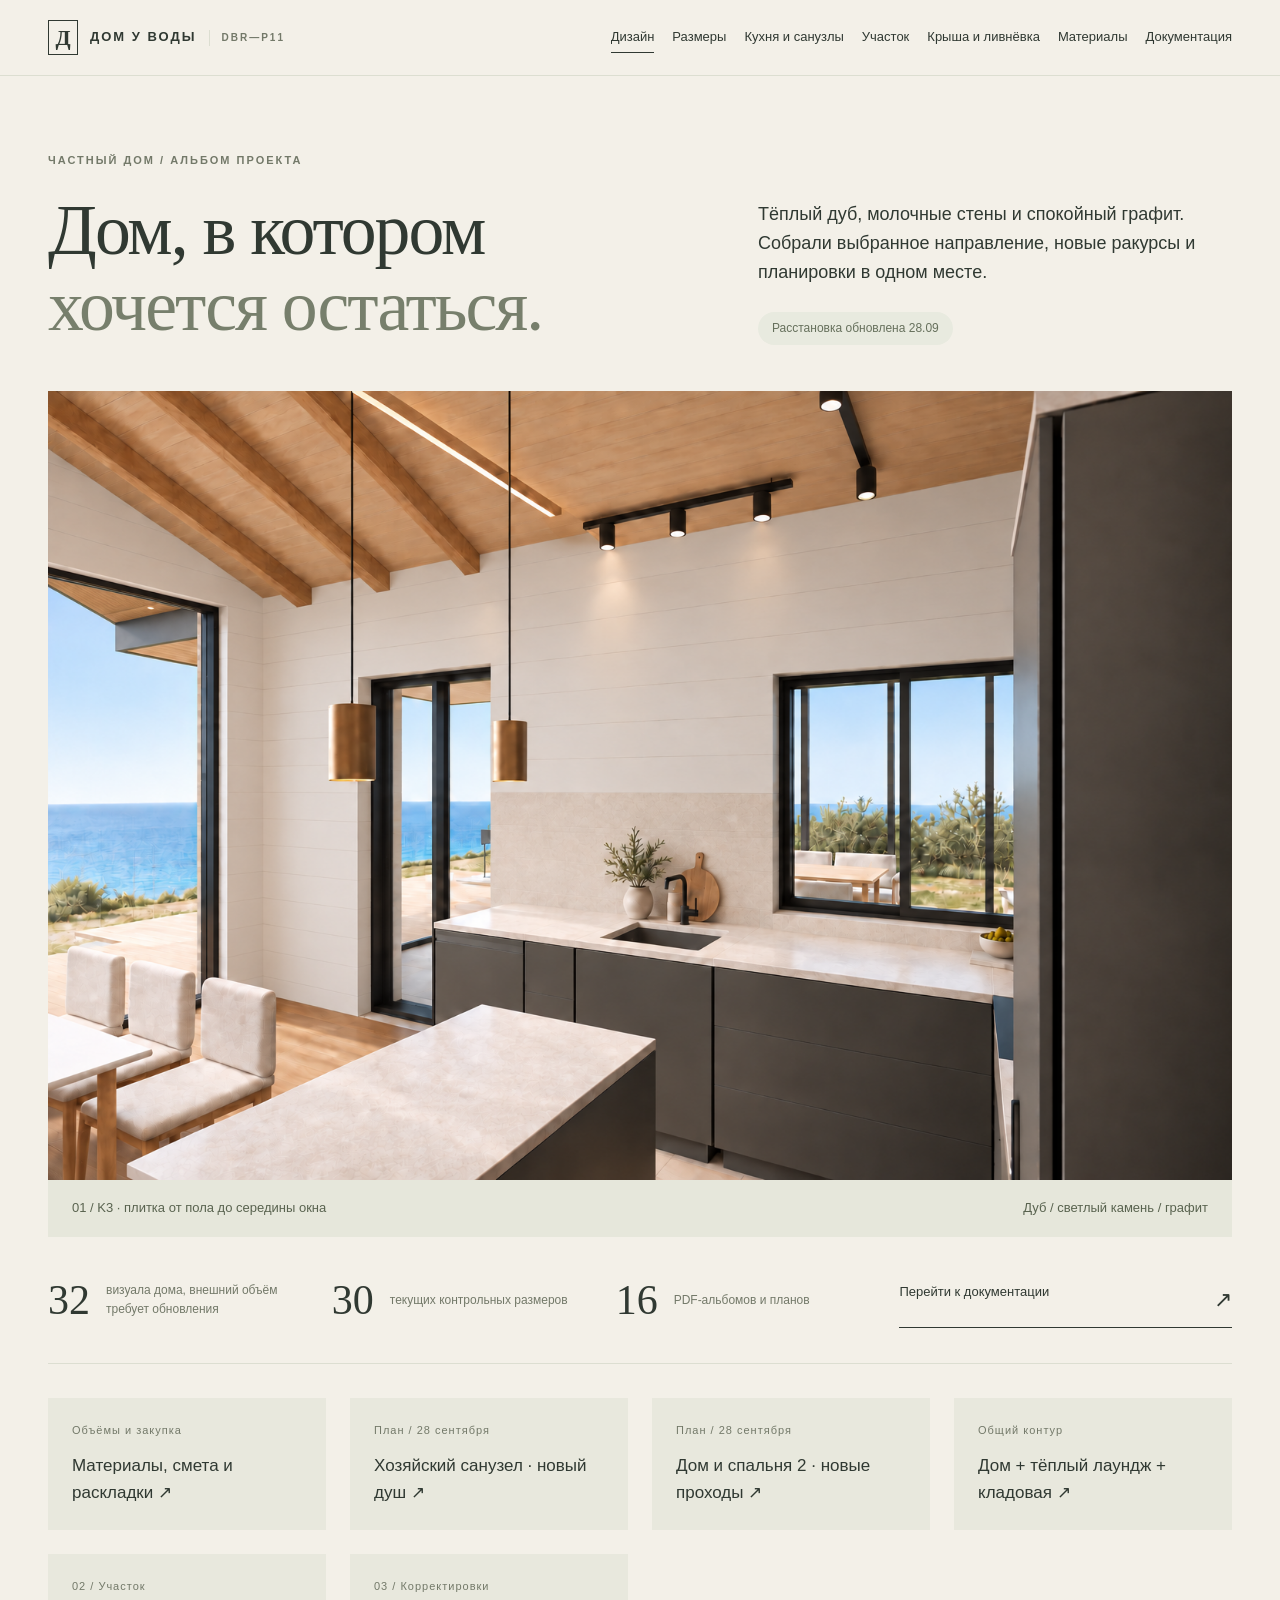
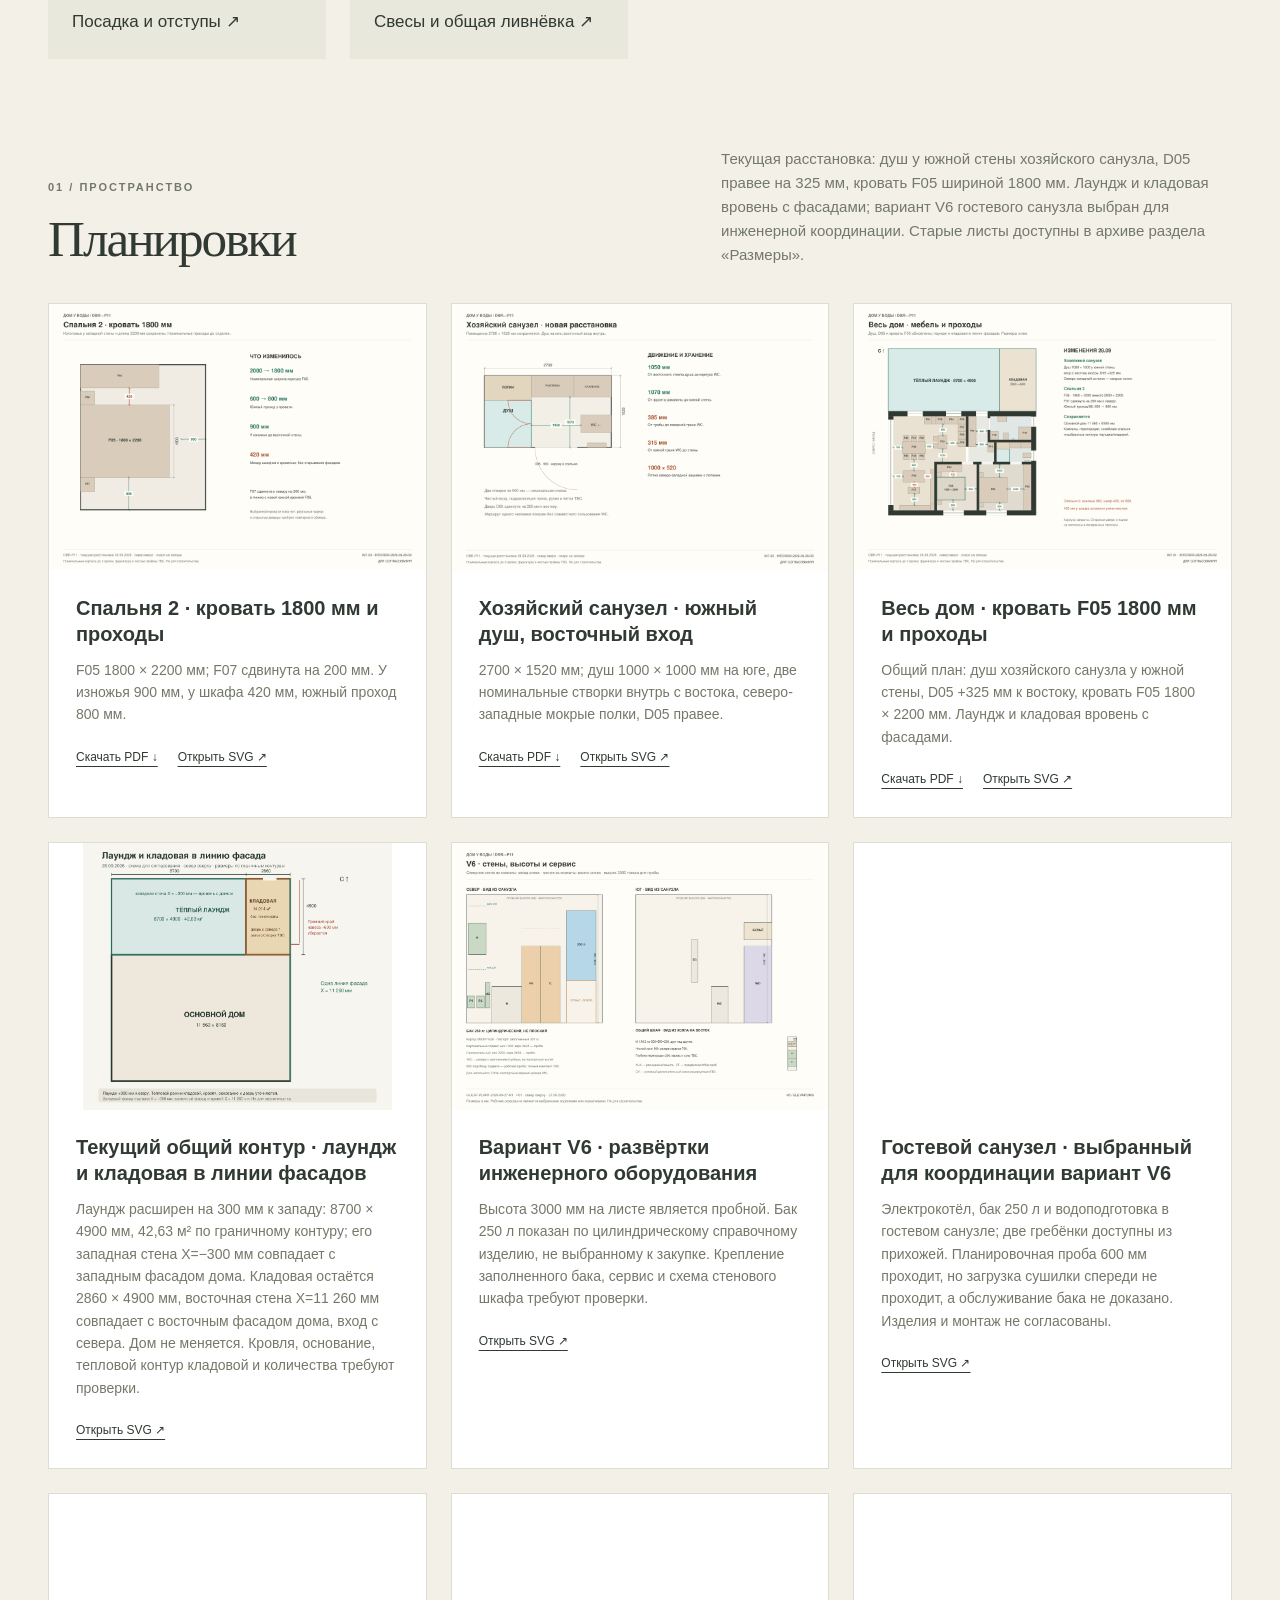
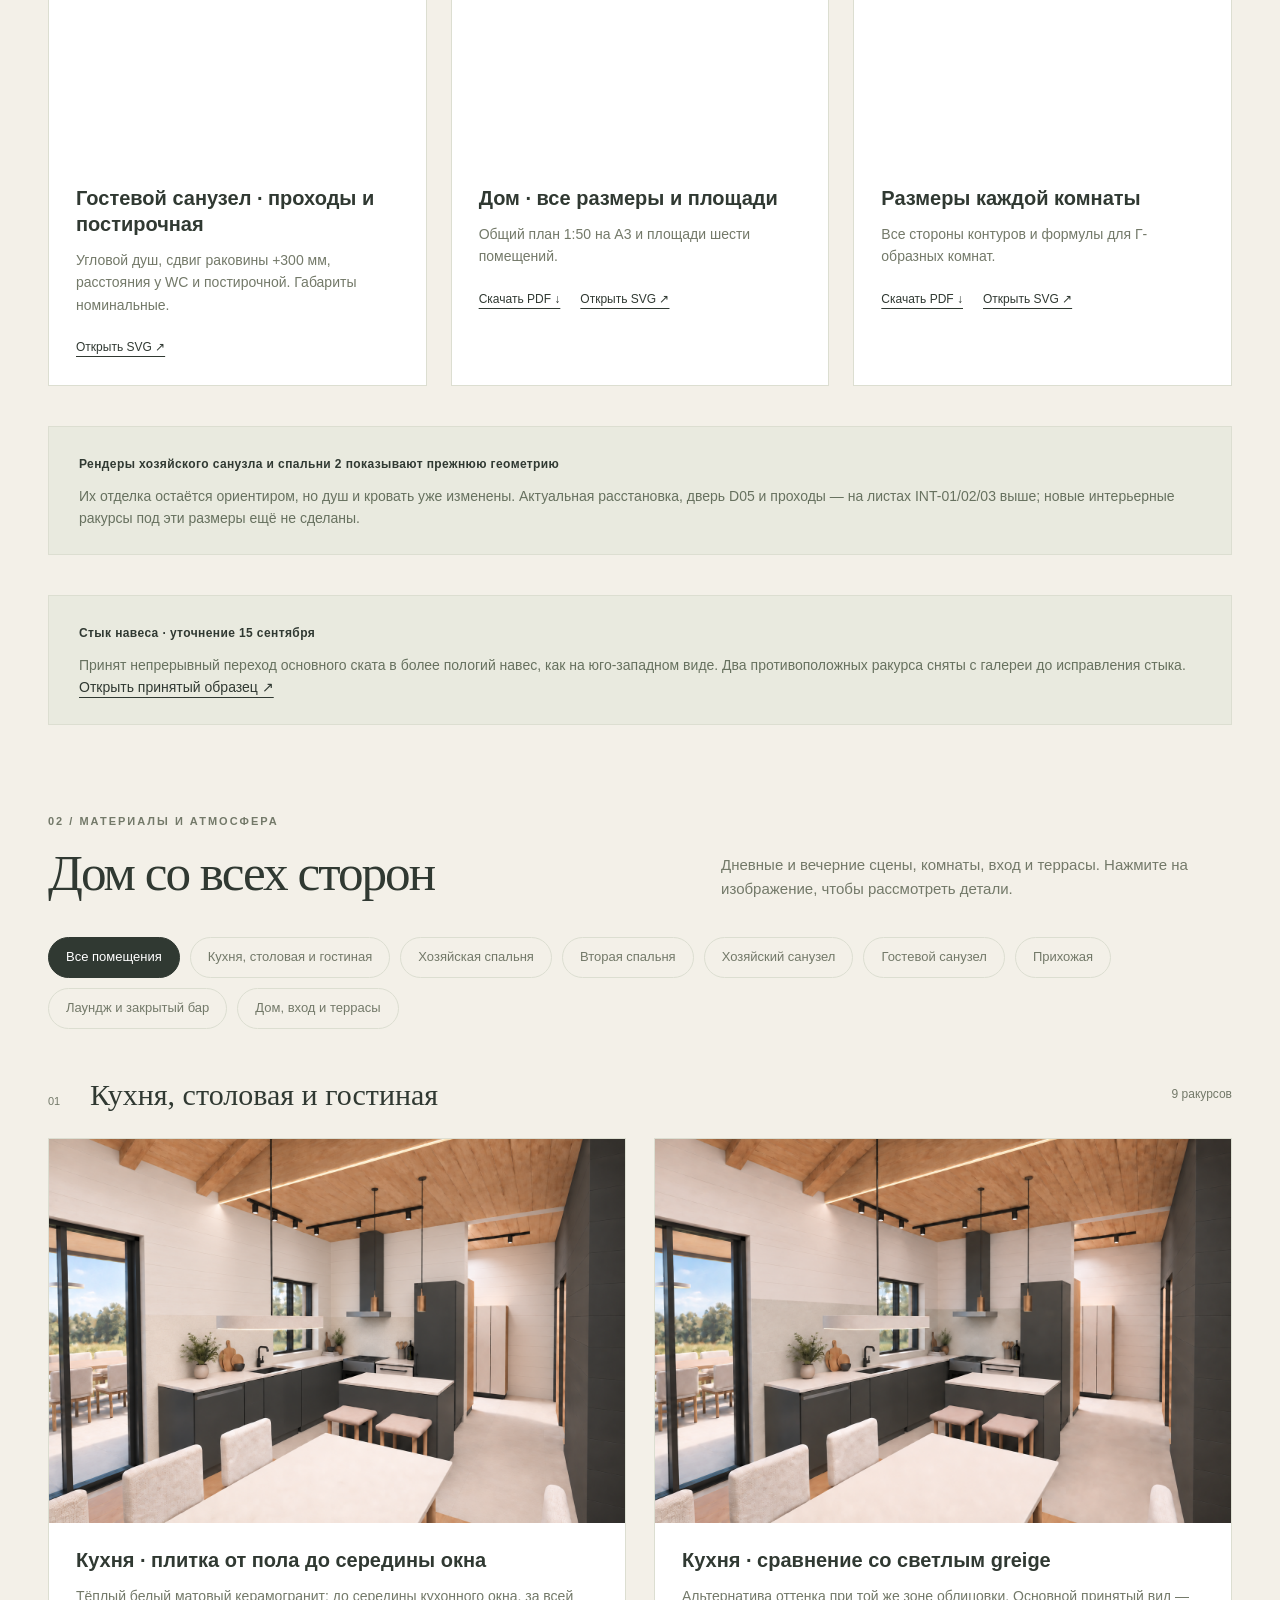
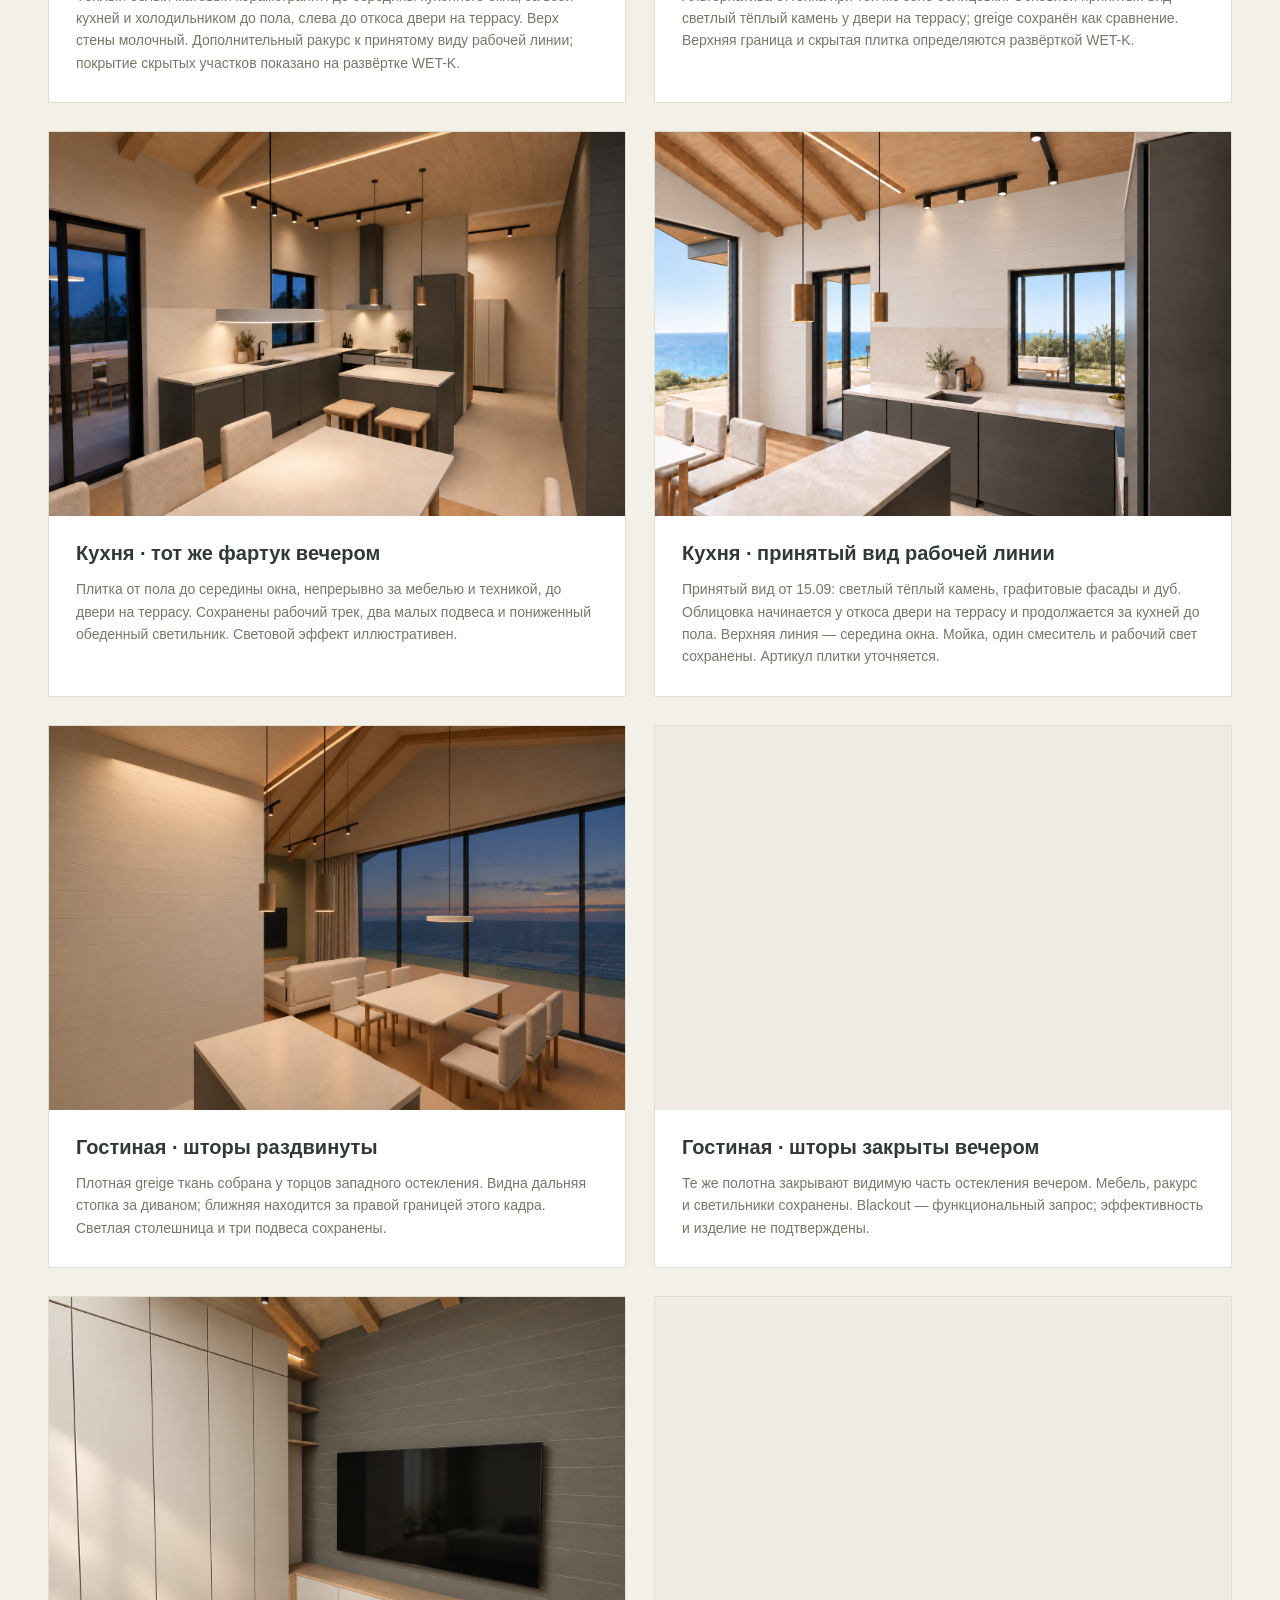
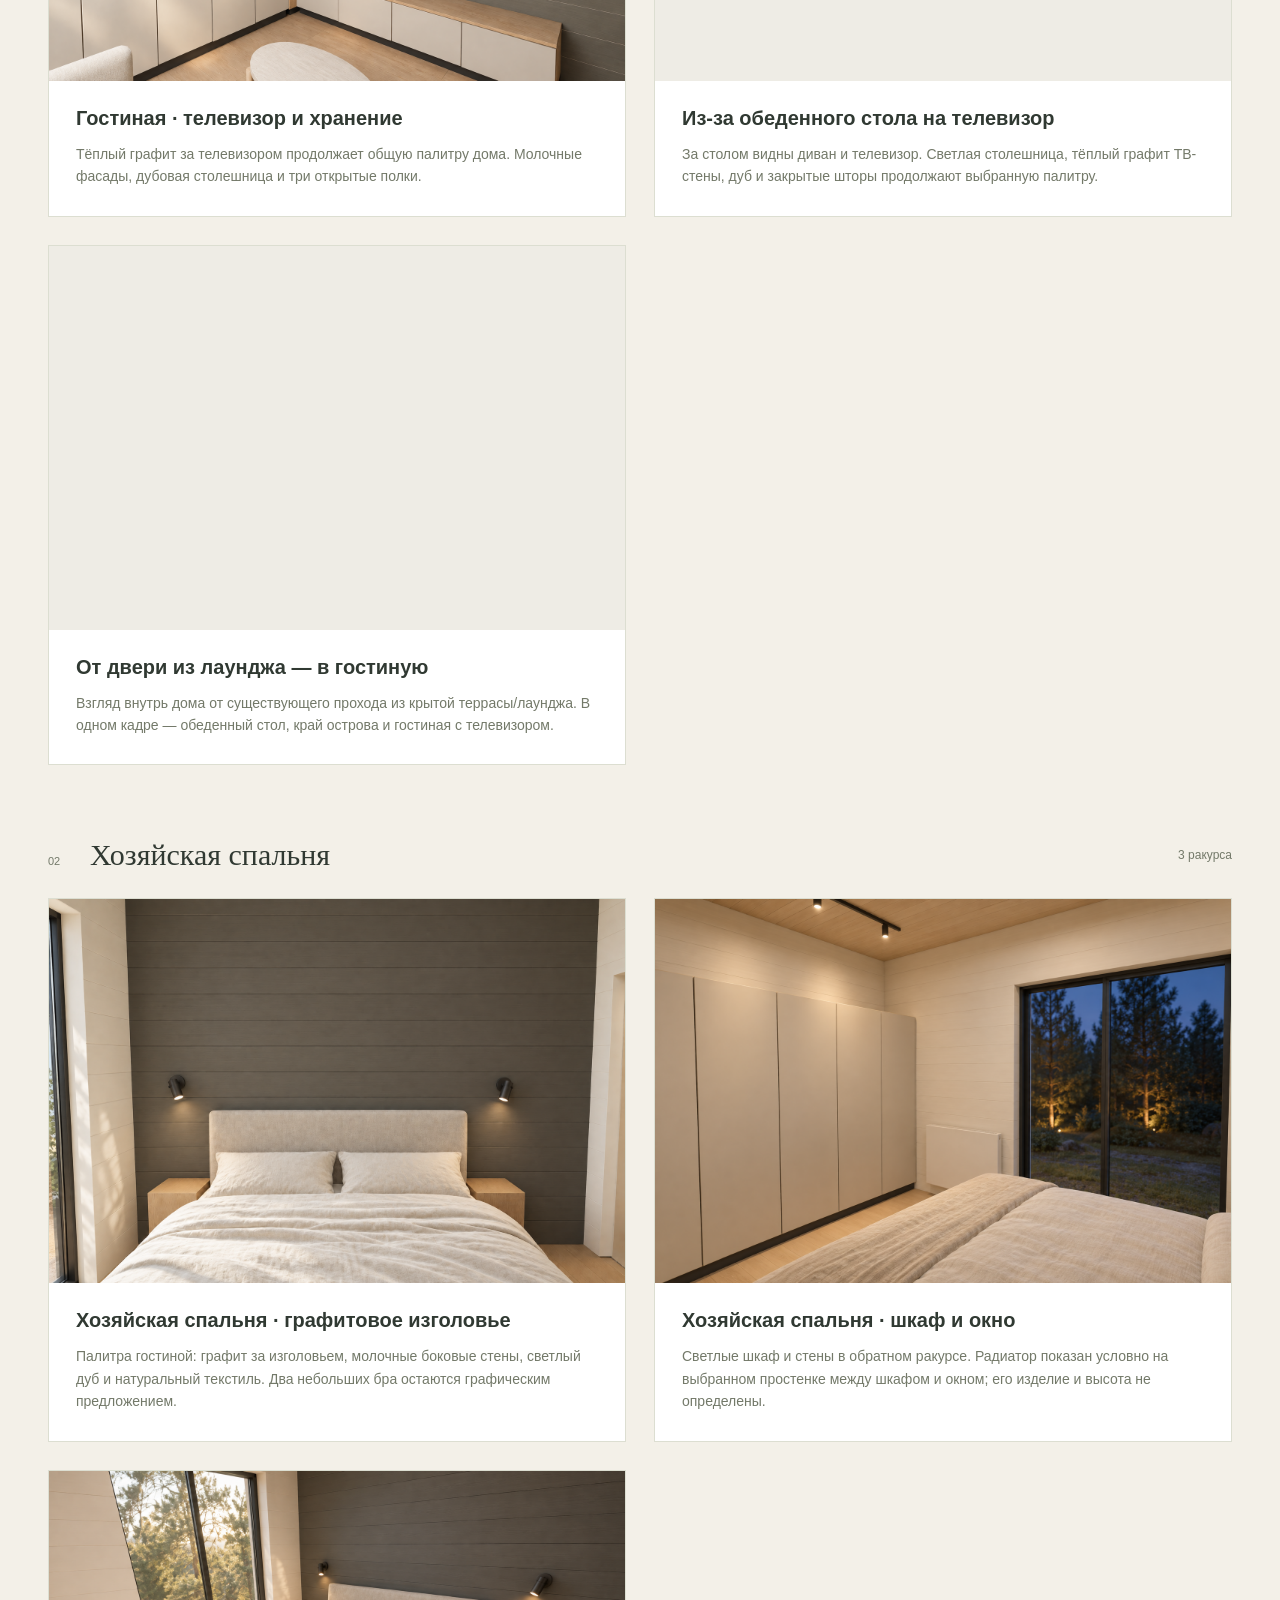
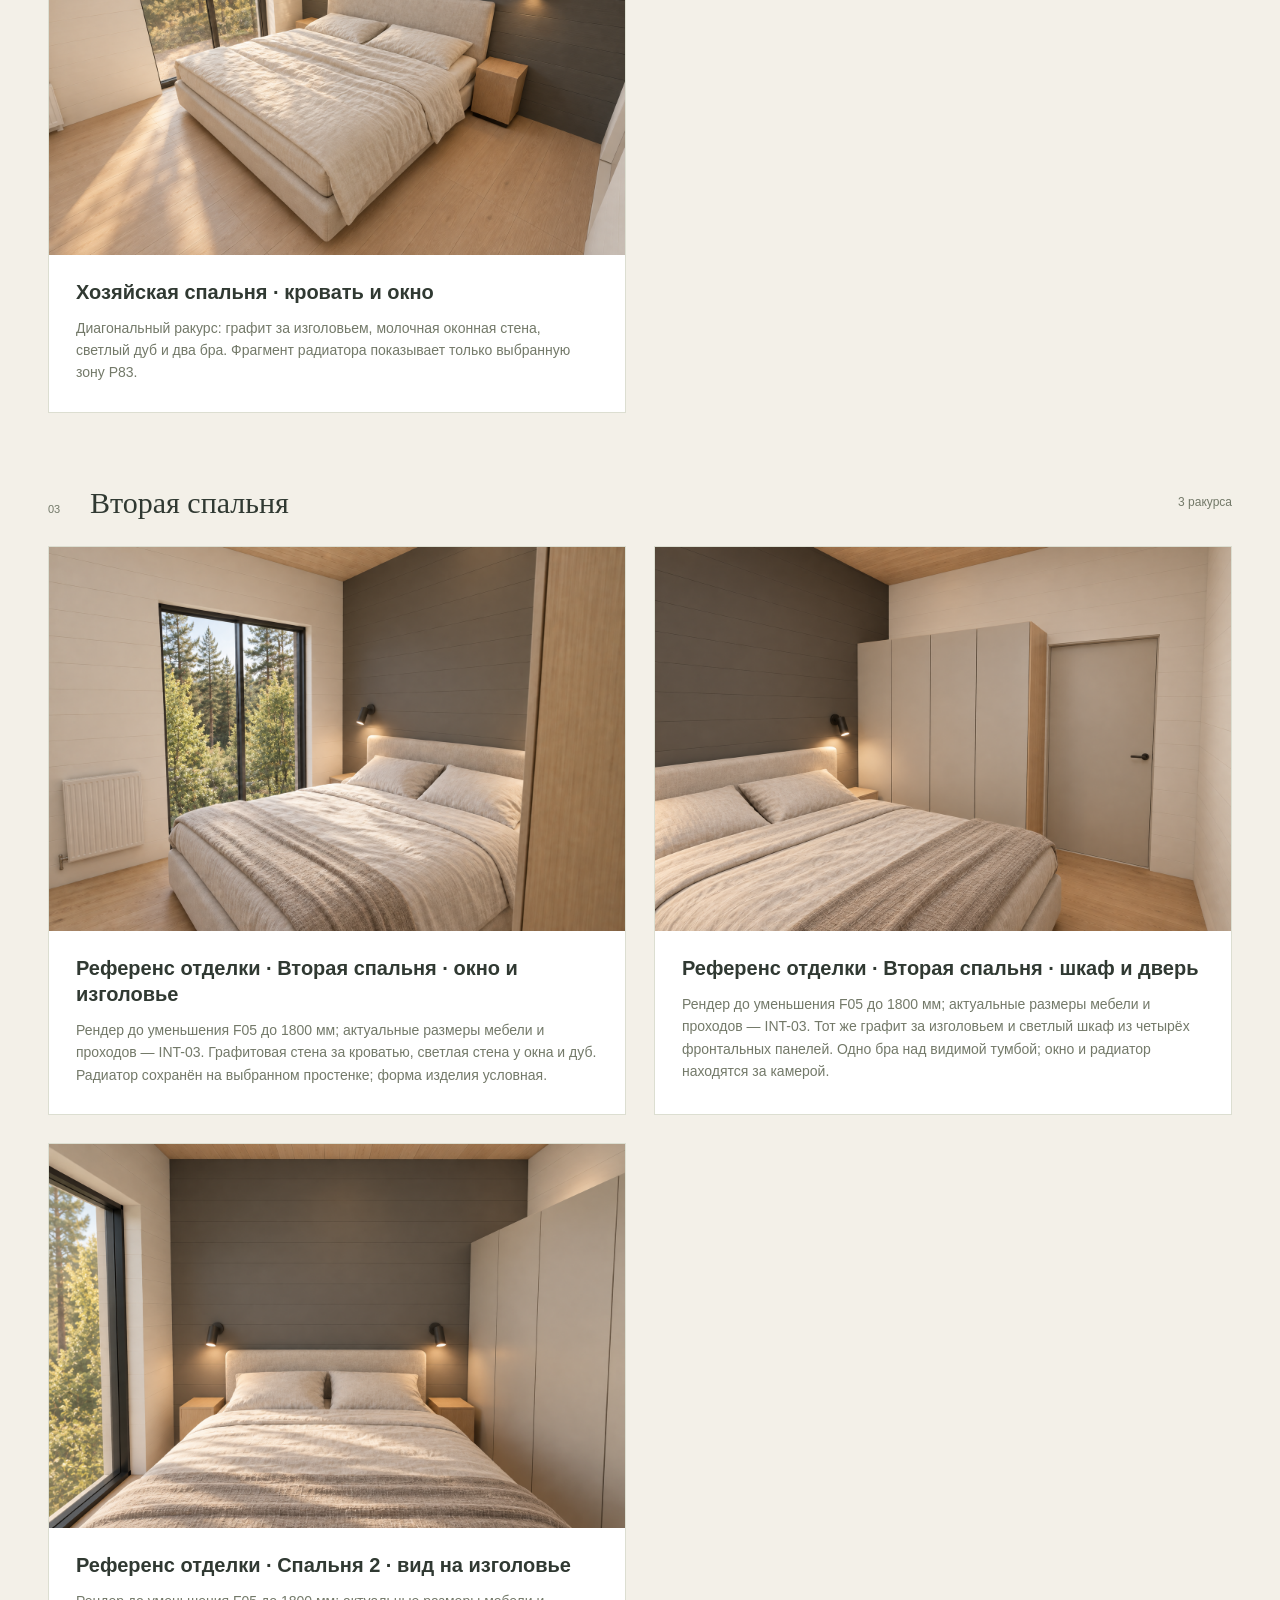
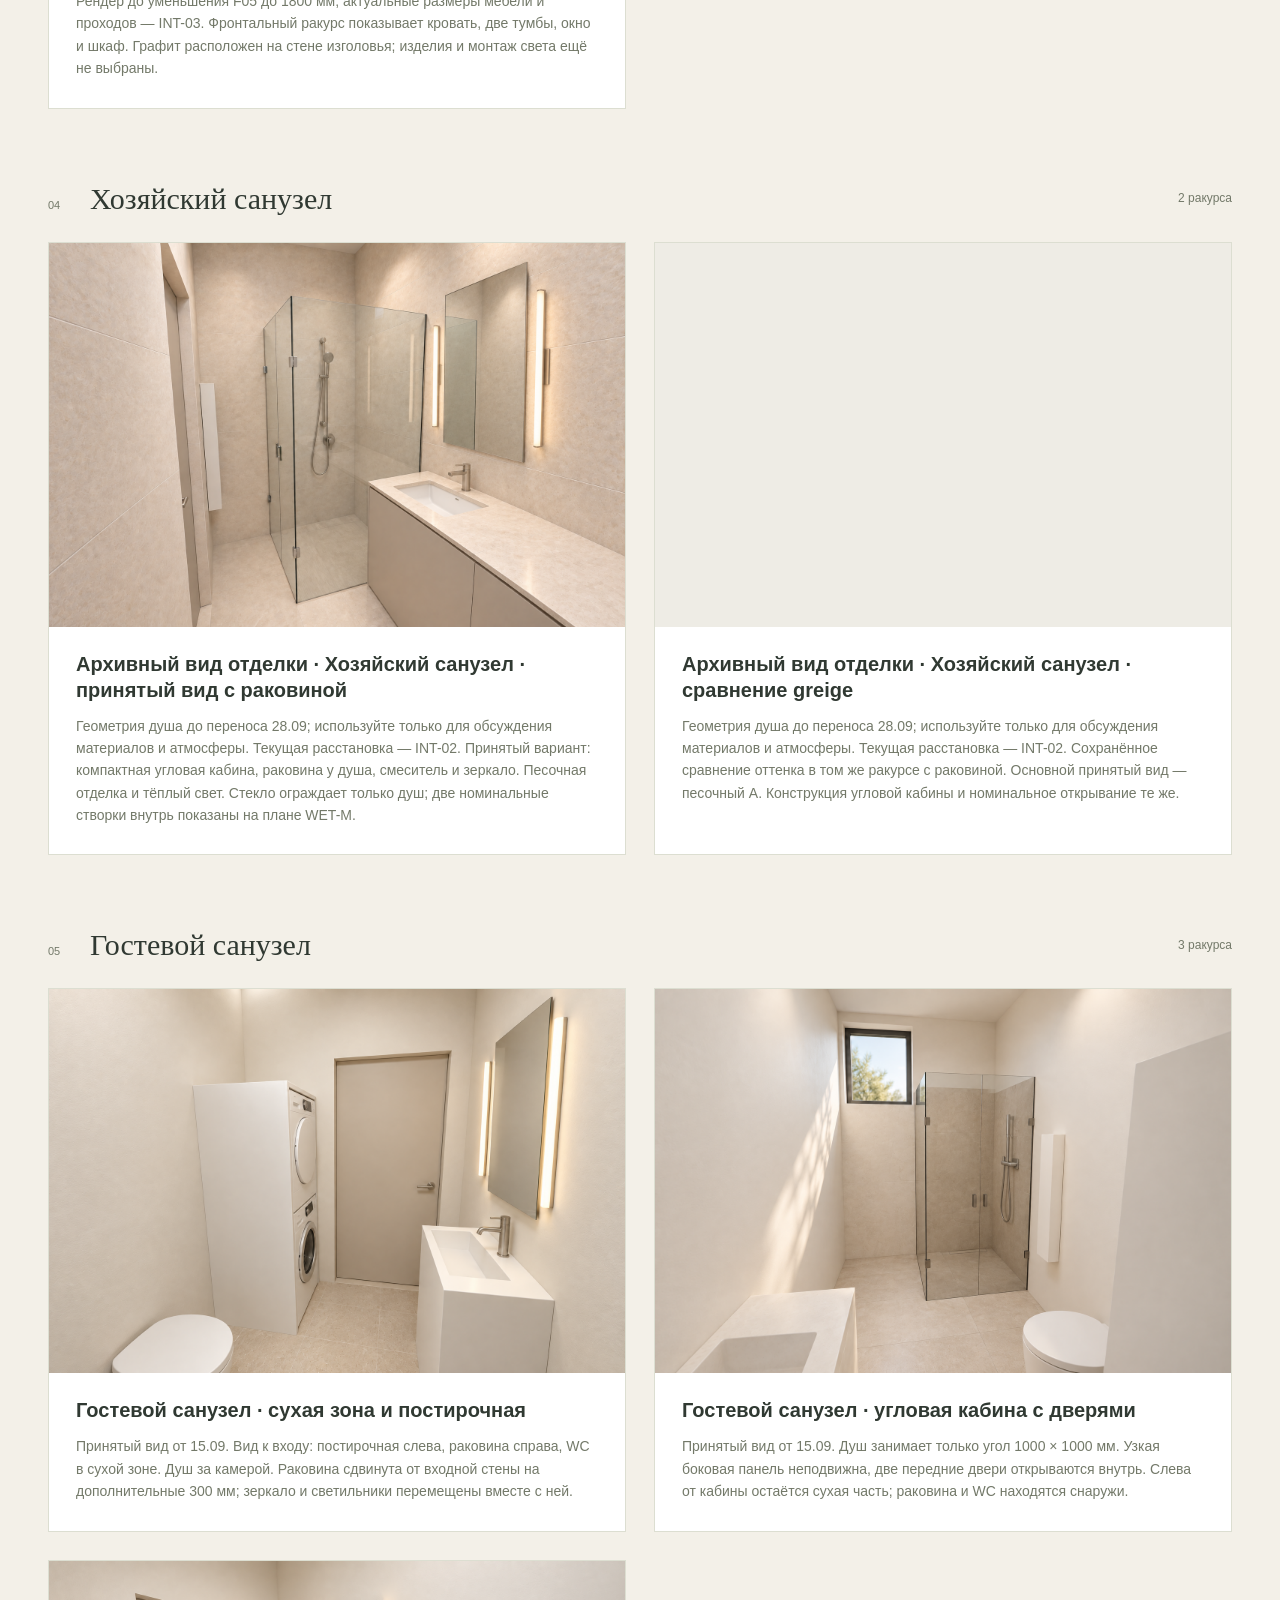
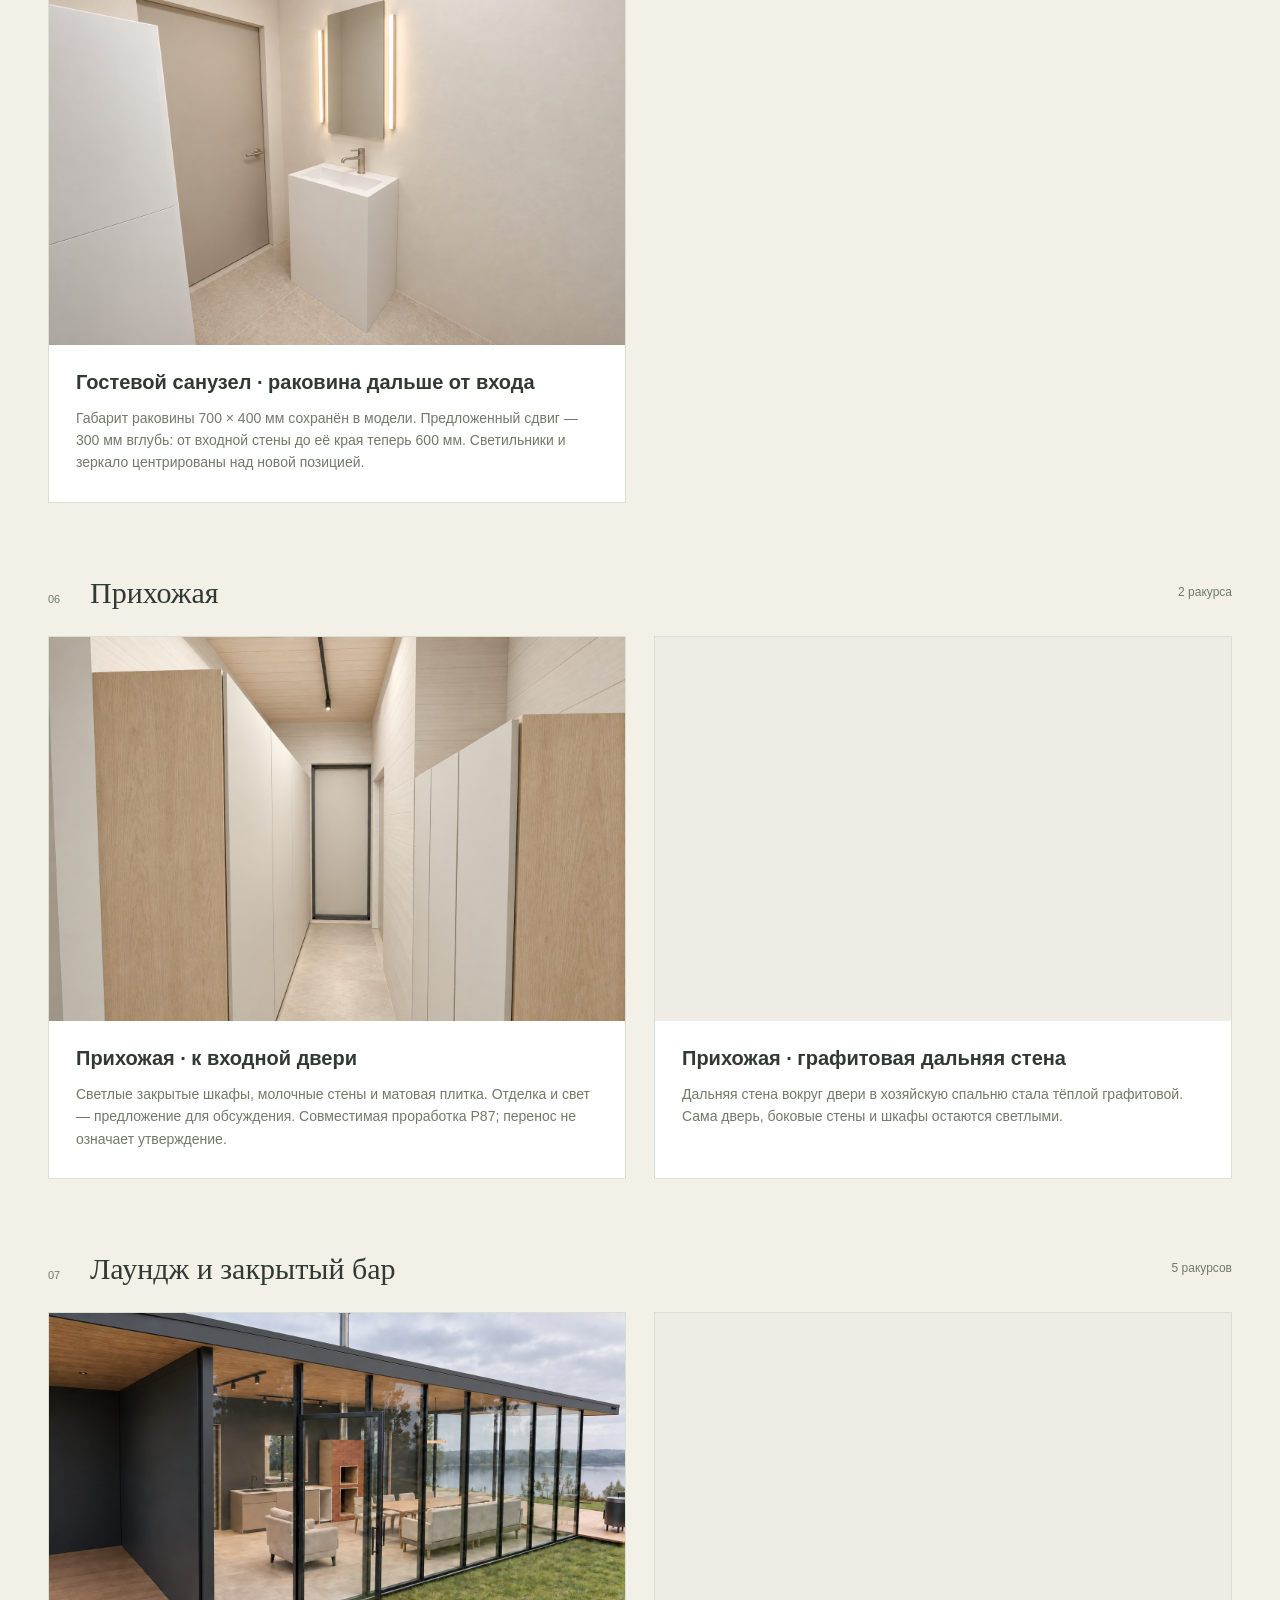
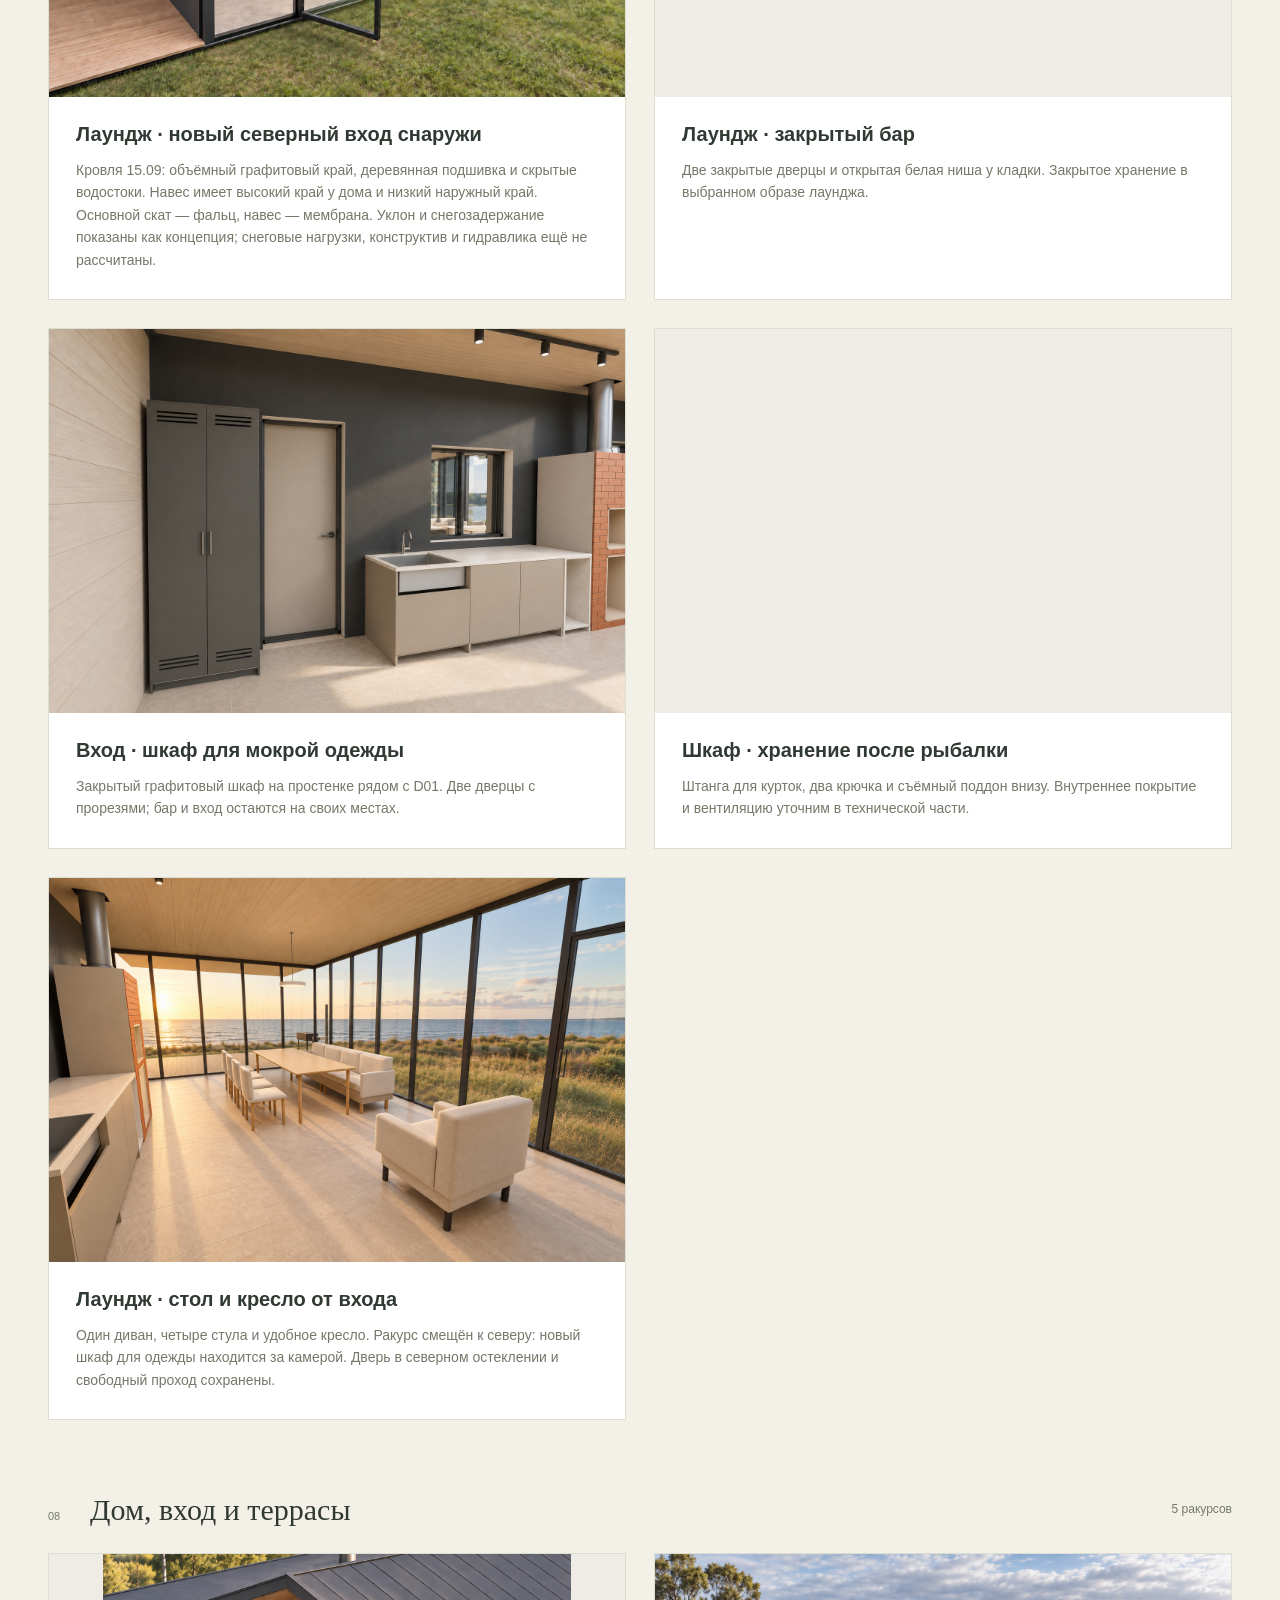
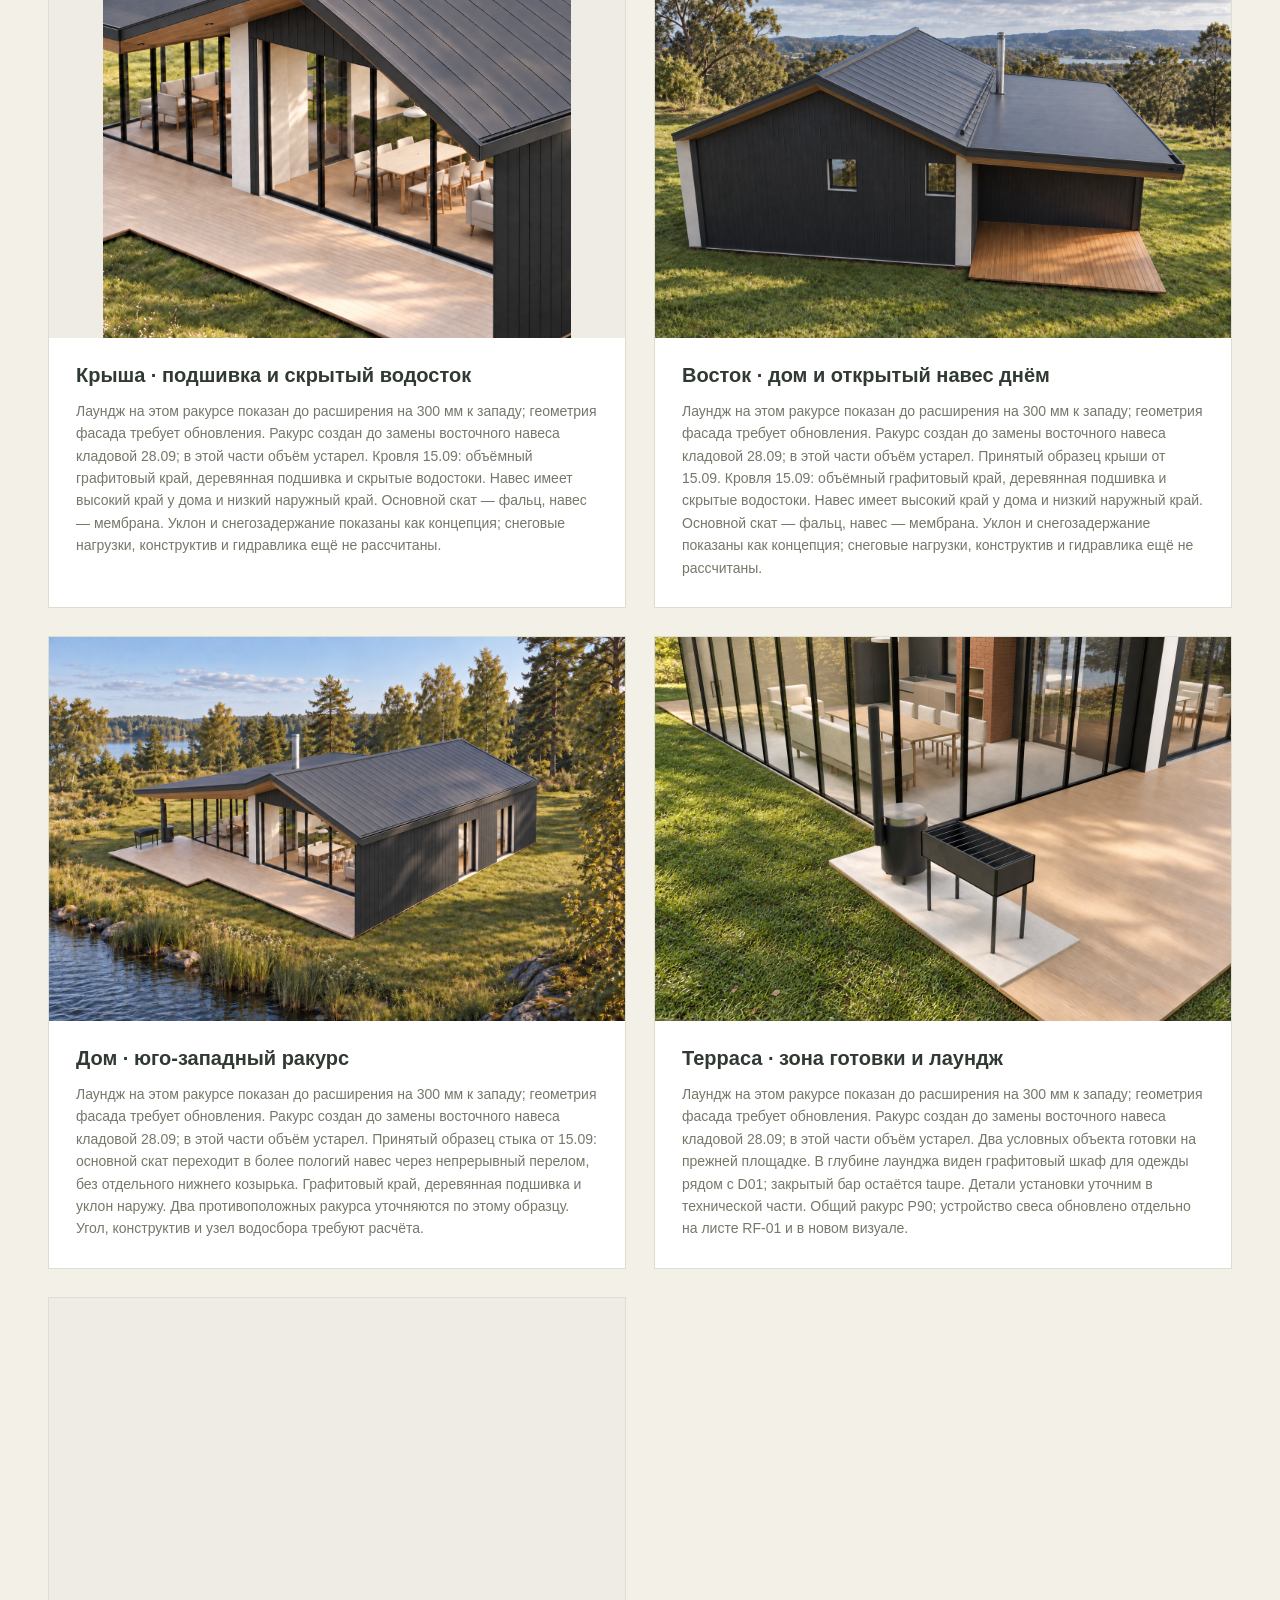
<file: docs/index.html>
<!doctype html>
<html lang="ru"><head><meta charset="utf-8"><meta name="viewport" content="width=device-width,initial-scale=1">
<meta name="description" content="Проект дома DBR-P11: планировки, интерьер, экстерьер и техническая документация для согласования.">
<meta name="theme-color" content="#323a35"><title>Дизайн и планировки · Дом у воды</title>
<link rel="stylesheet" href="assets/site.css"><script src="assets/site.js" defer></script></head><body>
<a class="skip" href="#main">К содержанию</a>
<header class="site-header"><a class="brand" href="index.html"><span class="brand-mark">Д</span> ДОМ У ВОДЫ <small>DBR—P11</small></a>
<nav aria-label="Основная навигация"><a aria-current="page" href="index.html">Дизайн</a><a  href="plans.html">Размеры</a><a  href="wet-zones.html">Кухня и санузлы</a><a  href="site-plan.html">Участок</a><a  href="details.html">Крыша и ливнёвка</a><a  href="materials.html">Материалы</a><a  href="technical.html">Документация</a></nav></header>
<main id="main"><section class="intro wrap"><div><p class="eyebrow">Частный дом / Альбом проекта</p><h1>Дом, в котором<br><em>хочется остаться.</em></h1></div><div class="intro-side"><p>Тёплый дуб, молочные стены и спокойный графит. Собрали выбранное направление, новые ракурсы и планировки в одном месте.</p><span class="pill">Расстановка обновлена 28.09</span></div></section>
<div class="hero wrap"><a class="zoom" href="assets/wet-2026-09-15/kitchen-midwindow-island.png" data-title="Кухня · принятый вид рабочей линии"><img src="assets/wet-2026-09-15/kitchen-midwindow-island.png" width="1536" height="1024" loading="eager" decoding="async" alt="Кухня · принятый вид рабочей линии"><span class="zoom-label">Смотреть крупнее ↗</span></a><div class="hero-caption"><span>01 / K3 · плитка от пола до середины окна</span><span>Дуб / светлый камень / графит</span></div></div>
<div class="stats wrap"><div><strong>32</strong><span>визуала дома, внешний объём требует обновления</span></div><div><strong>30</strong><span>текущих контрольных размеров</span></div><div><strong>16</strong><span>PDF-альбомов и планов</span></div><a href="technical.html">Перейти к документации <span>↗</span></a></div>
<div class="update-links wrap"><a href="materials.html"><span>Объёмы и закупка</span><strong>Материалы, смета и раскладки ↗</strong></a><a href="wet-zones.html#master"><span>План / 28 сентября</span><strong>Хозяйский санузел · новый душ ↗</strong></a><a href="plans.html#clearances"><span>План / 28 сентября</span><strong>Дом и спальня 2 · новые проходы ↗</strong></a><a href="plans.html#combined-plan"><span>Общий контур</span><strong>Дом + тёплый лаундж + кладовая ↗</strong></a><a href="site-plan.html"><span>02 / Участок</span><strong>Посадка и отступы ↗</strong></a><a href="details.html"><span>03 / Корректировки</span><strong>Свесы и общая ливнёвка ↗</strong></a></div><section class="section wrap" id="plans"><div class="section-heading"><div><p class="eyebrow">01 / Пространство</p><h2>Планировки</h2></div><p>Текущая расстановка: душ у южной стены хозяйского санузла, D05 правее на 325 мм, кровать F05 шириной 1800 мм. Лаундж и кладовая вровень с фасадами; вариант V6 гостевого санузла выбран для инженерной координации. Старые листы доступны в архиве раздела «Размеры».</p></div><div class="plan-grid"><article class="visual-card"><a class="zoom" href="assets/interior-2026-09-28/INT-03-bedroom2.png" data-title="Спальня 2 · кровать 1800 мм и проходы"><img src="assets/interior-2026-09-28/INT-03-bedroom2.png" width="2200" height="1556" loading="lazy" decoding="async" alt="Спальня 2 · кровать 1800 мм и проходы"><span class="zoom-label">Смотреть крупнее ↗</span></a><div class="card-copy"><h3>Спальня 2 · кровать 1800 мм и проходы</h3><p>F05 1800 × 2200 мм; F07 сдвинута на 200 мм. У изножья 900 мм, у шкафа 420 мм, южный проход 800 мм.</p><div class="file-links"><a class="" href="assets/interior-2026-09-28/DBR-P11-interior-2026-09-28.pdf">Скачать PDF ↓</a><a class="" href="assets/interior-2026-09-28/INT-03-bedroom2.svg">Открыть SVG ↗</a></div></div></article><article class="visual-card"><a class="zoom" href="assets/interior-2026-09-28/INT-02-master-bath.png" data-title="Хозяйский санузел · южный душ, восточный вход"><img src="assets/interior-2026-09-28/INT-02-master-bath.png" width="2200" height="1556" loading="lazy" decoding="async" alt="Хозяйский санузел · южный душ, восточный вход"><span class="zoom-label">Смотреть крупнее ↗</span></a><div class="card-copy"><h3>Хозяйский санузел · южный душ, восточный вход</h3><p>2700 × 1520 мм; душ 1000 × 1000 мм на юге, две номинальные створки внутрь с востока, северо-западные мокрые полки, D05 правее.</p><div class="file-links"><a class="" href="assets/interior-2026-09-28/DBR-P11-interior-2026-09-28.pdf">Скачать PDF ↓</a><a class="" href="assets/interior-2026-09-28/INT-02-master-bath.svg">Открыть SVG ↗</a></div></div></article><article class="visual-card"><a class="zoom" href="assets/interior-2026-09-28/INT-01-whole-house.png" data-title="Весь дом · кровать F05 1800 мм и проходы"><img src="assets/interior-2026-09-28/INT-01-whole-house.png" width="2200" height="1556" loading="lazy" decoding="async" alt="Весь дом · кровать F05 1800 мм и проходы"><span class="zoom-label">Смотреть крупнее ↗</span></a><div class="card-copy"><h3>Весь дом · кровать F05 1800 мм и проходы</h3><p>Общий план: душ хозяйского санузла у южной стены, D05 +325 мм к востоку, кровать F05 1800 × 2200 мм. Лаундж и кладовая вровень с фасадами.</p><div class="file-links"><a class="" href="assets/interior-2026-09-28/DBR-P11-interior-2026-09-28.pdf">Скачать PDF ↓</a><a class="" href="assets/interior-2026-09-28/INT-01-whole-house.svg">Открыть SVG ↗</a></div></div></article><article class="visual-card"><a class="zoom" href="assets/north-store-2026-09-28/NORTH-STORE-02.png" data-title="Текущий общий контур · лаундж и кладовая в линии фасадов"><img src="assets/north-store-2026-09-28/NORTH-STORE-02.png" width="1950" height="1680" loading="lazy" decoding="async" alt="Текущий общий контур · лаундж и кладовая в линии фасадов"><span class="zoom-label">Смотреть крупнее ↗</span></a><div class="card-copy"><h3>Текущий общий контур · лаундж и кладовая в линии фасадов</h3><p>Лаундж расширен на 300 мм к западу: 8700 × 4900 мм, 42,63 м² по граничному контуру; его западная стена X=−300 мм совпадает с западным фасадом дома. Кладовая остаётся 2860 × 4900 мм, восточная стена X=11 260 мм совпадает с восточным фасадом дома, вход с севера. Дом не меняется. Кровля, основание, тепловой контур кладовой и количества требуют проверки.</p><div class="file-links"><a class="" href="assets/north-store-2026-09-28/NORTH-STORE-02.svg">Открыть SVG ↗</a></div></div></article><article class="visual-card"><a class="zoom" href="assets/guest-plant-2026-09-28/V6-elevation.png" data-title="Вариант V6 · развёртки инженерного оборудования"><img src="assets/guest-plant-2026-09-28/V6-elevation.png" width="2400" height="1698" loading="lazy" decoding="async" alt="Вариант V6 · развёртки инженерного оборудования"><span class="zoom-label">Смотреть крупнее ↗</span></a><div class="card-copy"><h3>Вариант V6 · развёртки инженерного оборудования</h3><p>Высота 3000 мм на листе является пробной. Бак 250 л показан по цилиндрическому справочному изделию, не выбранному к закупке. Крепление заполненного бака, сервис и схема стенового шкафа требуют проверки.</p><div class="file-links"><a class="" href="assets/guest-plant-2026-09-28/V6-elevation.svg">Открыть SVG ↗</a></div></div></article><article class="visual-card"><a class="zoom" href="assets/guest-plant-2026-09-28/V6-plan.png" data-title="Гостевой санузел · выбранный для координации вариант V6"><img src="assets/guest-plant-2026-09-28/V6-plan.png" width="2400" height="1698" loading="lazy" decoding="async" alt="Гостевой санузел · выбранный для координации вариант V6"><span class="zoom-label">Смотреть крупнее ↗</span></a><div class="card-copy"><h3>Гостевой санузел · выбранный для координации вариант V6</h3><p>Электрокотёл, бак 250 л и водоподготовка в гостевом санузле; две гребёнки доступны из прихожей. Планировочная проба 600 мм проходит, но загрузка сушилки спереди не проходит, а обслуживание бака не доказано. Изделия и монтаж не согласованы.</p><div class="file-links"><a class="" href="assets/guest-plant-2026-09-28/V6-plan.svg">Открыть SVG ↗</a></div></div></article><article class="visual-card"><a class="zoom" href="assets/space-2026-09-15/SPACE-03-guest.png" data-title="Гостевой санузел · проходы и постирочная"><img src="assets/space-2026-09-15/SPACE-03-guest.png" width="2200" height="1556" loading="lazy" decoding="async" alt="Гостевой санузел · проходы и постирочная"><span class="zoom-label">Смотреть крупнее ↗</span></a><div class="card-copy"><h3>Гостевой санузел · проходы и постирочная</h3><p>Угловой душ, сдвиг раковины +300 мм, расстояния у WC и постирочной. Габариты номинальные.</p><div class="file-links"><a class="" href="assets/space-2026-09-15/SPACE-03-guest.svg">Открыть SVG ↗</a></div></div></article><article class="visual-card"><a class="zoom" href="assets/plans/AREA-01-house.png" data-title="Дом · все размеры и площади"><img src="assets/plans/AREA-01-house.png" width="2200" height="1556" loading="lazy" decoding="async" alt="Дом · все размеры и площади"><span class="zoom-label">Смотреть крупнее ↗</span></a><div class="card-copy"><h3>Дом · все размеры и площади</h3><p>Общий план 1:50 на A3 и площади шести помещений.</p><div class="file-links"><a class="" href="assets/plans/DBR-P11-room-dimensions.pdf">Скачать PDF ↓</a><a class="" href="assets/plans/AREA-01-house.svg">Открыть SVG ↗</a></div></div></article><article class="visual-card"><a class="zoom" href="assets/plans/AREA-02-rooms.png" data-title="Размеры каждой комнаты"><img src="assets/plans/AREA-02-rooms.png" width="2200" height="1556" loading="lazy" decoding="async" alt="Размеры каждой комнаты"><span class="zoom-label">Смотреть крупнее ↗</span></a><div class="card-copy"><h3>Размеры каждой комнаты</h3><p>Все стороны контуров и формулы для Г-образных комнат.</p><div class="file-links"><a class="" href="assets/plans/DBR-P11-room-dimensions.pdf">Скачать PDF ↓</a><a class="" href="assets/plans/AREA-02-rooms.svg">Открыть SVG ↗</a></div></div></article></div></section>
<div class="status-note wrap spaced"><strong>Рендеры хозяйского санузла и спальни 2 показывают прежнюю геометрию</strong><p>Их отделка остаётся ориентиром, но душ и кровать уже изменены. Актуальная расстановка, дверь D05 и проходы — на листах INT-01/02/03 выше; новые интерьерные ракурсы под эти размеры ещё не сделаны.</p></div><div class="status-note wrap spaced"><strong>Стык навеса · уточнение 15 сентября</strong><p>Принят непрерывный переход основного ската в более пологий навес, как на юго-западном виде. Два противоположных ракурса сняты с галереи до исправления стыка.</p><a href="details.html#roof">Открыть принятый образец ↗</a></div><section class="section wrap" id="gallery"><div class="section-heading"><div><p class="eyebrow">02 / Материалы и атмосфера</p><h2>Дом со всех сторон</h2></div><p>Дневные и вечерние сцены, комнаты, вход и террасы. Нажмите на изображение, чтобы рассмотреть детали.</p></div>
<div class="room-nav" role="group" aria-label="Фильтр по помещениям"><button class="selected" data-room="all" aria-pressed="true">Все помещения</button><button data-room="common" aria-pressed="false">Кухня, столовая и гостиная</button><button data-room="master_bedroom" aria-pressed="false">Хозяйская спальня</button><button data-room="bedroom2" aria-pressed="false">Вторая спальня</button><button data-room="master_bath" aria-pressed="false">Хозяйский санузел</button><button data-room="guest_bath" aria-pressed="false">Гостевой санузел</button><button data-room="hall" aria-pressed="false">Прихожая</button><button data-room="lounge" aria-pressed="false">Лаундж и закрытый бар</button><button data-room="exterior" aria-pressed="false">Дом, вход и террасы</button></div><div id="rooms"><section class="room-section" data-section="common"><div class="room-heading"><h3><span>01</span>Кухня, столовая и гостиная</h3><span>9 ракурсов</span></div><div class="visual-grid"><article class="visual-card"><a class="zoom" href="assets/wet-2026-09-15/kitchen-midwindow-ivory.png" data-title="Кухня · плитка от пола до середины окна"><img src="assets/wet-2026-09-15/kitchen-midwindow-ivory.png" width="1536" height="1024" loading="lazy" decoding="async" alt="Кухня · плитка от пола до середины окна"><span class="zoom-label">Смотреть крупнее ↗</span></a><div class="card-copy"><h3>Кухня · плитка от пола до середины окна</h3><p>Тёплый белый матовый керамогранит: до середины кухонного окна, за всей кухней и холодильником до пола, слева до откоса двери на террасу. Верх стены молочный. Дополнительный ракурс к принятому виду рабочей линии; покрытие скрытых участков показано на развёртке WET-K.</p></div></article><article class="visual-card"><a class="zoom" href="assets/wet-2026-09-15/kitchen-midwindow-greige.png" data-title="Кухня · сравнение со светлым greige"><img src="assets/wet-2026-09-15/kitchen-midwindow-greige.png" width="1536" height="1024" loading="lazy" decoding="async" alt="Кухня · сравнение со светлым greige"><span class="zoom-label">Смотреть крупнее ↗</span></a><div class="card-copy"><h3>Кухня · сравнение со светлым greige</h3><p>Альтернатива оттенка при той же зоне облицовки. Основной принятый вид — светлый тёплый камень у двери на террасу; greige сохранён как сравнение. Верхняя граница и скрытая плитка определяются развёрткой WET-K.</p></div></article><article class="visual-card"><a class="zoom" href="assets/wet-2026-09-15/kitchen-midwindow-evening.png" data-title="Кухня · тот же фартук вечером"><img src="assets/wet-2026-09-15/kitchen-midwindow-evening.png" width="1536" height="1024" loading="lazy" decoding="async" alt="Кухня · тот же фартук вечером"><span class="zoom-label">Смотреть крупнее ↗</span></a><div class="card-copy"><h3>Кухня · тот же фартук вечером</h3><p>Плитка от пола до середины окна, непрерывно за мебелью и техникой, до двери на террасу. Сохранены рабочий трек, два малых подвеса и пониженный обеденный светильник. Световой эффект иллюстративен.</p></div></article><article class="visual-card"><a class="zoom" href="assets/wet-2026-09-15/kitchen-midwindow-island.png" data-title="Кухня · принятый вид рабочей линии"><img src="assets/wet-2026-09-15/kitchen-midwindow-island.png" width="1536" height="1024" loading="lazy" decoding="async" alt="Кухня · принятый вид рабочей линии"><span class="zoom-label">Смотреть крупнее ↗</span></a><div class="card-copy"><h3>Кухня · принятый вид рабочей линии</h3><p>Принятый вид от 15.09: светлый тёплый камень, графитовые фасады и дуб. Облицовка начинается у откоса двери на террасу и продолжается за кухней до пола. Верхняя линия — середина окна. Мойка, один смеситель и рабочий свет сохранены. Артикул плитки уточняется.</p></div></article><article class="visual-card"><a class="zoom" href="assets/visuals/living-curtains-open.png" data-title="Гостиная · шторы раздвинуты"><img src="assets/visuals/living-curtains-open.png" width="1536" height="1024" loading="lazy" decoding="async" alt="Гостиная · шторы раздвинуты"><span class="zoom-label">Смотреть крупнее ↗</span></a><div class="card-copy"><h3>Гостиная · шторы раздвинуты</h3><p>Плотная greige ткань собрана у торцов западного остекления. Видна дальняя стопка за диваном; ближняя находится за правой границей этого кадра. Светлая столешница и три подвеса сохранены.</p></div></article><article class="visual-card"><a class="zoom" href="assets/visuals/living-curtains-closed.png" data-title="Гостиная · шторы закрыты вечером"><img src="assets/visuals/living-curtains-closed.png" width="1536" height="1024" loading="lazy" decoding="async" alt="Гостиная · шторы закрыты вечером"><span class="zoom-label">Смотреть крупнее ↗</span></a><div class="card-copy"><h3>Гостиная · шторы закрыты вечером</h3><p>Те же полотна закрывают видимую часть остекления вечером. Мебель, ракурс и светильники сохранены. Blackout — функциональный запрос; эффективность и изделие не подтверждены.</p></div></article><article class="visual-card"><a class="zoom" href="assets/visuals/living-media-current.png" data-title="Гостиная · телевизор и хранение"><img src="assets/visuals/living-media-current.png" width="1536" height="1024" loading="lazy" decoding="async" alt="Гостиная · телевизор и хранение"><span class="zoom-label">Смотреть крупнее ↗</span></a><div class="card-copy"><h3>Гостиная · телевизор и хранение</h3><p>Тёплый графит за телевизором продолжает общую палитру дома. Молочные фасады, дубовая столешница и три открытые полки.</p></div></article><article class="visual-card"><a class="zoom" href="assets/visuals/living-behind-dining-to-tv.png" data-title="Из-за обеденного стола на телевизор"><img src="assets/visuals/living-behind-dining-to-tv.png" width="1536" height="1024" loading="lazy" decoding="async" alt="Из-за обеденного стола на телевизор"><span class="zoom-label">Смотреть крупнее ↗</span></a><div class="card-copy"><h3>Из-за обеденного стола на телевизор</h3><p>За столом видны диван и телевизор. Светлая столешница, тёплый графит ТВ-стены, дуб и закрытые шторы продолжают выбранную палитру.</p></div></article><article class="visual-card"><a class="zoom" href="assets/visuals/living-from-D02-threshold.png" data-title="От двери из лаунджа — в гостиную"><img src="assets/visuals/living-from-D02-threshold.png" width="1536" height="1024" loading="lazy" decoding="async" alt="От двери из лаунджа — в гостиную"><span class="zoom-label">Смотреть крупнее ↗</span></a><div class="card-copy"><h3>От двери из лаунджа — в гостиную</h3><p>Взгляд внутрь дома от существующего прохода из крытой террасы/лаунджа. В одном кадре — обеденный стол, край острова и гостиная с телевизором.</p></div></article></div></section><section class="room-section" data-section="master_bedroom"><div class="room-heading"><h3><span>02</span>Хозяйская спальня</h3><span>3 ракурса</span></div><div class="visual-grid"><article class="visual-card"><a class="zoom" href="assets/visuals/master-bedroom-main.png" data-title="Хозяйская спальня · графитовое изголовье"><img src="assets/visuals/master-bedroom-main.png" width="1536" height="1024" loading="lazy" decoding="async" alt="Хозяйская спальня · графитовое изголовье"><span class="zoom-label">Смотреть крупнее ↗</span></a><div class="card-copy"><h3>Хозяйская спальня · графитовое изголовье</h3><p>Палитра гостиной: графит за изголовьем, молочные боковые стены, светлый дуб и натуральный текстиль. Два небольших бра остаются графическим предложением.</p></div></article><article class="visual-card"><a class="zoom" href="assets/visuals/master-bedroom-reverse.png" data-title="Хозяйская спальня · шкаф и окно"><img src="assets/visuals/master-bedroom-reverse.png" width="1536" height="1024" loading="lazy" decoding="async" alt="Хозяйская спальня · шкаф и окно"><span class="zoom-label">Смотреть крупнее ↗</span></a><div class="card-copy"><h3>Хозяйская спальня · шкаф и окно</h3><p>Светлые шкаф и стены в обратном ракурсе. Радиатор показан условно на выбранном простенке между шкафом и окном; его изделие и высота не определены.</p></div></article><article class="visual-card"><a class="zoom" href="assets/visuals/master-bedroom-diagonal.png" data-title="Хозяйская спальня · кровать и окно"><img src="assets/visuals/master-bedroom-diagonal.png" width="1536" height="1024" loading="lazy" decoding="async" alt="Хозяйская спальня · кровать и окно"><span class="zoom-label">Смотреть крупнее ↗</span></a><div class="card-copy"><h3>Хозяйская спальня · кровать и окно</h3><p>Диагональный ракурс: графит за изголовьем, молочная оконная стена, светлый дуб и два бра. Фрагмент радиатора показывает только выбранную зону P83.</p></div></article></div></section><section class="room-section" data-section="bedroom2"><div class="room-heading"><h3><span>03</span>Вторая спальня</h3><span>3 ракурса</span></div><div class="visual-grid"><article class="visual-card"><a class="zoom" href="assets/visuals/bedroom2-main.png" data-title="Референс отделки · Вторая спальня · окно и изголовье"><img src="assets/visuals/bedroom2-main.png" width="1536" height="1024" loading="lazy" decoding="async" alt="Референс отделки · Вторая спальня · окно и изголовье"><span class="zoom-label">Смотреть крупнее ↗</span></a><div class="card-copy"><h3>Референс отделки · Вторая спальня · окно и изголовье</h3><p>Рендер до уменьшения F05 до 1800 мм; актуальные размеры мебели и проходов — INT-03. Графитовая стена за кроватью, светлая стена у окна и дуб. Радиатор сохранён на выбранном простенке; форма изделия условная.</p></div></article><article class="visual-card"><a class="zoom" href="assets/visuals/bedroom2-reverse.png" data-title="Референс отделки · Вторая спальня · шкаф и дверь"><img src="assets/visuals/bedroom2-reverse.png" width="1536" height="1024" loading="lazy" decoding="async" alt="Референс отделки · Вторая спальня · шкаф и дверь"><span class="zoom-label">Смотреть крупнее ↗</span></a><div class="card-copy"><h3>Референс отделки · Вторая спальня · шкаф и дверь</h3><p>Рендер до уменьшения F05 до 1800 мм; актуальные размеры мебели и проходов — INT-03. Тот же графит за изголовьем и светлый шкаф из четырёх фронтальных панелей. Одно бра над видимой тумбой; окно и радиатор находятся за камерой.</p></div></article><article class="visual-card"><a class="zoom" href="assets/visuals/bedroom2-front.png" data-title="Референс отделки · Спальня 2 · вид на изголовье"><img src="assets/visuals/bedroom2-front.png" width="1536" height="1024" loading="lazy" decoding="async" alt="Референс отделки · Спальня 2 · вид на изголовье"><span class="zoom-label">Смотреть крупнее ↗</span></a><div class="card-copy"><h3>Референс отделки · Спальня 2 · вид на изголовье</h3><p>Рендер до уменьшения F05 до 1800 мм; актуальные размеры мебели и проходов — INT-03. Фронтальный ракурс показывает кровать, две тумбы, окно и шкаф. Графит расположен на стене изголовья; изделия и монтаж света ещё не выбраны.</p></div></article></div></section><section class="room-section" data-section="master_bath"><div class="room-heading"><h3><span>04</span>Хозяйский санузел</h3><span>2 ракурса</span></div><div class="visual-grid"><article class="visual-card"><a class="zoom" href="assets/wet-2026-09-15/master-accepted-basin.png" data-title="Архивный вид отделки · Хозяйский санузел · принятый вид с раковиной"><img src="assets/wet-2026-09-15/master-accepted-basin.png" width="1536" height="1024" loading="lazy" decoding="async" alt="Архивный вид отделки · Хозяйский санузел · принятый вид с раковиной"><span class="zoom-label">Смотреть крупнее ↗</span></a><div class="card-copy"><h3>Архивный вид отделки · Хозяйский санузел · принятый вид с раковиной</h3><p>Геометрия душа до переноса 28.09; используйте только для обсуждения материалов и атмосферы. Текущая расстановка — INT-02. Принятый вариант: компактная угловая кабина, раковина у душа, смеситель и зеркало. Песочная отделка и тёплый свет. Стекло ограждает только душ; две номинальные створки внутрь показаны на плане WET-M.</p></div></article><article class="visual-card"><a class="zoom" href="assets/wet-2026-09-15/master-basin-greige.png" data-title="Архивный вид отделки · Хозяйский санузел · сравнение greige"><img src="assets/wet-2026-09-15/master-basin-greige.png" width="1536" height="1024" loading="lazy" decoding="async" alt="Архивный вид отделки · Хозяйский санузел · сравнение greige"><span class="zoom-label">Смотреть крупнее ↗</span></a><div class="card-copy"><h3>Архивный вид отделки · Хозяйский санузел · сравнение greige</h3><p>Геометрия душа до переноса 28.09; используйте только для обсуждения материалов и атмосферы. Текущая расстановка — INT-02. Сохранённое сравнение оттенка в том же ракурсе с раковиной. Основной принятый вид — песочный A. Конструкция угловой кабины и номинальное открывание те же.</p></div></article></div></section><section class="room-section" data-section="guest_bath"><div class="room-heading"><h3><span>05</span>Гостевой санузел</h3><span>3 ракурса</span></div><div class="visual-grid"><article class="visual-card"><a class="zoom" href="assets/wet-2026-09-15/guest-dry-zone.png" data-title="Гостевой санузел · сухая зона и постирочная"><img src="assets/wet-2026-09-15/guest-dry-zone.png" width="1536" height="1024" loading="lazy" decoding="async" alt="Гостевой санузел · сухая зона и постирочная"><span class="zoom-label">Смотреть крупнее ↗</span></a><div class="card-copy"><h3>Гостевой санузел · сухая зона и постирочная</h3><p>Принятый вид от 15.09. Вид к входу: постирочная слева, раковина справа, WC в сухой зоне. Душ за камерой. Раковина сдвинута от входной стены на дополнительные 300 мм; зеркало и светильники перемещены вместе с ней.</p></div></article><article class="visual-card"><a class="zoom" href="assets/wet-2026-09-15/guest-shower-corner.png" data-title="Гостевой санузел · угловая кабина с дверями"><img src="assets/wet-2026-09-15/guest-shower-corner.png" width="1536" height="1024" loading="lazy" decoding="async" alt="Гостевой санузел · угловая кабина с дверями"><span class="zoom-label">Смотреть крупнее ↗</span></a><div class="card-copy"><h3>Гостевой санузел · угловая кабина с дверями</h3><p>Принятый вид от 15.09. Душ занимает только угол 1000 × 1000 мм. Узкая боковая панель неподвижна, две передние двери открываются внутрь. Слева от кабины остаётся сухая часть; раковина и WC находятся снаружи.</p></div></article><article class="visual-card"><a class="zoom" href="assets/wet-2026-09-15/guest-basin-shift.png" data-title="Гостевой санузел · раковина дальше от входа"><img src="assets/wet-2026-09-15/guest-basin-shift.png" width="1536" height="1024" loading="lazy" decoding="async" alt="Гостевой санузел · раковина дальше от входа"><span class="zoom-label">Смотреть крупнее ↗</span></a><div class="card-copy"><h3>Гостевой санузел · раковина дальше от входа</h3><p>Габарит раковины 700 × 400 мм сохранён в модели. Предложенный сдвиг — 300 мм вглубь: от входной стены до её края теперь 600 мм. Светильники и зеркало центрированы над новой позицией.</p></div></article></div></section><section class="room-section" data-section="hall"><div class="room-heading"><h3><span>06</span>Прихожая</h3><span>2 ракурса</span></div><div class="visual-grid"><article class="visual-card"><a class="zoom" href="assets/visuals/hall-to-entry.png" data-title="Прихожая · к входной двери"><img src="assets/visuals/hall-to-entry.png" width="1536" height="1024" loading="lazy" decoding="async" alt="Прихожая · к входной двери"><span class="zoom-label">Смотреть крупнее ↗</span></a><div class="card-copy"><h3>Прихожая · к входной двери</h3><p>Светлые закрытые шкафы, молочные стены и матовая плитка. Отделка и свет — предложение для обсуждения. Совместимая проработка P87; перенос не означает утверждение.</p></div></article><article class="visual-card"><a class="zoom" href="assets/visuals/hall-graphite-endwall.png" data-title="Прихожая · графитовая дальняя стена"><img src="assets/visuals/hall-graphite-endwall.png" width="1536" height="1024" loading="lazy" decoding="async" alt="Прихожая · графитовая дальняя стена"><span class="zoom-label">Смотреть крупнее ↗</span></a><div class="card-copy"><h3>Прихожая · графитовая дальняя стена</h3><p>Дальняя стена вокруг двери в хозяйскую спальню стала тёплой графитовой. Сама дверь, боковые стены и шкафы остаются светлыми.</p></div></article></div></section><section class="room-section" data-section="lounge"><div class="room-heading"><h3><span>07</span>Лаундж и закрытый бар</h3><span>5 ракурсов</span></div><div class="visual-grid"><article class="visual-card"><a class="zoom" href="assets/rain-2026-09-15/lounge-entry.png" data-title="Лаундж · новый северный вход снаружи"><img src="assets/rain-2026-09-15/lounge-entry.png" width="1536" height="1024" loading="lazy" decoding="async" alt="Лаундж · новый северный вход снаружи"><span class="zoom-label">Смотреть крупнее ↗</span></a><div class="card-copy"><h3>Лаундж · новый северный вход снаружи</h3><p>Кровля 15.09: объёмный графитовый край, деревянная подшивка и скрытые водостоки. Навес имеет высокий край у дома и низкий наружный край. Основной скат — фальц, навес — мембрана. Уклон и снегозадержание показаны как концепция; снеговые нагрузки, конструктив и гидравлика ещё не рассчитаны.</p></div></article><article class="visual-card"><a class="zoom" href="assets/visuals/bar-current.png" data-title="Лаундж · закрытый бар"><img src="assets/visuals/bar-current.png" width="1536" height="1024" loading="lazy" decoding="async" alt="Лаундж · закрытый бар"><span class="zoom-label">Смотреть крупнее ↗</span></a><div class="card-copy"><h3>Лаундж · закрытый бар</h3><p>Две закрытые дверцы и открытая белая ниша у кладки. Закрытое хранение в выбранном образе лаунджа.</p></div></article><article class="visual-card"><a class="zoom" href="assets/visuals/wet-coat-cabinet-closed.png" data-title="Вход · шкаф для мокрой одежды"><img src="assets/visuals/wet-coat-cabinet-closed.png" width="1536" height="1024" loading="lazy" decoding="async" alt="Вход · шкаф для мокрой одежды"><span class="zoom-label">Смотреть крупнее ↗</span></a><div class="card-copy"><h3>Вход · шкаф для мокрой одежды</h3><p>Закрытый графитовый шкаф на простенке рядом с D01. Две дверцы с прорезями; бар и вход остаются на своих местах.</p></div></article><article class="visual-card"><a class="zoom" href="assets/visuals/wet-coat-cabinet-open.png" data-title="Шкаф · хранение после рыбалки"><img src="assets/visuals/wet-coat-cabinet-open.png" width="1536" height="1024" loading="lazy" decoding="async" alt="Шкаф · хранение после рыбалки"><span class="zoom-label">Смотреть крупнее ↗</span></a><div class="card-copy"><h3>Шкаф · хранение после рыбалки</h3><p>Штанга для курток, два крючка и съёмный поддон внизу. Внутреннее покрытие и вентиляцию уточним в технической части.</p></div></article><article class="visual-card"><a class="zoom" href="assets/visuals/lounge-entry-wet-armchair.png" data-title="Лаундж · стол и кресло от входа"><img src="assets/visuals/lounge-entry-wet-armchair.png" width="1536" height="1024" loading="lazy" decoding="async" alt="Лаундж · стол и кресло от входа"><span class="zoom-label">Смотреть крупнее ↗</span></a><div class="card-copy"><h3>Лаундж · стол и кресло от входа</h3><p>Один диван, четыре стула и удобное кресло. Ракурс смещён к северу: новый шкаф для одежды находится за камерой. Дверь в северном остеклении и свободный проход сохранены.</p></div></article></div></section><section class="room-section" data-section="exterior"><div class="room-heading"><h3><span>08</span>Дом, вход и террасы</h3><span>5 ракурсов</span></div><div class="visual-grid"><article class="visual-card"><a class="zoom" href="assets/rain-2026-09-15/roof-soffit-membrane.png" data-title="Крыша · подшивка и скрытый водосток"><img src="assets/rain-2026-09-15/roof-soffit-membrane.png" width="1385" height="1136" loading="lazy" decoding="async" alt="Крыша · подшивка и скрытый водосток"><span class="zoom-label">Смотреть крупнее ↗</span></a><div class="card-copy"><h3>Крыша · подшивка и скрытый водосток</h3><p>Лаундж на этом ракурсе показан до расширения на 300 мм к западу; геометрия фасада требует обновления. Ракурс создан до замены восточного навеса кладовой 28.09; в этой части объём устарел. Кровля 15.09: объёмный графитовый край, деревянная подшивка и скрытые водостоки. Навес имеет высокий край у дома и низкий наружный край. Основной скат — фальц, навес — мембрана. Уклон и снегозадержание показаны как концепция; снеговые нагрузки, конструктив и гидравлика ещё не рассчитаны.</p></div></article><article class="visual-card"><a class="zoom" href="assets/rain-2026-09-15/exterior-east.png" data-title="Восток · дом и открытый навес днём"><img src="assets/rain-2026-09-15/exterior-east.png" width="1536" height="1024" loading="lazy" decoding="async" alt="Восток · дом и открытый навес днём"><span class="zoom-label">Смотреть крупнее ↗</span></a><div class="card-copy"><h3>Восток · дом и открытый навес днём</h3><p>Лаундж на этом ракурсе показан до расширения на 300 мм к западу; геометрия фасада требует обновления. Ракурс создан до замены восточного навеса кладовой 28.09; в этой части объём устарел. Принятый образец крыши от 15.09. Кровля 15.09: объёмный графитовый край, деревянная подшивка и скрытые водостоки. Навес имеет высокий край у дома и низкий наружный край. Основной скат — фальц, навес — мембрана. Уклон и снегозадержание показаны как концепция; снеговые нагрузки, конструктив и гидравлика ещё не рассчитаны.</p></div></article><article class="visual-card"><a class="zoom" href="assets/rain-2026-09-15/exterior-southwest.png" data-title="Дом · юго-западный ракурс"><img src="assets/rain-2026-09-15/exterior-southwest.png" width="1536" height="1024" loading="lazy" decoding="async" alt="Дом · юго-западный ракурс"><span class="zoom-label">Смотреть крупнее ↗</span></a><div class="card-copy"><h3>Дом · юго-западный ракурс</h3><p>Лаундж на этом ракурсе показан до расширения на 300 мм к западу; геометрия фасада требует обновления. Ракурс создан до замены восточного навеса кладовой 28.09; в этой части объём устарел. Принятый образец стыка от 15.09: основной скат переходит в более пологий навес через непрерывный перелом, без отдельного нижнего козырька. Графитовый край, деревянная подшивка и уклон наружу. Два противоположных ракурса уточняются по этому образцу. Угол, конструктив и узел водосбора требуют расчёта.</p></div></article><article class="visual-card"><a class="zoom" href="assets/visuals/terrace-cooking-wet-current.png" data-title="Терраса · зона готовки и лаундж"><img src="assets/visuals/terrace-cooking-wet-current.png" width="1536" height="1024" loading="lazy" decoding="async" alt="Терраса · зона готовки и лаундж"><span class="zoom-label">Смотреть крупнее ↗</span></a><div class="card-copy"><h3>Терраса · зона готовки и лаундж</h3><p>Лаундж на этом ракурсе показан до расширения на 300 мм к западу; геометрия фасада требует обновления. Ракурс создан до замены восточного навеса кладовой 28.09; в этой части объём устарел. Два условных объекта готовки на прежней площадке. В глубине лаунджа виден графитовый шкаф для одежды рядом с D01; закрытый бар остаётся taupe. Детали установки уточним в технической части. Общий ракурс P90; устройство свеса обновлено отдельно на листе RF-01 и в новом визуале.</p></div></article><article class="visual-card"><a class="zoom" href="assets/site-2026-09-16/house-on-plot-v6.png" data-title="Дом на нашем участке · выбранный ракурс"><img src="assets/site-2026-09-16/house-on-plot-v6.png" width="1537" height="1023" loading="lazy" decoding="async" alt="Дом на нашем участке · выбранный ракурс"><span class="zoom-label">Смотреть крупнее ↗</span></a><div class="card-copy"><h3>Дом на нашем участке · выбранный ракурс</h3><p>Лаундж на этом ракурсе показан до расширения на 300 мм к западу; геометрия фасада требует обновления. Ракурс создан до замены восточного навеса кладовой 28.09; в этой части объём устарел. Последний выбранный вариант: терраса обращена к озеру, дом с двускатной крышей, лаундж и открытый навес — под общим скатом. Фотомонтаж на реальном участке; масштаб визуальный, размеры и привязки уточняются по геодезии.</p></div></article></div></section></div></section><section class="technical-cta wrap"><p class="eyebrow">03 / Документация</p><h2>От общего вида<br>к деталям проекта.</h2><p>Архитектура, электрические точки и высоты, отопление, участок, ведомости и задания специалистам.</p><a class="button light" href="technical.html">Открыть техническую часть ↗</a><p class="small">Комплекты для согласования. Поздние дизайнерские изменения ещё нужно свести с техническими листами.</p></section></main>
<footer><span>DBR—P11 · 15 сентября 2026</span><span>Для согласования · не для строительства</span><a href="#main">Наверх ↑</a></footer>
<dialog id="viewer" aria-label="Просмотр изображения"><div class="viewer-top"><span id="viewer-title"></span><button id="close-viewer" aria-label="Закрыть изображение">Закрыть ×</button></div><img id="viewer-image" alt=""><div class="viewer-bottom"><button id="previous-view" aria-label="Предыдущее изображение">←</button><span id="viewer-counter"></span><a id="original-view" target="_blank" rel="noopener">Открыть оригинал ↗</a><button id="next-view" aria-label="Следующее изображение">→</button></div></dialog>
</body></html>
</file>
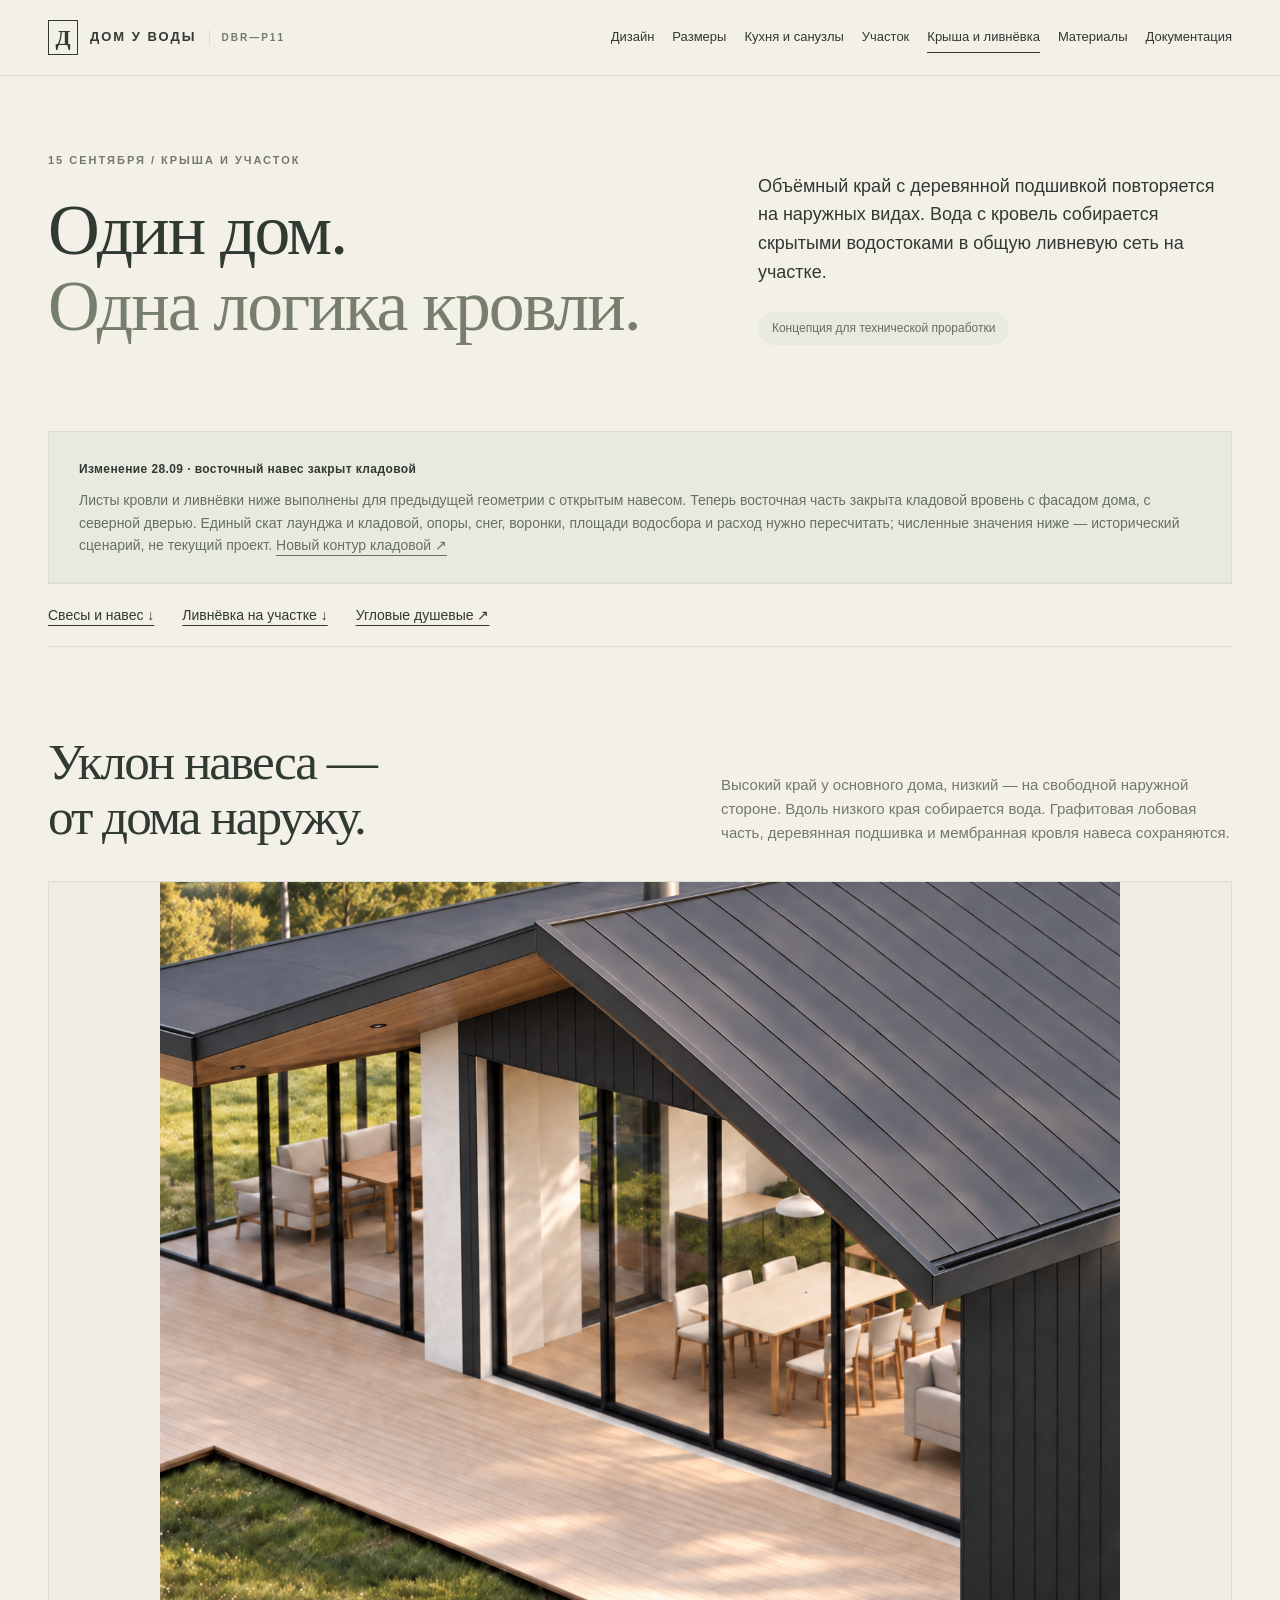
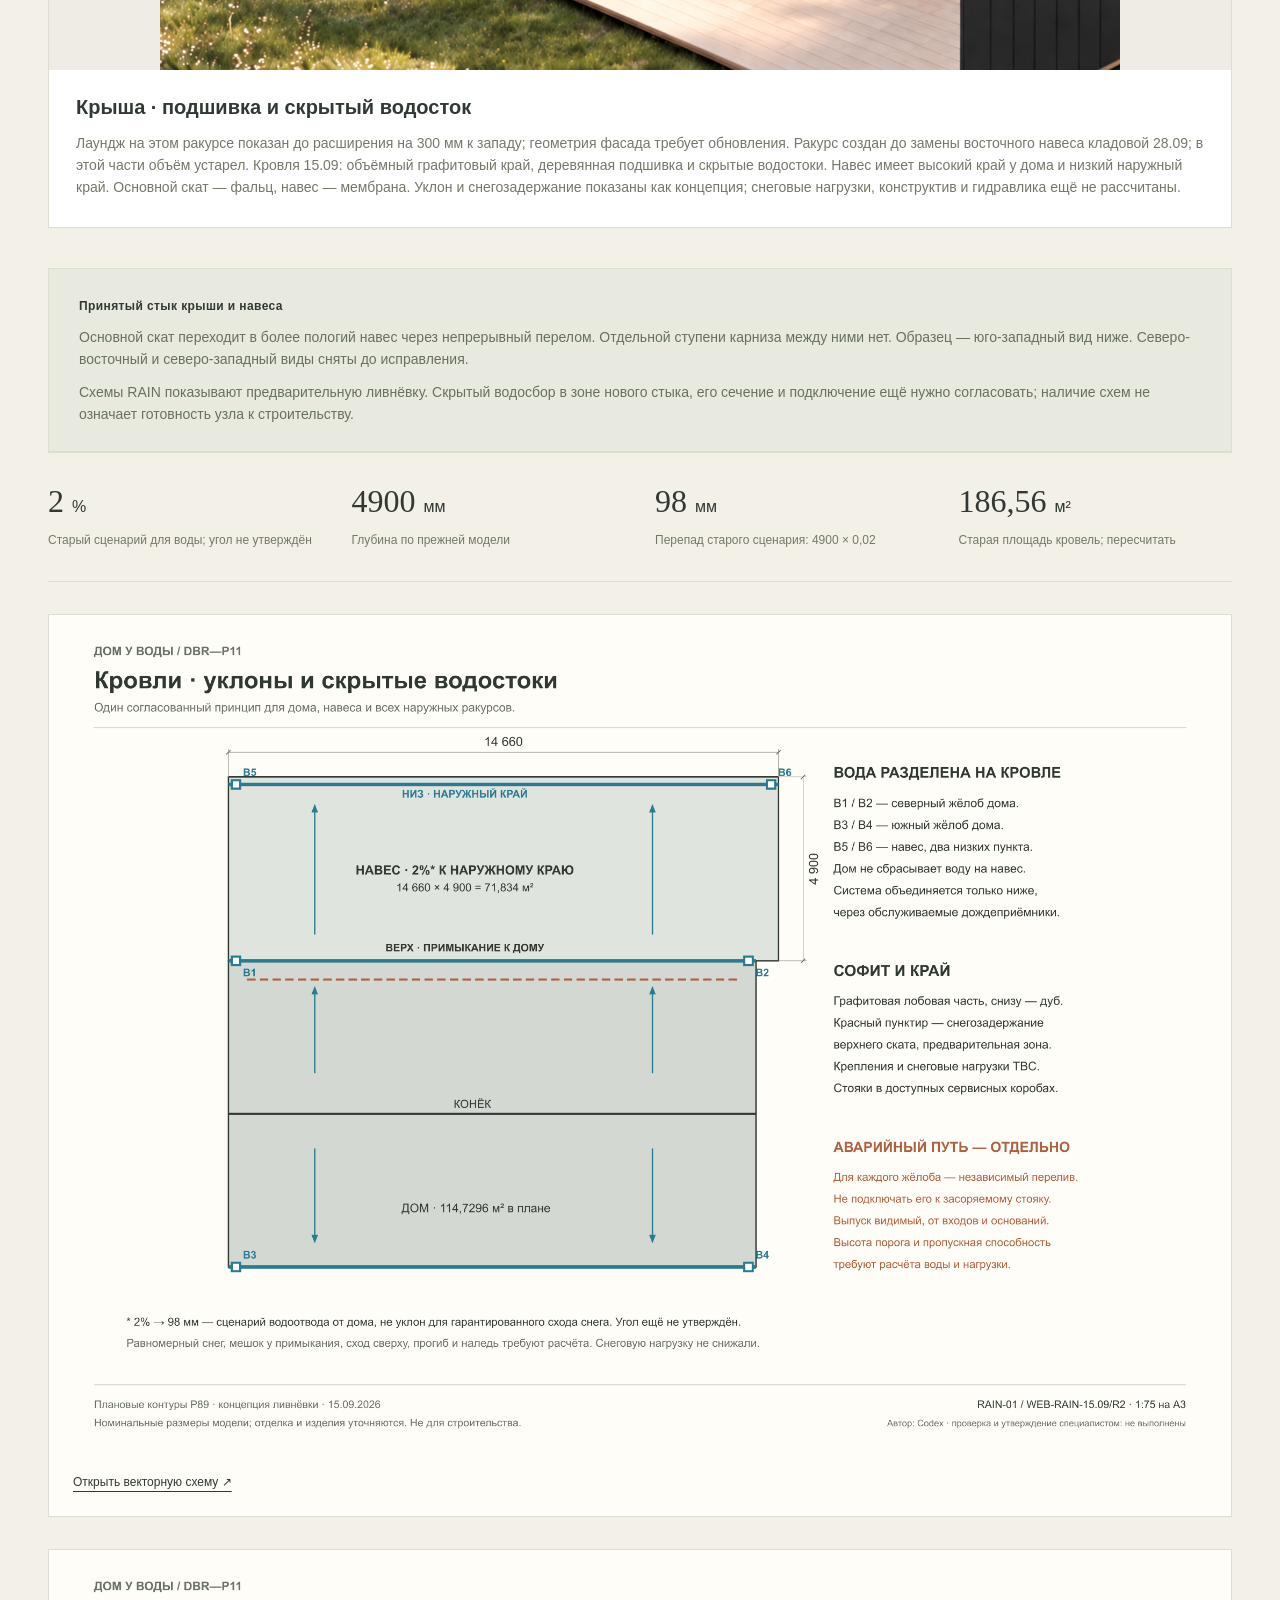
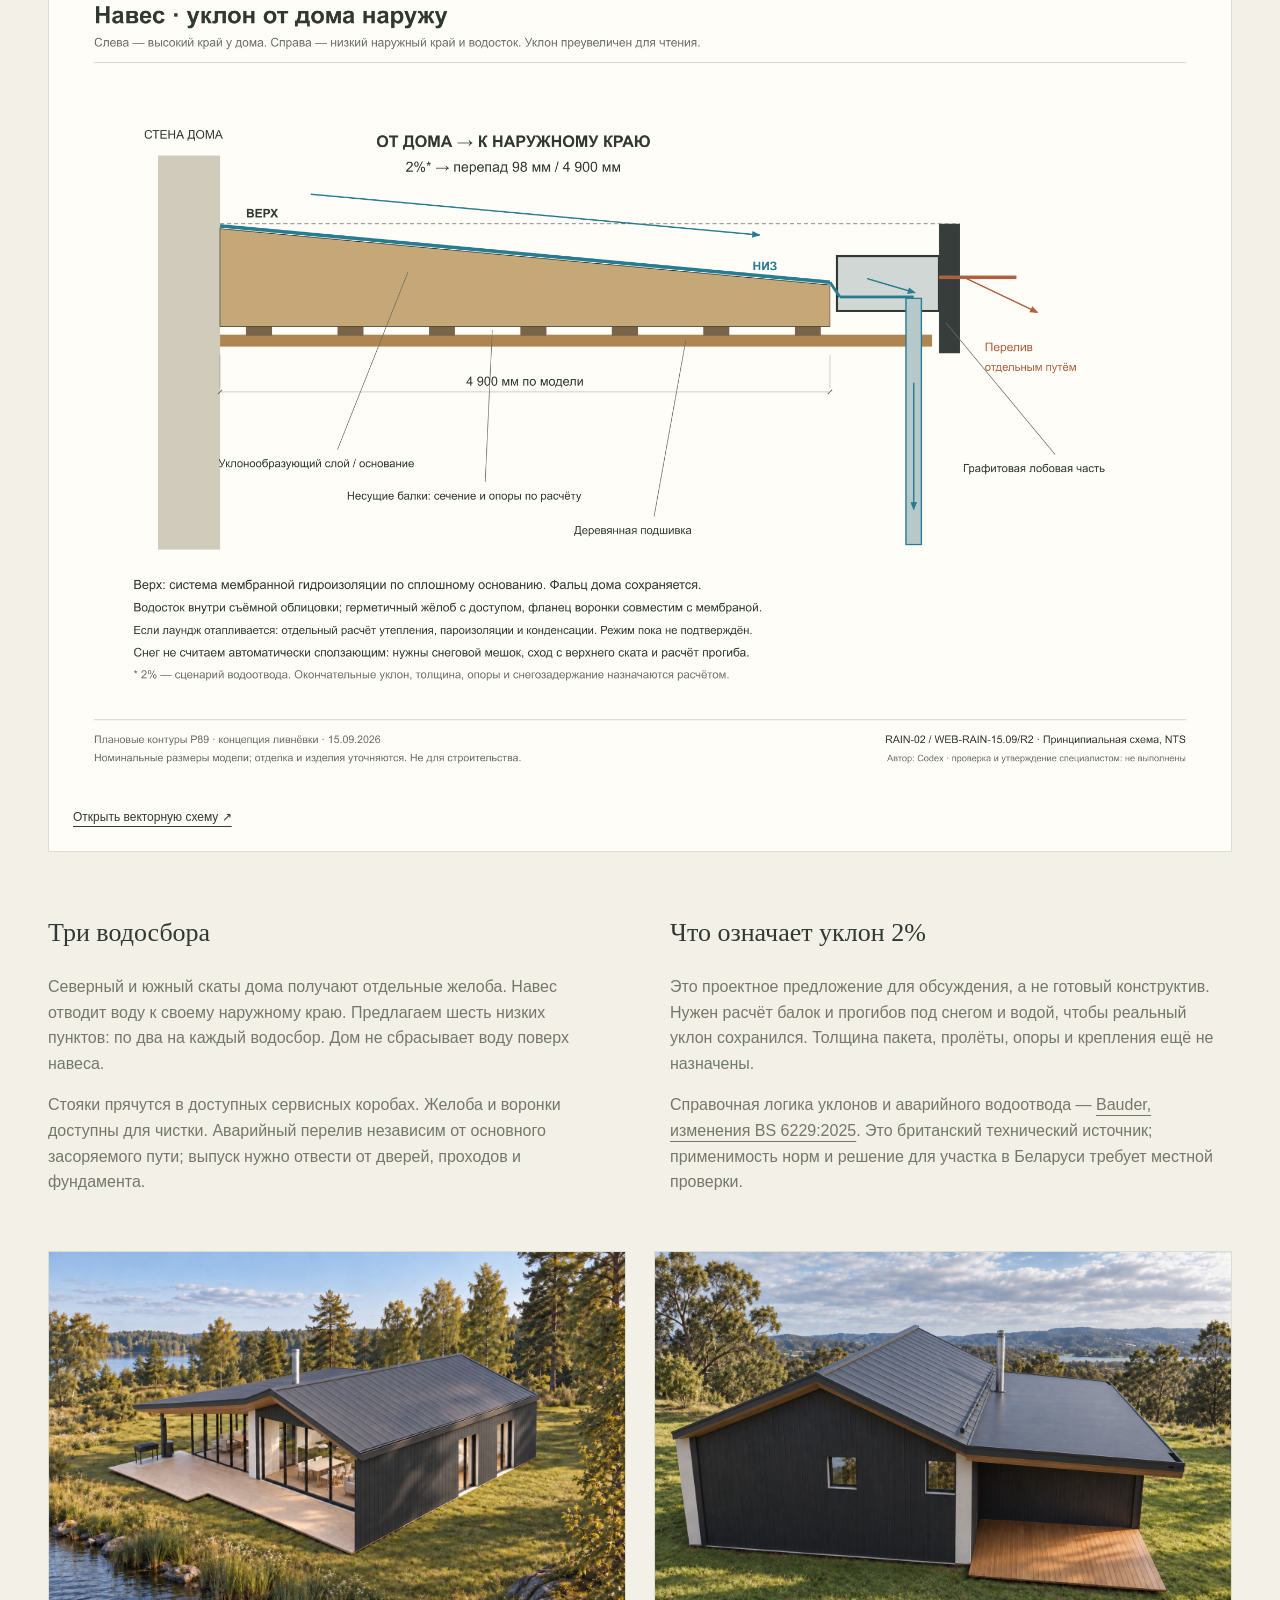
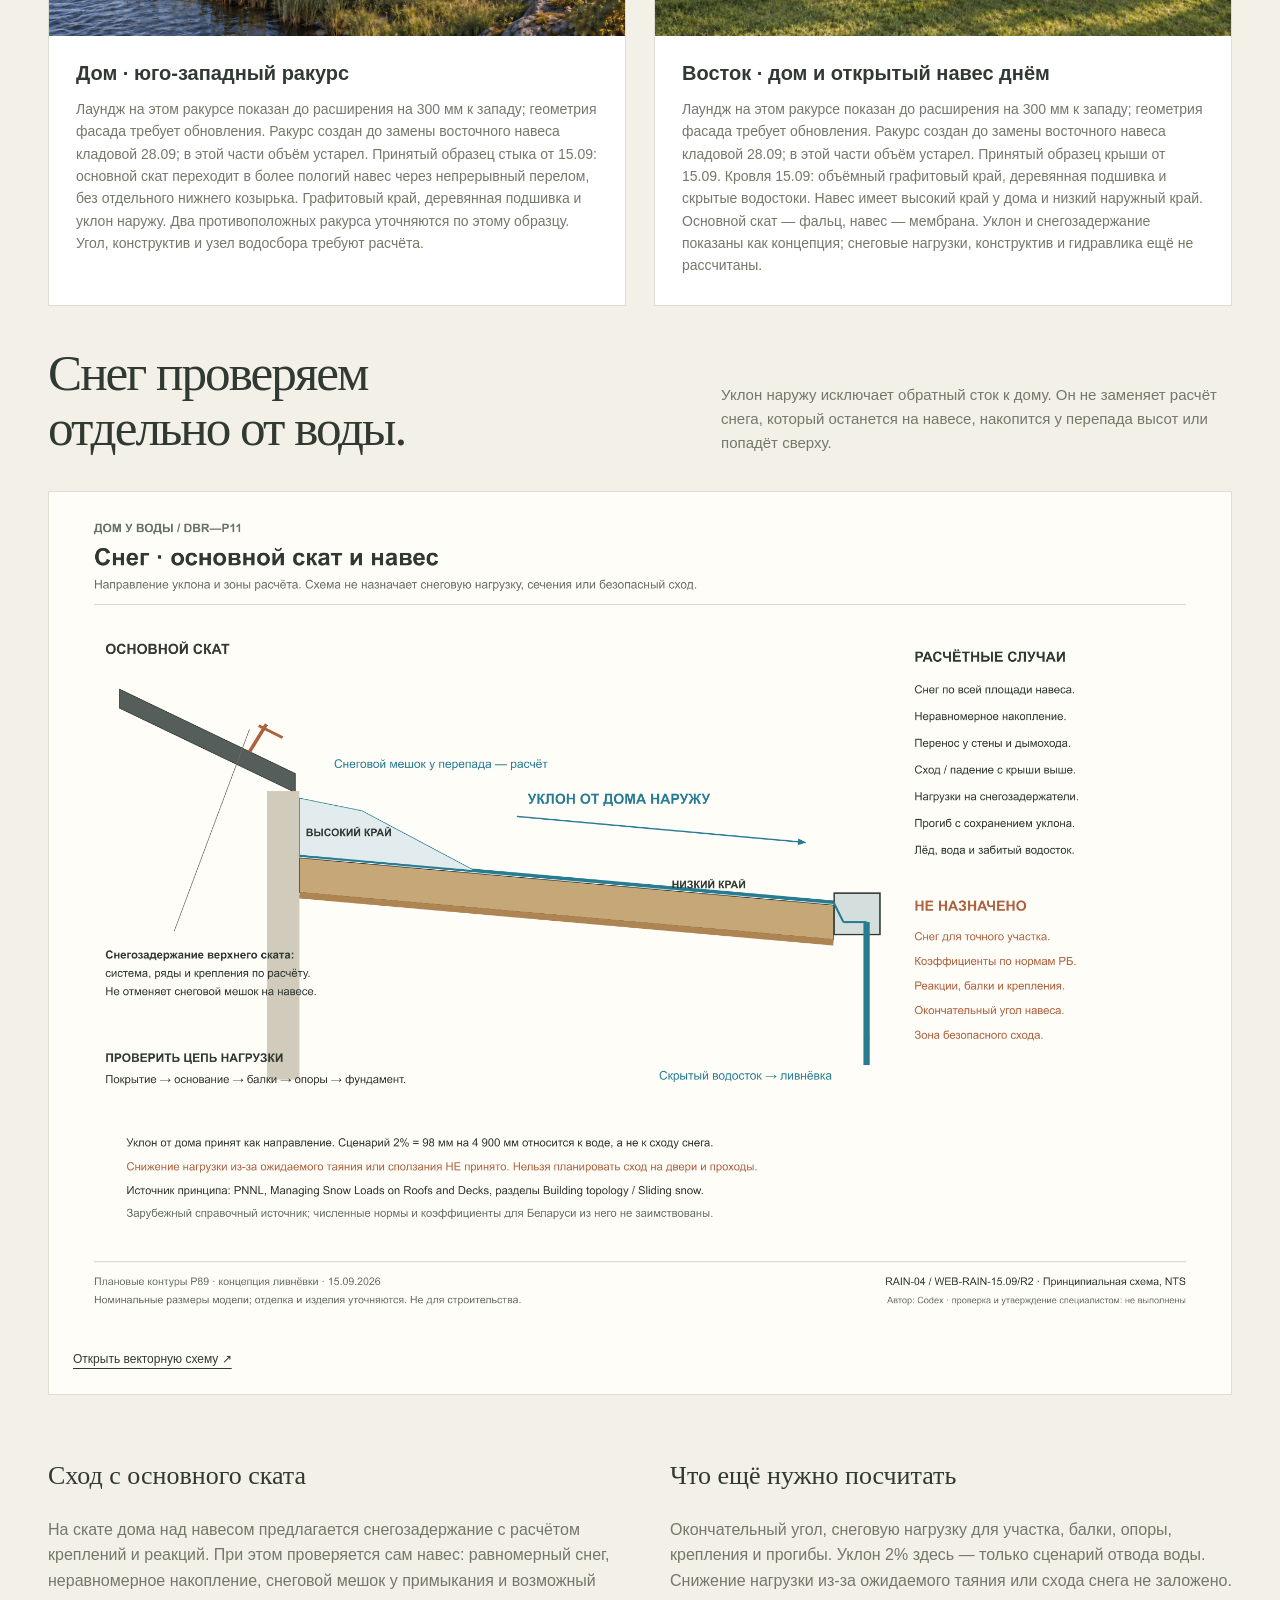
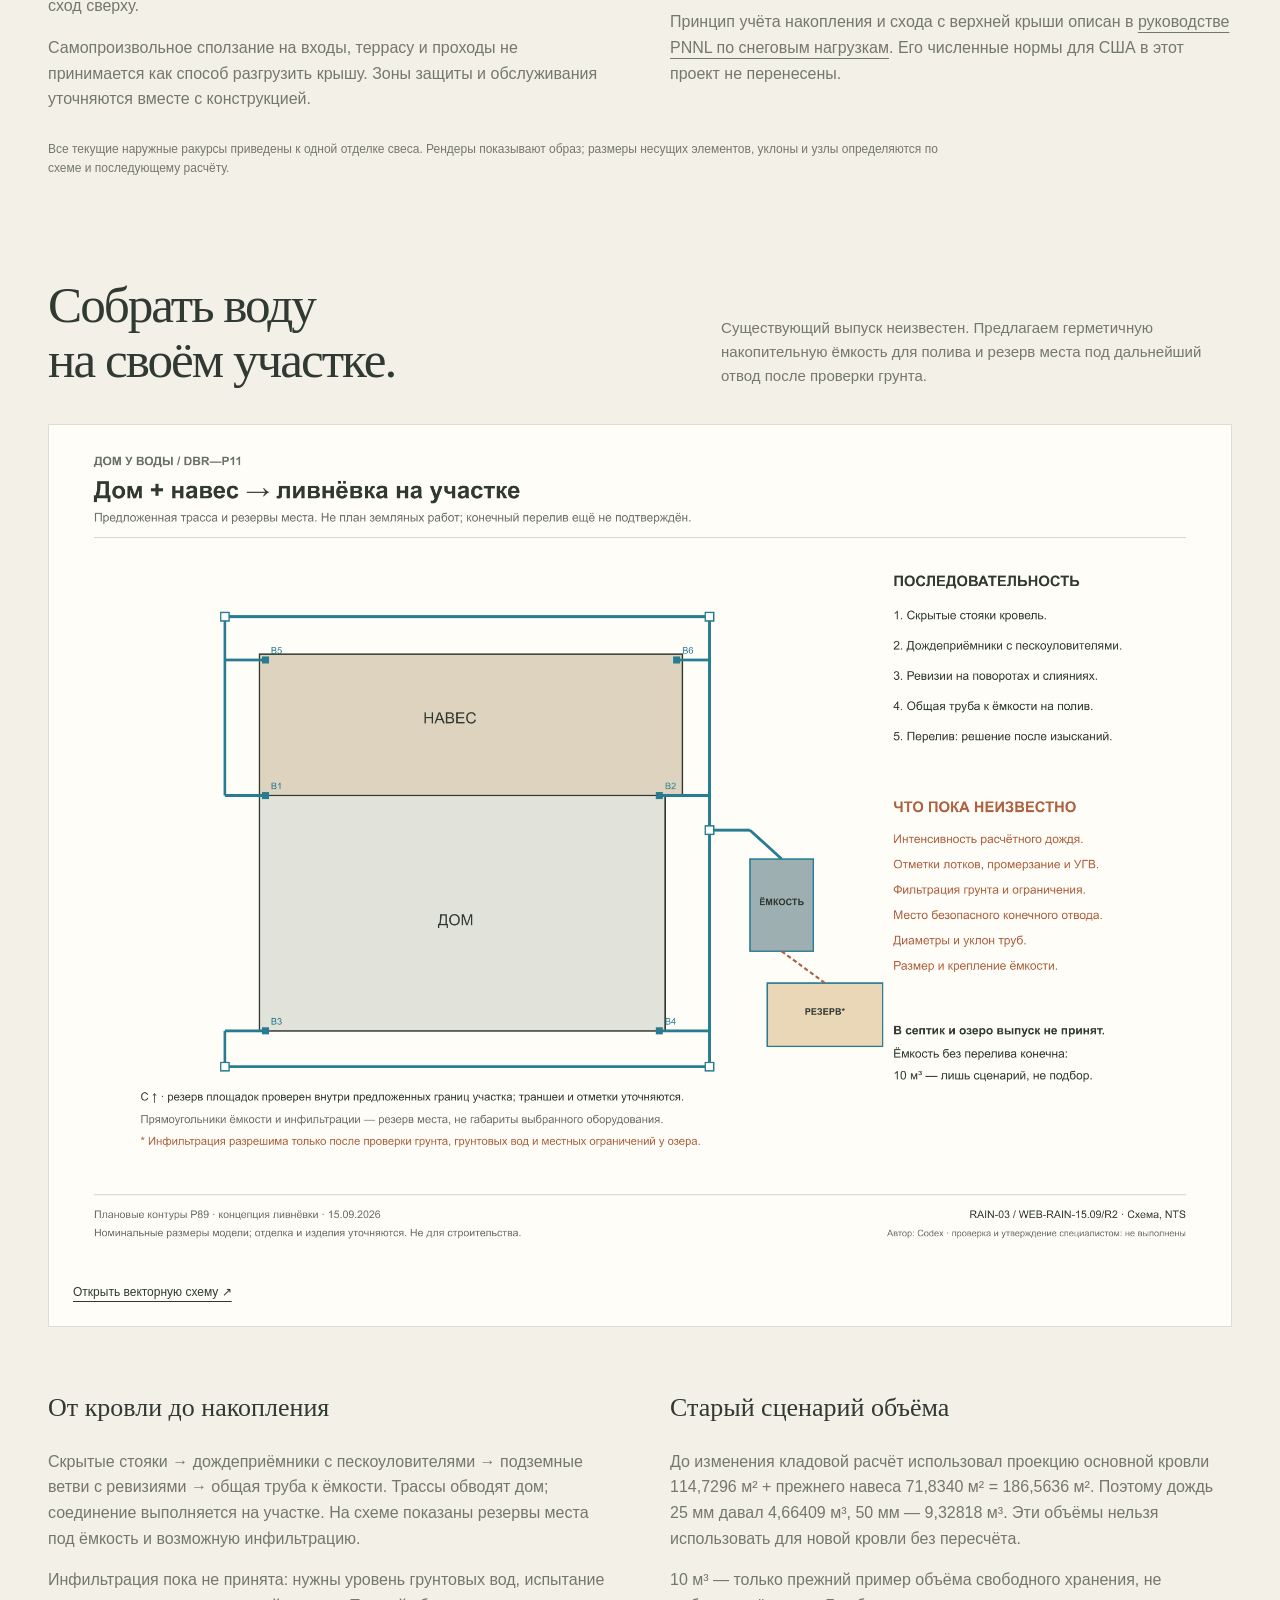
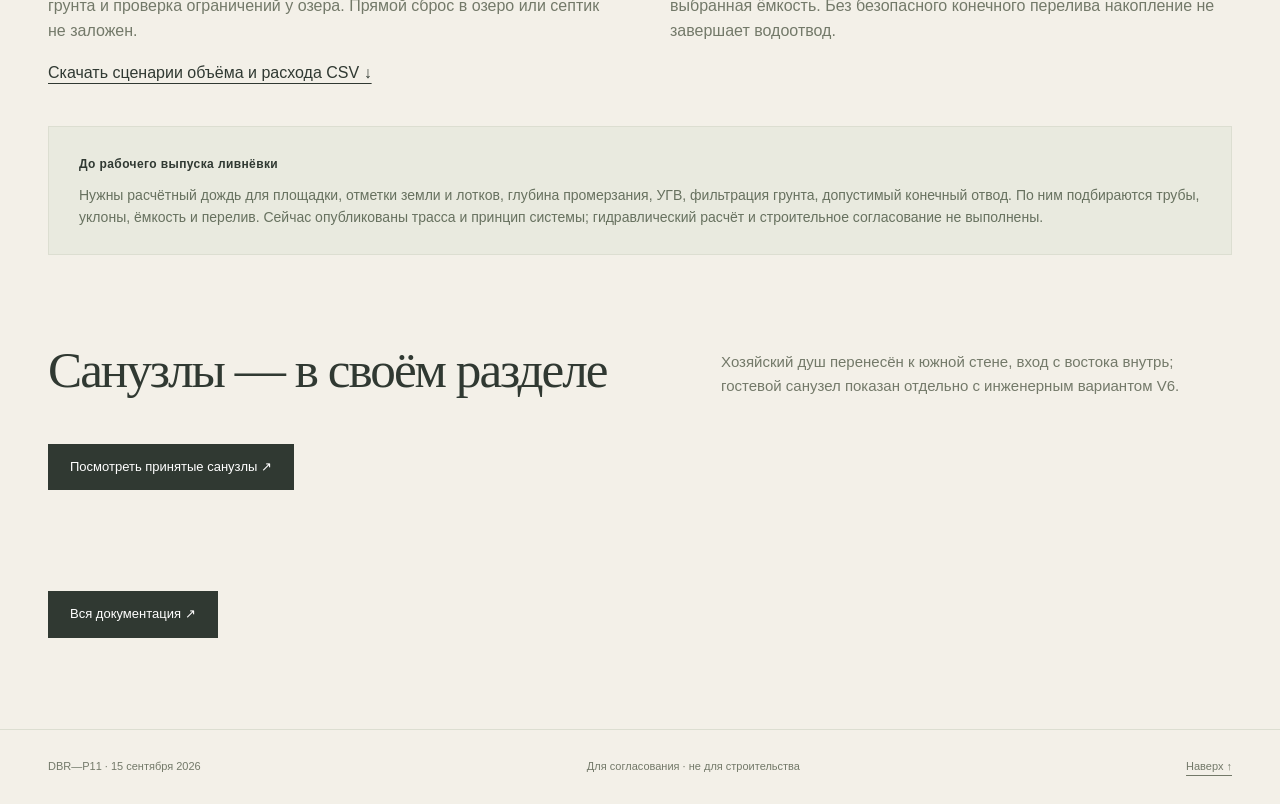
<file: docs/details.html>
<!doctype html>
<html lang="ru"><head><meta charset="utf-8"><meta name="viewport" content="width=device-width,initial-scale=1">
<meta name="description" content="Проект дома DBR-P11: планировки, интерьер, экстерьер и техническая документация для согласования.">
<meta name="theme-color" content="#323a35"><title>Крыша и ливнёвка · Дом у воды</title>
<link rel="stylesheet" href="assets/site.css"><script src="assets/site.js" defer></script></head><body>
<a class="skip" href="#main">К содержанию</a>
<header class="site-header"><a class="brand" href="index.html"><span class="brand-mark">Д</span> ДОМ У ВОДЫ <small>DBR—P11</small></a>
<nav aria-label="Основная навигация"><a  href="index.html">Дизайн</a><a  href="plans.html">Размеры</a><a  href="wet-zones.html">Кухня и санузлы</a><a  href="site-plan.html">Участок</a><a aria-current="page" href="details.html">Крыша и ливнёвка</a><a  href="materials.html">Материалы</a><a  href="technical.html">Документация</a></nav></header>
<main id="main"><section class="intro wrap"><div><p class="eyebrow">15 сентября / Крыша и участок</p><h1>Один дом.<br><em>Одна логика кровли.</em></h1></div><div class="intro-side"><p>Объёмный край с деревянной подшивкой повторяется на наружных видах. Вода с кровель собирается скрытыми водостоками в общую ливневую сеть на участке.</p><span class="pill">Концепция для технической проработки</span></div></section>
<div class="status-note wrap spaced"><strong>Изменение 28.09 · восточный навес закрыт кладовой</strong><p>Листы кровли и ливнёвки ниже выполнены для предыдущей геометрии с открытым навесом. Теперь восточная часть закрыта кладовой вровень с фасадом дома, с северной дверью. Единый скат лаунджа и кладовой, опоры, снег, воронки, площади водосбора и расход нужно пересчитать; численные значения ниже — исторический сценарий, не текущий проект. <a href="plans.html#combined-plan">Новый контур кладовой ↗</a></p></div>
<nav class="anchor-nav wrap" aria-label="Разделы кровли"><a href="#roof">Свесы и навес ↓</a><a href="#rainwater">Ливнёвка на участке ↓</a><a href="wet-zones.html#master">Угловые душевые ↗</a></nav>
<section class="section wrap" id="roof"><div class="section-heading"><h2>Уклон навеса —<br>от дома наружу.</h2><p>Высокий край у основного дома, низкий — на свободной наружной стороне. Вдоль низкого края собирается вода. Графитовая лобовая часть, деревянная подшивка и мембранная кровля навеса сохраняются.</p></div><article class="visual-card"><a class="zoom" href="assets/rain-2026-09-15/roof-soffit-membrane.png" data-title="Крыша · подшивка и скрытый водосток"><img src="assets/rain-2026-09-15/roof-soffit-membrane.png" width="1385" height="1136" loading="lazy" decoding="async" alt="Крыша · подшивка и скрытый водосток"><span class="zoom-label">Смотреть крупнее ↗</span></a><div class="card-copy"><h3>Крыша · подшивка и скрытый водосток</h3><p>Лаундж на этом ракурсе показан до расширения на 300 мм к западу; геометрия фасада требует обновления. Ракурс создан до замены восточного навеса кладовой 28.09; в этой части объём устарел. Кровля 15.09: объёмный графитовый край, деревянная подшивка и скрытые водостоки. Навес имеет высокий край у дома и низкий наружный край. Основной скат — фальц, навес — мембрана. Уклон и снегозадержание показаны как концепция; снеговые нагрузки, конструктив и гидравлика ещё не рассчитаны.</p></div></article><div class="status-note spaced"><strong>Принятый стык крыши и навеса</strong><p>Основной скат переходит в более пологий навес через непрерывный перелом. Отдельной ступени карниза между ними нет. Образец — юго-западный вид ниже. Северо-восточный и северо-западный виды сняты до исправления.</p><p>Схемы RAIN показывают предварительную ливнёвку. Скрытый водосбор в зоне нового стыка, его сечение и подключение ещё нужно согласовать; наличие схем не означает готовность узла к строительству.</p></div><div class="metrics wet-metrics"><div><strong>2<small>%</small></strong><span>Старый сценарий для воды; угол не утверждён</span></div><div><strong>4900<small>мм</small></strong><span>Глубина по прежней модели</span></div><div><strong>98<small>мм</small></strong><span>Перепад старого сценария: 4900 × 0,02</span></div><div><strong>186,56<small>м²</small></strong><span>Старая площадь кровель; пересчитать</span></div></div><article class="sheet-card"><a class="zoom" href="assets/rain-2026-09-15/RAIN-01-roofs.png" data-title="Кровли · уклоны, водосборы и скрытые стояки"><img src="assets/rain-2026-09-15/RAIN-01-roofs.png" width="2200" height="1556" loading="lazy" decoding="async" alt="Кровли · уклоны, водосборы и скрытые стояки"><span class="zoom-label">Смотреть крупнее ↗</span></a><div class="file-links"><a class="" href="assets/rain-2026-09-15/RAIN-01-roofs.svg">Открыть векторную схему ↗</a></div></article><article class="sheet-card"><a class="zoom" href="assets/rain-2026-09-15/RAIN-02-section.png" data-title="Навес · от высокого края у дома к наружному водостоку"><img src="assets/rain-2026-09-15/RAIN-02-section.png" width="2200" height="1556" loading="lazy" decoding="async" alt="Навес · от высокого края у дома к наружному водостоку"><span class="zoom-label">Смотреть крупнее ↗</span></a><div class="file-links"><a class="" href="assets/rain-2026-09-15/RAIN-02-section.svg">Открыть векторную схему ↗</a></div></article><div class="explain-grid spaced"><div><h3>Три водосбора</h3><p>Северный и южный скаты дома получают отдельные желоба. Навес отводит воду к своему наружному краю. Предлагаем шесть низких пунктов: по два на каждый водосбор. Дом не сбрасывает воду поверх навеса.</p><p>Стояки прячутся в доступных сервисных коробах. Желоба и воронки доступны для чистки. Аварийный перелив независим от основного засоряемого пути; выпуск нужно отвести от дверей, проходов и фундамента.</p></div><div><h3>Что означает уклон 2%</h3><p>Это проектное предложение для обсуждения, а не готовый конструктив. Нужен расчёт балок и прогибов под снегом и водой, чтобы реальный уклон сохранился. Толщина пакета, пролёты, опоры и крепления ещё не назначены.</p><p>Справочная логика уклонов и аварийного водоотвода — <a href="https://www.bauder.co.uk/technical-centre/standards-and-knowledge/bs-6229-2025-key-changes" target="_blank" rel="noopener">Bauder, изменения BS 6229:2025</a>. Это британский технический источник; применимость норм и решение для участка в Беларуси требует местной проверки.</p></div></div><div class="visual-grid spaced"><article class="visual-card"><a class="zoom" href="assets/rain-2026-09-15/exterior-southwest.png" data-title="Дом · юго-западный ракурс"><img src="assets/rain-2026-09-15/exterior-southwest.png" width="1536" height="1024" loading="lazy" decoding="async" alt="Дом · юго-западный ракурс"><span class="zoom-label">Смотреть крупнее ↗</span></a><div class="card-copy"><h3>Дом · юго-западный ракурс</h3><p>Лаундж на этом ракурсе показан до расширения на 300 мм к западу; геометрия фасада требует обновления. Ракурс создан до замены восточного навеса кладовой 28.09; в этой части объём устарел. Принятый образец стыка от 15.09: основной скат переходит в более пологий навес через непрерывный перелом, без отдельного нижнего козырька. Графитовый край, деревянная подшивка и уклон наружу. Два противоположных ракурса уточняются по этому образцу. Угол, конструктив и узел водосбора требуют расчёта.</p></div></article><article class="visual-card"><a class="zoom" href="assets/rain-2026-09-15/exterior-east.png" data-title="Восток · дом и открытый навес днём"><img src="assets/rain-2026-09-15/exterior-east.png" width="1536" height="1024" loading="lazy" decoding="async" alt="Восток · дом и открытый навес днём"><span class="zoom-label">Смотреть крупнее ↗</span></a><div class="card-copy"><h3>Восток · дом и открытый навес днём</h3><p>Лаундж на этом ракурсе показан до расширения на 300 мм к западу; геометрия фасада требует обновления. Ракурс создан до замены восточного навеса кладовой 28.09; в этой части объём устарел. Принятый образец крыши от 15.09. Кровля 15.09: объёмный графитовый край, деревянная подшивка и скрытые водостоки. Навес имеет высокий край у дома и низкий наружный край. Основной скат — фальц, навес — мембрана. Уклон и снегозадержание показаны как концепция; снеговые нагрузки, конструктив и гидравлика ещё не рассчитаны.</p></div></article></div><div class="section-heading spaced"><h2>Снег проверяем<br>отдельно от воды.</h2><p>Уклон наружу исключает обратный сток к дому. Он не заменяет расчёт снега, который останется на навесе, накопится у перепада высот или попадёт сверху.</p></div><article class="sheet-card"><a class="zoom" href="assets/rain-2026-09-15/RAIN-04-snow.png" data-title="Снег · основной скат, навес и направление наружу"><img src="assets/rain-2026-09-15/RAIN-04-snow.png" width="2200" height="1556" loading="lazy" decoding="async" alt="Снег · основной скат, навес и направление наружу"><span class="zoom-label">Смотреть крупнее ↗</span></a><div class="file-links"><a class="" href="assets/rain-2026-09-15/RAIN-04-snow.svg">Открыть векторную схему ↗</a></div></article><div class="explain-grid spaced"><div><h3>Сход с основного ската</h3><p>На скате дома над навесом предлагается снегозадержание с расчётом креплений и реакций. При этом проверяется сам навес: равномерный снег, неравномерное накопление, снеговой мешок у примыкания и возможный сход сверху.</p><p>Самопроизвольное сползание на входы, террасу и проходы не принимается как способ разгрузить крышу. Зоны защиты и обслуживания уточняются вместе с конструкцией.</p></div><div><h3>Что ещё нужно посчитать</h3><p>Окончательный угол, снеговую нагрузку для участка, балки, опоры, крепления и прогибы. Уклон 2% здесь — только сценарий отвода воды. Снижение нагрузки из-за ожидаемого таяния или схода снега не заложено.</p><p>Принцип учёта накопления и схода с верхней крыши описан в <a href="https://basc.pnnl.gov/resource-guides/managing-snow-loads-roofs-and-decks" target="_blank" rel="noopener">руководстве PNNL по снеговым нагрузкам</a>. Его численные нормы для США в этот проект не перенесены.</p></div></div><p class="source-note">Все текущие наружные ракурсы приведены к одной отделке свеса. Рендеры показывают образ; размеры несущих элементов, уклоны и узлы определяются по схеме и последующему расчёту.</p></section>
<section class="section wrap" id="rainwater"><div class="section-heading"><h2>Собрать воду<br>на своём участке.</h2><p>Существующий выпуск неизвестен. Предлагаем герметичную накопительную ёмкость для полива и резерв места под дальнейший отвод после проверки грунта.</p></div><article class="sheet-card"><a class="zoom" href="assets/rain-2026-09-15/RAIN-03-site.png" data-title="Дом и навес · общая ливнёвка, накопление и резерв места"><img src="assets/rain-2026-09-15/RAIN-03-site.png" width="2200" height="1556" loading="lazy" decoding="async" alt="Дом и навес · общая ливнёвка, накопление и резерв места"><span class="zoom-label">Смотреть крупнее ↗</span></a><div class="file-links"><a class="" href="assets/rain-2026-09-15/RAIN-03-site.svg">Открыть векторную схему ↗</a></div></article><div class="explain-grid spaced"><div><h3>От кровли до накопления</h3><p>Скрытые стояки → дождеприёмники с пескоуловителями → подземные ветви с ревизиями → общая труба к ёмкости. Трассы обводят дом; соединение выполняется на участке. На схеме показаны резервы места под ёмкость и возможную инфильтрацию.</p><p>Инфильтрация пока не принята: нужны уровень грунтовых вод, испытание грунта и проверка ограничений у озера. Прямой сброс в озеро или септик не заложен.</p></div><div><h3>Старый сценарий объёма</h3><p>До изменения кладовой расчёт использовал проекцию основной кровли 114,7296 м² + прежнего навеса 71,8340 м² = 186,5636 м². Поэтому дождь 25 мм давал 4,66409 м³, 50 мм — 9,32818 м³. Эти объёмы нельзя использовать для новой кровли без пересчёта.</p><p>10 м³ — только прежний пример объёма свободного хранения, не выбранная ёмкость. Без безопасного конечного перелива накопление не завершает водоотвод.</p></div></div><a class="" href="assets/rain-2026-09-15/rainfall-scenarios.csv">Скачать сценарии объёма и расхода CSV ↓</a><div class="status-note spaced"><strong>До рабочего выпуска ливнёвки</strong><p>Нужны расчётный дождь для площадки, отметки земли и лотков, глубина промерзания, УГВ, фильтрация грунта, допустимый конечный отвод. По ним подбираются трубы, уклоны, ёмкость и перелив. Сейчас опубликованы трасса и принцип системы; гидравлический расчёт и строительное согласование не выполнены.</p></div></section>
<section class="section wrap" id="shower"><div class="section-heading"><h2>Санузлы — в своём разделе</h2><p>Хозяйский душ перенесён к южной стене, вход с востока внутрь; гостевой санузел показан отдельно с инженерным вариантом V6.</p></div><a class="button" href="wet-zones.html#master">Посмотреть принятые санузлы ↗</a></section><div class="closing wrap"><a class="button" href="technical.html">Вся документация ↗</a></div></main>
<footer><span>DBR—P11 · 15 сентября 2026</span><span>Для согласования · не для строительства</span><a href="#main">Наверх ↑</a></footer>
<dialog id="viewer" aria-label="Просмотр изображения"><div class="viewer-top"><span id="viewer-title"></span><button id="close-viewer" aria-label="Закрыть изображение">Закрыть ×</button></div><img id="viewer-image" alt=""><div class="viewer-bottom"><button id="previous-view" aria-label="Предыдущее изображение">←</button><span id="viewer-counter"></span><a id="original-view" target="_blank" rel="noopener">Открыть оригинал ↗</a><button id="next-view" aria-label="Следующее изображение">→</button></div></dialog>
</body></html>
</file>
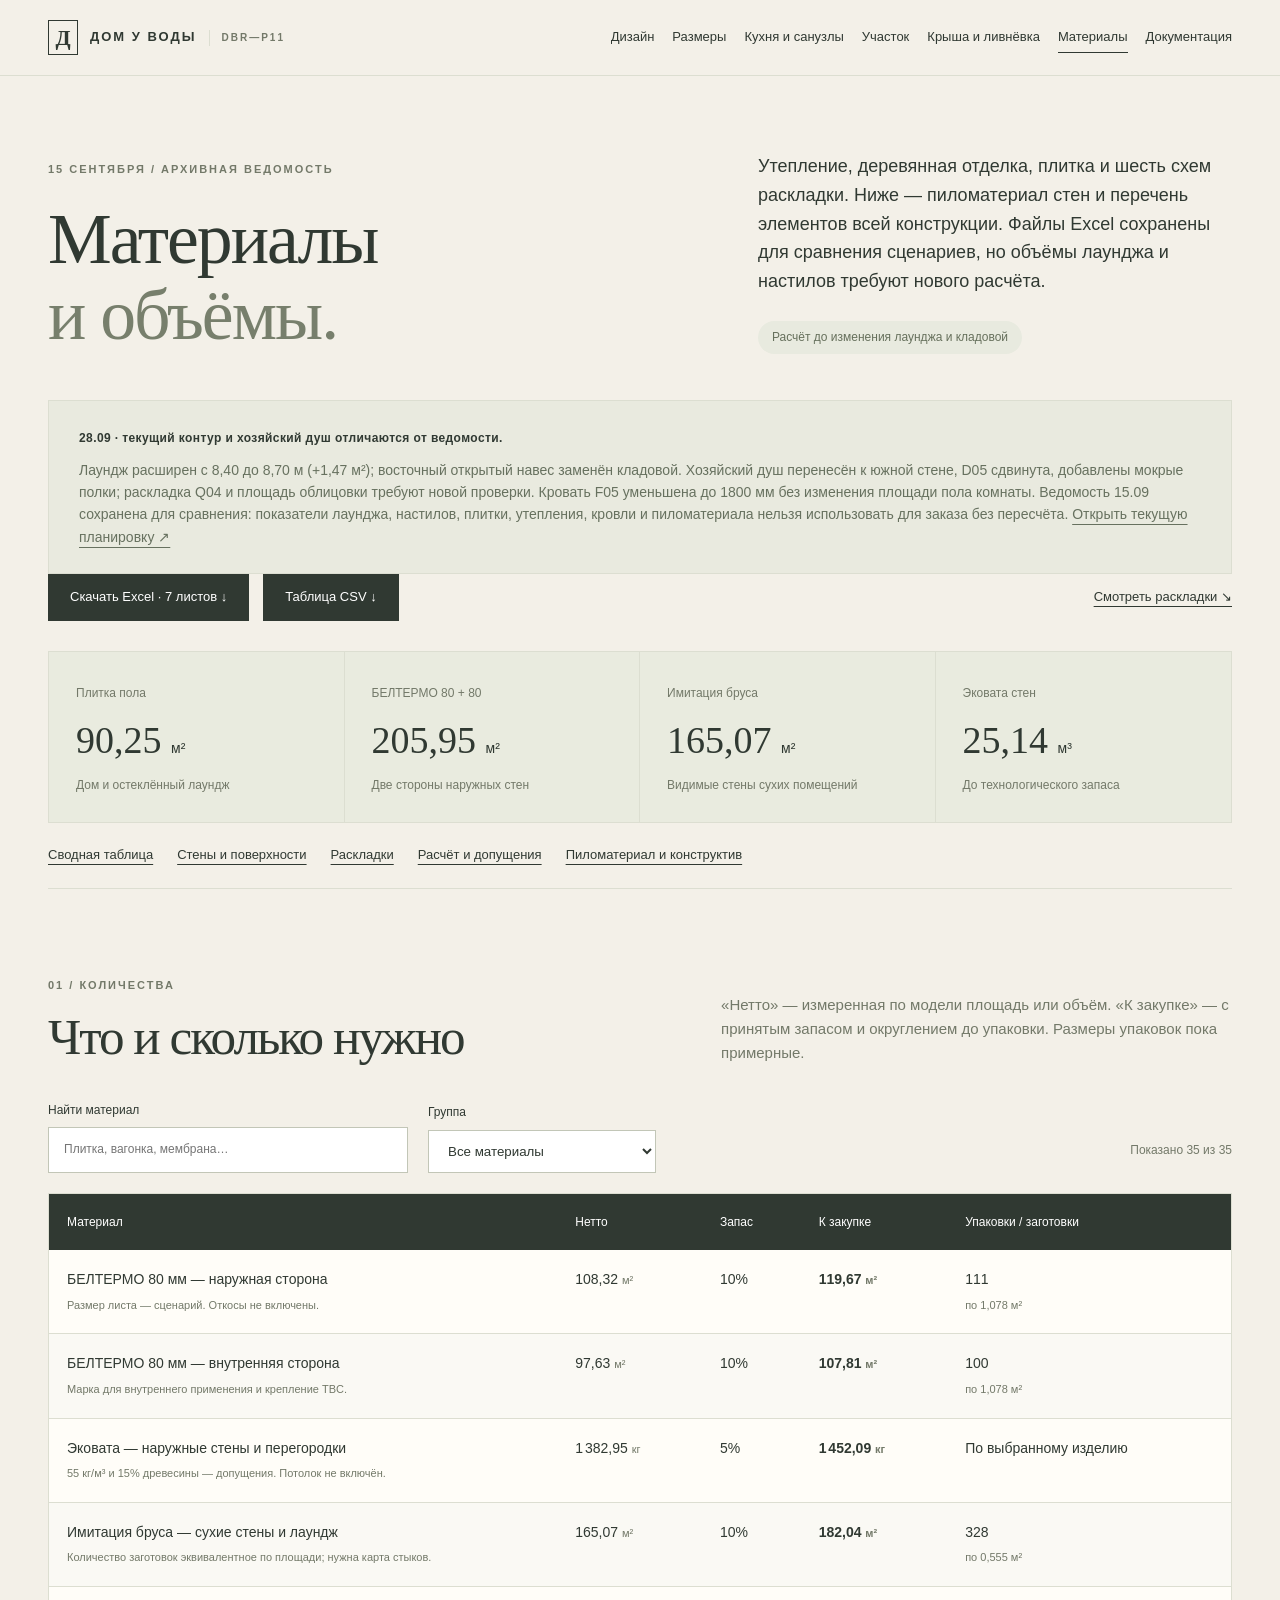
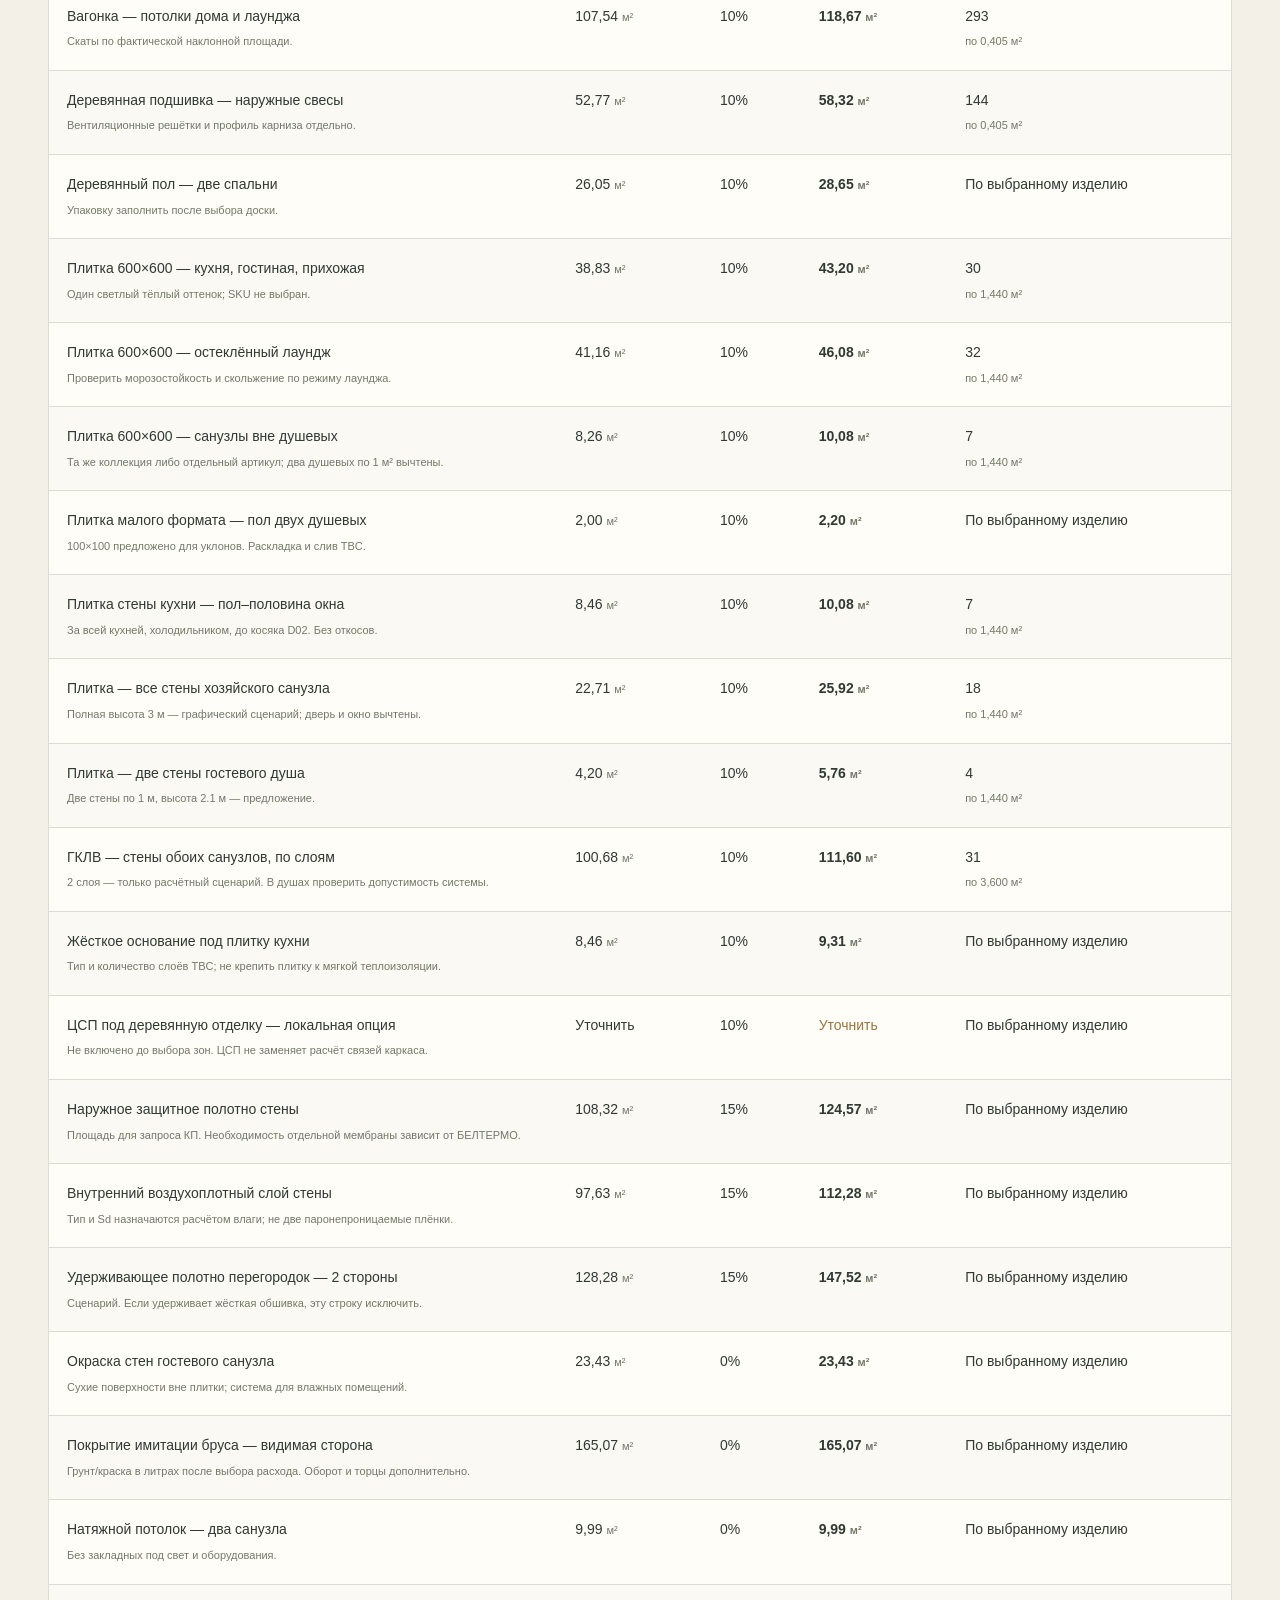
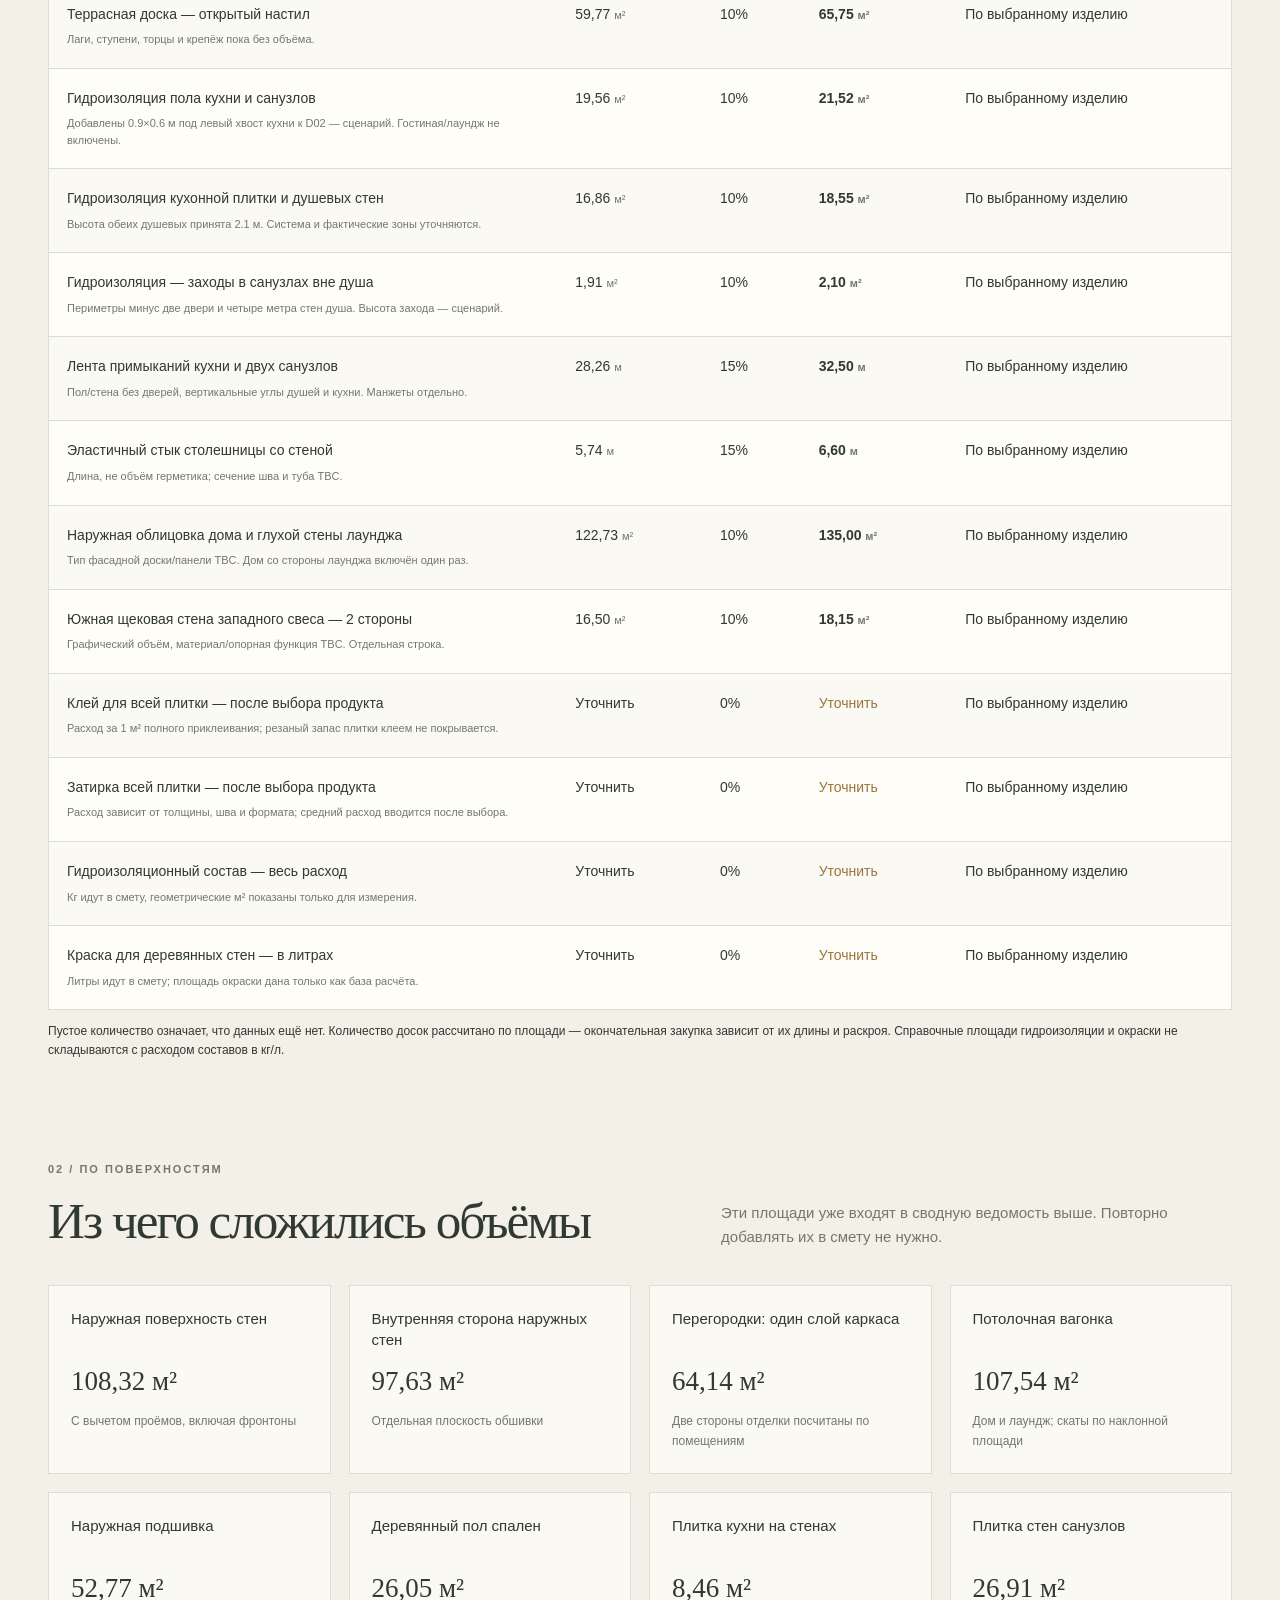
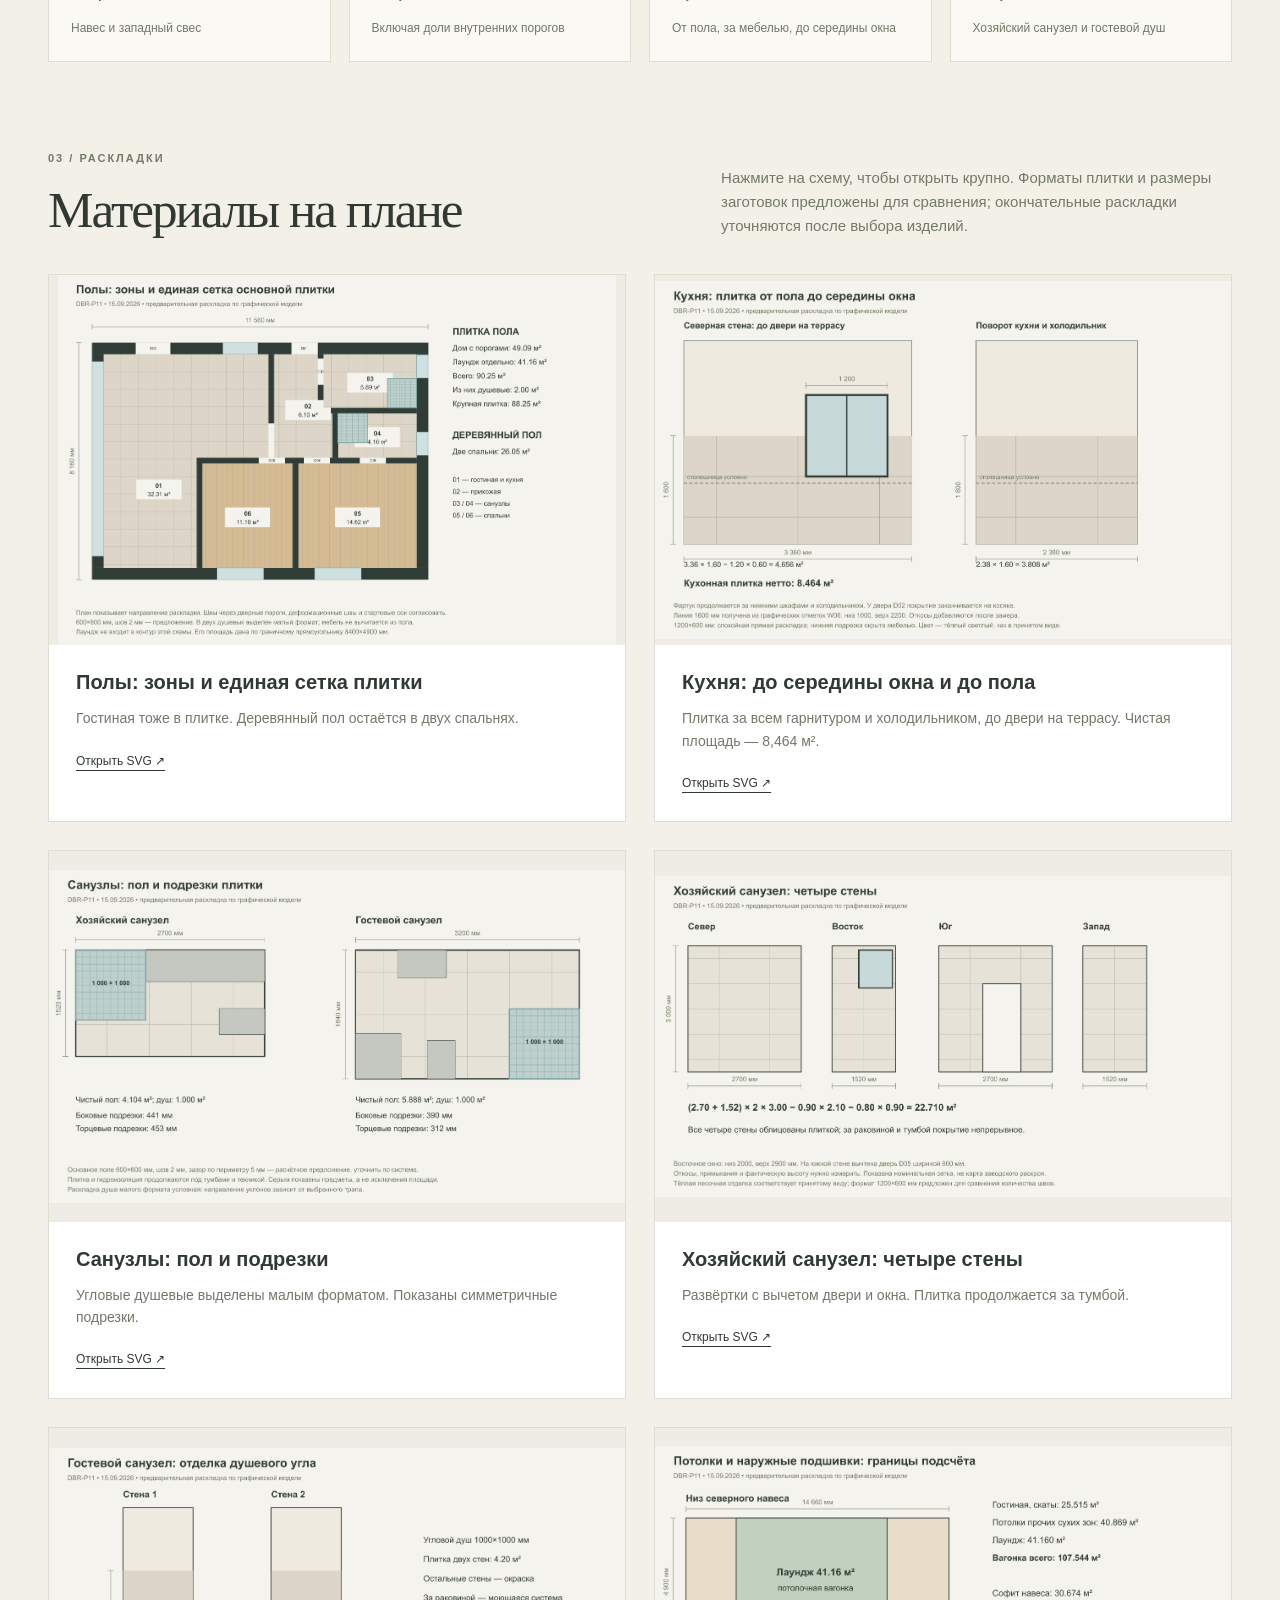
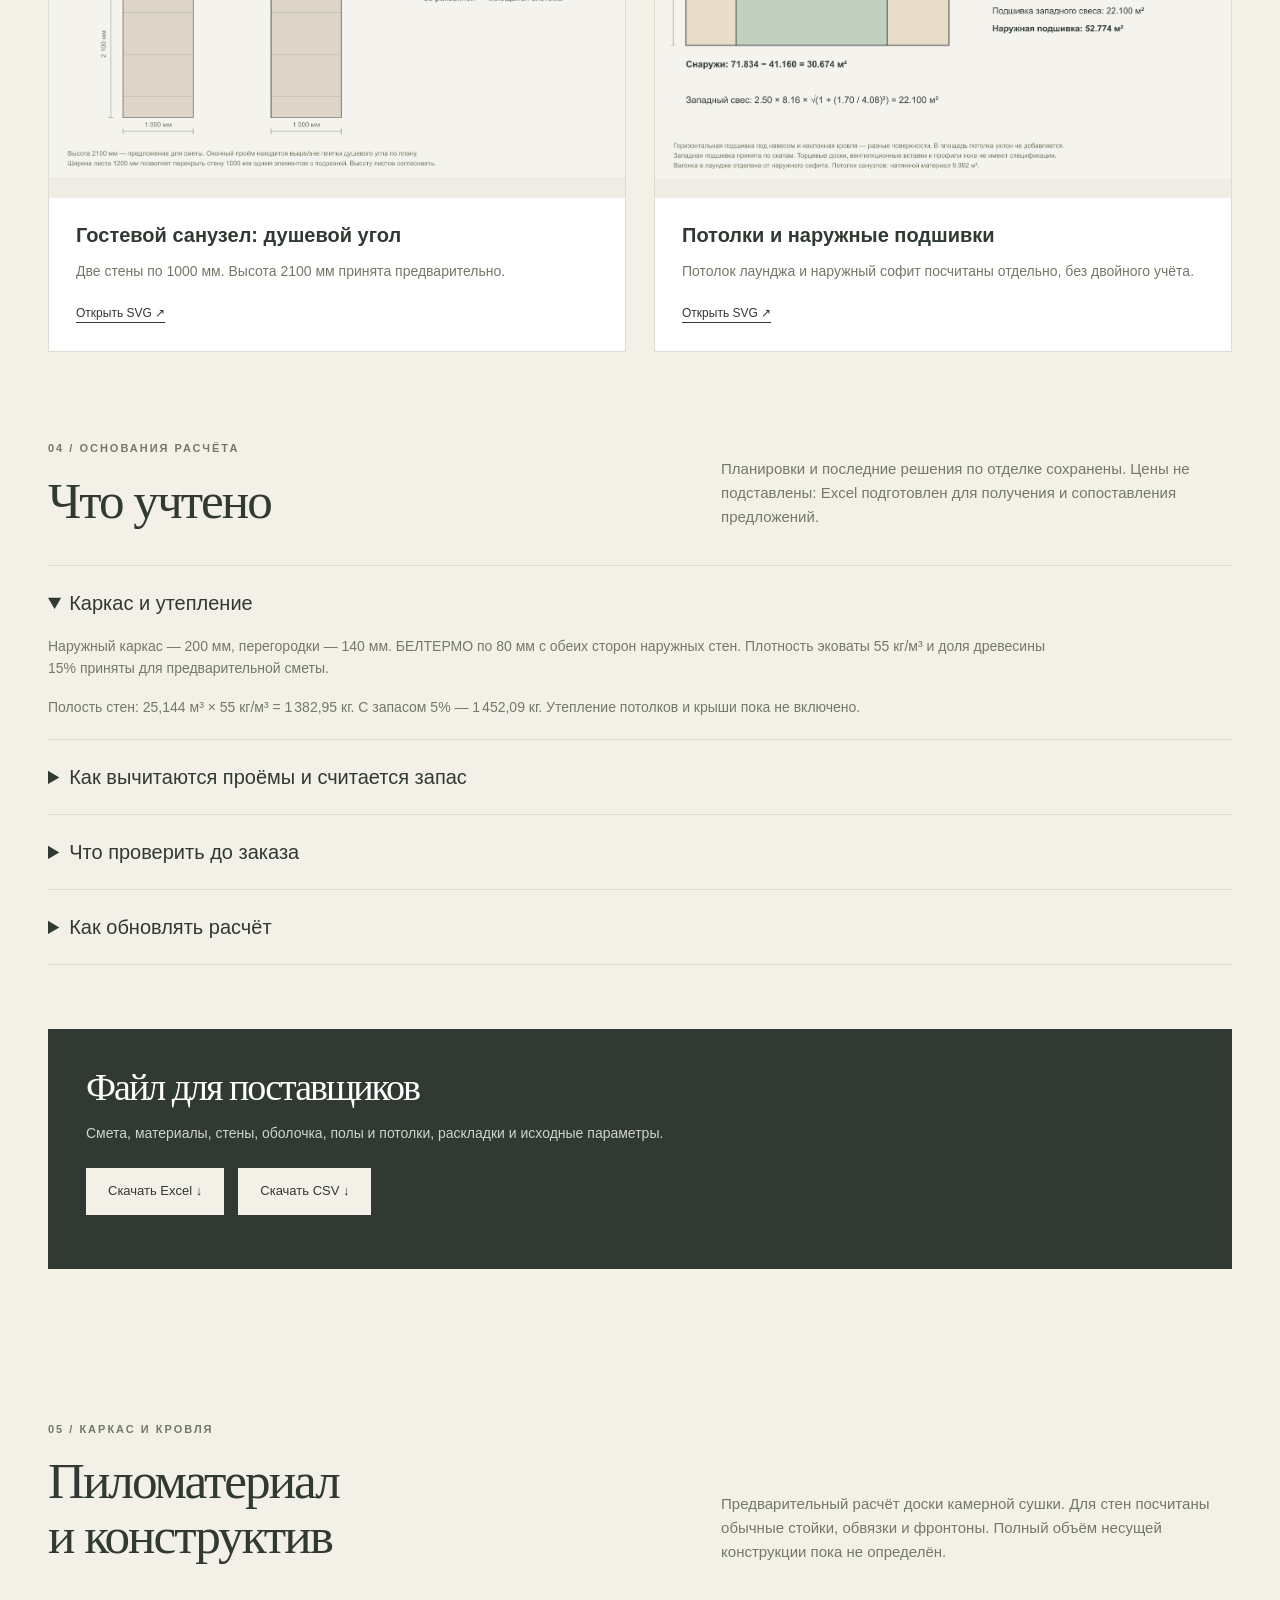
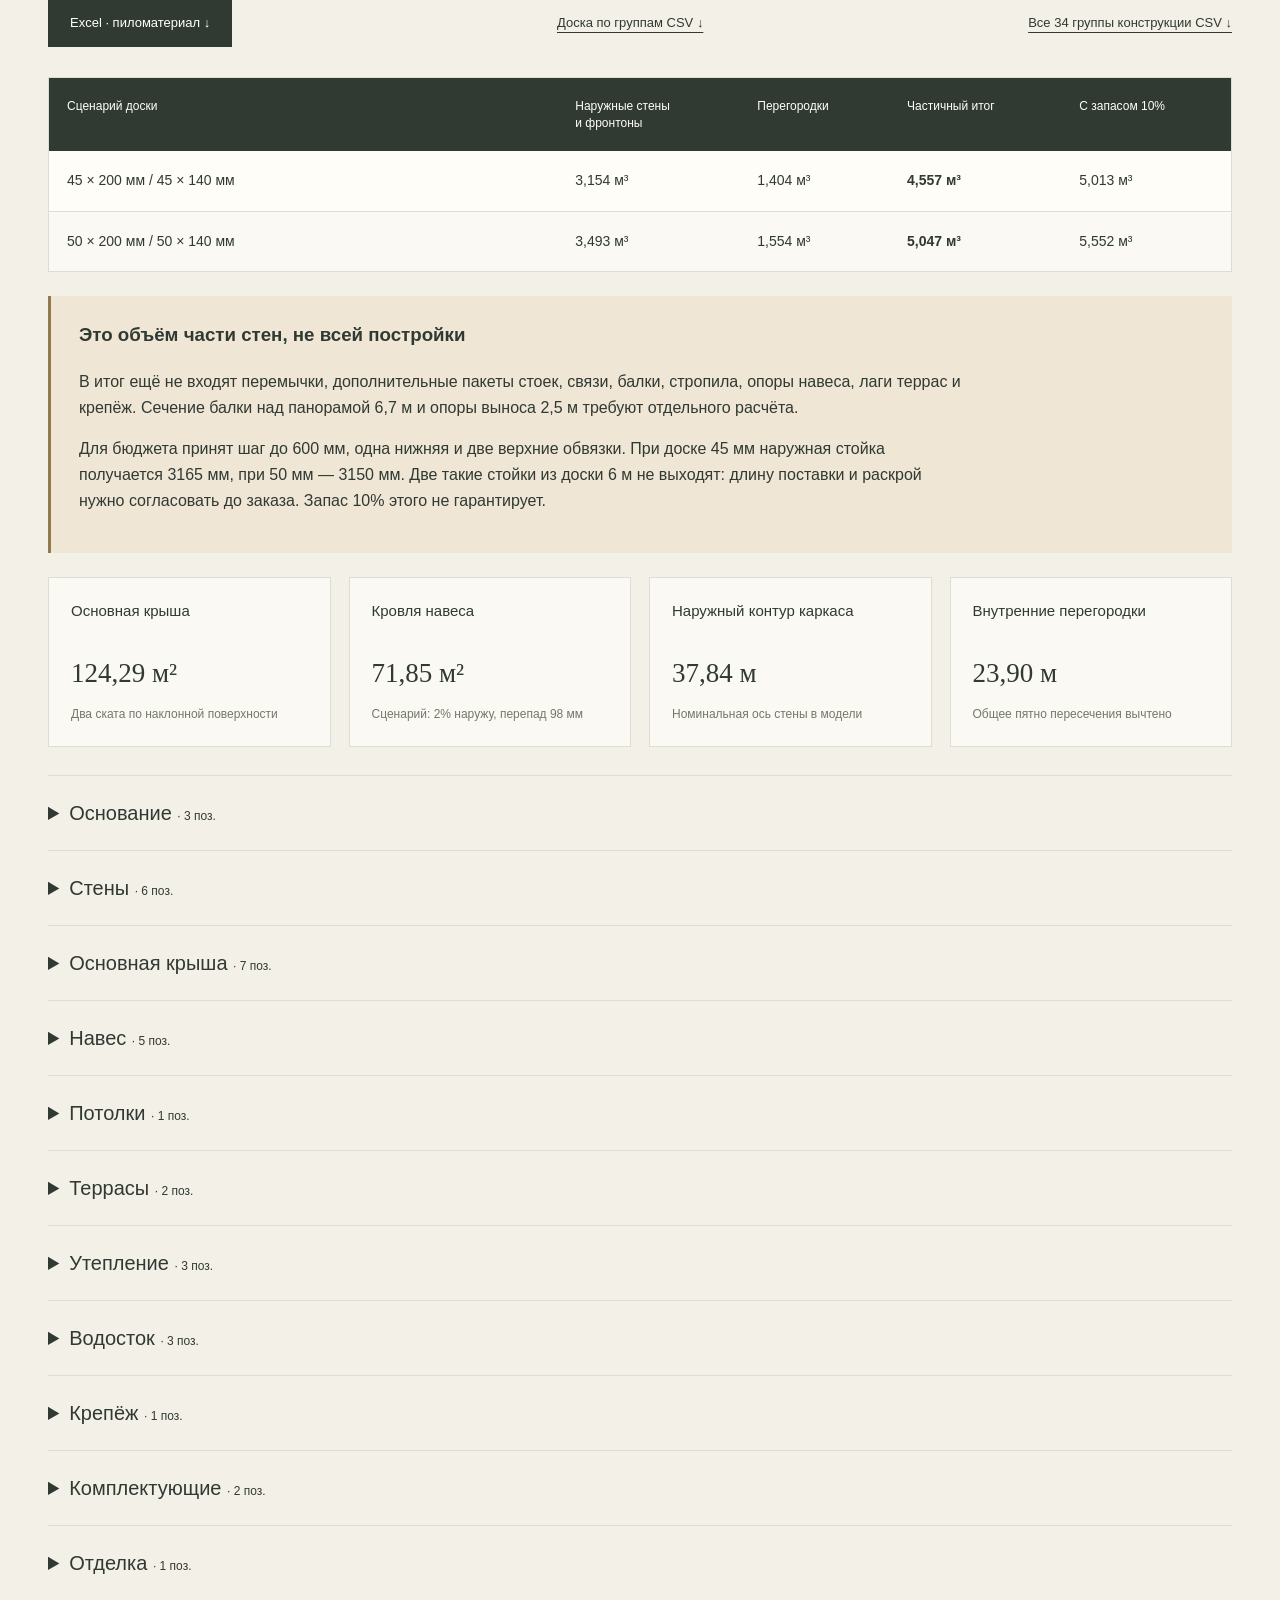
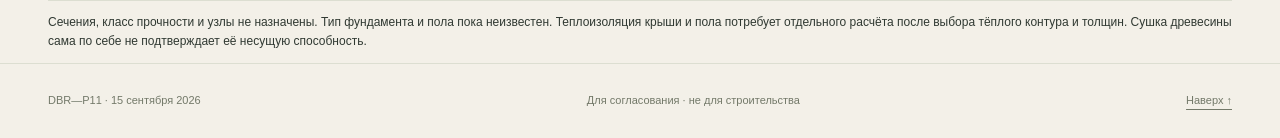
<file: docs/materials.html>
<!doctype html>
<html lang="ru"><head><meta charset="utf-8"><meta name="viewport" content="width=device-width,initial-scale=1">
<meta name="description" content="Проект дома DBR-P11: планировки, интерьер, экстерьер и техническая документация для согласования.">
<meta name="theme-color" content="#323a35"><title>Материалы и объёмы · Дом у воды</title>
<link rel="stylesheet" href="assets/site.css"><script src="assets/site.js" defer></script></head><body>
<a class="skip" href="#main">К содержанию</a>
<header class="site-header"><a class="brand" href="index.html"><span class="brand-mark">Д</span> ДОМ У ВОДЫ <small>DBR—P11</small></a>
<nav aria-label="Основная навигация"><a  href="index.html">Дизайн</a><a  href="plans.html">Размеры</a><a  href="wet-zones.html">Кухня и санузлы</a><a  href="site-plan.html">Участок</a><a  href="details.html">Крыша и ливнёвка</a><a aria-current="page" href="materials.html">Материалы</a><a  href="technical.html">Документация</a></nav></header>
<main id="main"><section class="intro wrap"><div><p class="eyebrow">15 сентября / Архивная ведомость</p><h1>Материалы<br><em>и объёмы.</em></h1></div><div class="intro-side"><p>Утепление, деревянная отделка, плитка и шесть схем раскладки. Ниже — пиломатериал стен и перечень элементов всей конструкции. Файлы Excel сохранены для сравнения сценариев, но объёмы лаунджа и настилов требуют нового расчёта.</p><span class="pill">Расчёт до изменения лаунджа и кладовой</span></div></section><div class="status-note wrap"><strong>28.09 · текущий контур и хозяйский душ отличаются от ведомости.</strong><p>Лаундж расширен с 8,40 до 8,70 м (+1,47 м²); восточный открытый навес заменён кладовой. Хозяйский душ перенесён к южной стене, D05 сдвинута, добавлены мокрые полки; раскладка Q04 и площадь облицовки требуют новой проверки. Кровать F05 уменьшена до 1800 мм без изменения площади пола комнаты. Ведомость 15.09 сохранена для сравнения: показатели лаунджа, настилов, плитки, утепления, кровли и пиломатериала нельзя использовать для заказа без пересчёта. <a href="plans.html#clearances">Открыть текущую планировку ↗</a></p></div><div class="q-actions wrap"><a class="button" href="assets/quantities-2026-09-15/house-materials.xlsx" download>Скачать Excel · 7 листов ↓</a><a class="button" href="assets/quantities-2026-09-15/materials.csv" download>Таблица CSV ↓</a><a href="#q-layouts">Смотреть раскладки ↘</a></div><div class="q-metrics wrap"><article><span>Плитка пола</span><strong>90,25 <small>м²</small></strong><p>Дом и остеклённый лаундж</p></article><article><span>БЕЛТЕРМО 80 + 80</span><strong>205,95 <small>м²</small></strong><p>Две стороны наружных стен</p></article><article><span>Имитация бруса</span><strong>165,07 <small>м²</small></strong><p>Видимые стены сухих помещений</p></article><article><span>Эковата стен</span><strong>25,14 <small>м³</small></strong><p>До технологического запаса</p></article></div><nav class="q-jumps wrap" aria-label="Разделы ведомости"><a href="#q-table">Сводная таблица</a><a href="#q-surfaces">Стены и поверхности</a><a href="#q-layouts">Раскладки</a><a href="#q-method">Расчёт и допущения</a><a href="#timber">Пиломатериал и конструктив</a></nav>
<section class="section wrap" id="q-table"><div class="section-heading"><div><p class="eyebrow">01 / Количества</p><h2>Что и сколько нужно</h2></div><p>«Нетто» — измеренная по модели площадь или объём. «К закупке» — с принятым запасом и округлением до упаковки. Размеры упаковок пока примерные.</p></div>
<div class="q-controls"><label for="q-search">Найти материал<input id="q-search" type="search" placeholder="Плитка, вагонка, мембрана…"></label><label for="q-filter">Группа<select id="q-filter"><option value="all">Все материалы</option><option value="insulation">Утепление и мембраны</option><option value="wood">Деревянная отделка</option><option value="tile">Плитка</option><option value="boards">Листы и основания</option><option value="systems">Покрытия и комплектующие</option><option value="pending">Требуют уточнения</option></select></label><p id="q-count" role="status">35 позиций</p></div>
<div class="q-table-scroll" tabindex="0" aria-label="Таблица материалов, горизонтальная прокрутка"><table class="q-table"><thead><tr><th scope="col">Материал</th><th scope="col">Нетто</th><th scope="col">Запас</th><th scope="col">К закупке</th><th scope="col">Упаковки / заготовки</th></tr></thead><tbody><tr data-q-row data-category="insulation" data-pending="false" data-search="белтермо 80 мм — наружная сторона размер листа — сценарий. откосы не включены."><th scope="row">БЕЛТЕРМО 80 мм — наружная сторона<small>Размер листа — сценарий. Откосы не включены.</small></th><td data-label="Нетто">108,32 <small>м²</small></td><td data-label="Запас">10%</td><td data-label="К закупке" class="q-order">119,67 <small>м²</small></td><td data-label="Упаковки / заготовки">111<small>по 1,078 м²</small></td></tr><tr data-q-row data-category="insulation" data-pending="false" data-search="белтермо 80 мм — внутренняя сторона марка для внутреннего применения и крепление tbc."><th scope="row">БЕЛТЕРМО 80 мм — внутренняя сторона<small>Марка для внутреннего применения и крепление TBC.</small></th><td data-label="Нетто">97,63 <small>м²</small></td><td data-label="Запас">10%</td><td data-label="К закупке" class="q-order">107,81 <small>м²</small></td><td data-label="Упаковки / заготовки">100<small>по 1,078 м²</small></td></tr><tr data-q-row data-category="insulation" data-pending="false" data-search="эковата — наружные стены и перегородки 55 кг/м³ и 15% древесины — допущения. потолок не включён."><th scope="row">Эковата — наружные стены и перегородки<small>55 кг/м³ и 15% древесины — допущения. Потолок не включён.</small></th><td data-label="Нетто">1 382,95 <small>кг</small></td><td data-label="Запас">5%</td><td data-label="К закупке" class="q-order">1 452,09 <small>кг</small></td><td data-label="Упаковки / заготовки">По выбранному изделию</td></tr><tr data-q-row data-category="wood" data-pending="false" data-search="имитация бруса — сухие стены и лаундж количество заготовок эквивалентное по площади; нужна карта стыков."><th scope="row">Имитация бруса — сухие стены и лаундж<small>Количество заготовок эквивалентное по площади; нужна карта стыков.</small></th><td data-label="Нетто">165,07 <small>м²</small></td><td data-label="Запас">10%</td><td data-label="К закупке" class="q-order">182,04 <small>м²</small></td><td data-label="Упаковки / заготовки">328<small>по 0,555 м²</small></td></tr><tr data-q-row data-category="wood" data-pending="false" data-search="вагонка — потолки дома и лаунджа скаты по фактической наклонной площади."><th scope="row">Вагонка — потолки дома и лаунджа<small>Скаты по фактической наклонной площади.</small></th><td data-label="Нетто">107,54 <small>м²</small></td><td data-label="Запас">10%</td><td data-label="К закупке" class="q-order">118,67 <small>м²</small></td><td data-label="Упаковки / заготовки">293<small>по 0,405 м²</small></td></tr><tr data-q-row data-category="wood" data-pending="false" data-search="деревянная подшивка — наружные свесы вентиляционные решётки и профиль карниза отдельно."><th scope="row">Деревянная подшивка — наружные свесы<small>Вентиляционные решётки и профиль карниза отдельно.</small></th><td data-label="Нетто">52,77 <small>м²</small></td><td data-label="Запас">10%</td><td data-label="К закупке" class="q-order">58,32 <small>м²</small></td><td data-label="Упаковки / заготовки">144<small>по 0,405 м²</small></td></tr><tr data-q-row data-category="wood" data-pending="false" data-search="деревянный пол — две спальни упаковку заполнить после выбора доски."><th scope="row">Деревянный пол — две спальни<small>Упаковку заполнить после выбора доски.</small></th><td data-label="Нетто">26,05 <small>м²</small></td><td data-label="Запас">10%</td><td data-label="К закупке" class="q-order">28,65 <small>м²</small></td><td data-label="Упаковки / заготовки">По выбранному изделию</td></tr><tr data-q-row data-category="tile" data-pending="false" data-search="плитка 600×600 — кухня, гостиная, прихожая один светлый тёплый оттенок; sku не выбран."><th scope="row">Плитка 600×600 — кухня, гостиная, прихожая<small>Один светлый тёплый оттенок; SKU не выбран.</small></th><td data-label="Нетто">38,83 <small>м²</small></td><td data-label="Запас">10%</td><td data-label="К закупке" class="q-order">43,20 <small>м²</small></td><td data-label="Упаковки / заготовки">30<small>по 1,440 м²</small></td></tr><tr data-q-row data-category="tile" data-pending="false" data-search="плитка 600×600 — остеклённый лаундж проверить морозостойкость и скольжение по режиму лаунджа."><th scope="row">Плитка 600×600 — остеклённый лаундж<small>Проверить морозостойкость и скольжение по режиму лаунджа.</small></th><td data-label="Нетто">41,16 <small>м²</small></td><td data-label="Запас">10%</td><td data-label="К закупке" class="q-order">46,08 <small>м²</small></td><td data-label="Упаковки / заготовки">32<small>по 1,440 м²</small></td></tr><tr data-q-row data-category="tile" data-pending="false" data-search="плитка 600×600 — санузлы вне душевых та же коллекция либо отдельный артикул; два душевых по 1 м² вычтены."><th scope="row">Плитка 600×600 — санузлы вне душевых<small>Та же коллекция либо отдельный артикул; два душевых по 1 м² вычтены.</small></th><td data-label="Нетто">8,26 <small>м²</small></td><td data-label="Запас">10%</td><td data-label="К закупке" class="q-order">10,08 <small>м²</small></td><td data-label="Упаковки / заготовки">7<small>по 1,440 м²</small></td></tr><tr data-q-row data-category="tile" data-pending="false" data-search="плитка малого формата — пол двух душевых 100×100 предложено для уклонов. раскладка и слив tbc."><th scope="row">Плитка малого формата — пол двух душевых<small>100×100 предложено для уклонов. Раскладка и слив TBC.</small></th><td data-label="Нетто">2,00 <small>м²</small></td><td data-label="Запас">10%</td><td data-label="К закупке" class="q-order">2,20 <small>м²</small></td><td data-label="Упаковки / заготовки">По выбранному изделию</td></tr><tr data-q-row data-category="tile" data-pending="false" data-search="плитка стены кухни — пол–половина окна за всей кухней, холодильником, до косяка d02. без откосов."><th scope="row">Плитка стены кухни — пол–половина окна<small>За всей кухней, холодильником, до косяка D02. Без откосов.</small></th><td data-label="Нетто">8,46 <small>м²</small></td><td data-label="Запас">10%</td><td data-label="К закупке" class="q-order">10,08 <small>м²</small></td><td data-label="Упаковки / заготовки">7<small>по 1,440 м²</small></td></tr><tr data-q-row data-category="tile" data-pending="false" data-search="плитка — все стены хозяйского санузла полная высота 3 м — графический сценарий; дверь и окно вычтены."><th scope="row">Плитка — все стены хозяйского санузла<small>Полная высота 3 м — графический сценарий; дверь и окно вычтены.</small></th><td data-label="Нетто">22,71 <small>м²</small></td><td data-label="Запас">10%</td><td data-label="К закупке" class="q-order">25,92 <small>м²</small></td><td data-label="Упаковки / заготовки">18<small>по 1,440 м²</small></td></tr><tr data-q-row data-category="tile" data-pending="false" data-search="плитка — две стены гостевого душа две стены по 1 м, высота 2.1 м — предложение."><th scope="row">Плитка — две стены гостевого душа<small>Две стены по 1 м, высота 2.1 м — предложение.</small></th><td data-label="Нетто">4,20 <small>м²</small></td><td data-label="Запас">10%</td><td data-label="К закупке" class="q-order">5,76 <small>м²</small></td><td data-label="Упаковки / заготовки">4<small>по 1,440 м²</small></td></tr><tr data-q-row data-category="boards" data-pending="false" data-search="гклв — стены обоих санузлов, по слоям 2 слоя — только расчётный сценарий. в душах проверить допустимость системы."><th scope="row">ГКЛВ — стены обоих санузлов, по слоям<small>2 слоя — только расчётный сценарий. В душах проверить допустимость системы.</small></th><td data-label="Нетто">100,68 <small>м²</small></td><td data-label="Запас">10%</td><td data-label="К закупке" class="q-order">111,60 <small>м²</small></td><td data-label="Упаковки / заготовки">31<small>по 3,600 м²</small></td></tr><tr data-q-row data-category="boards" data-pending="false" data-search="жёсткое основание под плитку кухни тип и количество слоёв tbc; не крепить плитку к мягкой теплоизоляции."><th scope="row">Жёсткое основание под плитку кухни<small>Тип и количество слоёв TBC; не крепить плитку к мягкой теплоизоляции.</small></th><td data-label="Нетто">8,46 <small>м²</small></td><td data-label="Запас">10%</td><td data-label="К закупке" class="q-order">9,31 <small>м²</small></td><td data-label="Упаковки / заготовки">По выбранному изделию</td></tr><tr data-q-row data-category="boards" data-pending="true" data-search="цсп под деревянную отделку — локальная опция не включено до выбора зон. цсп не заменяет расчёт связей каркаса."><th scope="row">ЦСП под деревянную отделку — локальная опция<small>Не включено до выбора зон. ЦСП не заменяет расчёт связей каркаса.</small></th><td data-label="Нетто">Уточнить</td><td data-label="Запас">10%</td><td data-label="К закупке" class="q-order q-pending">Уточнить</td><td data-label="Упаковки / заготовки">По выбранному изделию</td></tr><tr data-q-row data-category="insulation" data-pending="false" data-search="наружное защитное полотно стены площадь для запроса кп. необходимость отдельной мембраны зависит от белтермо."><th scope="row">Наружное защитное полотно стены<small>Площадь для запроса КП. Необходимость отдельной мембраны зависит от БЕЛТЕРМО.</small></th><td data-label="Нетто">108,32 <small>м²</small></td><td data-label="Запас">15%</td><td data-label="К закупке" class="q-order">124,57 <small>м²</small></td><td data-label="Упаковки / заготовки">По выбранному изделию</td></tr><tr data-q-row data-category="insulation" data-pending="false" data-search="внутренний воздухоплотный слой стены тип и sd назначаются расчётом влаги; не две паронепроницаемые плёнки."><th scope="row">Внутренний воздухоплотный слой стены<small>Тип и Sd назначаются расчётом влаги; не две паронепроницаемые плёнки.</small></th><td data-label="Нетто">97,63 <small>м²</small></td><td data-label="Запас">15%</td><td data-label="К закупке" class="q-order">112,28 <small>м²</small></td><td data-label="Упаковки / заготовки">По выбранному изделию</td></tr><tr data-q-row data-category="insulation" data-pending="false" data-search="удерживающее полотно перегородок — 2 стороны сценарий. если удерживает жёсткая обшивка, эту строку исключить."><th scope="row">Удерживающее полотно перегородок — 2 стороны<small>Сценарий. Если удерживает жёсткая обшивка, эту строку исключить.</small></th><td data-label="Нетто">128,28 <small>м²</small></td><td data-label="Запас">15%</td><td data-label="К закупке" class="q-order">147,52 <small>м²</small></td><td data-label="Упаковки / заготовки">По выбранному изделию</td></tr><tr data-q-row data-category="systems" data-pending="false" data-search="окраска стен гостевого санузла сухие поверхности вне плитки; система для влажных помещений."><th scope="row">Окраска стен гостевого санузла<small>Сухие поверхности вне плитки; система для влажных помещений.</small></th><td data-label="Нетто">23,43 <small>м²</small></td><td data-label="Запас">0%</td><td data-label="К закупке" class="q-order">23,43 <small>м²</small></td><td data-label="Упаковки / заготовки">По выбранному изделию</td></tr><tr data-q-row data-category="systems" data-pending="false" data-search="покрытие имитации бруса — видимая сторона грунт/краска в литрах после выбора расхода. оборот и торцы дополнительно."><th scope="row">Покрытие имитации бруса — видимая сторона<small>Грунт/краска в литрах после выбора расхода. Оборот и торцы дополнительно.</small></th><td data-label="Нетто">165,07 <small>м²</small></td><td data-label="Запас">0%</td><td data-label="К закупке" class="q-order">165,07 <small>м²</small></td><td data-label="Упаковки / заготовки">По выбранному изделию</td></tr><tr data-q-row data-category="systems" data-pending="false" data-search="натяжной потолок — два санузла без закладных под свет и оборудования."><th scope="row">Натяжной потолок — два санузла<small>Без закладных под свет и оборудования.</small></th><td data-label="Нетто">9,99 <small>м²</small></td><td data-label="Запас">0%</td><td data-label="К закупке" class="q-order">9,99 <small>м²</small></td><td data-label="Упаковки / заготовки">По выбранному изделию</td></tr><tr data-q-row data-category="wood" data-pending="false" data-search="террасная доска — открытый настил лаги, ступени, торцы и крепёж пока без объёма."><th scope="row">Террасная доска — открытый настил<small>Лаги, ступени, торцы и крепёж пока без объёма.</small></th><td data-label="Нетто">59,77 <small>м²</small></td><td data-label="Запас">10%</td><td data-label="К закупке" class="q-order">65,75 <small>м²</small></td><td data-label="Упаковки / заготовки">По выбранному изделию</td></tr><tr data-q-row data-category="systems" data-pending="false" data-search="гидроизоляция пола кухни и санузлов добавлены 0.9×0.6 м под левый хвост кухни к d02 — сценарий. гостиная/лаундж не включены."><th scope="row">Гидроизоляция пола кухни и санузлов<small>Добавлены 0.9×0.6 м под левый хвост кухни к D02 — сценарий. Гостиная/лаундж не включены.</small></th><td data-label="Нетто">19,56 <small>м²</small></td><td data-label="Запас">10%</td><td data-label="К закупке" class="q-order">21,52 <small>м²</small></td><td data-label="Упаковки / заготовки">По выбранному изделию</td></tr><tr data-q-row data-category="systems" data-pending="false" data-search="гидроизоляция кухонной плитки и душевых стен высота обеих душевых принята 2.1 м. система и фактические зоны уточняются."><th scope="row">Гидроизоляция кухонной плитки и душевых стен<small>Высота обеих душевых принята 2.1 м. Система и фактические зоны уточняются.</small></th><td data-label="Нетто">16,86 <small>м²</small></td><td data-label="Запас">10%</td><td data-label="К закупке" class="q-order">18,55 <small>м²</small></td><td data-label="Упаковки / заготовки">По выбранному изделию</td></tr><tr data-q-row data-category="systems" data-pending="false" data-search="гидроизоляция — заходы в санузлах вне душа периметры минус две двери и четыре метра стен душа. высота захода — сценарий."><th scope="row">Гидроизоляция — заходы в санузлах вне душа<small>Периметры минус две двери и четыре метра стен душа. Высота захода — сценарий.</small></th><td data-label="Нетто">1,91 <small>м²</small></td><td data-label="Запас">10%</td><td data-label="К закупке" class="q-order">2,10 <small>м²</small></td><td data-label="Упаковки / заготовки">По выбранному изделию</td></tr><tr data-q-row data-category="systems" data-pending="false" data-search="лента примыканий кухни и двух санузлов пол/стена без дверей, вертикальные углы душей и кухни. манжеты отдельно."><th scope="row">Лента примыканий кухни и двух санузлов<small>Пол/стена без дверей, вертикальные углы душей и кухни. Манжеты отдельно.</small></th><td data-label="Нетто">28,26 <small>м</small></td><td data-label="Запас">15%</td><td data-label="К закупке" class="q-order">32,50 <small>м</small></td><td data-label="Упаковки / заготовки">По выбранному изделию</td></tr><tr data-q-row data-category="systems" data-pending="false" data-search="эластичный стык столешницы со стеной длина, не объём герметика; сечение шва и туба tbc."><th scope="row">Эластичный стык столешницы со стеной<small>Длина, не объём герметика; сечение шва и туба TBC.</small></th><td data-label="Нетто">5,74 <small>м</small></td><td data-label="Запас">15%</td><td data-label="К закупке" class="q-order">6,60 <small>м</small></td><td data-label="Упаковки / заготовки">По выбранному изделию</td></tr><tr data-q-row data-category="boards" data-pending="false" data-search="наружная облицовка дома и глухой стены лаунджа тип фасадной доски/панели tbc. дом со стороны лаунджа включён один раз."><th scope="row">Наружная облицовка дома и глухой стены лаунджа<small>Тип фасадной доски/панели TBC. Дом со стороны лаунджа включён один раз.</small></th><td data-label="Нетто">122,73 <small>м²</small></td><td data-label="Запас">10%</td><td data-label="К закупке" class="q-order">135,00 <small>м²</small></td><td data-label="Упаковки / заготовки">По выбранному изделию</td></tr><tr data-q-row data-category="boards" data-pending="false" data-search="южная щековая стена западного свеса — 2 стороны графический объём, материал/опорная функция tbc. отдельная строка."><th scope="row">Южная щековая стена западного свеса — 2 стороны<small>Графический объём, материал/опорная функция TBC. Отдельная строка.</small></th><td data-label="Нетто">16,50 <small>м²</small></td><td data-label="Запас">10%</td><td data-label="К закупке" class="q-order">18,15 <small>м²</small></td><td data-label="Упаковки / заготовки">По выбранному изделию</td></tr><tr data-q-row data-category="systems" data-pending="true" data-search="клей для всей плитки — после выбора продукта расход за 1 м² полного приклеивания; резаный запас плитки клеем не покрывается."><th scope="row">Клей для всей плитки — после выбора продукта<small>Расход за 1 м² полного приклеивания; резаный запас плитки клеем не покрывается.</small></th><td data-label="Нетто">Уточнить</td><td data-label="Запас">0%</td><td data-label="К закупке" class="q-order q-pending">Уточнить</td><td data-label="Упаковки / заготовки">По выбранному изделию</td></tr><tr data-q-row data-category="systems" data-pending="true" data-search="затирка всей плитки — после выбора продукта расход зависит от толщины, шва и формата; средний расход вводится после выбора."><th scope="row">Затирка всей плитки — после выбора продукта<small>Расход зависит от толщины, шва и формата; средний расход вводится после выбора.</small></th><td data-label="Нетто">Уточнить</td><td data-label="Запас">0%</td><td data-label="К закупке" class="q-order q-pending">Уточнить</td><td data-label="Упаковки / заготовки">По выбранному изделию</td></tr><tr data-q-row data-category="systems" data-pending="true" data-search="гидроизоляционный состав — весь расход кг идут в смету, геометрические м² показаны только для измерения."><th scope="row">Гидроизоляционный состав — весь расход<small>Кг идут в смету, геометрические м² показаны только для измерения.</small></th><td data-label="Нетто">Уточнить</td><td data-label="Запас">0%</td><td data-label="К закупке" class="q-order q-pending">Уточнить</td><td data-label="Упаковки / заготовки">По выбранному изделию</td></tr><tr data-q-row data-category="systems" data-pending="true" data-search="краска для деревянных стен — в литрах литры идут в смету; площадь окраски дана только как база расчёта."><th scope="row">Краска для деревянных стен — в литрах<small>Литры идут в смету; площадь окраски дана только как база расчёта.</small></th><td data-label="Нетто">Уточнить</td><td data-label="Запас">0%</td><td data-label="К закупке" class="q-order q-pending">Уточнить</td><td data-label="Упаковки / заготовки">По выбранному изделию</td></tr></tbody></table></div><p class="small">Пустое количество означает, что данных ещё нет. Количество досок рассчитано по площади — окончательная закупка зависит от их длины и раскроя. Справочные площади гидроизоляции и окраски не складываются с расходом составов в кг/л.</p></section><section class="section wrap" id="q-surfaces"><div class="section-heading"><div><p class="eyebrow">02 / По поверхностям</p><h2>Из чего сложились объёмы</h2></div><p>Эти площади уже входят в сводную ведомость выше. Повторно добавлять их в смету не нужно.</p></div><div class="q-surface-grid"><article><h3>Наружная поверхность стен</h3><strong>108,32 м²</strong><p>С вычетом проёмов, включая фронтоны</p></article><article><h3>Внутренняя сторона наружных стен</h3><strong>97,63 м²</strong><p>Отдельная плоскость обшивки</p></article><article><h3>Перегородки: один слой каркаса</h3><strong>64,14 м²</strong><p>Две стороны отделки посчитаны по помещениям</p></article><article><h3>Потолочная вагонка</h3><strong>107,54 м²</strong><p>Дом и лаундж; скаты по наклонной площади</p></article><article><h3>Наружная подшивка</h3><strong>52,77 м²</strong><p>Навес и западный свес</p></article><article><h3>Деревянный пол спален</h3><strong>26,05 м²</strong><p>Включая доли внутренних порогов</p></article><article><h3>Плитка кухни на стенах</h3><strong>8,46 м²</strong><p>От пола, за мебелью, до середины окна</p></article><article><h3>Плитка стен санузлов</h3><strong>26,91 м²</strong><p>Хозяйский санузел и гостевой душ</p></article></div></section><section class="section wrap" id="q-layouts"><div class="section-heading"><div><p class="eyebrow">03 / Раскладки</p><h2>Материалы на плане</h2></div><p>Нажмите на схему, чтобы открыть крупно. Форматы плитки и размеры заготовок предложены для сравнения; окончательные раскладки уточняются после выбора изделий.</p></div><div class="visual-grid q-layout-grid"><article class="visual-card"><a class="zoom" href="assets/quantities-2026-09-15/Q01-floors.png" data-title="Полы: зоны и единая сетка плитки"><img src="assets/quantities-2026-09-15/Q01-floors.png" width="2722" height="1808" loading="lazy" decoding="async" alt="Полы: зоны и единая сетка плитки"><span class="zoom-label">Смотреть крупнее ↗</span></a><div class="card-copy"><h3>Полы: зоны и единая сетка плитки</h3><p>Гостиная тоже в плитке. Деревянный пол остаётся в двух спальнях.</p><div class="file-links"><a class="" href="assets/quantities-2026-09-15/Q01-floors.svg">Открыть SVG ↗</a></div></div></article><article class="visual-card"><a class="zoom" href="assets/quantities-2026-09-15/Q02-kitchen.png" data-title="Кухня: до середины окна и до пола"><img src="assets/quantities-2026-09-15/Q02-kitchen.png" width="2722" height="1692" loading="lazy" decoding="async" alt="Кухня: до середины окна и до пола"><span class="zoom-label">Смотреть крупнее ↗</span></a><div class="card-copy"><h3>Кухня: до середины окна и до пола</h3><p>Плитка за всем гарнитуром и холодильником, до двери на террасу. Чистая площадь — 8,464 м².</p><div class="file-links"><a class="" href="assets/quantities-2026-09-15/Q02-kitchen.svg">Открыть SVG ↗</a></div></div></article><article class="visual-card"><a class="zoom" href="assets/quantities-2026-09-15/Q03-bath-floors.png" data-title="Санузлы: пол и подрезки"><img src="assets/quantities-2026-09-15/Q03-bath-floors.png" width="2722" height="1575" loading="lazy" decoding="async" alt="Санузлы: пол и подрезки"><span class="zoom-label">Смотреть крупнее ↗</span></a><div class="card-copy"><h3>Санузлы: пол и подрезки</h3><p>Угловые душевые выделены малым форматом. Показаны симметричные подрезки.</p><div class="file-links"><a class="" href="assets/quantities-2026-09-15/Q03-bath-floors.svg">Открыть SVG ↗</a></div></div></article><article class="visual-card"><a class="zoom" href="assets/quantities-2026-09-15/Q04-master-walls.png" data-title="Хозяйский санузел: четыре стены"><img src="assets/quantities-2026-09-15/Q04-master-walls.png" width="2722" height="1517" loading="lazy" decoding="async" alt="Хозяйский санузел: четыре стены"><span class="zoom-label">Смотреть крупнее ↗</span></a><div class="card-copy"><h3>Хозяйский санузел: четыре стены</h3><p>Развёртки с вычетом двери и окна. Плитка продолжается за тумбой.</p><div class="file-links"><a class="" href="assets/quantities-2026-09-15/Q04-master-walls.svg">Открыть SVG ↗</a></div></div></article><article class="visual-card"><a class="zoom" href="assets/quantities-2026-09-15/Q05-guest-walls.png" data-title="Гостевой санузел: душевой угол"><img src="assets/quantities-2026-09-15/Q05-guest-walls.png" width="2722" height="1556" loading="lazy" decoding="async" alt="Гостевой санузел: душевой угол"><span class="zoom-label">Смотреть крупнее ↗</span></a><div class="card-copy"><h3>Гостевой санузел: душевой угол</h3><p>Две стены по 1000 мм. Высота 2100 мм принята предварительно.</p><div class="file-links"><a class="" href="assets/quantities-2026-09-15/Q05-guest-walls.svg">Открыть SVG ↗</a></div></div></article><article class="visual-card"><a class="zoom" href="assets/quantities-2026-09-15/Q06-ceilings.png" data-title="Потолки и наружные подшивки"><img src="assets/quantities-2026-09-15/Q06-ceilings.png" width="2722" height="1575" loading="lazy" decoding="async" alt="Потолки и наружные подшивки"><span class="zoom-label">Смотреть крупнее ↗</span></a><div class="card-copy"><h3>Потолки и наружные подшивки</h3><p>Потолок лаунджа и наружный софит посчитаны отдельно, без двойного учёта.</p><div class="file-links"><a class="" href="assets/quantities-2026-09-15/Q06-ceilings.svg">Открыть SVG ↗</a></div></div></article></div></section><section class="section wrap" id="q-method"><div class="section-heading"><div><p class="eyebrow">04 / Основания расчёта</p><h2>Что учтено</h2></div><p>Планировки и последние решения по отделке сохранены. Цены не подставлены: Excel подготовлен для получения и сопоставления предложений.</p></div><div class="q-methods">
<details open><summary>Каркас и утепление</summary><p>Наружный каркас — 200 мм, перегородки — 140 мм. БЕЛТЕРМО по 80 мм с обеих сторон наружных стен. Плотность эковаты 55 кг/м³ и доля древесины 15% приняты для предварительной сметы.</p><p>Полость стен: 25,144 м³ × 55 кг/м³ = 1 382,95 кг. С запасом 5% — 1 452,09 кг. Утепление потолков и крыши пока не включено.</p></details>
<details><summary>Как вычитаются проёмы и считается запас</summary><p>Одна сторона стены: длина × высота + фронтон − двери и окна. У наружной и внутренней сторон разные плоскости измерения. Пол считается под мебелью; кухонная плитка продолжается за всем гарнитуром и холодильником.</p><p>Предварительно: плитка, доска и листы — запас 10%; полотна мембран — 15%; эковата — 5%. После этого количество округлено до выбранной в Excel упаковки. Это настраиваемые параметры, а не нормативные значения.</p></details>
<details><summary>Что проверить до заказа</summary><p>Высоты 3,0 / 3,3 / 5,0 м взяты из графической модели. Уточнить чистовые размеры, откосы, полезную ширину доски, площадь листа и упаковки. Пирог 80 + 200 + 80 уже занимает 360 мм без отделки: его совместимость с заложенными в плане 400 мм требует проверки.</p><p>В санузлах два слоя влагостойкой обшивки — бюджетный сценарий. Под плиткой нужны совместимое основание и гидроизоляция. Марки, расход клея, затирки и покрытий, крепёж и локальная ЦСП пока не определены. Несущий пиломатериал и соединения требуют отдельной конструктивной ведомости.</p></details>
<details><summary>Как обновлять расчёт</summary><p>Меняйте исходные значения на листе «Параметры» в Excel, цены — на листе «Смета». Формулы пересчитают количества. Картинки раскладок являются снимками текущего сценария и после изменения размеров требуют обновления.</p><p>Проверены 46 результатов формул, пересчёт параметров и открытие всех шести схем в табличном редакторе.</p></details></div></section>
<section class="q-download wrap"><h2>Файл для поставщиков</h2><p>Смета, материалы, стены, оболочка, полы и потолки, раскладки и исходные параметры.</p><a class="button" href="assets/quantities-2026-09-15/house-materials.xlsx" download>Скачать Excel ↓</a><a class="button" href="assets/quantities-2026-09-15/materials.csv" download>Скачать CSV ↓</a></section><section class="section wrap" id="timber"><div class="section-heading"><div><p class="eyebrow">05 / Каркас и кровля</p><h2>Пиломатериал<br>и конструктив</h2></div><p>Предварительный расчёт доски камерной сушки. Для стен посчитаны обычные стойки, обвязки и фронтоны. Полный объём несущей конструкции пока не определён.</p></div><div class="q-actions"><a class="button" href="assets/timber-2026-09-15/house-timber.xlsx" download>Excel · пиломатериал ↓</a><a href="assets/timber-2026-09-15/wall-timber.csv" download>Доска по группам CSV ↓</a><a href="assets/timber-2026-09-15/structure-scope.csv" download>Все 34 группы конструкции CSV ↓</a></div><div class="q-table-scroll" tabindex="0" aria-label="Сравнение объёмов пиломатериала"><table class="q-table q-timber-table"><thead><tr><th>Сценарий доски</th><th>Наружные стены<br>и фронтоны</th><th>Перегородки</th><th>Частичный итог</th><th>С запасом 10%</th></tr></thead><tbody><tr><th scope="row">45 × 200 мм / 45 × 140 мм</th><td data-label="Наружные и фронтоны">3,154 м³</td><td data-label="Перегородки">1,404 м³</td><td data-label="Частичный итог" class="q-order">4,557 м³</td><td data-label="С запасом 10%">5,013 м³</td></tr><tr><th scope="row">50 × 200 мм / 50 × 140 мм</th><td data-label="Наружные и фронтоны">3,493 м³</td><td data-label="Перегородки">1,554 м³</td><td data-label="Частичный итог" class="q-order">5,047 м³</td><td data-label="С запасом 10%">5,552 м³</td></tr></tbody></table></div><div class="q-timber-note"><h3>Это объём части стен, не всей постройки</h3><p>В итог ещё не входят перемычки, дополнительные пакеты стоек, связи, балки, стропила, опоры навеса, лаги террас и крепёж. Сечение балки над панорамой 6,7 м и опоры выноса 2,5 м требуют отдельного расчёта.</p><p>Для бюджета принят шаг до 600 мм, одна нижняя и две верхние обвязки. При доске 45 мм наружная стойка получается 3165 мм, при 50 мм — 3150 мм. Две такие стойки из доски 6 м не выходят: длину поставки и раскрой нужно согласовать до заказа. Запас 10% этого не гарантирует.</p></div><div class="q-surface-grid"><article><h3>Основная крыша</h3><strong>124,29 м²</strong><p>Два ската по наклонной поверхности</p></article><article><h3>Кровля навеса</h3><strong>71,85 м²</strong><p>Сценарий: 2% наружу, перепад 98 мм</p></article><article><h3>Наружный контур каркаса</h3><strong>37,84 м</strong><p>Номинальная ось стены в модели</p></article><article><h3>Внутренние перегородки</h3><strong>23,90 м</strong><p>Общее пятно пересечения вычтено</p></article></div><div class="q-methods q-structure-list"><details><summary>Основание <span class="small">· 3 поз.</span></summary><div class="q-scope-cards"><article><h3>Фундамент дома, навеса и террас</h3><strong>Количество уточняется</strong><p>Контур дома 94.3296 м²</p><p class="small">Уточнить: Тип, грунты, реакции, бетон, армирование и земляные работы</p></article><article><h3>Перекрытие / плита пола дома и лаунджа</h3><strong>Количество уточняется</strong><p>Площадь отделки не равна площади несущего настила</p><p class="small">Уточнить: Не выбран тип основания; лаги нельзя автоматически считать нулевыми</p></article><article><h3>Отсечная гидроизоляция под нижней обвязкой</h3><strong>37,840 м</strong><p>Только наружный периметр по оси</p><p class="small">Уточнить: Ширина, система, нахлёсты и внутренние несущие линии</p></article></div></details><details><summary>Стены <span class="small">· 6 поз.</span></summary><div class="q-scope-cards"><article><h3>Базовые стойки и обвязки стен с фронтонами</h3><strong>Количество уточняется</strong><p>Сценарии 45 и 50 мм в отдельной таблице</p><p class="small">Уточнить: Это частичный объём. Усиления и соединения отсутствуют</p></article><article><h3>Перемычки над 8 наружными проёмами</h3><strong>8,000 шт.</strong><p>По opening_schedule; длины пролётов на отдельном листе</p><p class="small">Уточнить: Сечения, длина опирания, количество досок, LVL/клеёный брус/сталь</p></article><article><h3>Перемычки над 4 дверями и OC01</h3><strong>5,000 шт.</strong><p>D03–D06 и открытая связь OC01</p><p class="small">Уточнить: Несущая роль стен и решения перемычек</p></article><article><h3>Пакеты стоек, углы, Т-стыки и закладные</h3><strong>Количество уточняется</strong><p>Одиночные крайние стойки уже в базовой таблице</p><p class="small">Уточнить: Число дополнительных досок и схема узлов</p></article><article><h3>Пространственные связи и силовая обшивка</h3><strong>Количество уточняется</strong><p>Плоскости стен даны в отделочной ведомости</p><p class="small">Уточнить: OSB/фанера/раскосы, толщина, раскладка и крепёж; БЕЛТЕРМО не засчитывается как расчёт связей</p></article><article><h3>Подъём внутренних стен к скатам</h3><strong>Количество уточняется</strong><p>Перегородки посчитаны только до 3.0 м</p><p class="small">Уточнить: Продолжение выше потолка, противопожарные и звуковые отсечки</p></article></div></details><details><summary>Основная крыша <span class="small">· 7 поз.</span></summary><div class="q-scope-cards"><article><h3>Стропила: только геометрическая длина</h3><strong>221,000 м</strong><p>25 пар × 2 × 4.420 м, оси не более 600 мм — сценарий</p><p class="small">Уточнить: Система стропил, реальные свесы, опоры, сечения и врубки</p></article><article><h3>Коньковая линия</h3><strong>14,060 м</strong><p>Геометрическая длина</p><p class="small">Уточнить: Тип: несущий прогон, коньковая доска или фермы; стыки, опоры и сечения</p></article><article><h3>Затяжки, прогоны, подкосы и связи</h3><strong>Количество уточняется</strong><p>Высокая гостиная, часть потолка плоская</p><p class="small">Уточнить: Расчётная схема, распор, прогиб и узлы</p></article><article><h3>Западный вынос 2500 мм и щековая стена</h3><strong>Количество уточняется</strong><p>Графический вынос над террасой</p><p class="small">Уточнить: Самостоятельная несущая схема и фундаментные реакции</p></article><article><h3>Фальцевое покрытие</h3><strong>124,290 м²</strong><p>Два ската по наклонной поверхности</p><p class="small">Уточнить: Фальц, рабочая ширина, картины, подрезки и комплектующие</p></article><article><h3>Подкровельный слой</h3><strong>124,290 м²</strong><p>Площадь без нахлёстов и заходов</p><p class="small">Уточнить: Тип и совместимость с выбранной кровлей</p></article><article><h3>Настил, обрешётка и контробрешётка</h3><strong>Количество уточняется</strong><p>Наклонная площадь 124.2904 м²</p><p class="small">Уточнить: Доска/лист, сечение, шаг, число слоёв и зазоры</p></article></div></details><details><summary>Навес <span class="small">· 5 поз.</span></summary><div class="q-scope-cards"><article><h3>Балки навеса: только геометрическая длина</h3><strong>127,425 м</strong><p>26 осей × 4.9010 м, шаг до 600 мм — сценарий</p><p class="small">Уточнить: Пролёты, промежуточные опоры, сечения, прогиб и стыки</p></article><article><h3>Опорные балки, стойки и соединения</h3><strong>Количество уточняется</strong><p>Граница навеса 14.66 × 4.90 м</p><p class="small">Уточнить: Сетка опор не задана; остекление не принято несущим</p></article><article><h3>Мембранное покрытие навеса</h3><strong>71,848 м²</strong><p>Наклон 2% наружу: перепад 98 мм — сценарий</p><p class="small">Уточнить: Система мембраны, нахлёсты, заведения и аварийные переливы</p></article><article><h3>Жёсткий настил навеса</h3><strong>71,848 м²</strong><p>Один геометрический слой</p><p class="small">Уточнить: Материал, толщина, число слоёв, раскладка и нагрузка</p></article><article><h3>Глухая торцевая стена лаунджа</h3><strong>4,900 м</strong><p>Длина стены</p><p class="small">Уточнить: Толщина каркаса, высота по рабочему узлу и несущая функция</p></article></div></details><details><summary>Потолки <span class="small">· 1 поз.</span></summary><div class="q-scope-cards"><article><h3>Балки плоских потолков и видимые балки</h3><strong>Количество уточняется</strong><p>Часть гостиной раскрыта до скатов</p><p class="small">Уточнить: Видимые 140×100 мм не являются полным сечением</p></article></div></details><details><summary>Террасы <span class="small">· 2 поз.</span></summary><div class="q-scope-cards"><article><h3>Лаги, обвязки и опоры террас</h3><strong>59,774 м²</strong><p>Площадь будущего деревянного настила</p><p class="small">Уточнить: Это площадь обслуживания, не объём лаг; шаг, пролёты, сечения и основания</p></article><article><h3>Основание плитки остеклённого лаунджа</h3><strong>41,160 м²</strong><p>Граница лаунджа</p><p class="small">Уточнить: Жёсткость основания, влага, зимний режим и узлы примыканий</p></article></div></details><details><summary>Утепление <span class="small">· 3 поз.</span></summary><div class="q-scope-cards"><article><h3>Утепление потолков / скатов</h3><strong>Количество уточняется</strong><p>Не дублируется с эковатой стен</p><p class="small">Уточнить: Граница тёплого контура, толщина, технология и плотность</p></article><article><h3>Теплоизоляция пола и цоколя</h3><strong>Количество уточняется</strong><p>По будущему решению фундамента</p><p class="small">Уточнить: Толщина и материал не выбраны</p></article><article><h3>Воздухоплотность крыши, ленты и проходки</h3><strong>Количество уточняется</strong><p>Тёплый контур ещё не задан</p><p class="small">Уточнить: Площади, Sd, стыки с БЕЛТЕРМО и дымоходом</p></article></div></details><details><summary>Водосток <span class="small">· 3 поз.</span></summary><div class="q-scope-cards"><article><h3>Скрытые желоба, две линии дома и край навеса</h3><strong>42,780 м</strong><p>2 × 14.06 + 14.66; до углов и воронок</p><p class="small">Уточнить: Сечение желобов, фактическая трасса, уклоны и аварийный перелив</p></article><article><h3>Основные водоприёмные точки</h3><strong>6,000 шт.</strong><p>Предложенная схема сайта</p><p class="small">Уточнить: Пропускная способность и независимые аварийные переливы</p></article><article><h3>Стояки, ливневая сеть, ёмкость и выпуск</h3><strong>Количество уточняется</strong><p>На участке, без подтверждённой внешней точки сброса</p><p class="small">Уточнить: Расход дождя, грунты, отметки, длины, диаметры и объём ёмкости</p></article></div></details><details><summary>Крепёж <span class="small">· 1 поз.</span></summary><div class="q-scope-cards"><article><h3>Гвозди, шурупы, анкеры, пластины и hold-down</h3><strong>Количество уточняется</strong><p>Только после ведомости узлов</p><p class="small">Уточнить: Марки, количество и коррозионная защита</p></article></div></details><details><summary>Комплектующие <span class="small">· 2 поз.</span></summary><div class="q-scope-cards"><article><h3>Проходка дымохода и противопожарные узлы</h3><strong>Количество уточняется</strong><p>Один показанный дымоход</p><p class="small">Уточнить: Система, отступы, усиления, герметизация и опирание</p></article><article><h3>Временные связи, укрытие и монтажный материал</h3><strong>Количество уточняется</strong><p>На период сборки</p><p class="small">Уточнить: ППР и метод монтажа</p></article></div></details><details><summary>Отделка <span class="small">· 1 поз.</span></summary><div class="q-scope-cards"><article><h3>БЕЛТЕРМО, эковата стен, доска, плитка и листы</h3><strong>Количество уточняется</strong><p>35 позиций в файле отделки и утепления</p><p class="small">Уточнить: Не прибавлять повторно; количества доступны в разделе «Материалы»</p></article></div></details></div><p class="small">Сечения, класс прочности и узлы не назначены. Тип фундамента и пола пока неизвестен. Теплоизоляция крыши и пола потребует отдельного расчёта после выбора тёплого контура и толщин. Сушка древесины сама по себе не подтверждает её несущую способность.</p></section></main>
<footer><span>DBR—P11 · 15 сентября 2026</span><span>Для согласования · не для строительства</span><a href="#main">Наверх ↑</a></footer>
<dialog id="viewer" aria-label="Просмотр изображения"><div class="viewer-top"><span id="viewer-title"></span><button id="close-viewer" aria-label="Закрыть изображение">Закрыть ×</button></div><img id="viewer-image" alt=""><div class="viewer-bottom"><button id="previous-view" aria-label="Предыдущее изображение">←</button><span id="viewer-counter"></span><a id="original-view" target="_blank" rel="noopener">Открыть оригинал ↗</a><button id="next-view" aria-label="Следующее изображение">→</button></div></dialog>
</body></html>
</file>
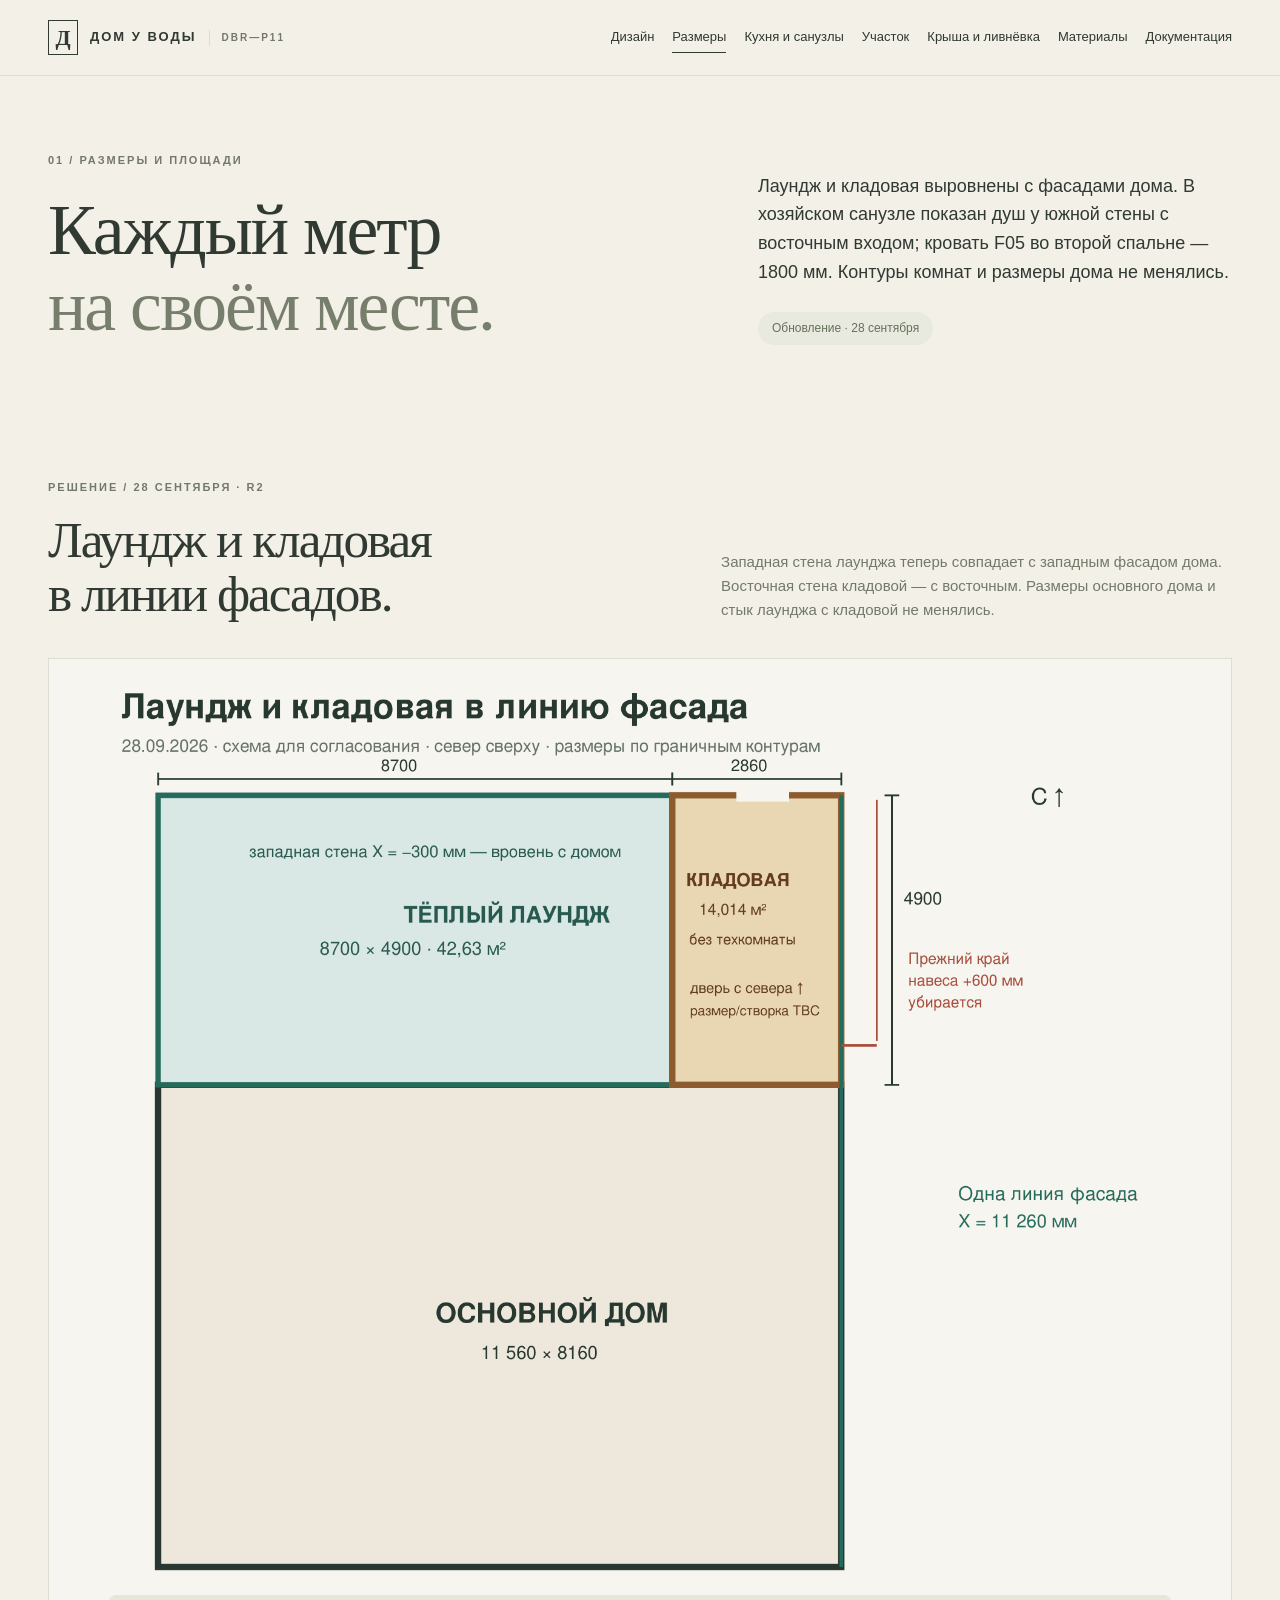
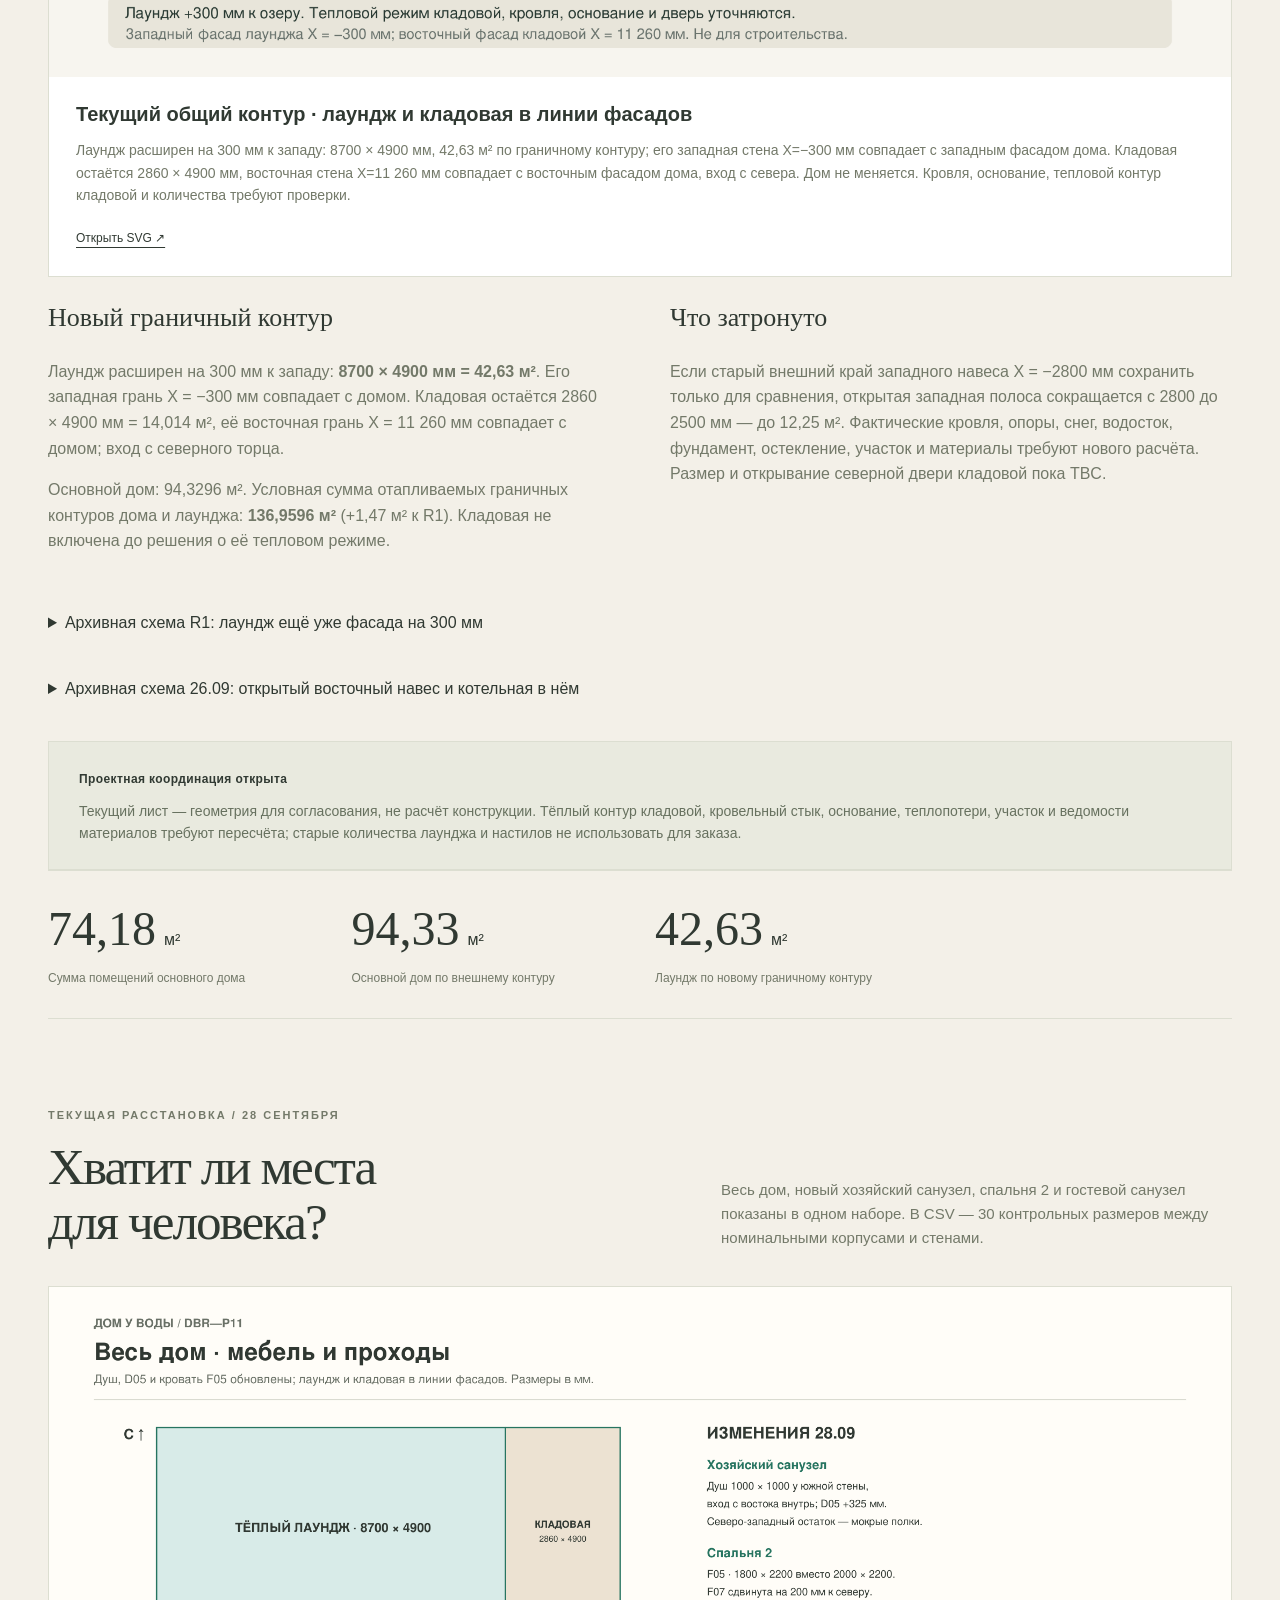
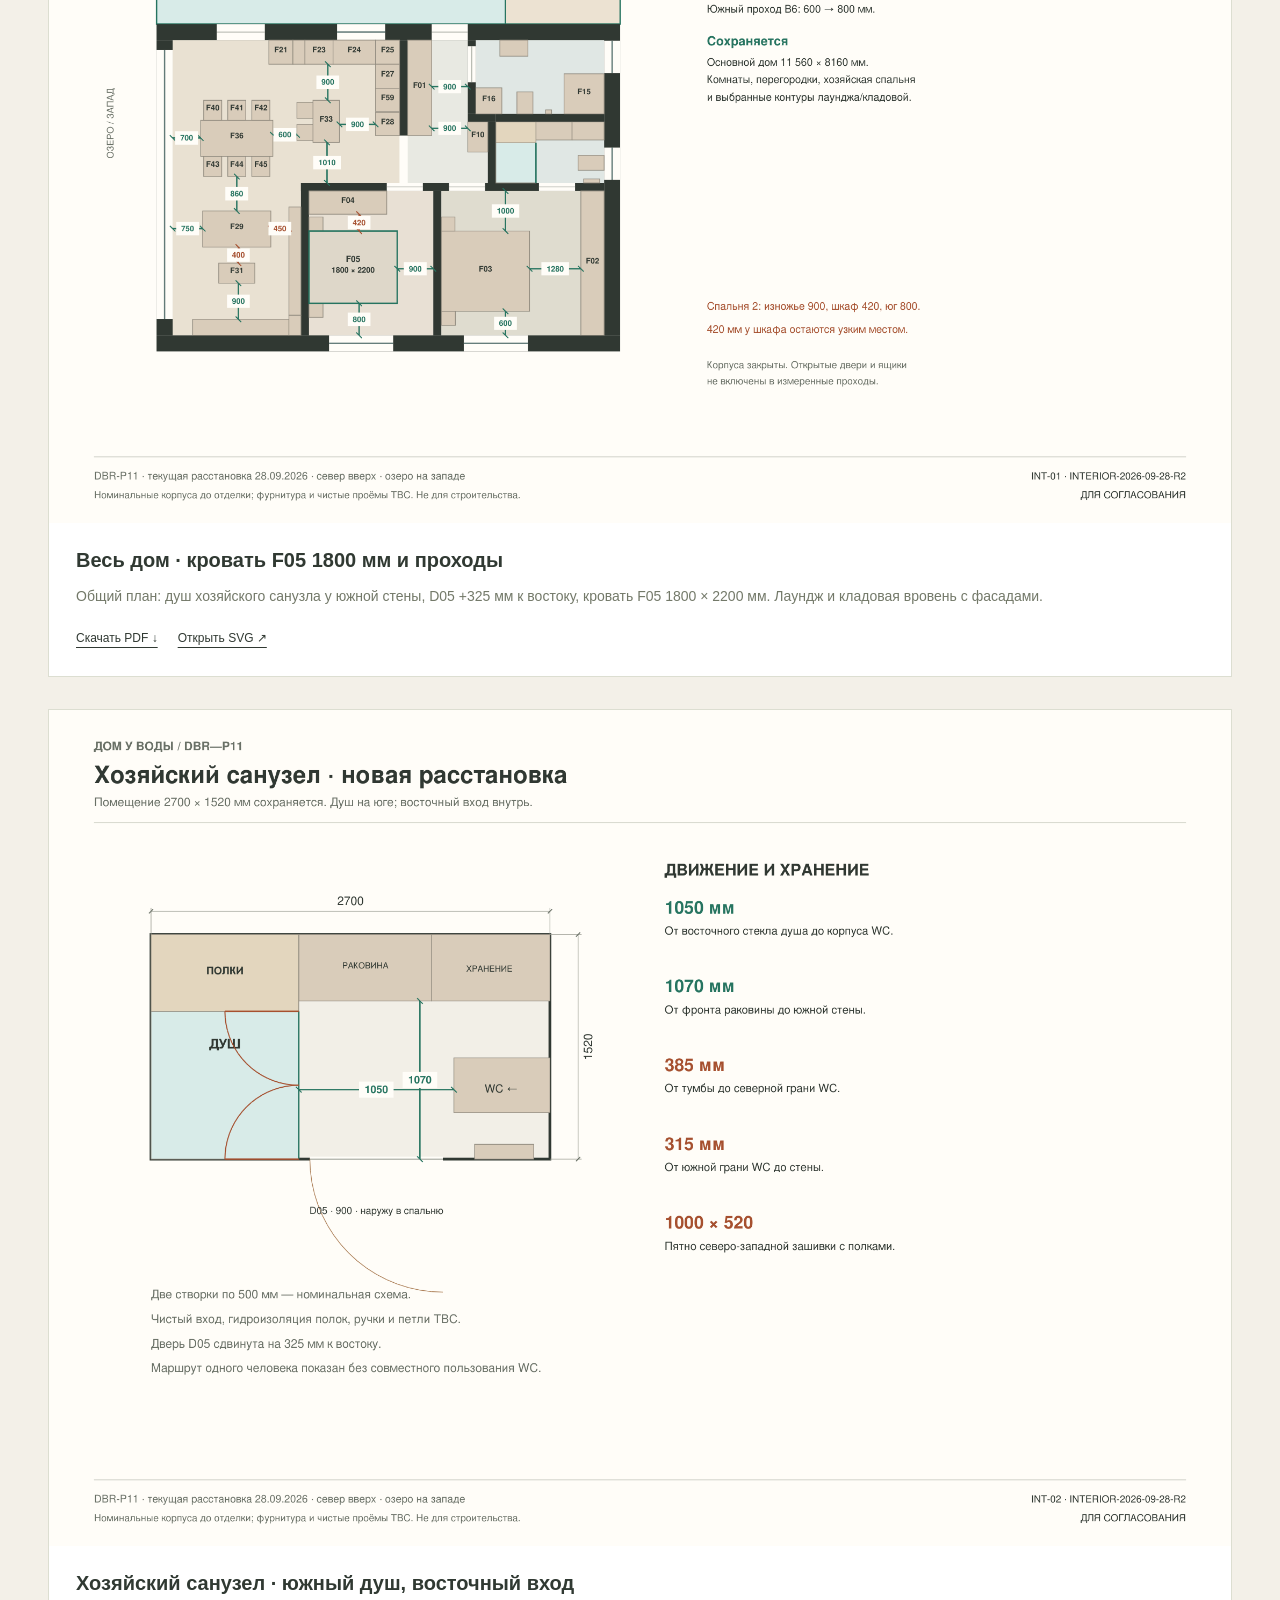
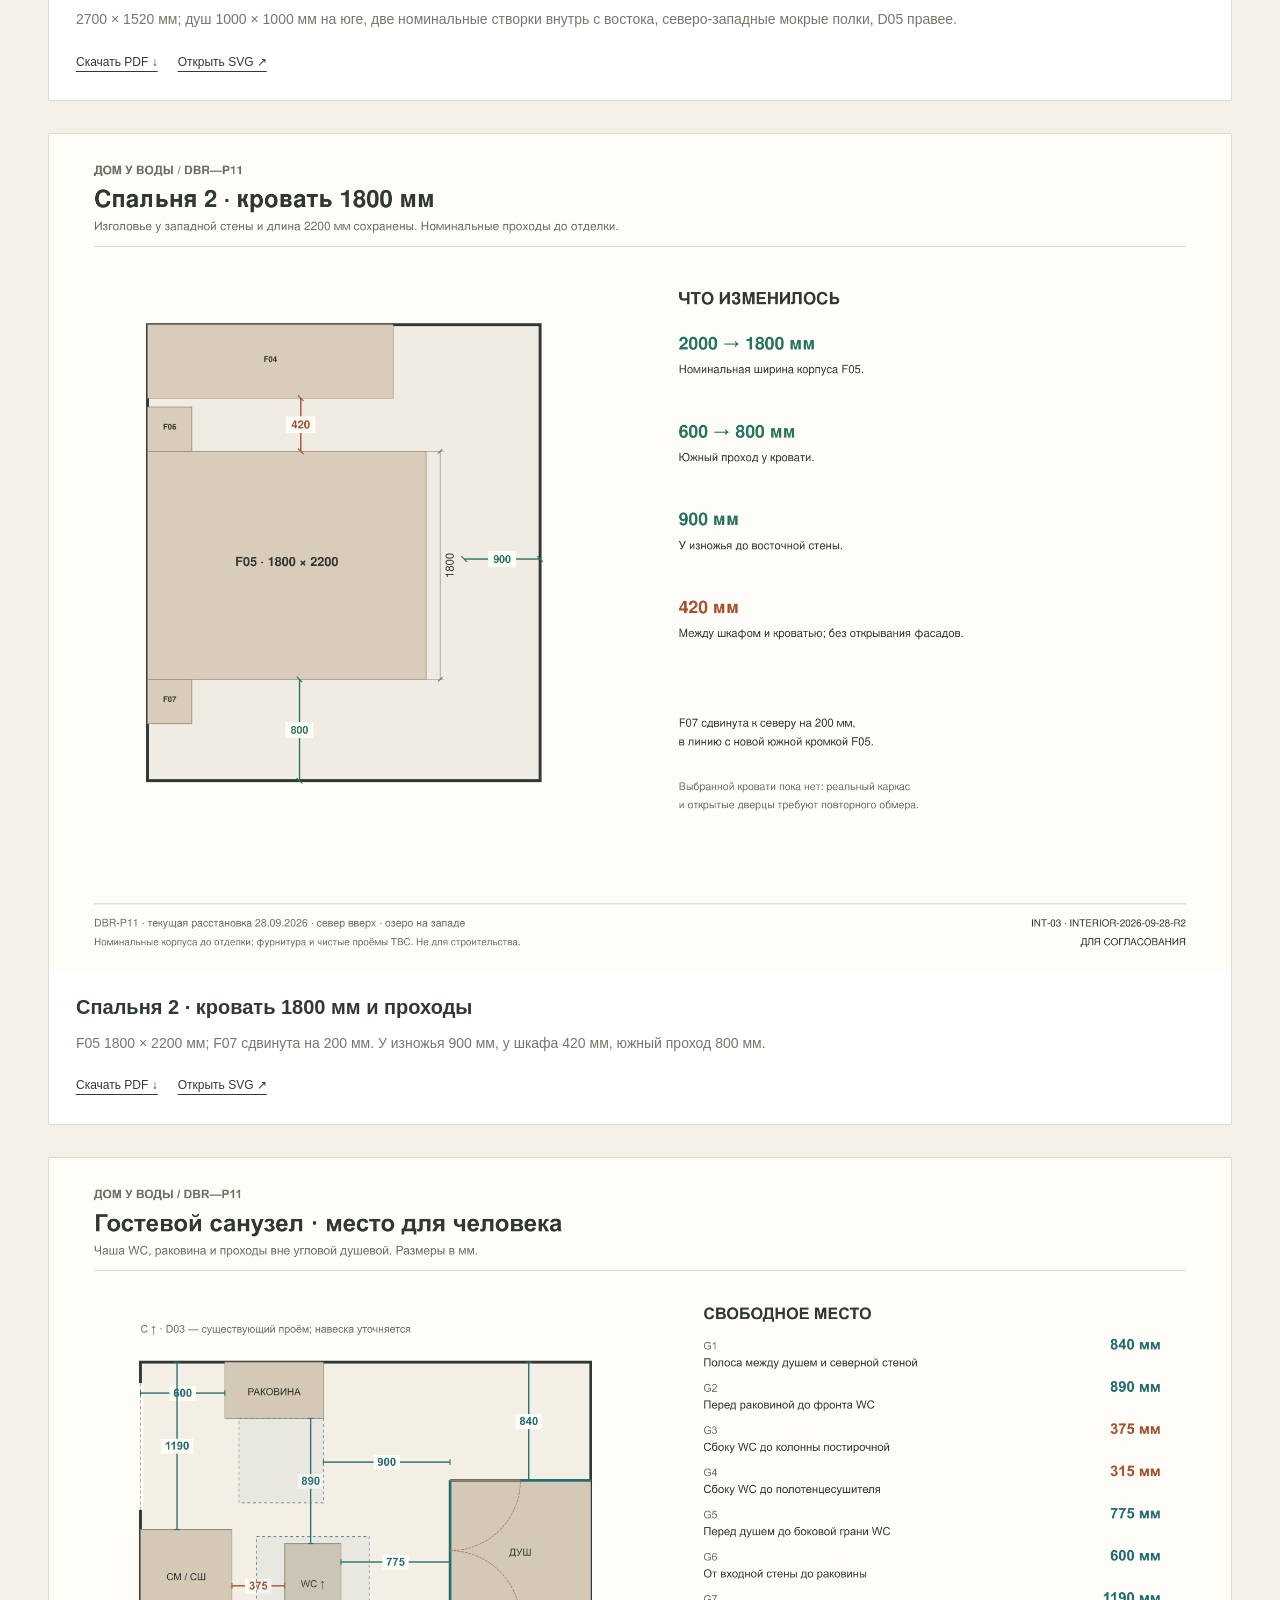
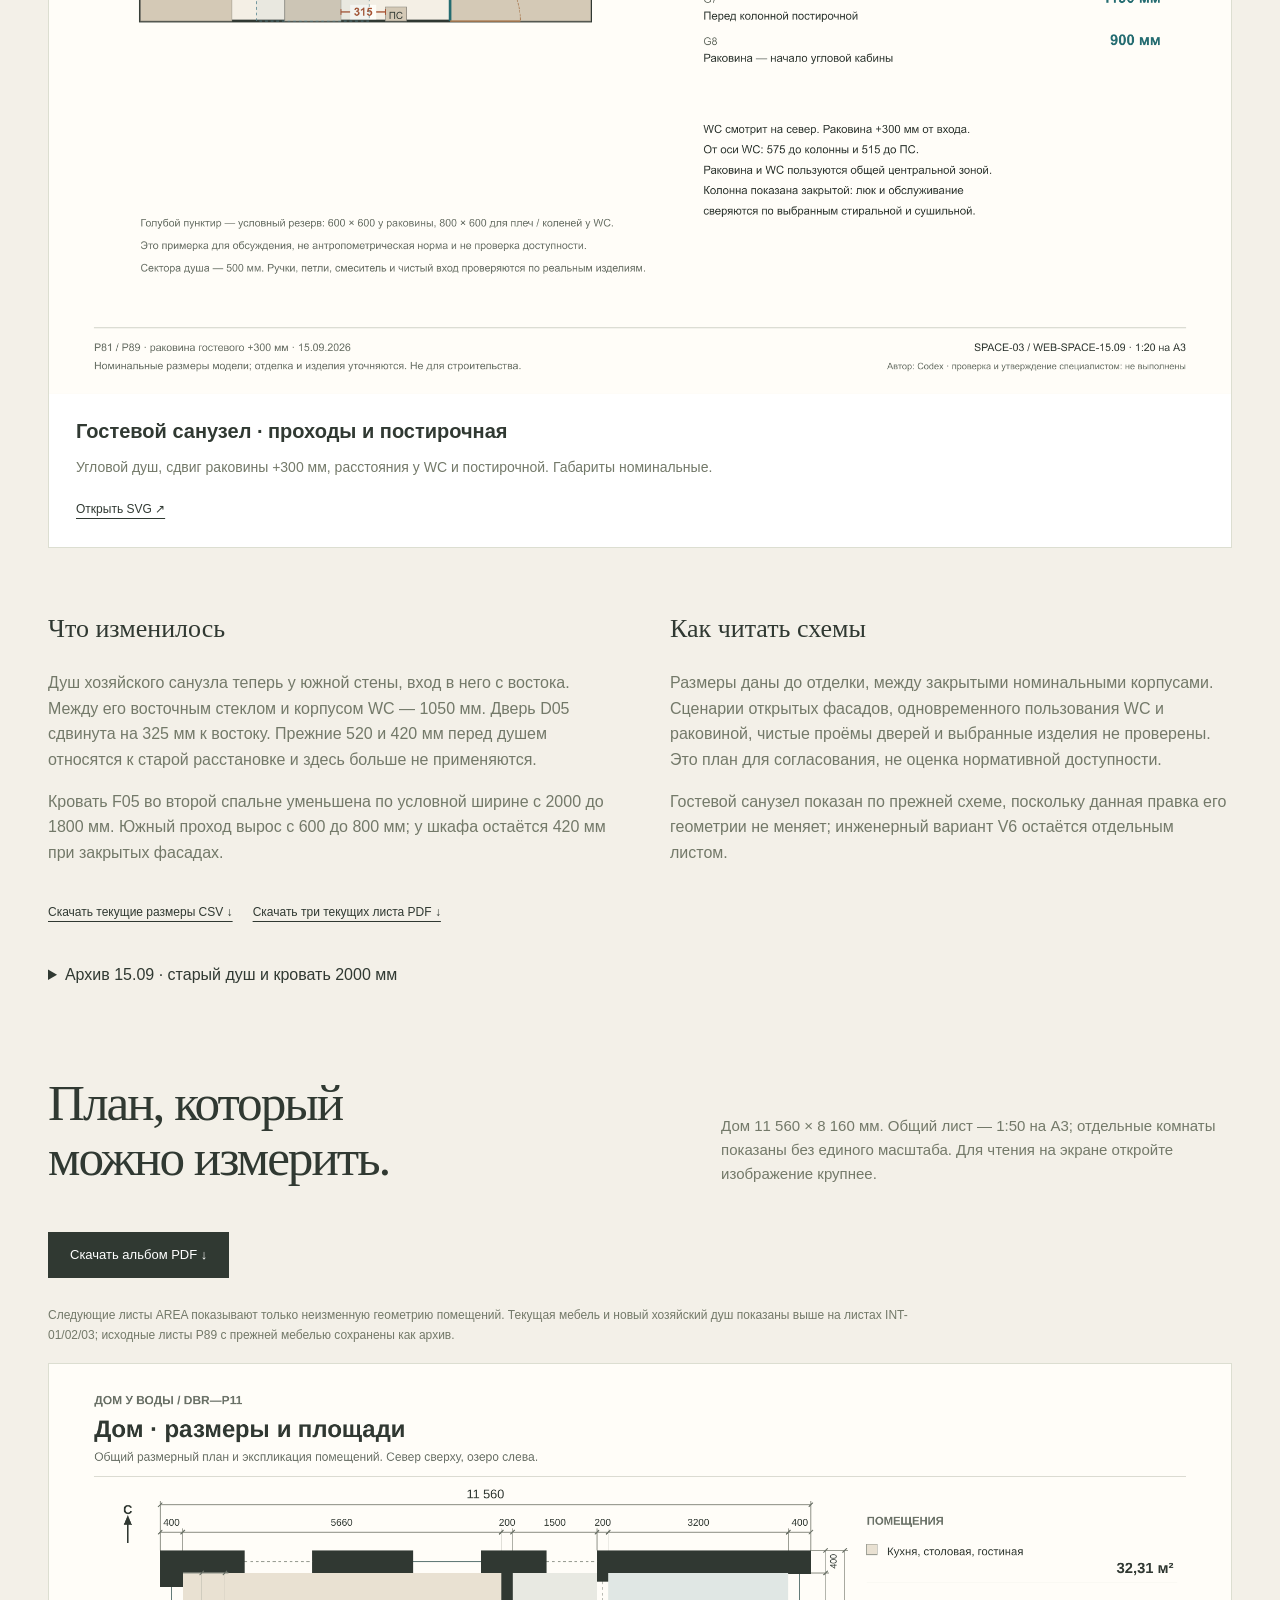
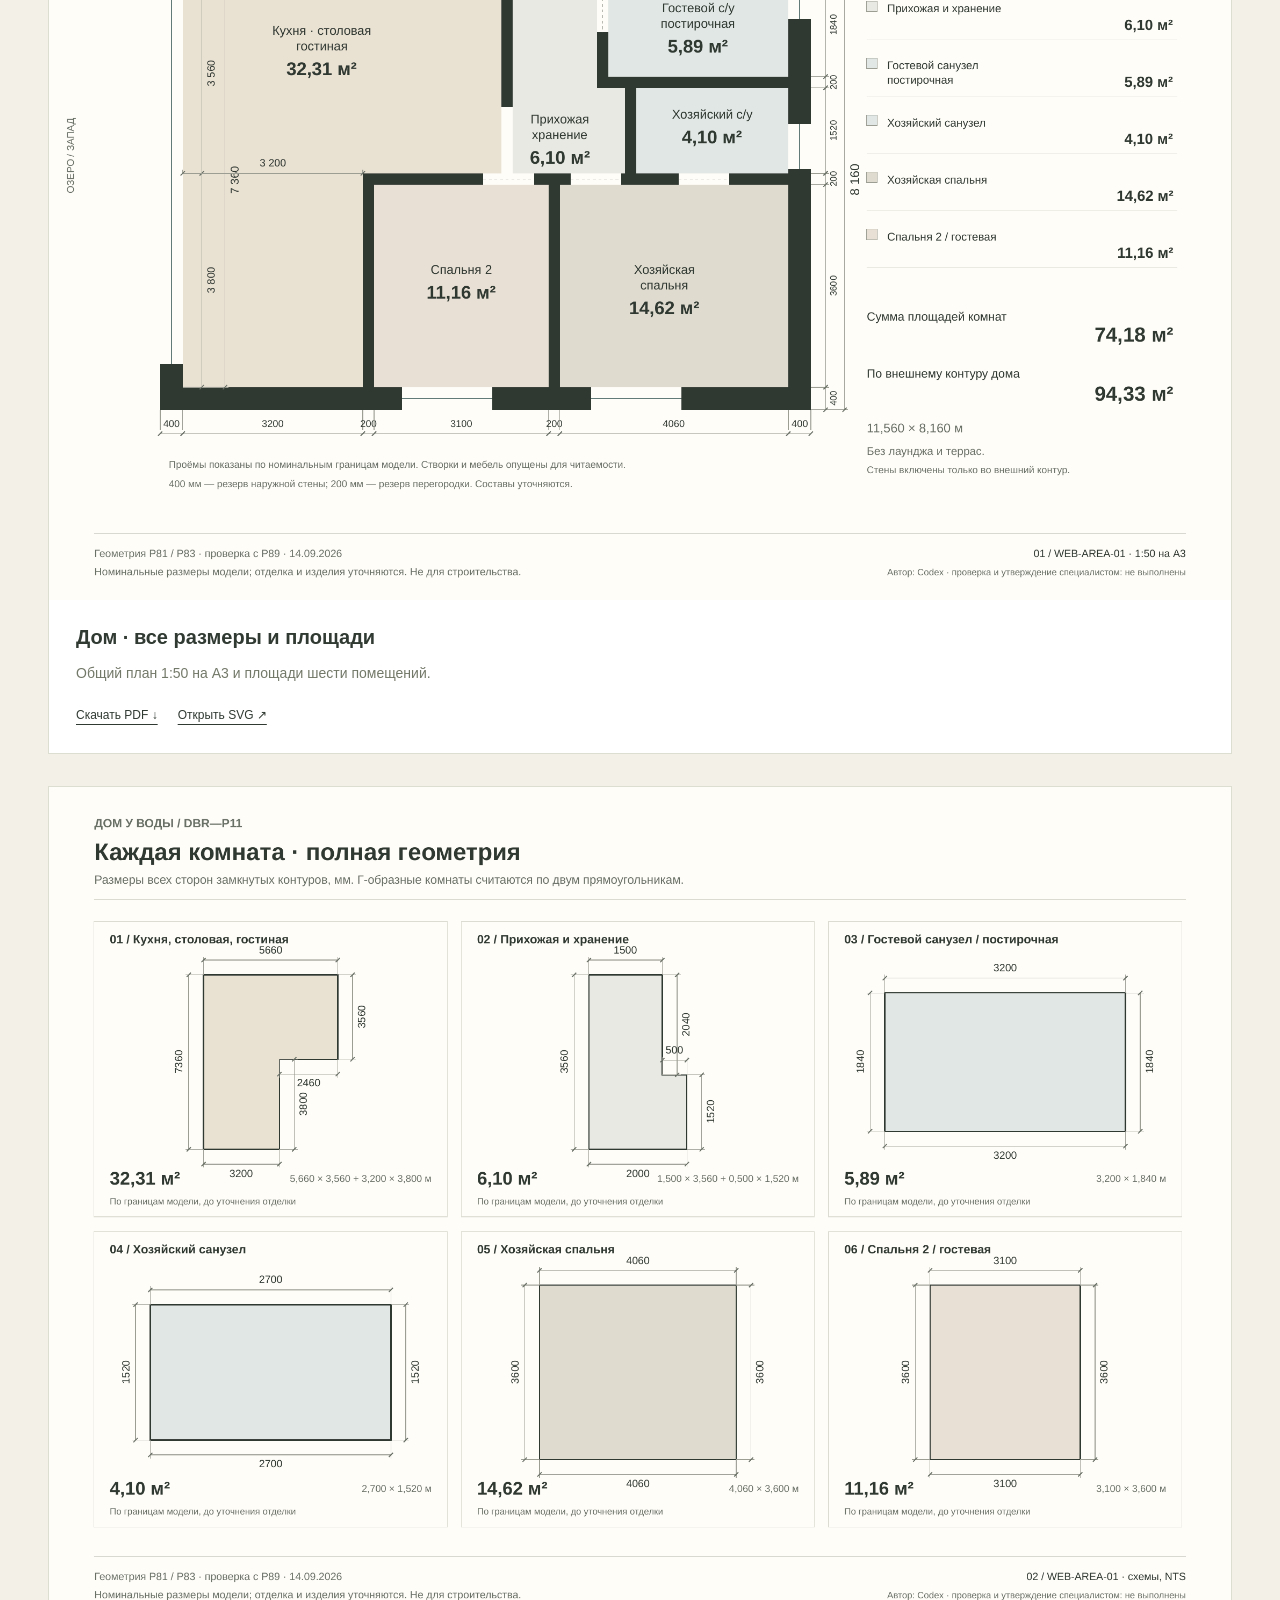
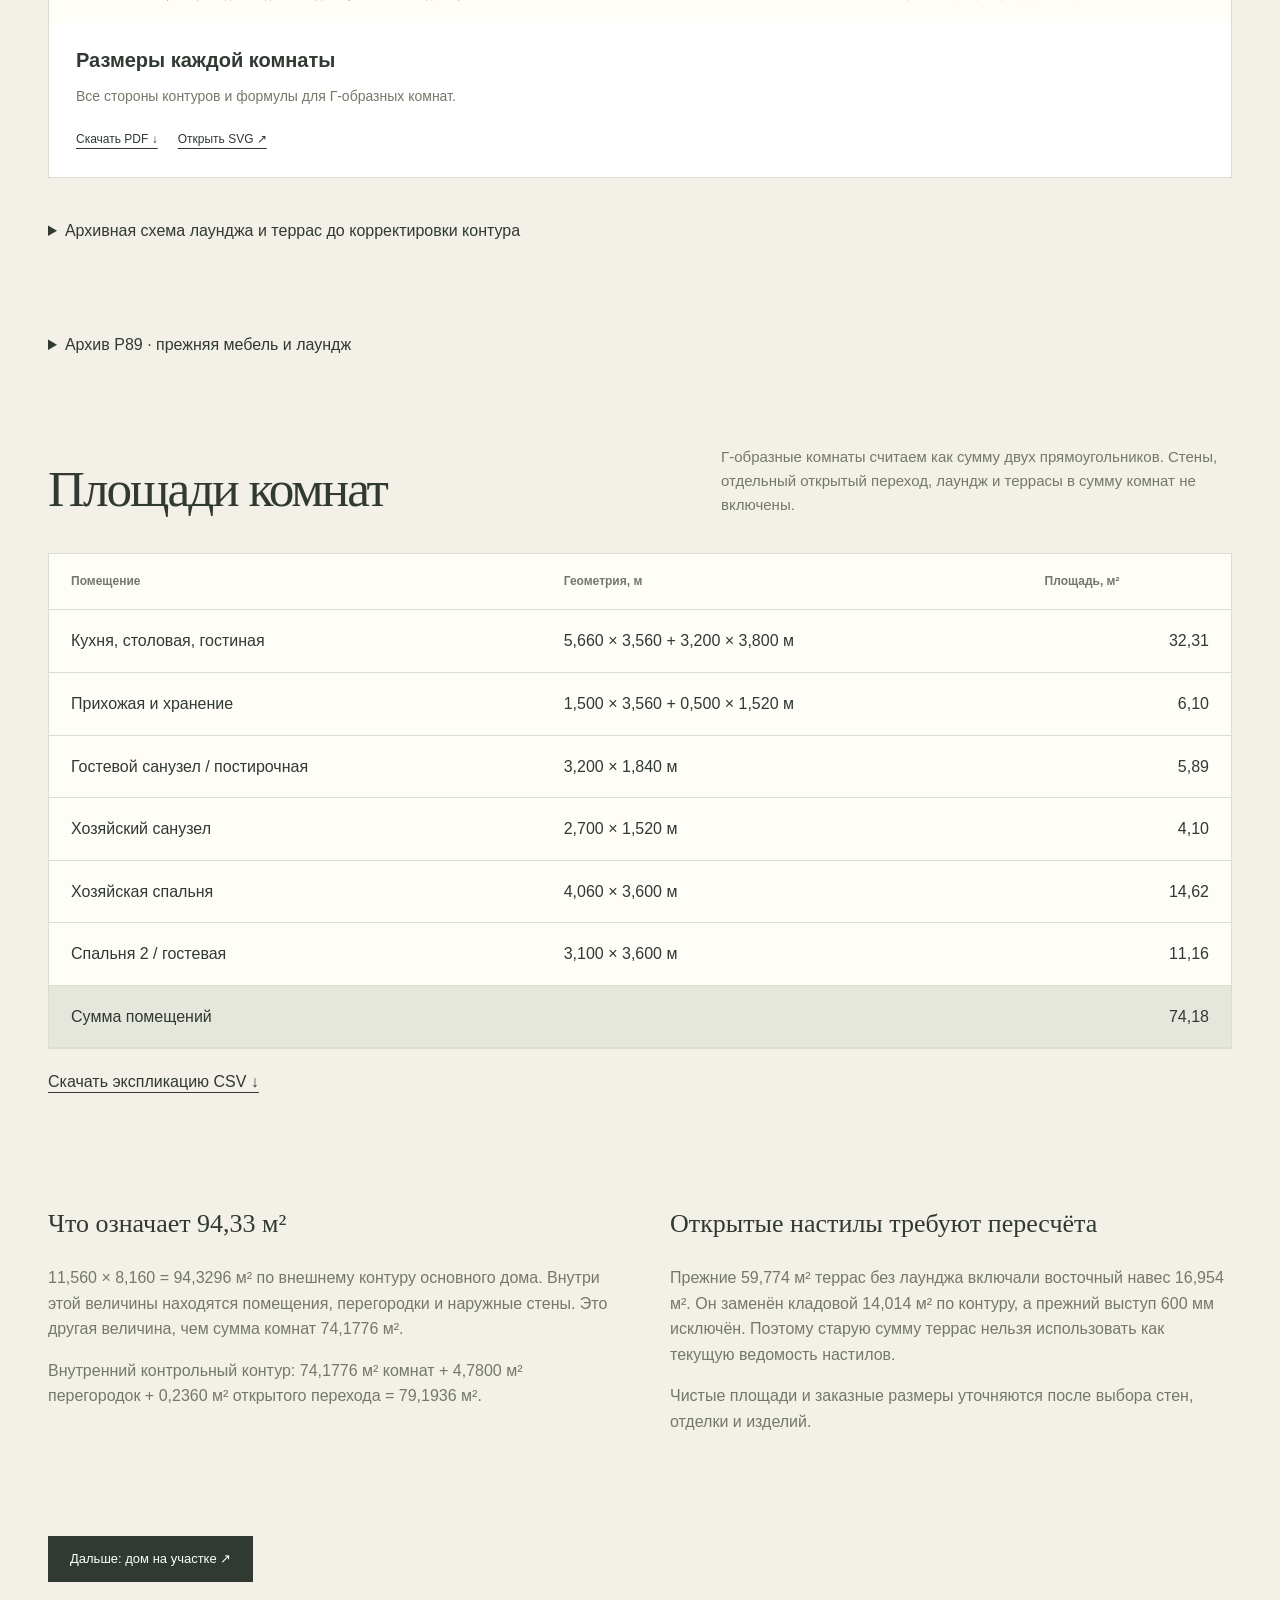
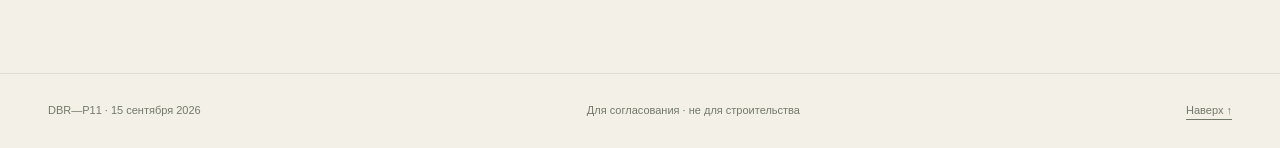
<file: docs/plans.html>
<!doctype html>
<html lang="ru"><head><meta charset="utf-8"><meta name="viewport" content="width=device-width,initial-scale=1">
<meta name="description" content="Проект дома DBR-P11: планировки, интерьер, экстерьер и техническая документация для согласования.">
<meta name="theme-color" content="#323a35"><title>Размеры и площади · Дом у воды</title>
<link rel="stylesheet" href="assets/site.css"><script src="assets/site.js" defer></script></head><body>
<a class="skip" href="#main">К содержанию</a>
<header class="site-header"><a class="brand" href="index.html"><span class="brand-mark">Д</span> ДОМ У ВОДЫ <small>DBR—P11</small></a>
<nav aria-label="Основная навигация"><a  href="index.html">Дизайн</a><a aria-current="page" href="plans.html">Размеры</a><a  href="wet-zones.html">Кухня и санузлы</a><a  href="site-plan.html">Участок</a><a  href="details.html">Крыша и ливнёвка</a><a  href="materials.html">Материалы</a><a  href="technical.html">Документация</a></nav></header>
<main id="main"><section class="intro wrap"><div><p class="eyebrow">01 / Размеры и площади</p><h1>Каждый метр<br><em>на своём месте.</em></h1></div><div class="intro-side"><p>Лаундж и кладовая выровнены с фасадами дома. В хозяйском санузле показан душ у южной стены с восточным входом; кровать F05 во второй спальне — 1800 мм. Контуры комнат и размеры дома не менялись.</p><span class="pill">Обновление · 28 сентября</span></div></section><section class="section wrap" id="combined-plan"><div class="section-heading"><div><p class="eyebrow">Решение / 28 сентября · R2</p><h2>Лаундж и кладовая<br>в линии фасадов.</h2></div><p>Западная стена лаунджа теперь совпадает с западным фасадом дома. Восточная стена кладовой — с восточным. Размеры основного дома и стык лаунджа с кладовой не менялись.</p></div><div class="sheet-stack"><article class="visual-card"><a class="zoom" href="assets/north-store-2026-09-28/NORTH-STORE-02.png" data-title="Текущий общий контур · лаундж и кладовая в линии фасадов"><img src="assets/north-store-2026-09-28/NORTH-STORE-02.png" width="1950" height="1680" loading="lazy" decoding="async" alt="Текущий общий контур · лаундж и кладовая в линии фасадов"><span class="zoom-label">Смотреть крупнее ↗</span></a><div class="card-copy"><h3>Текущий общий контур · лаундж и кладовая в линии фасадов</h3><p>Лаундж расширен на 300 мм к западу: 8700 × 4900 мм, 42,63 м² по граничному контуру; его западная стена X=−300 мм совпадает с западным фасадом дома. Кладовая остаётся 2860 × 4900 мм, восточная стена X=11 260 мм совпадает с восточным фасадом дома, вход с севера. Дом не меняется. Кровля, основание, тепловой контур кладовой и количества требуют проверки.</p><div class="file-links"><a class="" href="assets/north-store-2026-09-28/NORTH-STORE-02.svg">Открыть SVG ↗</a></div></div></article></div><div class="explain-grid"><div><h3>Новый граничный контур</h3><p>Лаундж расширен на 300 мм к западу: <strong>8700 × 4900 мм = 42,63 м²</strong>. Его западная грань X = −300 мм совпадает с домом. Кладовая остаётся 2860 × 4900 мм = 14,014 м², её восточная грань X = 11 260 мм совпадает с домом; вход с северного торца.</p><p>Основной дом: 94,3296 м². Условная сумма отапливаемых граничных контуров дома и лаунджа: <strong>136,9596 м²</strong> (+1,47 м² к R1). Кладовая не включена до решения о её тепловом режиме.</p></div><div><h3>Что затронуто</h3><p>Если старый внешний край западного навеса X = −2800 мм сохранить только для сравнения, открытая западная полоса сокращается с 2800 до 2500 мм — до 12,25 м². Фактические кровля, опоры, снег, водосток, фундамент, остекление, участок и материалы требуют нового расчёта. Размер и открывание северной двери кладовой пока TBC.</p></div></div><details class="spaced"><summary>Архивная схема R1: лаундж ещё уже фасада на 300 мм</summary><div class="sheet-stack"><article class="visual-card"><a class="zoom" href="assets/north-store-2026-09-28/NORTH-STORE-01.png" data-title="Архив 28.09 · лаундж ещё уже фасада на 300 мм"><img src="assets/north-store-2026-09-28/NORTH-STORE-01.png" width="1562" height="1346" loading="lazy" decoding="async" alt="Архив 28.09 · лаундж ещё уже фасада на 300 мм"><span class="zoom-label">Смотреть крупнее ↗</span></a><div class="card-copy"><h3>Архив 28.09 · лаундж ещё уже фасада на 300 мм</h3><p>Архив R1 до выравнивания лаунджа: Кладовая 2860 × 4900 мм (14,014 м² по контуру), северная дверь. Восточная стена вровень с домом; прежний выступ 600 мм убран. Вся восточная полоса закрыта, техкомнаты здесь нет. Тепловой режим, стены, основание, кровля, водосток и дверь требуют проработки.</p><div class="file-links"><a class="" href="assets/north-store-2026-09-28/NORTH-STORE-01.svg">Открыть SVG ↗</a></div></div></article></div></details><details class="spaced"><summary>Архивная схема 26.09: открытый восточный навес и котельная в нём</summary><div class="file-links"><a class="button" href="assets/combined-2026-09-26/DBR-P11-combined-plan.pdf">Скачать архивный общий план · PDF ↓</a><a class="" href="assets/combined-2026-09-26/combined-areas.csv">Архивное сравнение площадей · CSV ↓</a></div><div class="sheet-stack"><article class="visual-card"><a class="zoom" href="assets/combined-2026-09-26/FULL-01-combined.png" data-title="Архив 26.09 · Общий размерный план · дом, тёплый лаундж и навес"><img src="assets/combined-2026-09-26/FULL-01-combined.png" width="2200" height="1556" loading="lazy" decoding="async" alt="Архив 26.09 · Общий размерный план · дом, тёплый лаундж и навес"><span class="zoom-label">Смотреть крупнее ↗</span></a><div class="card-copy"><h3>Архив 26.09 · Общий размерный план · дом, тёплый лаундж и навес</h3><p>Предыдущая концепция до решения 28.09; восточный навес и вариант котельной в нём заменены кладовой. 11 560 × 13 060 мм — габарит дома с лаунджем. Тёплый контур по граничным площадям 135,49 м²; открытый навес и настилы отдельно.</p><div class="file-links"><a class="" href="assets/combined-2026-09-26/DBR-P11-combined-plan.pdf">Скачать PDF ↓</a><a class="" href="assets/combined-2026-09-26/FULL-01-combined.svg">Открыть SVG ↗</a></div></div></article><article class="visual-card"><a class="zoom" href="assets/combined-2026-09-26/FULL-02-plant-option.png" data-title="Архив 26.09 · Вариант B · котельная в восточной части навеса"><img src="assets/combined-2026-09-26/FULL-02-plant-option.png" width="2200" height="1556" loading="lazy" decoding="async" alt="Архив 26.09 · Вариант B · котельная в восточной части навеса"><span class="zoom-label">Смотреть крупнее ↗</span></a><div class="card-copy"><h3>Архив 26.09 · Вариант B · котельная в восточной части навеса</h3><p>Предыдущая концепция до решения 28.09; восточный навес и вариант котельной в нём заменены кладовой. Предложение: 2860 × 2400 мм по контуру, около 4,52 м² внутри при резерве стен. Отдельный вход, резервы оборудования и обслуживания; вариант не выбран.</p><div class="file-links"><a class="" href="assets/combined-2026-09-26/DBR-P11-combined-plan.pdf">Скачать PDF ↓</a><a class="" href="assets/combined-2026-09-26/FULL-02-plant-option.svg">Открыть SVG ↗</a></div></div></article></div><p class="source-note">Следующая таблица относится только к вариантам от 26.09. Их площади лаунджа, открытого восточного навеса и котельной не описывают текущий контур R2.</p><div class="table-scroll"><table><thead><tr><th>Архивные граничные площади</th><th>Вариант A</th><th>Вариант B · котельная</th></tr></thead><tbody><tr><th scope="row">Тёплый контур, м²</th><td class="numeric">135,49</td><td class="numeric">142,35</td></tr><tr><th scope="row">Открытая часть северного навеса, м²</th><td class="numeric">30,67</td><td class="numeric">23,81</td></tr><tr><th scope="row">Все открытые настилы, м²</th><td class="numeric">59,77</td><td class="numeric">52,91</td></tr></tbody></table></div></details><div class="status-note spaced"><strong>Проектная координация открыта</strong><p>Текущий лист — геометрия для согласования, не расчёт конструкции. Тёплый контур кладовой, кровельный стык, основание, теплопотери, участок и ведомости материалов требуют пересчёта; старые количества лаунджа и настилов не использовать для заказа.</p></div></section><div class="metrics wrap"><div><strong>74,18<small>м²</small></strong><span>Сумма помещений основного дома</span></div><div><strong>94,33<small>м²</small></strong><span>Основной дом по внешнему контуру</span></div><div><strong>42,63<small>м²</small></strong><span>Лаундж по новому граничному контуру</span></div></div><section class="section wrap" id="clearances"><div class="section-heading"><div><p class="eyebrow">Текущая расстановка / 28 сентября</p><h2>Хватит ли места<br>для человека?</h2></div><p>Весь дом, новый хозяйский санузел, спальня 2 и гостевой санузел показаны в одном наборе. В CSV — 30 контрольных размеров между номинальными корпусами и стенами.</p></div><div class="sheet-stack"><article class="visual-card"><a class="zoom" href="assets/interior-2026-09-28/INT-01-whole-house.png" data-title="Весь дом · кровать F05 1800 мм и проходы"><img src="assets/interior-2026-09-28/INT-01-whole-house.png" width="2200" height="1556" loading="lazy" decoding="async" alt="Весь дом · кровать F05 1800 мм и проходы"><span class="zoom-label">Смотреть крупнее ↗</span></a><div class="card-copy"><h3>Весь дом · кровать F05 1800 мм и проходы</h3><p>Общий план: душ хозяйского санузла у южной стены, D05 +325 мм к востоку, кровать F05 1800 × 2200 мм. Лаундж и кладовая вровень с фасадами.</p><div class="file-links"><a class="" href="assets/interior-2026-09-28/DBR-P11-interior-2026-09-28.pdf">Скачать PDF ↓</a><a class="" href="assets/interior-2026-09-28/INT-01-whole-house.svg">Открыть SVG ↗</a></div></div></article><article class="visual-card"><a class="zoom" href="assets/interior-2026-09-28/INT-02-master-bath.png" data-title="Хозяйский санузел · южный душ, восточный вход"><img src="assets/interior-2026-09-28/INT-02-master-bath.png" width="2200" height="1556" loading="lazy" decoding="async" alt="Хозяйский санузел · южный душ, восточный вход"><span class="zoom-label">Смотреть крупнее ↗</span></a><div class="card-copy"><h3>Хозяйский санузел · южный душ, восточный вход</h3><p>2700 × 1520 мм; душ 1000 × 1000 мм на юге, две номинальные створки внутрь с востока, северо-западные мокрые полки, D05 правее.</p><div class="file-links"><a class="" href="assets/interior-2026-09-28/DBR-P11-interior-2026-09-28.pdf">Скачать PDF ↓</a><a class="" href="assets/interior-2026-09-28/INT-02-master-bath.svg">Открыть SVG ↗</a></div></div></article><article class="visual-card"><a class="zoom" href="assets/interior-2026-09-28/INT-03-bedroom2.png" data-title="Спальня 2 · кровать 1800 мм и проходы"><img src="assets/interior-2026-09-28/INT-03-bedroom2.png" width="2200" height="1556" loading="lazy" decoding="async" alt="Спальня 2 · кровать 1800 мм и проходы"><span class="zoom-label">Смотреть крупнее ↗</span></a><div class="card-copy"><h3>Спальня 2 · кровать 1800 мм и проходы</h3><p>F05 1800 × 2200 мм; F07 сдвинута на 200 мм. У изножья 900 мм, у шкафа 420 мм, южный проход 800 мм.</p><div class="file-links"><a class="" href="assets/interior-2026-09-28/DBR-P11-interior-2026-09-28.pdf">Скачать PDF ↓</a><a class="" href="assets/interior-2026-09-28/INT-03-bedroom2.svg">Открыть SVG ↗</a></div></div></article><article class="visual-card"><a class="zoom" href="assets/space-2026-09-15/SPACE-03-guest.png" data-title="Гостевой санузел · проходы и постирочная"><img src="assets/space-2026-09-15/SPACE-03-guest.png" width="2200" height="1556" loading="lazy" decoding="async" alt="Гостевой санузел · проходы и постирочная"><span class="zoom-label">Смотреть крупнее ↗</span></a><div class="card-copy"><h3>Гостевой санузел · проходы и постирочная</h3><p>Угловой душ, сдвиг раковины +300 мм, расстояния у WC и постирочной. Габариты номинальные.</p><div class="file-links"><a class="" href="assets/space-2026-09-15/SPACE-03-guest.svg">Открыть SVG ↗</a></div></div></article></div><div class="explain-grid spaced"><div><h3>Что изменилось</h3><p>Душ хозяйского санузла теперь у южной стены, вход в него с востока. Между его восточным стеклом и корпусом WC — 1050 мм. Дверь D05 сдвинута на 325 мм к востоку. Прежние 520 и 420 мм перед душем относятся к старой расстановке и здесь больше не применяются.</p><p>Кровать F05 во второй спальне уменьшена по условной ширине с 2000 до 1800 мм. Южный проход вырос с 600 до 800 мм; у шкафа остаётся 420 мм при закрытых фасадах.</p></div><div><h3>Как читать схемы</h3><p>Размеры даны до отделки, между закрытыми номинальными корпусами. Сценарии открытых фасадов, одновременного пользования WC и раковиной, чистые проёмы дверей и выбранные изделия не проверены. Это план для согласования, не оценка нормативной доступности.</p><p>Гостевой санузел показан по прежней схеме, поскольку данная правка его геометрии не меняет; инженерный вариант V6 остаётся отдельным листом.</p></div></div><div class="file-links"><a class="" href="assets/interior-2026-09-28/clearances-current.csv">Скачать текущие размеры CSV ↓</a><a class="" href="assets/interior-2026-09-28/DBR-P11-interior-2026-09-28.pdf">Скачать три текущих листа PDF ↓</a></div><details class="spaced"><summary>Архив 15.09 · старый душ и кровать 2000 мм</summary><p class="source-note">Эти два листа сохранены для истории изменений. Размеры у хозяйского душа и южный проход спальни 2 на них устарели.</p><div class="sheet-stack"><article class="visual-card"><a class="zoom" href="assets/space-2026-09-15/SPACE-01-house.png" data-title="Архив · Весь дом · проходы и свободные пространства"><img src="assets/space-2026-09-15/SPACE-01-house.png" width="2200" height="1556" loading="lazy" decoding="async" alt="Архив · Весь дом · проходы и свободные пространства"><span class="zoom-label">Смотреть крупнее ↗</span></a><div class="card-copy"><h3>Архив · Весь дом · проходы и свободные пространства</h3><p>Схема до изменений 28.09: хозяйский душ, D05 и/или кровать F05 устарели. Для текущих размеров смотрите INT-01/02/03. 32 контрольных расстояния сведены на общий лист и два крупных плана санузлов. Здесь — кухня, гостиная, прихожая и спальни.</p><div class="file-links"><a class="" href="assets/space-2026-09-15/SPACE-01-house.svg">Открыть SVG ↗</a></div></div></article><article class="visual-card"><a class="zoom" href="assets/space-2026-09-15/SPACE-02-master.png" data-title="Архив · Хозяйский санузел · место для человека"><img src="assets/space-2026-09-15/SPACE-02-master.png" width="2200" height="1556" loading="lazy" decoding="async" alt="Архив · Хозяйский санузел · место для человека"><span class="zoom-label">Смотреть крупнее ↗</span></a><div class="card-copy"><h3>Архив · Хозяйский санузел · место для человека</h3><p>Схема до изменений 28.09: хозяйский душ, D05 и/или кровать F05 устарели. Для текущих размеров смотрите INT-01/02/03. Перед душем, перед раковиной, перед WC и по сторонам чаши. Показаны условные зоны пользования и открывание душевых створок внутрь.</p><div class="file-links"><a class="" href="assets/space-2026-09-15/SPACE-02-master.svg">Открыть SVG ↗</a></div></div></article></div></details></section><section class="section wrap"><div class="section-heading"><h2>План, который<br>можно измерить.</h2><p>Дом 11 560 × 8 160 мм. Общий лист — 1:50 на A3; отдельные комнаты показаны без единого масштаба. Для чтения на экране откройте изображение крупнее.</p></div><a class="button" href="assets/plans/DBR-P11-room-dimensions.pdf">Скачать альбом PDF ↓</a><p class="source-note">Следующие листы AREA показывают только неизменную геометрию помещений. Текущая мебель и новый хозяйский душ показаны выше на листах INT-01/02/03; исходные листы P89 с прежней мебелью сохранены как архив.</p><div class="sheet-stack"><article class="visual-card"><a class="zoom" href="assets/plans/AREA-01-house.png" data-title="Дом · все размеры и площади"><img src="assets/plans/AREA-01-house.png" width="2200" height="1556" loading="lazy" decoding="async" alt="Дом · все размеры и площади"><span class="zoom-label">Смотреть крупнее ↗</span></a><div class="card-copy"><h3>Дом · все размеры и площади</h3><p>Общий план 1:50 на A3 и площади шести помещений.</p><div class="file-links"><a class="" href="assets/plans/DBR-P11-room-dimensions.pdf">Скачать PDF ↓</a><a class="" href="assets/plans/AREA-01-house.svg">Открыть SVG ↗</a></div></div></article><article class="visual-card"><a class="zoom" href="assets/plans/AREA-02-rooms.png" data-title="Размеры каждой комнаты"><img src="assets/plans/AREA-02-rooms.png" width="2200" height="1556" loading="lazy" decoding="async" alt="Размеры каждой комнаты"><span class="zoom-label">Смотреть крупнее ↗</span></a><div class="card-copy"><h3>Размеры каждой комнаты</h3><p>Все стороны контуров и формулы для Г-образных комнат.</p><div class="file-links"><a class="" href="assets/plans/DBR-P11-room-dimensions.pdf">Скачать PDF ↓</a><a class="" href="assets/plans/AREA-02-rooms.svg">Открыть SVG ↗</a></div></div></article></div><details class="spaced"><summary>Архивная схема лаунджа и террас до корректировки контура</summary><p class="source-note">На этом листе лаундж 8 400 × 4 900 мм и открытый восточный навес. Его площади не использовать для текущего контура и заказа материалов.</p><article class="visual-card"><a class="zoom" href="assets/plans/AREA-03-terraces.png" data-title="Архив · площади лаунджа и настилов до последних изменений"><img src="assets/plans/AREA-03-terraces.png" width="2200" height="1556" loading="lazy" decoding="async" alt="Архив · площади лаунджа и настилов до последних изменений"><span class="zoom-label">Смотреть крупнее ↗</span></a><div class="card-copy"><h3>Архив · площади лаунджа и настилов до последних изменений</h3><p>Показан прежний лаундж 8400 × 4900 мм и открытый восточный навес; эти площади не применяются к текущему контуру. Общий габарит настилов и площади без двойного счёта.</p><div class="file-links"><a class="" href="assets/plans/DBR-P11-room-dimensions.pdf">Скачать PDF ↓</a><a class="" href="assets/plans/AREA-03-terraces.svg">Открыть SVG ↗</a></div></div></article></details></section><details class="section wrap"><summary>Архив P89 · прежняя мебель и лаундж</summary><p class="source-note">Эти листы показывают прежний душ, кровать F05 шириной 2000 мм и прежний контур лаунджа. Для новых расстояний и выбранного контура используйте INT-01/02/03 и FULL-04 выше.</p><div class="sheet-stack"><article class="visual-card"><a class="zoom" href="assets/plans/P89-PLAN-01.png" data-title="Архив · Весь дом · сводная планировка"><img src="assets/plans/P89-PLAN-01.png" width="2000" height="1415" loading="lazy" decoding="async" alt="Архив · Весь дом · сводная планировка"><span class="zoom-label">Смотреть крупнее ↗</span></a><div class="card-copy"><h3>Архив · Весь дом · сводная планировка</h3><p>Схема до изменений 28.09: хозяйский душ, D05 и/или кровать F05 устарели. Для текущих размеров смотрите INT-01/02/03. Дом, закрытый лаундж, террасы и внешние зоны в одной схеме.</p><div class="file-links"><a class="" href="assets/technical/P89/P89-PLAN-01.pdf">Скачать PDF ↓</a><a class="" href="assets/plans/P89-PLAN-01.svg">Открыть SVG ↗</a></div></div></article><article class="visual-card"><a class="zoom" href="assets/plans/P89-PLAN-02.png" data-title="Архив · Дом · мебель и зонирование"><img src="assets/plans/P89-PLAN-02.png" width="2000" height="1415" loading="lazy" decoding="async" alt="Архив · Дом · мебель и зонирование"><span class="zoom-label">Смотреть крупнее ↗</span></a><div class="card-copy"><h3>Архив · Дом · мебель и зонирование</h3><p>Схема до изменений 28.09: хозяйский душ, D05 и/или кровать F05 устарели. Для текущих размеров смотрите INT-01/02/03. Базовая расстановка P89. Актуальное положение гостевой раковины и расстояния — на SPACE-01/03 и WET-G от 15.09.</p><div class="file-links"><a class="" href="assets/technical/P89/P89-PLAN-02.pdf">Скачать PDF ↓</a><a class="" href="assets/plans/P89-PLAN-02.svg">Открыть SVG ↗</a></div></div></article><article class="visual-card"><a class="zoom" href="assets/plans/P89-PLAN-03.png" data-title="Архив · Лаундж · вход, кресло и шкаф"><img src="assets/plans/P89-PLAN-03.png" width="2000" height="1415" loading="lazy" decoding="async" alt="Архив · Лаундж · вход, кресло и шкаф"><span class="zoom-label">Смотреть крупнее ↗</span></a><div class="card-copy"><h3>Архив · Лаундж · вход, кресло и шкаф</h3><p>Схема до изменений 28.09: хозяйский душ, D05 и/или кровать F05 устарели. Для текущих размеров смотрите INT-01/02/03. Лаундж: вход в северном остеклении, одно мягкое кресло и шкаф для верхней одежды у входа в дом. Шкафа-перегородки нет.</p><div class="file-links"><a class="" href="assets/technical/P89/P89-PLAN-03.pdf">Скачать PDF ↓</a><a class="" href="assets/plans/P89-PLAN-03.svg">Открыть SVG ↗</a></div></div></article></div></details><section class="section wrap"><div class="section-heading"><h2>Площади комнат</h2><p>Г-образные комнаты считаем как сумму двух прямоугольников. Стены, отдельный открытый переход, лаундж и террасы в сумму комнат не включены.</p></div><div class="table-scroll"><table><thead><tr><th>Помещение</th><th>Геометрия, м</th><th>Площадь, м²</th></tr></thead><tbody><tr><th scope="row">Кухня, столовая, гостиная</th><td>5,660 × 3,560 + 3,200 × 3,800 м</td><td class="numeric">32,31</td></tr><tr><th scope="row">Прихожая и хранение</th><td>1,500 × 3,560 + 0,500 × 1,520 м</td><td class="numeric">6,10</td></tr><tr><th scope="row">Гостевой санузел / постирочная</th><td>3,200 × 1,840 м</td><td class="numeric">5,89</td></tr><tr><th scope="row">Хозяйский санузел</th><td>2,700 × 1,520 м</td><td class="numeric">4,10</td></tr><tr><th scope="row">Хозяйская спальня</th><td>4,060 × 3,600 м</td><td class="numeric">14,62</td></tr><tr><th scope="row">Спальня 2 / гостевая</th><td>3,100 × 3,600 м</td><td class="numeric">11,16</td></tr><tr class="total"><th colspan="2">Сумма помещений</th><td class="numeric">74,18</td></tr></tbody></table></div><a class="" href="assets/plans/room-areas.csv">Скачать экспликацию CSV ↓</a></section><section class="section wrap"><div class="explain-grid"><div><h3>Что означает 94,33 м²</h3><p>11,560 × 8,160 = 94,3296 м² по внешнему контуру основного дома. Внутри этой величины находятся помещения, перегородки и наружные стены. Это другая величина, чем сумма комнат 74,1776 м².</p><p>Внутренний контрольный контур: 74,1776 м² комнат + 4,7800 м² перегородок + 0,2360 м² открытого перехода = 79,1936 м².</p></div><div><h3>Открытые настилы требуют пересчёта</h3><p>Прежние 59,774 м² террас без лаунджа включали восточный навес 16,954 м². Он заменён кладовой 14,014 м² по контуру, а прежний выступ 600 мм исключён. Поэтому старую сумму террас нельзя использовать как текущую ведомость настилов.</p><p>Чистые площади и заказные размеры уточняются после выбора стен, отделки и изделий.</p></div></div></section><div class="closing wrap"><a class="button" href="site-plan.html">Дальше: дом на участке ↗</a></div></main>
<footer><span>DBR—P11 · 15 сентября 2026</span><span>Для согласования · не для строительства</span><a href="#main">Наверх ↑</a></footer>
<dialog id="viewer" aria-label="Просмотр изображения"><div class="viewer-top"><span id="viewer-title"></span><button id="close-viewer" aria-label="Закрыть изображение">Закрыть ×</button></div><img id="viewer-image" alt=""><div class="viewer-bottom"><button id="previous-view" aria-label="Предыдущее изображение">←</button><span id="viewer-counter"></span><a id="original-view" target="_blank" rel="noopener">Открыть оригинал ↗</a><button id="next-view" aria-label="Следующее изображение">→</button></div></dialog>
</body></html>
</file>
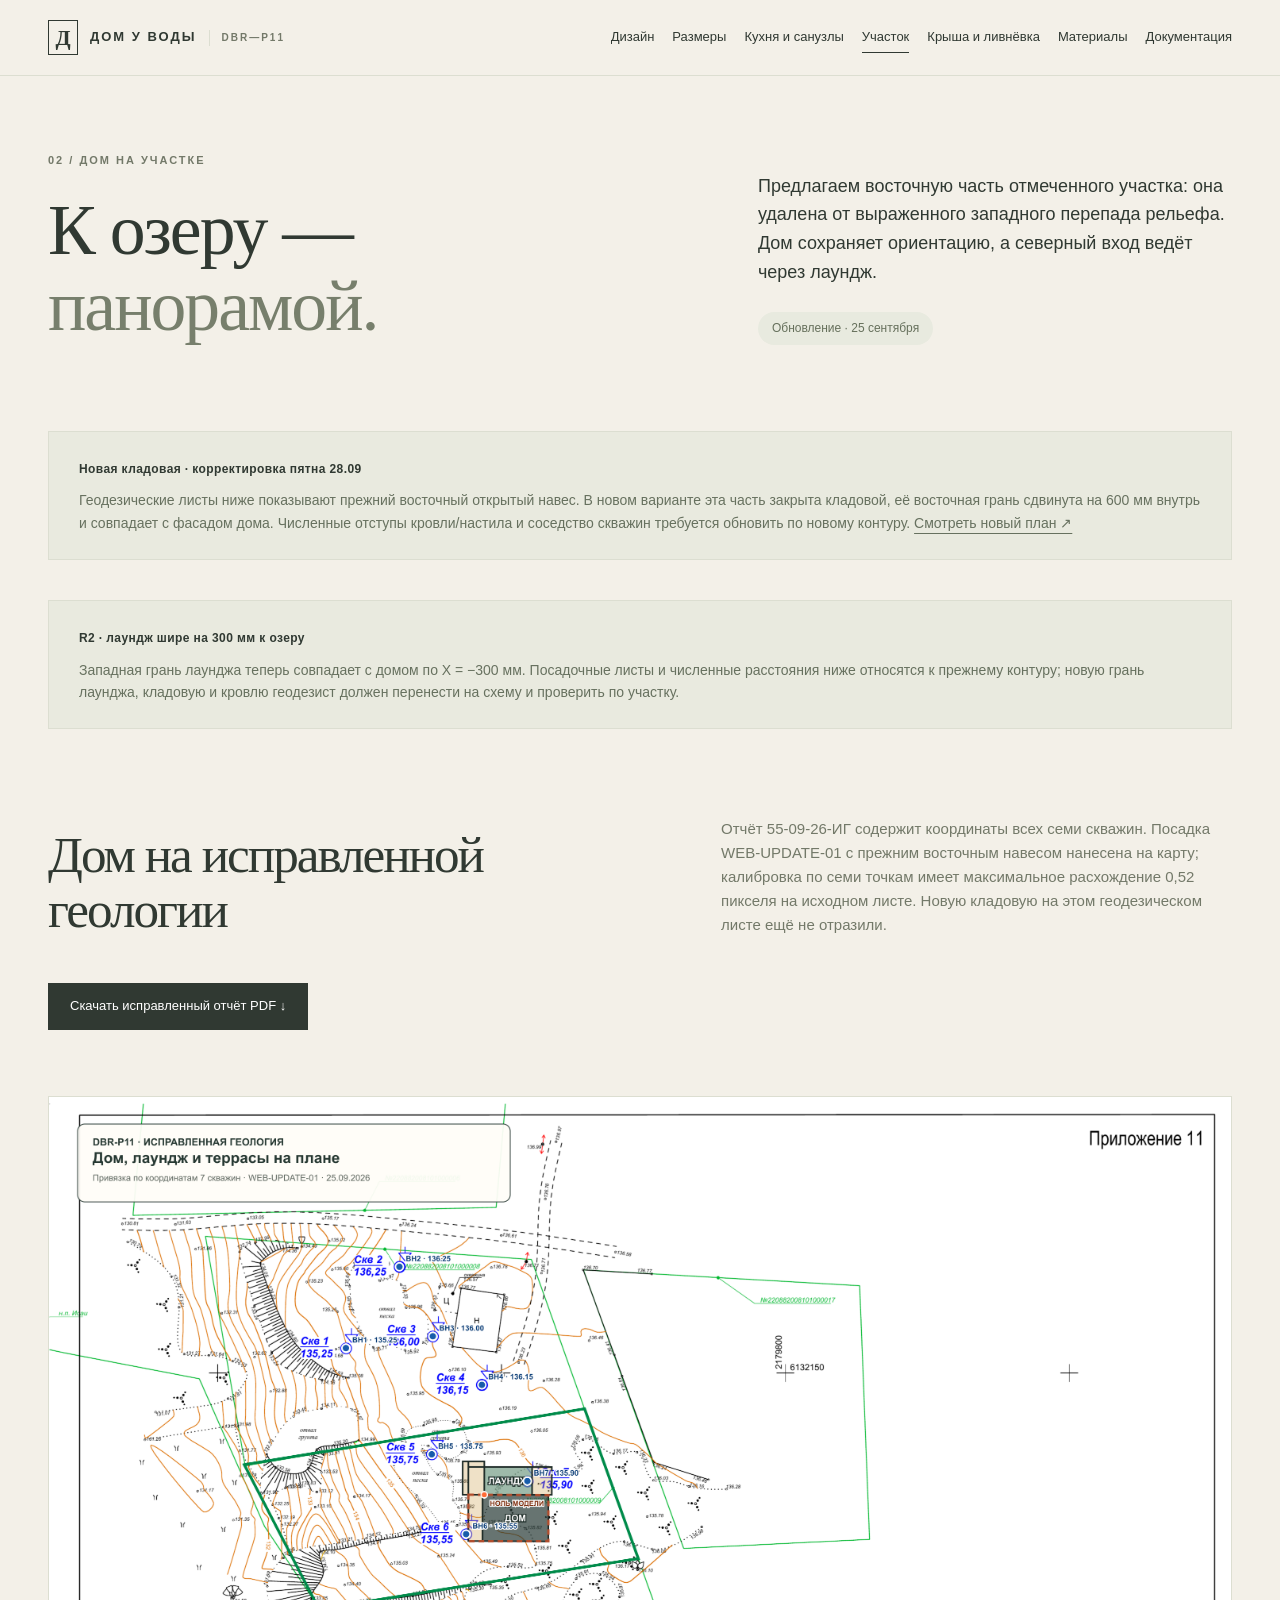
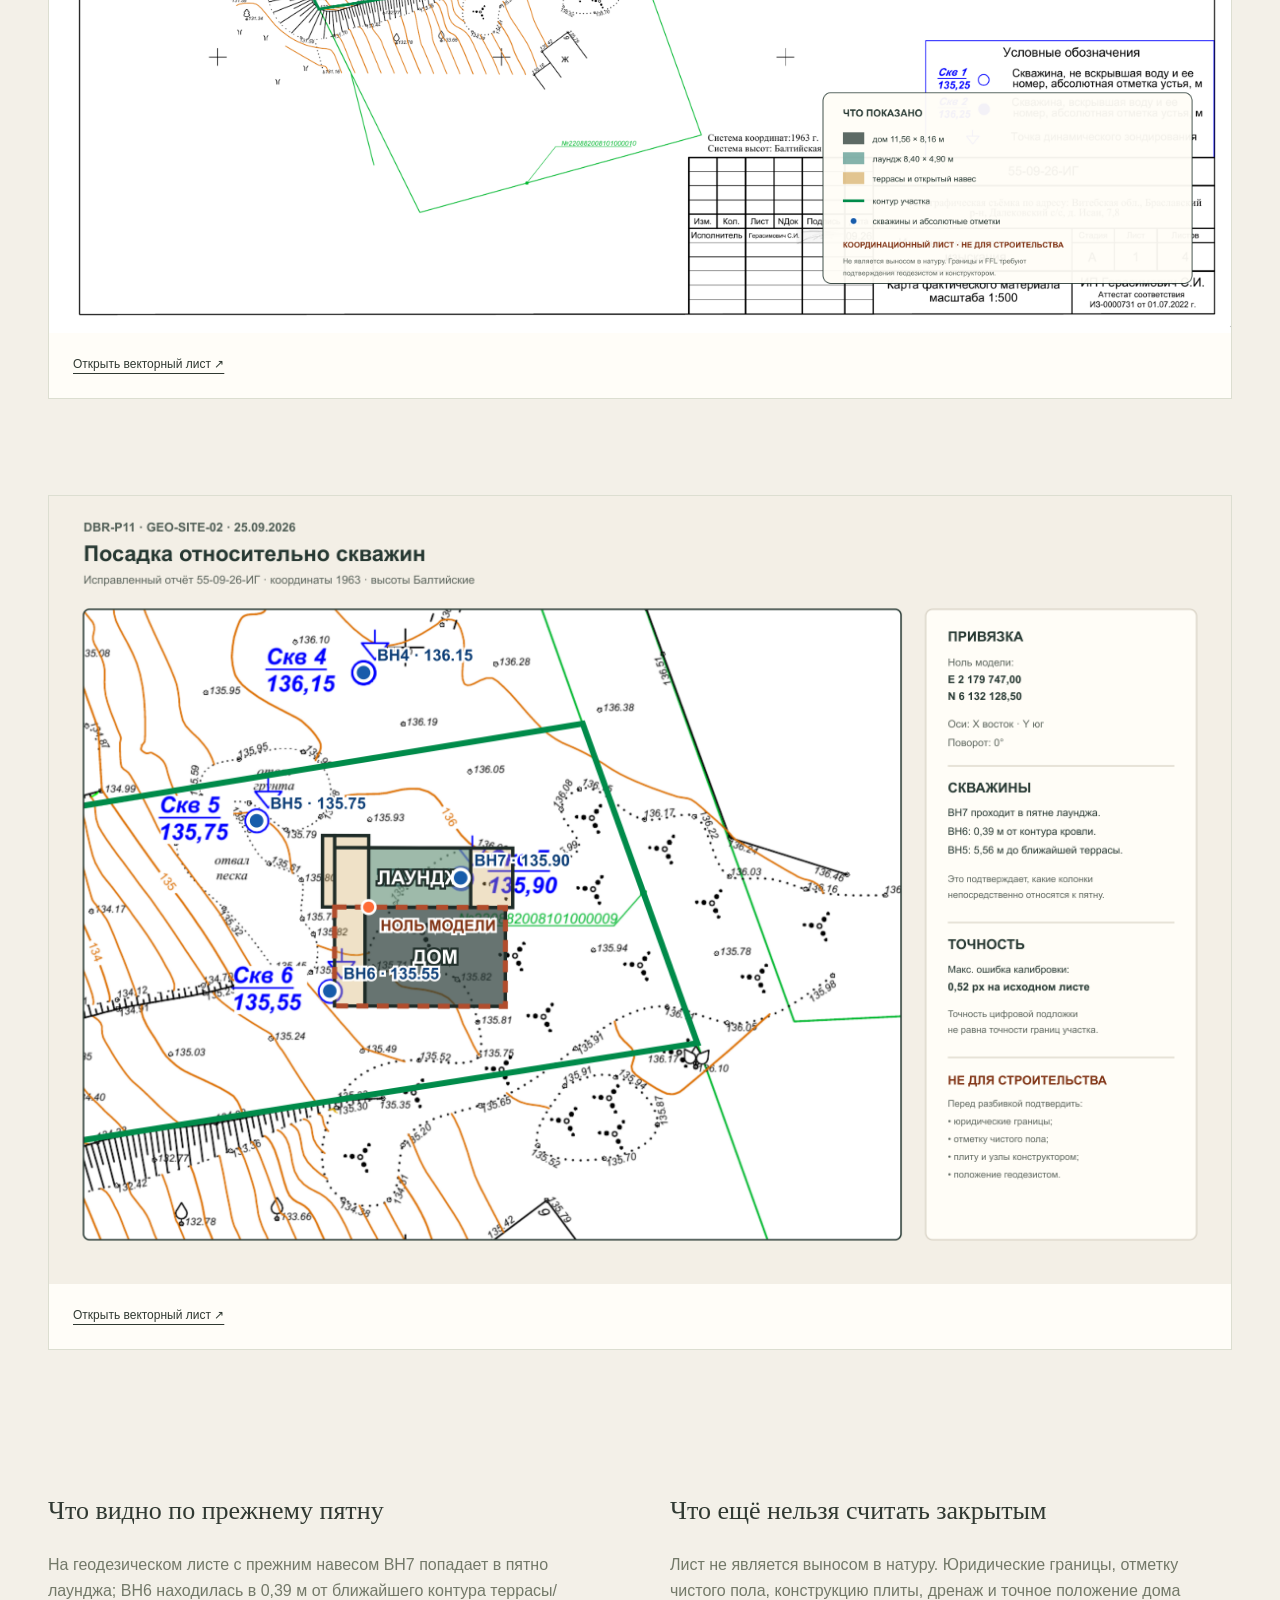
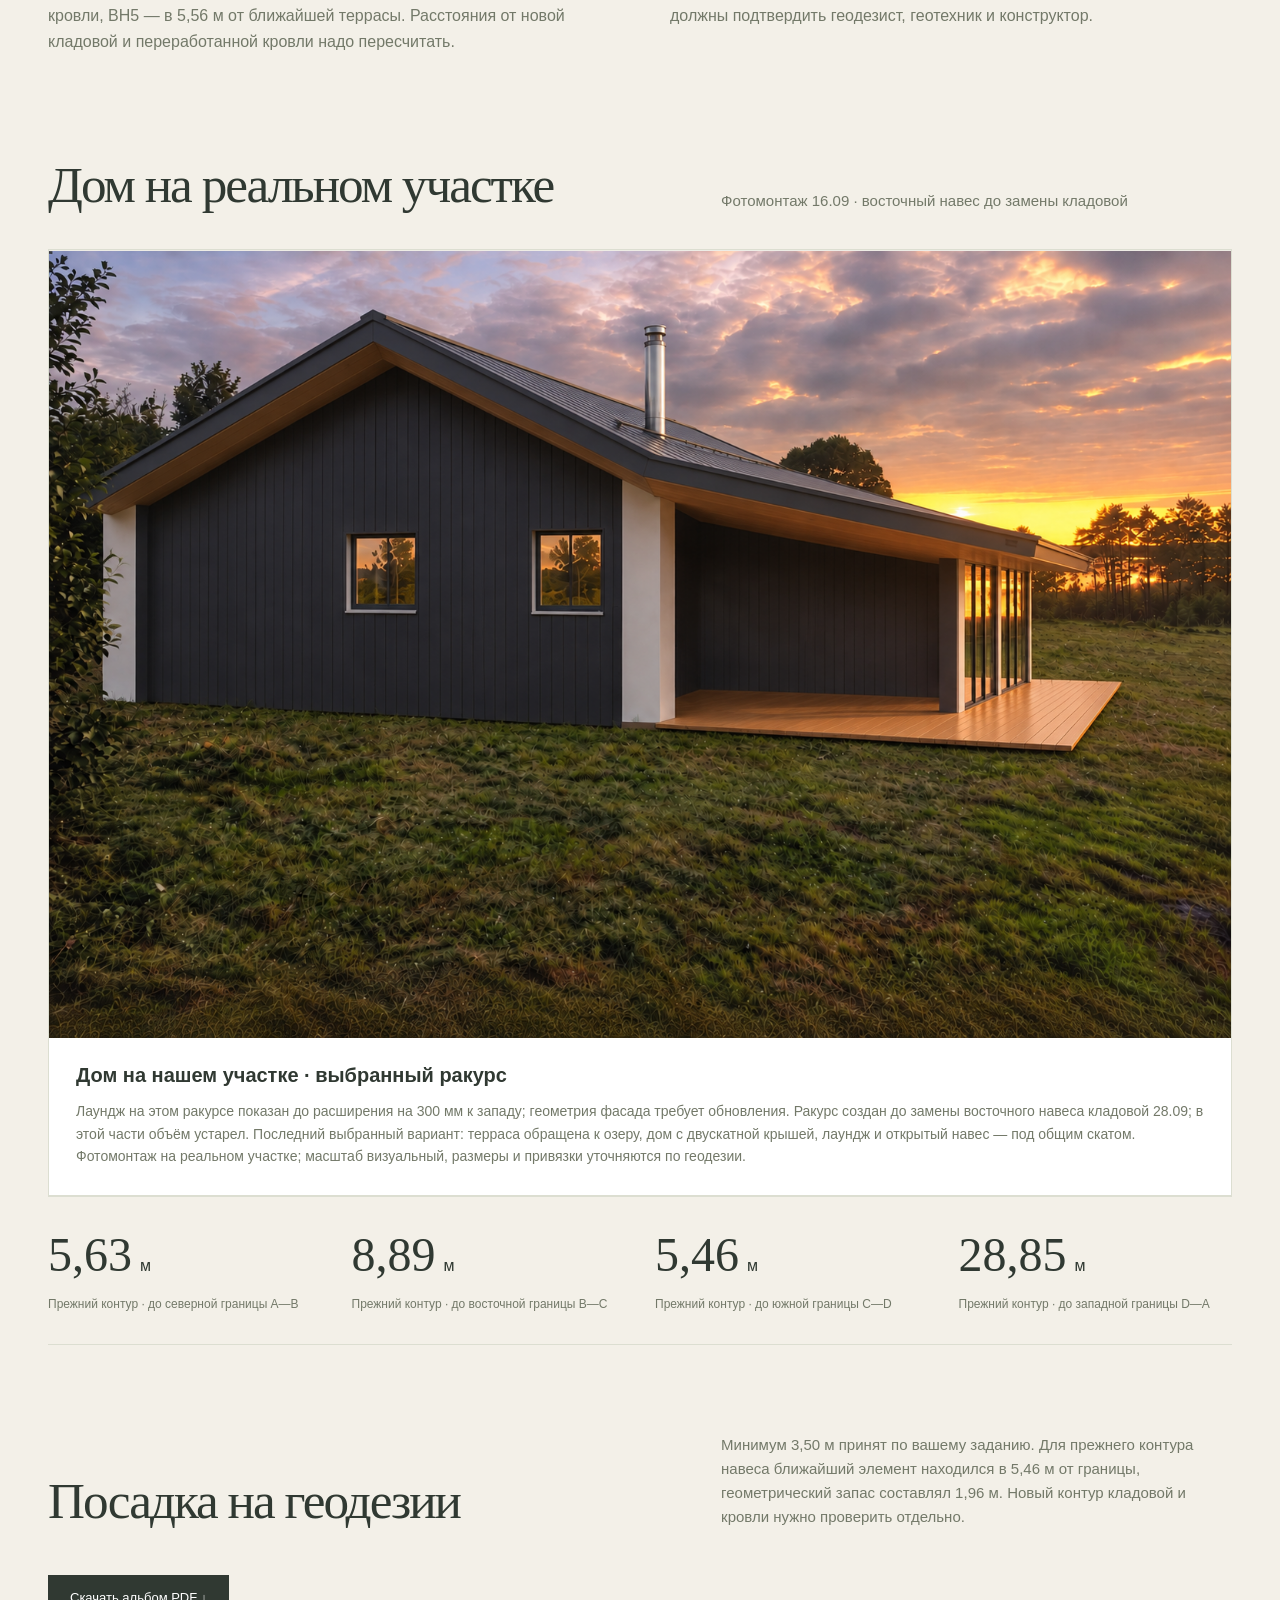
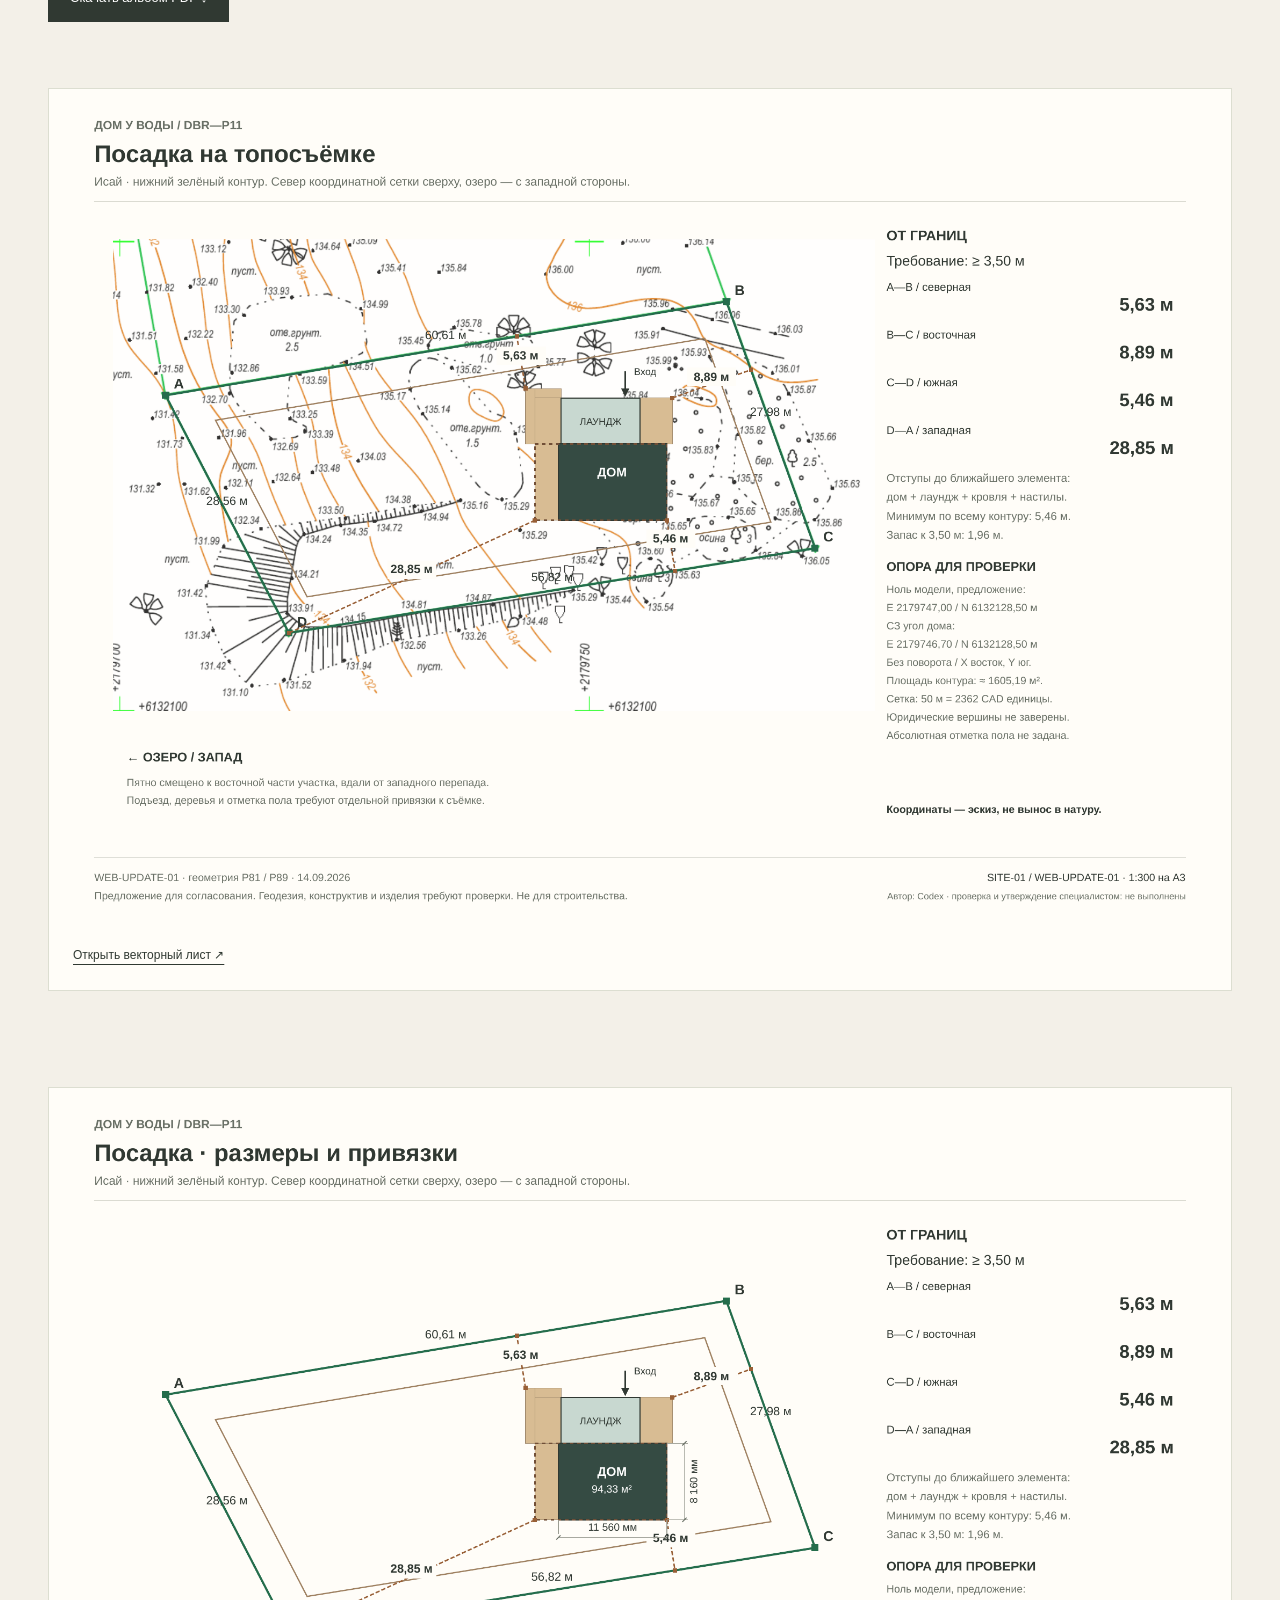
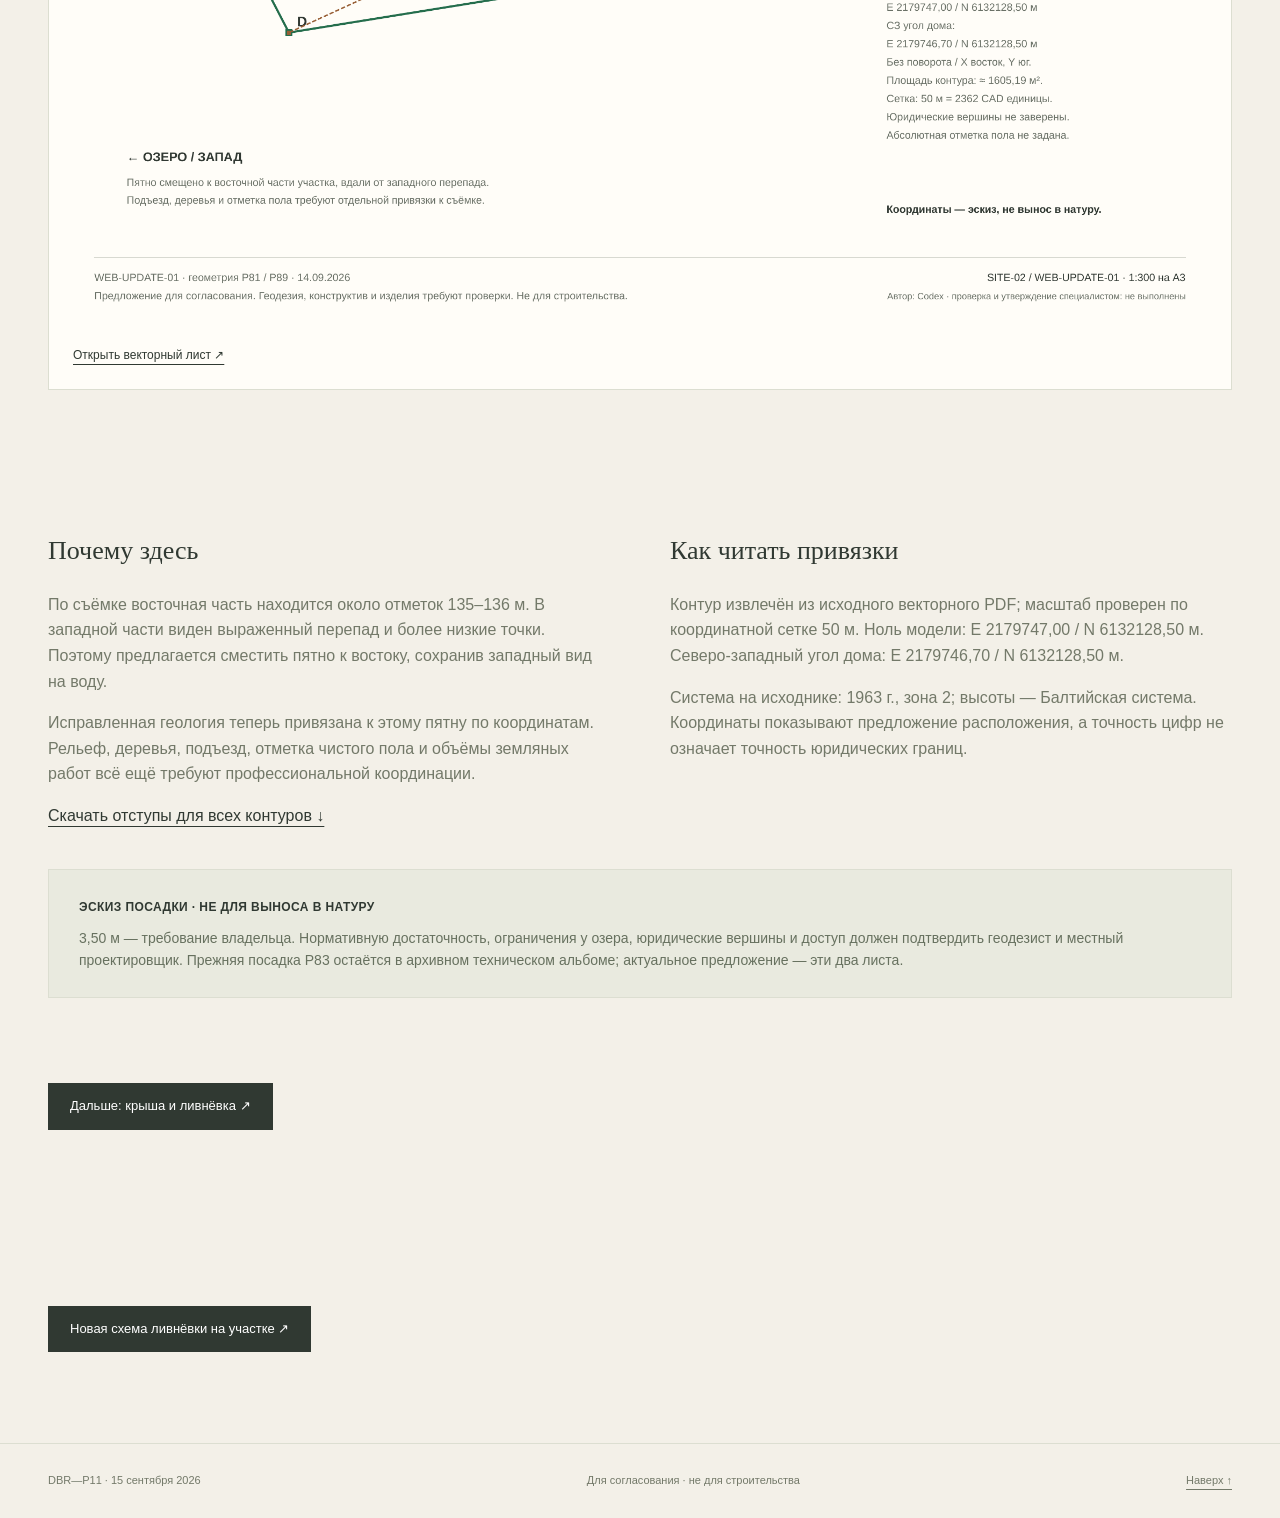
<file: docs/site-plan.html>
<!doctype html>
<html lang="ru"><head><meta charset="utf-8"><meta name="viewport" content="width=device-width,initial-scale=1">
<meta name="description" content="Проект дома DBR-P11: планировки, интерьер, экстерьер и техническая документация для согласования.">
<meta name="theme-color" content="#323a35"><title>Посадка дома на участке · Дом у воды</title>
<link rel="stylesheet" href="assets/site.css"><script src="assets/site.js" defer></script></head><body>
<a class="skip" href="#main">К содержанию</a>
<header class="site-header"><a class="brand" href="index.html"><span class="brand-mark">Д</span> ДОМ У ВОДЫ <small>DBR—P11</small></a>
<nav aria-label="Основная навигация"><a  href="index.html">Дизайн</a><a  href="plans.html">Размеры</a><a  href="wet-zones.html">Кухня и санузлы</a><a aria-current="page" href="site-plan.html">Участок</a><a  href="details.html">Крыша и ливнёвка</a><a  href="materials.html">Материалы</a><a  href="technical.html">Документация</a></nav></header>
<main id="main"><section class="intro wrap"><div><p class="eyebrow">02 / Дом на участке</p><h1>К озеру —<br><em>панорамой.</em></h1></div><div class="intro-side"><p>Предлагаем восточную часть отмеченного участка: она удалена от выраженного западного перепада рельефа. Дом сохраняет ориентацию, а северный вход ведёт через лаундж.</p><span class="pill">Обновление · 25 сентября</span></div></section><div class="status-note wrap spaced"><strong>Новая кладовая · корректировка пятна 28.09</strong><p>Геодезические листы ниже показывают прежний восточный открытый навес. В новом варианте эта часть закрыта кладовой, её восточная грань сдвинута на 600 мм внутрь и совпадает с фасадом дома. Численные отступы кровли/настила и соседство скважин требуется обновить по новому контуру. <a href="plans.html#combined-plan">Смотреть новый план ↗</a></p></div><div class="status-note wrap spaced"><strong>R2 · лаундж шире на 300 мм к озеру</strong><p>Западная грань лаунджа теперь совпадает с домом по X = −300 мм. Посадочные листы и численные расстояния ниже относятся к прежнему контуру; новую грань лаунджа, кладовую и кровлю геодезист должен перенести на схему и проверить по участку.</p></div><section class="section wrap" id="geology"><div class="section-heading"><h2>Дом на исправленной геологии</h2><p>Отчёт 55-09-26-ИГ содержит координаты всех семи скважин. Посадка WEB-UPDATE-01 с прежним восточным навесом нанесена на карту; калибровка по семи точкам имеет максимальное расхождение 0,52 пикселя на исходном листе. Новую кладовую на этом геодезическом листе ещё не отразили.</p></div><div class="file-links"><a class="button" href="assets/geology-2026-09-25/55-09-26-IG-corrected.pdf">Скачать исправленный отчёт PDF ↓</a></div><div class="sheet-stack"><article class="sheet-card"><a class="zoom" href="assets/geology-2026-09-25/GEO-SITE-01-full.png" data-title="Дом на исправленной геологии · полный лист"><img src="assets/geology-2026-09-25/GEO-SITE-01-full.png" width="5956" height="4210" loading="lazy" decoding="async" alt="Дом на исправленной геологии · полный лист"><span class="zoom-label">Смотреть крупнее ↗</span></a><div class="file-links"><a class="" href="assets/geology-2026-09-25/GEO-SITE-01-full.svg">Открыть векторный лист ↗</a></div></article><article class="sheet-card"><a class="zoom" href="assets/geology-2026-09-25/GEO-SITE-02-detail.png" data-title="Посадка относительно скважин · деталь"><img src="assets/geology-2026-09-25/GEO-SITE-02-detail.png" width="4800" height="3200" loading="lazy" decoding="async" alt="Посадка относительно скважин · деталь"><span class="zoom-label">Смотреть крупнее ↗</span></a><div class="file-links"><a class="" href="assets/geology-2026-09-25/GEO-SITE-02-detail.svg">Открыть векторный лист ↗</a></div></article></div></section><section class="section wrap"><div class="explain-grid"><div><h3>Что видно по прежнему пятну</h3><p>На геодезическом листе с прежним навесом BH7 попадает в пятно лаунджа; BH6 находилась в 0,39 м от ближайшего контура террасы/кровли, BH5 — в 5,56 м от ближайшей террасы. Расстояния от новой кладовой и переработанной кровли надо пересчитать.</p></div><div><h3>Что ещё нельзя считать закрытым</h3><p>Лист не является выносом в натуру. Юридические границы, отметку чистого пола, конструкцию плиты, дренаж и точное положение дома должны подтвердить геодезист, геотехник и конструктор.</p></div></div></section><section class="section wrap" id="site-photo"><div class="section-heading"><h2>Дом на реальном участке</h2><p>Фотомонтаж 16.09 · восточный навес до замены кладовой</p></div><article class="visual-card"><a class="zoom" href="assets/site-2026-09-16/house-on-plot-v6.png" data-title="Дом на нашем участке · выбранный ракурс"><img src="assets/site-2026-09-16/house-on-plot-v6.png" width="1537" height="1023" loading="lazy" decoding="async" alt="Дом на нашем участке · выбранный ракурс"><span class="zoom-label">Смотреть крупнее ↗</span></a><div class="card-copy"><h3>Дом на нашем участке · выбранный ракурс</h3><p>Лаундж на этом ракурсе показан до расширения на 300 мм к западу; геометрия фасада требует обновления. Ракурс создан до замены восточного навеса кладовой 28.09; в этой части объём устарел. Последний выбранный вариант: терраса обращена к озеру, дом с двускатной крышей, лаундж и открытый навес — под общим скатом. Фотомонтаж на реальном участке; масштаб визуальный, размеры и привязки уточняются по геодезии.</p></div></article></section><div class="metrics wrap"><div><strong>5,63<small>м</small></strong><span>Прежний контур · до северной границы A—B</span></div><div><strong>8,89<small>м</small></strong><span>Прежний контур · до восточной границы B—C</span></div><div><strong>5,46<small>м</small></strong><span>Прежний контур · до южной границы C—D</span></div><div><strong>28,85<small>м</small></strong><span>Прежний контур · до западной границы D—A</span></div></div><section class="section wrap"><div class="section-heading"><h2>Посадка на геодезии</h2><p>Минимум 3,50 м принят по вашему заданию. Для прежнего контура навеса ближайший элемент находился в 5,46 м от границы, геометрический запас составлял 1,96 м. Новый контур кладовой и кровли нужно проверить отдельно.</p></div><a class="button" href="assets/updates/DBR-P11-site-placement.pdf">Скачать альбом PDF ↓</a><div class="sheet-stack"><article class="sheet-card"><a class="zoom" href="assets/updates/SITE-01-topography.png" data-title="Дом на топосъёмке · прежний навес"><img src="assets/updates/SITE-01-topography.png" width="2200" height="1556" loading="lazy" decoding="async" alt="Дом на топосъёмке · прежний навес"><span class="zoom-label">Смотреть крупнее ↗</span></a><div class="file-links"><a class="" href="assets/updates/SITE-01-topography.svg">Открыть векторный лист ↗</a></div></article><article class="sheet-card"><a class="zoom" href="assets/updates/SITE-02-setting.png" data-title="Привязки и отступы · прежний навес"><img src="assets/updates/SITE-02-setting.png" width="2200" height="1556" loading="lazy" decoding="async" alt="Привязки и отступы · прежний навес"><span class="zoom-label">Смотреть крупнее ↗</span></a><div class="file-links"><a class="" href="assets/updates/SITE-02-setting.svg">Открыть векторный лист ↗</a></div></article></div></section><section class="section wrap"><div class="explain-grid"><div><h3>Почему здесь</h3><p>По съёмке восточная часть находится около отметок 135–136 м. В западной части виден выраженный перепад и более низкие точки. Поэтому предлагается сместить пятно к востоку, сохранив западный вид на воду.</p><p>Исправленная геология теперь привязана к этому пятну по координатам. Рельеф, деревья, подъезд, отметка чистого пола и объёмы земляных работ всё ещё требуют профессиональной координации.</p></div><div><h3>Как читать привязки</h3><p>Контур извлечён из исходного векторного PDF; масштаб проверен по координатной сетке 50 м. Ноль модели: E 2179747,00 / N 6132128,50 м. Северо-западный угол дома: E 2179746,70 / N 6132128,50 м.</p><p>Система на исходнике: 1963 г., зона 2; высоты — Балтийская система. Координаты показывают предложение расположения, а точность цифр не означает точность юридических границ.</p></div></div><a class="" href="assets/updates/site-clearances.csv">Скачать отступы для всех контуров ↓</a></section><div class="status-note wrap spaced"><strong>ЭСКИЗ ПОСАДКИ · НЕ ДЛЯ ВЫНОСА В НАТУРУ</strong><p>3,50 м — требование владельца. Нормативную достаточность, ограничения у озера, юридические вершины и доступ должен подтвердить геодезист и местный проектировщик. Прежняя посадка P83 остаётся в архивном техническом альбоме; актуальное предложение — эти два листа.</p></div><div class="closing wrap"><a class="button" href="details.html">Дальше: крыша и ливнёвка ↗</a></div><div class="closing wrap"><a class="button" href="details.html#rainwater">Новая схема ливнёвки на участке ↗</a></div></main>
<footer><span>DBR—P11 · 15 сентября 2026</span><span>Для согласования · не для строительства</span><a href="#main">Наверх ↑</a></footer>
<dialog id="viewer" aria-label="Просмотр изображения"><div class="viewer-top"><span id="viewer-title"></span><button id="close-viewer" aria-label="Закрыть изображение">Закрыть ×</button></div><img id="viewer-image" alt=""><div class="viewer-bottom"><button id="previous-view" aria-label="Предыдущее изображение">←</button><span id="viewer-counter"></span><a id="original-view" target="_blank" rel="noopener">Открыть оригинал ↗</a><button id="next-view" aria-label="Следующее изображение">→</button></div></dialog>
</body></html>
</file>
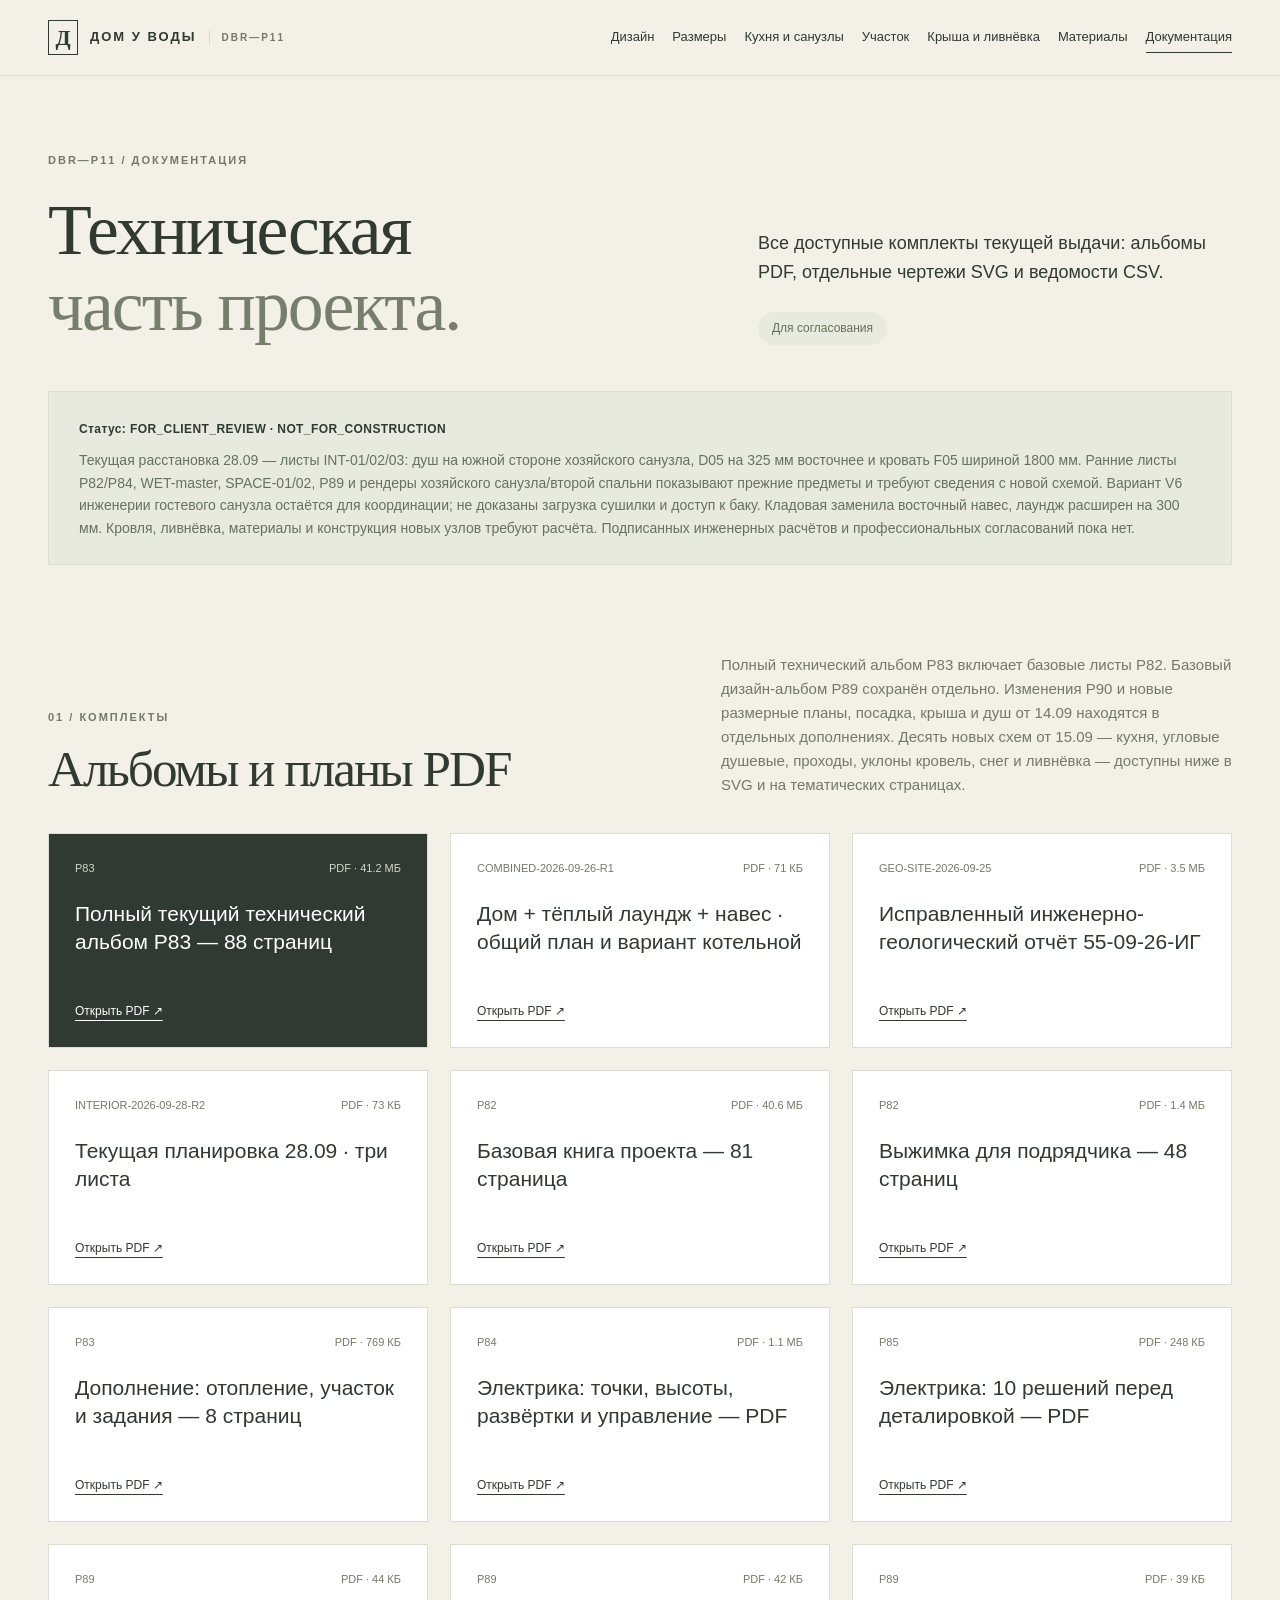
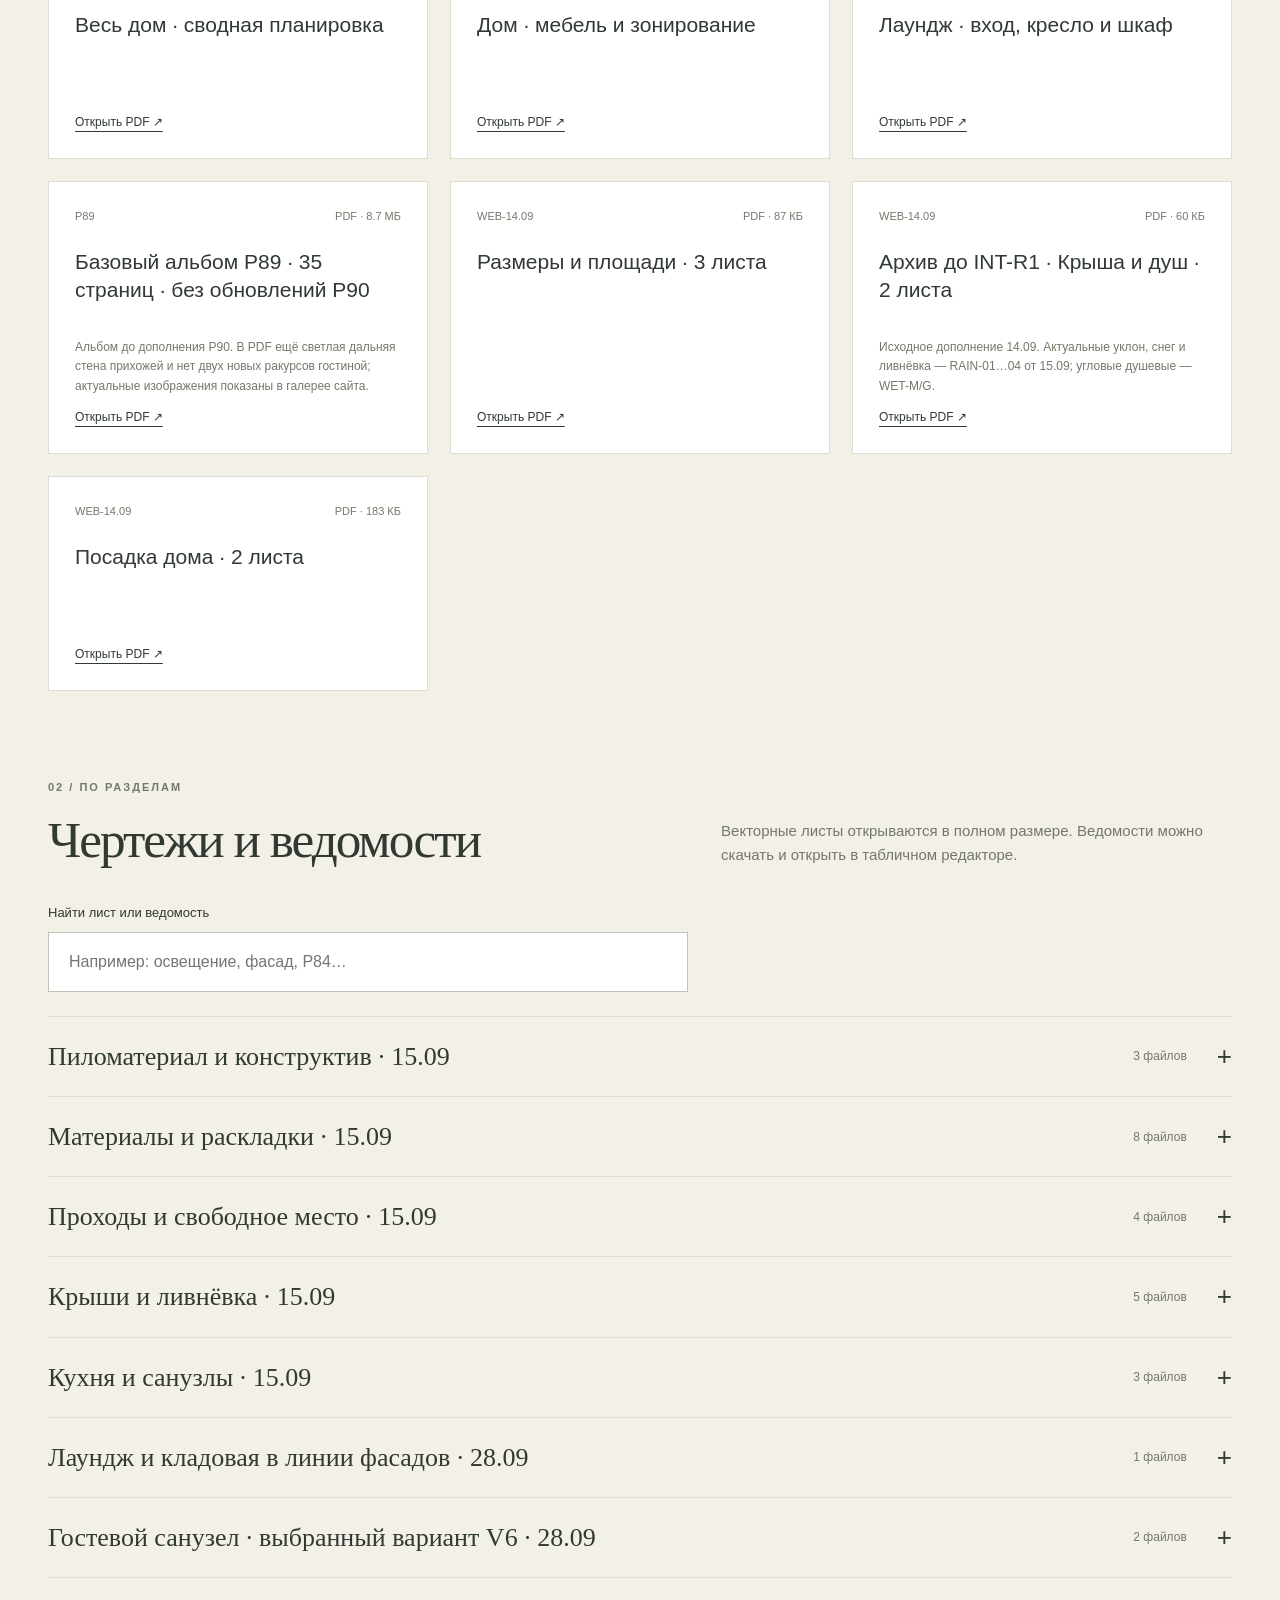
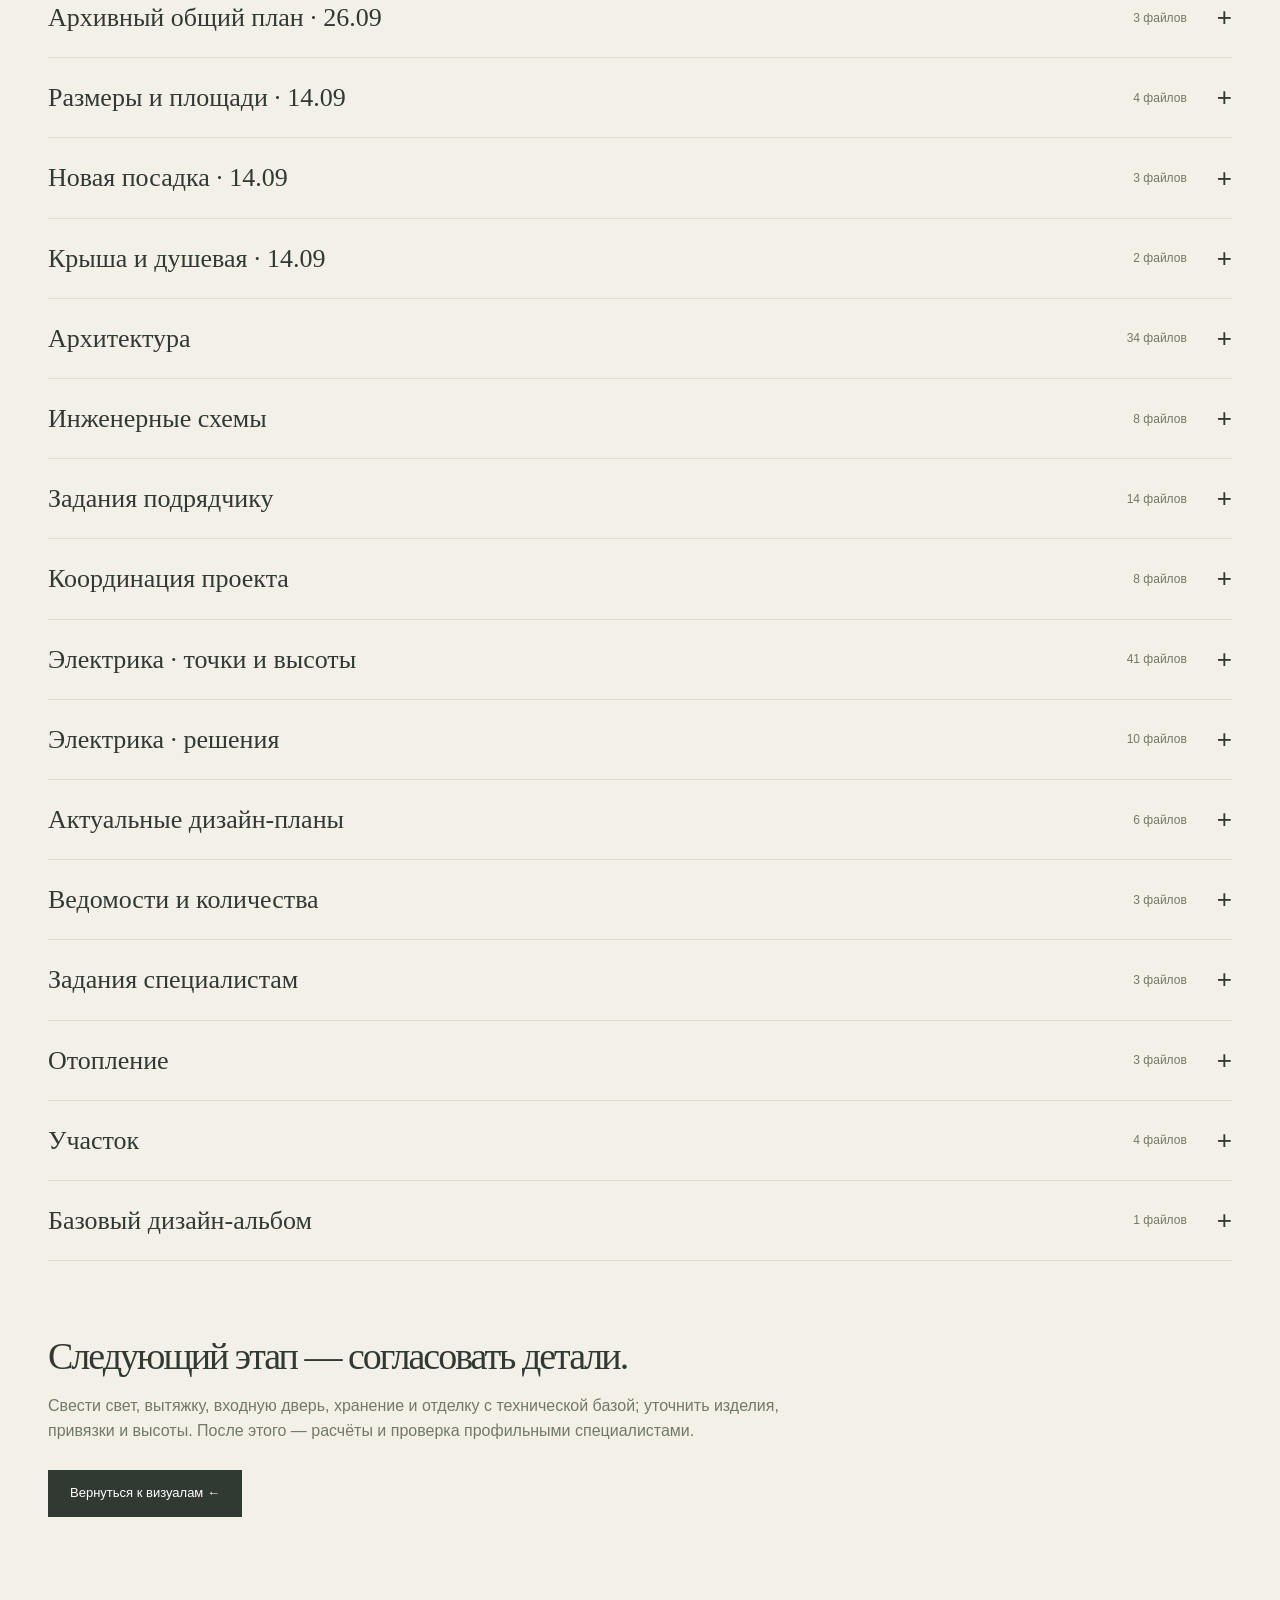
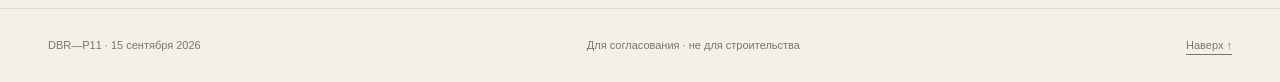
<file: docs/technical.html>
<!doctype html>
<html lang="ru"><head><meta charset="utf-8"><meta name="viewport" content="width=device-width,initial-scale=1">
<meta name="description" content="Проект дома DBR-P11: планировки, интерьер, экстерьер и техническая документация для согласования.">
<meta name="theme-color" content="#323a35"><title>Техническая документация · Дом у воды</title>
<link rel="stylesheet" href="assets/site.css"><script src="assets/site.js" defer></script></head><body>
<a class="skip" href="#main">К содержанию</a>
<header class="site-header"><a class="brand" href="index.html"><span class="brand-mark">Д</span> ДОМ У ВОДЫ <small>DBR—P11</small></a>
<nav aria-label="Основная навигация"><a  href="index.html">Дизайн</a><a  href="plans.html">Размеры</a><a  href="wet-zones.html">Кухня и санузлы</a><a  href="site-plan.html">Участок</a><a  href="details.html">Крыша и ливнёвка</a><a  href="materials.html">Материалы</a><a aria-current="page" href="technical.html">Документация</a></nav></header>
<main id="main"><section class="intro wrap"><div><p class="eyebrow">DBR—P11 / Документация</p><h1>Техническая<br><em>часть проекта.</em></h1></div><div class="intro-side"><p>Все доступные комплекты текущей выдачи: альбомы PDF, отдельные чертежи SVG и ведомости CSV.</p><span class="pill">Для согласования</span></div></section>
<div class="status-note wrap"><strong>Статус: FOR_CLIENT_REVIEW · NOT_FOR_CONSTRUCTION</strong><p>Текущая расстановка 28.09 — листы INT-01/02/03: душ на южной стороне хозяйского санузла, D05 на 325 мм восточнее и кровать F05 шириной 1800 мм. Ранние листы P82/P84, WET-master, SPACE-01/02, P89 и рендеры хозяйского санузла/второй спальни показывают прежние предметы и требуют сведения с новой схемой. Вариант V6 инженерии гостевого санузла остаётся для координации; не доказаны загрузка сушилки и доступ к баку. Кладовая заменила восточный навес, лаундж расширен на 300 мм. Кровля, ливнёвка, материалы и конструкция новых узлов требуют расчёта. Подписанных инженерных расчётов и профессиональных согласований пока нет.</p></div>
<section class="section wrap"><div class="section-heading"><div><p class="eyebrow">01 / Комплекты</p><h2>Альбомы и планы PDF</h2></div><p>Полный технический альбом P83 включает базовые листы P82. Базовый дизайн-альбом P89 сохранён отдельно. Изменения P90 и новые размерные планы, посадка, крыша и душ от 14.09 находятся в отдельных дополнениях. Десять новых схем от 15.09 — кухня, угловые душевые, проходы, уклоны кровель, снег и ливнёвка — доступны ниже в SVG и на тематических страницах.</p></div><div class="pdf-grid"><article class="pdf-card"><div class="pdf-meta"><span>P83</span><span>PDF · 41.2 МБ</span></div><h3>Полный текущий технический альбом P83 — 88 страниц</h3><a class="pdf-open" href="assets/technical/P83/DBR-P11-P83-current-complete.pdf">Открыть PDF ↗</a></article><article class="pdf-card"><div class="pdf-meta"><span>COMBINED-2026-09-26-R1</span><span>PDF · 71 КБ</span></div><h3>Дом + тёплый лаундж + навес · общий план и вариант котельной</h3><a class="pdf-open" href="assets/combined-2026-09-26/DBR-P11-combined-plan.pdf">Открыть PDF ↗</a></article><article class="pdf-card"><div class="pdf-meta"><span>GEO-SITE-2026-09-25</span><span>PDF · 3.5 МБ</span></div><h3>Исправленный инженерно-геологический отчёт 55-09-26-ИГ</h3><a class="pdf-open" href="assets/geology-2026-09-25/55-09-26-IG-corrected.pdf">Открыть PDF ↗</a></article><article class="pdf-card"><div class="pdf-meta"><span>INTERIOR-2026-09-28-R2</span><span>PDF · 73 КБ</span></div><h3>Текущая планировка 28.09 · три листа</h3><a class="pdf-open" href="assets/interior-2026-09-28/DBR-P11-interior-2026-09-28.pdf">Открыть PDF ↗</a></article><article class="pdf-card"><div class="pdf-meta"><span>P82</span><span>PDF · 40.6 МБ</span></div><h3>Базовая книга проекта — 81 страница</h3><a class="pdf-open" href="assets/technical/P82/DBR-P11-P82-current-project-book.pdf">Открыть PDF ↗</a></article><article class="pdf-card"><div class="pdf-meta"><span>P82</span><span>PDF · 1.4 МБ</span></div><h3>Выжимка для подрядчика — 48 страниц</h3><a class="pdf-open" href="assets/technical/P82/DBR-P11-P82-builder-brief.pdf">Открыть PDF ↗</a></article><article class="pdf-card"><div class="pdf-meta"><span>P83</span><span>PDF · 769 КБ</span></div><h3>Дополнение: отопление, участок и задания — 8 страниц</h3><a class="pdf-open" href="assets/technical/P83/DBR-P11-P83-coordination.pdf">Открыть PDF ↗</a></article><article class="pdf-card"><div class="pdf-meta"><span>P84</span><span>PDF · 1.1 МБ</span></div><h3>Электрика: точки, высоты, развёртки и управление — PDF</h3><a class="pdf-open" href="assets/technical/P84/DBR-P11-P84-electrical-coordination.pdf">Открыть PDF ↗</a></article><article class="pdf-card"><div class="pdf-meta"><span>P85</span><span>PDF · 248 КБ</span></div><h3>Электрика: 10 решений перед деталировкой — PDF</h3><a class="pdf-open" href="assets/technical/P85/DBR-P11-P85-electrical-decisions.pdf">Открыть PDF ↗</a></article><article class="pdf-card"><div class="pdf-meta"><span>P89</span><span>PDF · 44 КБ</span></div><h3>Весь дом · сводная планировка</h3><a class="pdf-open" href="assets/technical/P89/P89-PLAN-01.pdf">Открыть PDF ↗</a></article><article class="pdf-card"><div class="pdf-meta"><span>P89</span><span>PDF · 42 КБ</span></div><h3>Дом · мебель и зонирование</h3><a class="pdf-open" href="assets/technical/P89/P89-PLAN-02.pdf">Открыть PDF ↗</a></article><article class="pdf-card"><div class="pdf-meta"><span>P89</span><span>PDF · 39 КБ</span></div><h3>Лаундж · вход, кресло и шкаф</h3><a class="pdf-open" href="assets/technical/P89/P89-PLAN-03.pdf">Открыть PDF ↗</a></article><article class="pdf-card"><div class="pdf-meta"><span>P89</span><span>PDF · 8.7 МБ</span></div><h3>Базовый альбом P89 · 35 страниц · без обновлений P90</h3><p>Альбом до дополнения P90. В PDF ещё светлая дальняя стена прихожей и нет двух новых ракурсов гостиной; актуальные изображения показаны в галерее сайта.</p><a class="pdf-open" href="assets/documents/DBR-P11-P89-whole-house-design.pdf">Открыть PDF ↗</a></article><article class="pdf-card"><div class="pdf-meta"><span>WEB-14.09</span><span>PDF · 87 КБ</span></div><h3>Размеры и площади · 3 листа</h3><a class="pdf-open" href="assets/plans/DBR-P11-room-dimensions.pdf">Открыть PDF ↗</a></article><article class="pdf-card"><div class="pdf-meta"><span>WEB-14.09</span><span>PDF · 60 КБ</span></div><h3>Архив до INT-R1 · Крыша и душ · 2 листа</h3><p>Исходное дополнение 14.09. Актуальные уклон, снег и ливнёвка — RAIN-01…04 от 15.09; угловые душевые — WET-M/G.</p><a class="pdf-open" href="assets/updates/DBR-P11-roof-and-shower.pdf">Открыть PDF ↗</a></article><article class="pdf-card"><div class="pdf-meta"><span>WEB-14.09</span><span>PDF · 183 КБ</span></div><h3>Посадка дома · 2 листа</h3><a class="pdf-open" href="assets/updates/DBR-P11-site-placement.pdf">Открыть PDF ↗</a></article></div></section><section class="section wrap" id="drawings"><div class="section-heading"><div><p class="eyebrow">02 / По разделам</p><h2>Чертежи и ведомости</h2></div><p>Векторные листы открываются в полном размере. Ведомости можно скачать и открыть в табличном редакторе.</p></div><label class="search-label" for="doc-search">Найти лист или ведомость</label><input id="doc-search" type="search" placeholder="Например: освещение, фасад, P84…"><p id="search-status" class="small" role="status"></p><div id="doc-groups"><details class="doc-group"><summary><span>Пиломатериал и конструктив · 15.09</span><span class="count">3 файлов</span></summary><ul><li class="doc-row" data-search="пиломатериал и конструктив · excel house-timber.xlsx пиломатериал и конструктив · 15.09"><div><a href="assets/timber-2026-09-15/house-timber.xlsx">Пиломатериал и конструктив · Excel</a><small>house-timber.xlsx</small></div><span>XLSX · 17 КБ ↗</span></li><li class="doc-row" data-search="пиломатериал стен · 45 и 50 мм wall-timber.csv пиломатериал и конструктив · 15.09"><div><a href="assets/timber-2026-09-15/wall-timber.csv">Пиломатериал стен · 45 и 50 мм</a><small>wall-timber.csv</small></div><span>CSV · 3 КБ ↗</span></li><li class="doc-row" data-search="материалы конструкции · 34 группы structure-scope.csv пиломатериал и конструктив · 15.09"><div><a href="assets/timber-2026-09-15/structure-scope.csv">Материалы конструкции · 34 группы</a><small>structure-scope.csv</small></div><span>CSV · 9 КБ ↗</span></li></ul></details><details class="doc-group"><summary><span>Материалы и раскладки · 15.09</span><span class="count">8 файлов</span></summary><ul><li class="doc-row" data-search="материалы: объёмы, запас и смета house-materials.xlsx материалы и раскладки · 15.09"><div><a href="assets/quantities-2026-09-15/house-materials.xlsx">Материалы: объёмы, запас и смета</a><small>house-materials.xlsx</small></div><span>XLSX · 1.1 МБ ↗</span></li><li class="doc-row" data-search="полы: зоны и единая сетка плитки q01-floors.svg материалы и раскладки · 15.09"><div><a href="assets/quantities-2026-09-15/Q01-floors.svg">Полы: зоны и единая сетка плитки</a><small>Q01-floors.svg</small></div><span>SVG · 45 КБ ↗</span></li><li class="doc-row" data-search="кухня: до середины окна и до пола q02-kitchen.svg материалы и раскладки · 15.09"><div><a href="assets/quantities-2026-09-15/Q02-kitchen.svg">Кухня: до середины окна и до пола</a><small>Q02-kitchen.svg</small></div><span>SVG · 6 КБ ↗</span></li><li class="doc-row" data-search="санузлы: пол и подрезки q03-bath-floors.svg материалы и раскладки · 15.09"><div><a href="assets/quantities-2026-09-15/Q03-bath-floors.svg">Санузлы: пол и подрезки</a><small>Q03-bath-floors.svg</small></div><span>SVG · 15 КБ ↗</span></li><li class="doc-row" data-search="архив до int-r1 · хозяйский санузел: четыре стены q04-master-walls.svg материалы и раскладки · 15.09"><div><a href="assets/quantities-2026-09-15/Q04-master-walls.svg">Архив до INT-R1 · Хозяйский санузел: четыре стены</a><small>Q04-master-walls.svg</small></div><span>SVG · 14 КБ ↗</span></li><li class="doc-row" data-search="гостевой санузел: душевой угол q05-guest-walls.svg материалы и раскладки · 15.09"><div><a href="assets/quantities-2026-09-15/Q05-guest-walls.svg">Гостевой санузел: душевой угол</a><small>Q05-guest-walls.svg</small></div><span>SVG · 4 КБ ↗</span></li><li class="doc-row" data-search="потолки и наружные подшивки q06-ceilings.svg материалы и раскладки · 15.09"><div><a href="assets/quantities-2026-09-15/Q06-ceilings.svg">Потолки и наружные подшивки</a><small>Q06-ceilings.svg</small></div><span>SVG · 4 КБ ↗</span></li><li class="doc-row" data-search="материалы: сводная таблица csv materials.csv материалы и раскладки · 15.09"><div><a href="assets/quantities-2026-09-15/materials.csv">Материалы: сводная таблица CSV</a><small>materials.csv</small></div><span>CSV · 9 КБ ↗</span></li></ul></details><details class="doc-group"><summary><span>Проходы и свободное место · 15.09</span><span class="count">4 файлов</span></summary><ul><li class="doc-row" data-search="архив до int-r1 · весь дом · проходы и свободные пространства space-01-house.svg проходы и свободное место · 15.09"><div><a href="assets/space-2026-09-15/SPACE-01-house.svg">Архив до INT-R1 · Весь дом · проходы и свободные пространства</a><small>SPACE-01-house.svg</small></div><span>SVG · 34 КБ ↗</span></li><li class="doc-row" data-search="архив до int-r1 · хозяйский санузел · место для человека space-02-master.svg проходы и свободное место · 15.09"><div><a href="assets/space-2026-09-15/SPACE-02-master.svg">Архив до INT-R1 · Хозяйский санузел · место для человека</a><small>SPACE-02-master.svg</small></div><span>SVG · 19 КБ ↗</span></li><li class="doc-row" data-search="гостевой санузел · проходы и постирочная space-03-guest.svg проходы и свободное место · 15.09"><div><a href="assets/space-2026-09-15/SPACE-03-guest.svg">Гостевой санузел · проходы и постирочная</a><small>SPACE-03-guest.svg</small></div><span>SVG · 21 КБ ↗</span></li><li class="doc-row" data-search="свободные пространства · все 32 размера clearances.csv проходы и свободное место · 15.09"><div><a href="assets/space-2026-09-15/clearances.csv">Свободные пространства · все 32 размера</a><small>clearances.csv</small></div><span>CSV · 3 КБ ↗</span></li></ul></details><details class="doc-group"><summary><span>Крыши и ливнёвка · 15.09</span><span class="count">5 файлов</span></summary><ul><li class="doc-row" data-search="кровли · водосборы и уклоны rain-01-roofs.svg крыши и ливнёвка · 15.09"><div><a href="assets/rain-2026-09-15/RAIN-01-roofs.svg">Кровли · водосборы и уклоны</a><small>RAIN-01-roofs.svg</small></div><span>SVG · 12 КБ ↗</span></li><li class="doc-row" data-search="навес · разрез и скрытый водосток rain-02-section.svg крыши и ливнёвка · 15.09"><div><a href="assets/rain-2026-09-15/RAIN-02-section.svg">Навес · разрез и скрытый водосток</a><small>RAIN-02-section.svg</small></div><span>SVG · 9 КБ ↗</span></li><li class="doc-row" data-search="ливнёвка · трасса и накопление на участке rain-03-site.svg крыши и ливнёвка · 15.09"><div><a href="assets/rain-2026-09-15/RAIN-03-site.svg">Ливнёвка · трасса и накопление на участке</a><small>RAIN-03-site.svg</small></div><span>SVG · 11 КБ ↗</span></li><li class="doc-row" data-search="снег · основной скат, навес и уклон наружу rain-04-snow.svg крыши и ливнёвка · 15.09"><div><a href="assets/rain-2026-09-15/RAIN-04-snow.svg">Снег · основной скат, навес и уклон наружу</a><small>RAIN-04-snow.svg</small></div><span>SVG · 10 КБ ↗</span></li><li class="doc-row" data-search="сценарии количества дождевой воды rainfall-scenarios.csv крыши и ливнёвка · 15.09"><div><a href="assets/rain-2026-09-15/rainfall-scenarios.csv">Сценарии количества дождевой воды</a><small>rainfall-scenarios.csv</small></div><span>CSV · 0 КБ ↗</span></li></ul></details><details class="doc-group"><summary><span>Кухня и санузлы · 15.09</span><span class="count">3 файлов</span></summary><ul><li class="doc-row" data-search="гостевой санузел · душ и сдвиг раковины wet-guest.svg кухня и санузлы · 15.09"><div><a href="assets/wet-2026-09-15/WET-guest.svg">Гостевой санузел · душ и сдвиг раковины</a><small>WET-guest.svg</small></div><span>SVG · 17 КБ ↗</span></li><li class="doc-row" data-search="кухня · плитка от пола до середины окна wet-kitchen.svg кухня и санузлы · 15.09"><div><a href="assets/wet-2026-09-15/WET-kitchen.svg">Кухня · плитка от пола до середины окна</a><small>WET-kitchen.svg</small></div><span>SVG · 10 КБ ↗</span></li><li class="doc-row" data-search="архив до int-r1 · хозяйский санузел · угловой душ wet-master.svg кухня и санузлы · 15.09"><div><a href="assets/wet-2026-09-15/WET-master.svg">Архив до INT-R1 · Хозяйский санузел · угловой душ</a><small>WET-master.svg</small></div><span>SVG · 16 КБ ↗</span></li></ul></details><details class="doc-group"><summary><span>Лаундж и кладовая в линии фасадов · 28.09</span><span class="count">1 файлов</span></summary><ul><li class="doc-row" data-search="текущий общий контур · лаундж и кладовая вровень с фасадами north-store-02.svg лаундж и кладовая в линии фасадов · 28.09"><div><a href="assets/north-store-2026-09-28/NORTH-STORE-02.svg">Текущий общий контур · лаундж и кладовая вровень с фасадами</a><small>NORTH-STORE-02.svg</small></div><span>SVG · 5 КБ ↗</span></li></ul></details><details class="doc-group"><summary><span>Гостевой санузел · выбранный вариант V6 · 28.09</span><span class="count">2 файлов</span></summary><ul><li class="doc-row" data-search="гостевой санузел · вариант v6 · план v6-plan.svg гостевой санузел · выбранный вариант v6 · 28.09"><div><a href="assets/guest-plant-2026-09-28/V6-plan.svg">Гостевой санузел · вариант V6 · план</a><small>V6-plan.svg</small></div><span>SVG · 15 КБ ↗</span></li><li class="doc-row" data-search="гостевой санузел · вариант v6 · развёртки v6-elevation.svg гостевой санузел · выбранный вариант v6 · 28.09"><div><a href="assets/guest-plant-2026-09-28/V6-elevation.svg">Гостевой санузел · вариант V6 · развёртки</a><small>V6-elevation.svg</small></div><span>SVG · 12 КБ ↗</span></li></ul></details><details class="doc-group"><summary><span>Архивный общий план · 26.09</span><span class="count">3 файлов</span></summary><ul><li class="doc-row" data-search="дом, тёплый лаундж и навес · общий размерный план full-01-combined.svg архивный общий план · 26.09"><div><a href="assets/combined-2026-09-26/FULL-01-combined.svg">Дом, тёплый лаундж и навес · общий размерный план</a><small>FULL-01-combined.svg</small></div><span>SVG · 27 КБ ↗</span></li><li class="doc-row" data-search="вариант котельной под навесом · размеры и резервы full-02-plant-option.svg архивный общий план · 26.09"><div><a href="assets/combined-2026-09-26/FULL-02-plant-option.svg">Вариант котельной под навесом · размеры и резервы</a><small>FULL-02-plant-option.svg</small></div><span>SVG · 30 КБ ↗</span></li><li class="doc-row" data-search="сравнение площадей общего плана · варианты a/b combined-areas.csv архивный общий план · 26.09"><div><a href="assets/combined-2026-09-26/combined-areas.csv">Сравнение площадей общего плана · варианты A/B</a><small>combined-areas.csv</small></div><span>CSV · 1 КБ ↗</span></li></ul></details><details class="doc-group"><summary><span>Размеры и площади · 14.09</span><span class="count">4 файлов</span></summary><ul><li class="doc-row" data-search="дом · размеры и площади area-01-house.svg размеры и площади · 14.09"><div><a href="assets/plans/AREA-01-house.svg">Дом · размеры и площади</a><small>AREA-01-house.svg</small></div><span>SVG · 32 КБ ↗</span></li><li class="doc-row" data-search="все комнаты · размеры сторон area-02-rooms.svg размеры и площади · 14.09"><div><a href="assets/plans/AREA-02-rooms.svg">Все комнаты · размеры сторон</a><small>AREA-02-rooms.svg</small></div><span>SVG · 26 КБ ↗</span></li><li class="doc-row" data-search="лаундж и террасы · площади area-03-terraces.svg размеры и площади · 14.09"><div><a href="assets/plans/AREA-03-terraces.svg">Лаундж и террасы · площади</a><small>AREA-03-terraces.svg</small></div><span>SVG · 12 КБ ↗</span></li><li class="doc-row" data-search="экспликация комнат room-areas.csv размеры и площади · 14.09"><div><a href="assets/plans/room-areas.csv">Экспликация комнат</a><small>room-areas.csv</small></div><span>CSV · 1 КБ ↗</span></li></ul></details><details class="doc-group"><summary><span>Новая посадка · 14.09</span><span class="count">3 файлов</span></summary><ul><li class="doc-row" data-search="посадка на геодезии site-01-topography.svg новая посадка · 14.09"><div><a href="assets/updates/SITE-01-topography.svg">Посадка на геодезии</a><small>SITE-01-topography.svg</small></div><span>SVG · 220 КБ ↗</span></li><li class="doc-row" data-search="посадка · привязки и отступы site-02-setting.svg новая посадка · 14.09"><div><a href="assets/updates/SITE-02-setting.svg">Посадка · привязки и отступы</a><small>SITE-02-setting.svg</small></div><span>SVG · 14 КБ ↗</span></li><li class="doc-row" data-search="отступы по всем внешним контурам site-clearances.csv новая посадка · 14.09"><div><a href="assets/updates/site-clearances.csv">Отступы по всем внешним контурам</a><small>site-clearances.csv</small></div><span>CSV · 1 КБ ↗</span></li></ul></details><details class="doc-group"><summary><span>Крыша и душевая · 14.09</span><span class="count">2 файлов</span></summary><ul><li class="doc-row" data-search="крыша · подшивка и скрытый водосток rf-01-roof.svg крыша и душевая · 14.09"><div><a href="assets/updates/RF-01-roof.svg">Крыша · подшивка и скрытый водосток</a><small>RF-01-roof.svg</small></div><span>SVG · 9 КБ ↗</span></li><li class="doc-row" data-search="архив до int-r1 · душ · две створки внутрь sh-01-shower.svg крыша и душевая · 14.09"><div><a href="assets/updates/SH-01-shower.svg">Архив до INT-R1 · Душ · две створки внутрь</a><small>SH-01-shower.svg</small></div><span>SVG · 19 КБ ↗</span></li></ul></details><details class="doc-group"><summary><span>Архитектура</span><span class="count">34 файлов</span></summary><ul><li class="doc-row" data-search="дом · единая книга проекта p82 dbr-p11-p82-a001.svg архитектура"><div><a href="assets/technical/P82/DBR-P11-P82-A001.svg">Дом · единая книга проекта P82</a><small>DBR-P11-P82-A001.svg</small></div><span>SVG · 6 КБ ↗</span></li><li class="doc-row" data-search="площади после расширения и область перерасчёта dbr-p11-p82-a002.svg архитектура"><div><a href="assets/technical/P82/DBR-P11-P82-A002.svg">Площади после расширения и область перерасчёта</a><small>DBR-P11-P82-A002.svg</small></div><span>SVG · 9 КБ ↗</span></li><li class="doc-row" data-search="стены и проёмы: все наружные простенки dbr-p11-p82-a101.svg архитектура"><div><a href="assets/technical/P82/DBR-P11-P82-A101.svg">Стены и проёмы: все наружные простенки</a><small>DBR-P11-P82-A101.svg</small></div><span>SVG · 27 КБ ↗</span></li><li class="doc-row" data-search="перегородки: привязки, толщины и длины dbr-p11-p82-a102.svg архитектура"><div><a href="assets/technical/P82/DBR-P11-P82-A102.svg">Перегородки: привязки, толщины и длины</a><small>DBR-P11-P82-A102.svg</small></div><span>SVG · 27 КБ ↗</span></li><li class="doc-row" data-search="общая планировка с мебелью после расширения dbr-p11-p82-a103.svg архитектура"><div><a href="assets/technical/P82/DBR-P11-P82-A103.svg">Общая планировка с мебелью после расширения</a><small>DBR-P11-P82-A103.svg</small></div><span>SVG · 23 КБ ↗</span></li><li class="doc-row" data-search="оболочка: контуры дома, крыши и террасы dbr-p11-p82-a104.svg архитектура"><div><a href="assets/technical/P82/DBR-P11-P82-A104.svg">Оболочка: контуры дома, крыши и террасы</a><small>DBR-P11-P82-A104.svg</small></div><span>SVG · 8 КБ ↗</span></li><li class="doc-row" data-search="кухня, столовая и гостиная: стены и мебель dbr-p11-p82-a201.svg архитектура"><div><a href="assets/technical/P82/DBR-P11-P82-A201.svg">Кухня, столовая и гостиная: стены и мебель</a><small>DBR-P11-P82-A201.svg</small></div><span>SVG · 33 КБ ↗</span></li><li class="doc-row" data-search="прихожая и хозяйственный шкаф: стены и мебель dbr-p11-p82-a202.svg архитектура"><div><a href="assets/technical/P82/DBR-P11-P82-A202.svg">Прихожая и хозяйственный шкаф: стены и мебель</a><small>DBR-P11-P82-A202.svg</small></div><span>SVG · 20 КБ ↗</span></li><li class="doc-row" data-search="гостевой санузел и постирочная: стены и мебель dbr-p11-p82-a203.svg архитектура"><div><a href="assets/technical/P82/DBR-P11-P82-A203.svg">Гостевой санузел и постирочная: стены и мебель</a><small>DBR-P11-P82-A203.svg</small></div><span>SVG · 16 КБ ↗</span></li><li class="doc-row" data-search="архив до int-r1 · основной санузел: стены и мебель dbr-p11-p82-a204.svg архитектура"><div><a href="assets/technical/P82/DBR-P11-P82-A204.svg">Архив до INT-R1 · Основной санузел: стены и мебель</a><small>DBR-P11-P82-A204.svg</small></div><span>SVG · 17 КБ ↗</span></li><li class="doc-row" data-search="основная спальня: стены и мебель dbr-p11-p82-a205.svg архитектура"><div><a href="assets/technical/P82/DBR-P11-P82-A205.svg">Основная спальня: стены и мебель</a><small>DBR-P11-P82-A205.svg</small></div><span>SVG · 17 КБ ↗</span></li><li class="doc-row" data-search="архив до int-r1 · вторая спальня: стены и мебель dbr-p11-p82-a206.svg архитектура"><div><a href="assets/technical/P82/DBR-P11-P82-A206.svg">Архив до INT-R1 · Вторая спальня: стены и мебель</a><small>DBR-P11-P82-A206.svg</small></div><span>SVG · 14 КБ ↗</span></li><li class="doc-row" data-search="лаундж: длинный диван вместо северного ряда dbr-p11-p82-a207.svg архитектура"><div><a href="assets/technical/P82/DBR-P11-P82-A207.svg">Лаундж: длинный диван вместо северного ряда</a><small>DBR-P11-P82-A207.svg</small></div><span>SVG · 18 КБ ↗</span></li><li class="doc-row" data-search="проёмы: координаты, ширины и графические уровни dbr-p11-p82-a301.svg архитектура"><div><a href="assets/technical/P82/DBR-P11-P82-A301.svg">Проёмы: координаты, ширины и графические уровни</a><small>DBR-P11-P82-A301.svg</small></div><span>SVG · 17 КБ ↗</span></li><li class="doc-row" data-search="мебель и оборудование · 1 / 3 dbr-p11-p82-a302.svg архитектура"><div><a href="assets/technical/P82/DBR-P11-P82-A302.svg">Мебель и оборудование · 1 / 3</a><small>DBR-P11-P82-A302.svg</small></div><span>SVG · 26 КБ ↗</span></li><li class="doc-row" data-search="мебель и оборудование · 2 / 3 dbr-p11-p82-a303.svg архитектура"><div><a href="assets/technical/P82/DBR-P11-P82-A303.svg">Мебель и оборудование · 2 / 3</a><small>DBR-P11-P82-A303.svg</small></div><span>SVG · 26 КБ ↗</span></li><li class="doc-row" data-search="мебель и оборудование · 3 / 3 dbr-p11-p82-a304.svg архитектура"><div><a href="assets/technical/P82/DBR-P11-P82-A304.svg">Мебель и оборудование · 3 / 3</a><small>DBR-P11-P82-A304.svg</small></div><span>SVG · 24 КБ ↗</span></li><li class="doc-row" data-search="план потолков: свод гостиной и плоская кухня dbr-p11-p82-a401.svg архитектура"><div><a href="assets/technical/P82/DBR-P11-P82-A401.svg">План потолков: свод гостиной и плоская кухня</a><small>DBR-P11-P82-A401.svg</small></div><span>SVG · 16 КБ ↗</span></li><li class="doc-row" data-search="разрез гостиной по скатам: север — юг dbr-p11-p82-a402.svg архитектура"><div><a href="assets/technical/P82/DBR-P11-P82-A402.svg">Разрез гостиной по скатам: север — юг</a><small>DBR-P11-P82-A402.svg</small></div><span>SVG · 6 КБ ↗</span></li><li class="doc-row" data-search="кухня: отдельный морозильник и сохранённый проход dbr-p11-p82-a403.svg архитектура"><div><a href="assets/technical/P82/DBR-P11-P82-A403.svg">Кухня: отдельный морозильник и сохранённый проход</a><small>DBR-P11-P82-A403.svg</small></div><span>SVG · 8 КБ ↗</span></li><li class="doc-row" data-search="полы: паркет в жилых зонах, плитка в остальных dbr-p11-p82-a404.svg архитектура"><div><a href="assets/technical/P82/DBR-P11-P82-A404.svg">Полы: паркет в жилых зонах, плитка в остальных</a><small>DBR-P11-P82-A404.svg</small></div><span>SVG · 11 КБ ↗</span></li><li class="doc-row" data-search="отделка и площади: что можно передать для сметы dbr-p11-p82-a405.svg архитектура"><div><a href="assets/technical/P82/DBR-P11-P82-A405.svg">Отделка и площади: что можно передать для сметы</a><small>DBR-P11-P82-A405.svg</small></div><span>SVG · 6 КБ ↗</span></li><li class="doc-row" data-search="навес: высота и защита от летнего нагрева dbr-p11-p82-a406.svg архитектура"><div><a href="assets/technical/P82/DBR-P11-P82-A406.svg">Навес: высота и защита от летнего нагрева</a><small>DBR-P11-P82-A406.svg</small></div><span>SVG · 7 КБ ↗</span></li><li class="doc-row" data-search="мангал 1000 и казан 20 л: северная открытая часть dbr-p11-p82-a407.svg архитектура"><div><a href="assets/technical/P82/DBR-P11-P82-A407.svg">Мангал 1000 и казан 20 л: северная открытая часть</a><small>DBR-P11-P82-A407.svg</small></div><span>SVG · 8 КБ ↗</span></li><li class="doc-row" data-search="палитра стен: один профиль, два цвета dbr-p11-p82-a408.svg архитектура"><div><a href="assets/technical/P82/DBR-P11-P82-A408.svg">Палитра стен: один профиль, два цвета</a><small>DBR-P11-P82-A408.svg</small></div><span>SVG · 8 КБ ↗</span></li><li class="doc-row" data-search="стены: молочная основа и две акцентные плоскости dbr-p11-p82-a409.svg архитектура"><div><a href="assets/technical/P82/DBR-P11-P82-A409.svg">Стены: молочная основа и две акцентные плоскости</a><small>DBR-P11-P82-A409.svg</small></div><span>SVG · 17 КБ ↗</span></li><li class="doc-row" data-search="обшивка: простая сборка и обязательные проверки dbr-p11-p82-a410.svg архитектура"><div><a href="assets/technical/P82/DBR-P11-P82-A410.svg">Обшивка: простая сборка и обязательные проверки</a><small>DBR-P11-P82-A410.svg</small></div><span>SVG · 6 КБ ↗</span></li><li class="doc-row" data-search="диван: высоты и логика отделки стен dbr-p11-p82-a412.svg архитектура"><div><a href="assets/technical/P82/DBR-P11-P82-A412.svg">Диван: высоты и логика отделки стен</a><small>DBR-P11-P82-A412.svg</small></div><span>SVG · 11 КБ ↗</span></li><li class="doc-row" data-search="крыша: размерная основа раскладки фальца dbr-p11-p82-a501.svg архитектура"><div><a href="assets/technical/P82/DBR-P11-P82-A501.svg">Крыша: размерная основа раскладки фальца</a><small>DBR-P11-P82-A501.svg</small></div><span>SVG · 10 КБ ↗</span></li><li class="doc-row" data-search="разрез поперёк крыши и контрольные уровни dbr-p11-p82-a502.svg архитектура"><div><a href="assets/technical/P82/DBR-P11-P82-A502.svg">Разрез поперёк крыши и контрольные уровни</a><small>DBR-P11-P82-A502.svg</small></div><span>SVG · 10 КБ ↗</span></li><li class="doc-row" data-search="северный фасад dbr-p11-p82-a503.svg архитектура"><div><a href="assets/technical/P82/DBR-P11-P82-A503.svg">Северный фасад</a><small>DBR-P11-P82-A503.svg</small></div><span>SVG · 12 КБ ↗</span></li><li class="doc-row" data-search="южный фасад dbr-p11-p82-a504.svg архитектура"><div><a href="assets/technical/P82/DBR-P11-P82-A504.svg">Южный фасад</a><small>DBR-P11-P82-A504.svg</small></div><span>SVG · 11 КБ ↗</span></li><li class="doc-row" data-search="западный фасад · озеро dbr-p11-p82-a505.svg архитектура"><div><a href="assets/technical/P82/DBR-P11-P82-A505.svg">Западный фасад · озеро</a><small>DBR-P11-P82-A505.svg</small></div><span>SVG · 9 КБ ↗</span></li><li class="doc-row" data-search="восточный фасад dbr-p11-p82-a506.svg архитектура"><div><a href="assets/technical/P82/DBR-P11-P82-A506.svg">Восточный фасад</a><small>DBR-P11-P82-A506.svg</small></div><span>SVG · 10 КБ ↗</span></li></ul></details><details class="doc-group"><summary><span>Инженерные схемы</span><span class="count">8 файлов</span></summary><ul><li class="doc-row" data-search="потолки дома и потолочный свет dbr-p11-p82-m101.svg инженерные схемы"><div><a href="assets/technical/P82/DBR-P11-P82-M101.svg">Потолки дома и потолочный свет</a><small>DBR-P11-P82-M101.svg</small></div><span>SVG · 12 КБ ↗</span></li><li class="doc-row" data-search="управление и точки питания дома dbr-p11-p82-m102.svg инженерные схемы"><div><a href="assets/technical/P82/DBR-P11-P82-M102.svg">Управление и точки питания дома</a><small>DBR-P11-P82-M102.svg</small></div><span>SVG · 48 КБ ↗</span></li><li class="doc-row" data-search="сценарии света и понятное управление dbr-p11-p82-m103.svg инженерные схемы"><div><a href="assets/technical/P82/DBR-P11-P82-M103.svg">Сценарии света и понятное управление</a><small>DBR-P11-P82-M103.svg</small></div><span>SVG · 6 КБ ↗</span></li><li class="doc-row" data-search="гостевой с/у: техника, сервис и незакрытые места dbr-p11-p82-m104.svg инженерные схемы"><div><a href="assets/technical/P82/DBR-P11-P82-M104.svg">Гостевой С/У: техника, сервис и незакрытые места</a><small>DBR-P11-P82-M104.svg</small></div><span>SVG · 10 КБ ↗</span></li><li class="doc-row" data-search="северная стена гостевого: две непроверенные альтернативы dbr-p11-p82-m105.svg инженерные схемы"><div><a href="assets/technical/P82/DBR-P11-P82-M105.svg">Северная стена гостевого: две непроверенные альтернативы</a><small>DBR-P11-P82-M105.svg</small></div><span>SVG · 10 КБ ↗</span></li><li class="doc-row" data-search="лаундж: потолок, свет и проходы dbr-p11-p82-m106.svg инженерные схемы"><div><a href="assets/technical/P82/DBR-P11-P82-M106.svg">Лаундж: потолок, свет и проходы</a><small>DBR-P11-P82-M106.svg</small></div><span>SVG · 8 КБ ↗</span></li><li class="doc-row" data-search="печь: видимый дымоход через навес dbr-p11-p82-m107.svg инженерные схемы"><div><a href="assets/technical/P82/DBR-P11-P82-M107.svg">Печь: видимый дымоход через навес</a><small>DBR-P11-P82-M107.svg</small></div><span>SVG · 8 КБ ↗</span></li><li class="doc-row" data-search="потолочный свет: координаты и пробные высоты dbr-p11-p82-m108.svg инженерные схемы"><div><a href="assets/technical/P82/DBR-P11-P82-M108.svg">Потолочный свет: координаты и пробные высоты</a><small>DBR-P11-P82-M108.svg</small></div><span>SVG · 20 КБ ↗</span></li></ul></details><details class="doc-group"><summary><span>Задания подрядчику</span><span class="count">14 файлов</span></summary><ul><li class="doc-row" data-search="фундамент: геометрические исходные данные dbr-p11-p82-b101.svg задания подрядчику"><div><a href="assets/technical/P82/DBR-P11-P82-B101.svg">Фундамент: геометрические исходные данные</a><small>DBR-P11-P82-B101.svg</small></div><span>SVG · 10 КБ ↗</span></li><li class="doc-row" data-search="геология и геодезия: что действительно имеется dbr-p11-p82-b102.svg задания подрядчику"><div><a href="assets/technical/P82/DBR-P11-P82-B102.svg">Геология и геодезия: что действительно имеется</a><small>DBR-P11-P82-B102.svg</small></div><span>SVG · 7 КБ ↗</span></li><li class="doc-row" data-search="задание конструктору по основанию и каркасу dbr-p11-p82-b103.svg задания подрядчику"><div><a href="assets/technical/P82/DBR-P11-P82-B103.svg">Задание конструктору по основанию и каркасу</a><small>DBR-P11-P82-B103.svg</small></div><span>SVG · 7 КБ ↗</span></li><li class="doc-row" data-search="стены, утепление и фасады: задание заводу dbr-p11-p82-b104.svg задания подрядчику"><div><a href="assets/technical/P82/DBR-P11-P82-B104.svg">Стены, утепление и фасады: задание заводу</a><small>DBR-P11-P82-B104.svg</small></div><span>SVG · 7 КБ ↗</span></li><li class="doc-row" data-search="фальцевая крыша, навес и водоотвод dbr-p11-p82-b105.svg задания подрядчику"><div><a href="assets/technical/P82/DBR-P11-P82-B105.svg">Фальцевая крыша, навес и водоотвод</a><small>DBR-P11-P82-B105.svg</small></div><span>SVG · 7 КБ ↗</span></li><li class="doc-row" data-search="как подрядчик должен вернуть смету под ключ dbr-p11-p82-b106.svg задания подрядчику"><div><a href="assets/technical/P82/DBR-P11-P82-B106.svg">Как подрядчик должен вернуть смету под ключ</a><small>DBR-P11-P82-B106.svg</small></div><span>SVG · 7 КБ ↗</span></li><li class="doc-row" data-search="реестр обязательных уточнений перед производством dbr-p11-p82-b107.svg задания подрядчику"><div><a href="assets/technical/P82/DBR-P11-P82-B107.svg">Реестр обязательных уточнений перед производством</a><small>DBR-P11-P82-B107.svg</small></div><span>SVG · 6 КБ ↗</span></li><li class="doc-row" data-search="материалы, которые пока нельзя посчитать честно dbr-p11-p82-b108.svg задания подрядчику"><div><a href="assets/technical/P82/DBR-P11-P82-B108.svg">Материалы, которые пока нельзя посчитать честно</a><small>DBR-P11-P82-B108.svg</small></div><span>SVG · 6 КБ ↗</span></li><li class="doc-row" data-search="обмер модели для сметы · 1 dbr-p11-p82-b201.svg задания подрядчику"><div><a href="assets/technical/P82/DBR-P11-P82-B201.svg">Обмер модели для сметы · 1</a><small>DBR-P11-P82-B201.svg</small></div><span>SVG · 13 КБ ↗</span></li><li class="doc-row" data-search="обмер модели для сметы · 2 dbr-p11-p82-b202.svg задания подрядчику"><div><a href="assets/technical/P82/DBR-P11-P82-B202.svg">Обмер модели для сметы · 2</a><small>DBR-P11-P82-B202.svg</small></div><span>SVG · 13 КБ ↗</span></li><li class="doc-row" data-search="обмер модели для сметы · 3 dbr-p11-p82-b203.svg задания подрядчику"><div><a href="assets/technical/P82/DBR-P11-P82-B203.svg">Обмер модели для сметы · 3</a><small>DBR-P11-P82-B203.svg</small></div><span>SVG · 13 КБ ↗</span></li><li class="doc-row" data-search="обмер модели для сметы · 4 dbr-p11-p82-b204.svg задания подрядчику"><div><a href="assets/technical/P82/DBR-P11-P82-B204.svg">Обмер модели для сметы · 4</a><small>DBR-P11-P82-B204.svg</small></div><span>SVG · 12 КБ ↗</span></li><li class="doc-row" data-search="ведомость уточнений материалов · 1 / 2 dbr-p11-p82-b301.svg задания подрядчику"><div><a href="assets/technical/P82/DBR-P11-P82-B301.svg">Ведомость уточнений материалов · 1 / 2</a><small>DBR-P11-P82-B301.svg</small></div><span>SVG · 17 КБ ↗</span></li><li class="doc-row" data-search="ведомость уточнений материалов · 2 / 2 dbr-p11-p82-b302.svg задания подрядчику"><div><a href="assets/technical/P82/DBR-P11-P82-B302.svg">Ведомость уточнений материалов · 2 / 2</a><small>DBR-P11-P82-B302.svg</small></div><span>SVG · 17 КБ ↗</span></li></ul></details><details class="doc-group"><summary><span>Координация проекта</span><span class="count">8 файлов</span></summary><ul><li class="doc-row" data-search="текущие 30 контрольных размеров clearances-current.csv координация проекта"><div><a href="assets/interior-2026-09-28/clearances-current.csv">Текущие 30 контрольных размеров</a><small>clearances-current.csv</small></div><span>CSV · 3 КБ ↗</span></li><li class="doc-row" data-search="спальня 2 · кровать 1800 мм int-03-bedroom2.svg координация проекта"><div><a href="assets/interior-2026-09-28/INT-03-bedroom2.svg">Спальня 2 · кровать 1800 мм</a><small>INT-03-bedroom2.svg</small></div><span>SVG · 8 КБ ↗</span></li><li class="doc-row" data-search="текущий хозяйский санузел · план int-02-master-bath.svg координация проекта"><div><a href="assets/interior-2026-09-28/INT-02-master-bath.svg">Текущий хозяйский санузел · план</a><small>INT-02-master-bath.svg</small></div><span>SVG · 15 КБ ↗</span></li><li class="doc-row" data-search="текущий общий план · мебель и проходы int-01-whole-house.svg координация проекта"><div><a href="assets/interior-2026-09-28/INT-01-whole-house.svg">Текущий общий план · мебель и проходы</a><small>INT-01-whole-house.svg</small></div><span>SVG · 29 КБ ↗</span></li><li class="doc-row" data-search="зоны отопления и предлагаемые приборы p83-heating-schedule.csv координация проекта"><div><a href="assets/technical/P83/p83-heating-schedule.csv">Зоны отопления и предлагаемые приборы</a><small>p83-heating-schedule.csv</small></div><span>CSV · 1 КБ ↗</span></li><li class="doc-row" data-search="покомнатные входы для расчёта теплопотерь p83-heat-loss-inputs.csv координация проекта"><div><a href="assets/technical/P83/p83-heat-loss-inputs.csv">Покомнатные входы для расчёта теплопотерь</a><small>p83-heat-loss-inputs.csv</small></div><span>CSV · 1 КБ ↗</span></li><li class="doc-row" data-search="запрос сметы по 16 пакетам работ p83-cost-enquiry.csv координация проекта"><div><a href="assets/technical/P83/p83-cost-enquiry.csv">Запрос сметы по 16 пакетам работ</a><small>p83-cost-enquiry.csv</small></div><span>CSV · 2 КБ ↗</span></li><li class="doc-row" data-search="ведомость 8 новых листов p83 p83-drawing-register.csv координация проекта"><div><a href="assets/technical/P83/p83-drawing-register.csv">Ведомость 8 новых листов P83</a><small>p83-drawing-register.csv</small></div><span>CSV · 2 КБ ↗</span></li></ul></details><details class="doc-group"><summary><span>Электрика · точки и высоты</span><span class="count">41 файлов</span></summary><ul><li class="doc-row" data-search="электрика: точки, высоты и управление p84-e001.svg электрика · точки и высоты"><div><a href="assets/technical/P84/P84-E001.svg">Электрика: точки, высоты и управление</a><small>P84-E001.svg</small></div><span>SVG · 7 КБ ↗</span></li><li class="doc-row" data-search="питание и управление: общий план p84-e101.svg электрика · точки и высоты"><div><a href="assets/technical/P84/P84-E101.svg">Питание и управление: общий план</a><small>P84-E101.svg</small></div><span>SVG · 43 КБ ↗</span></li><li class="doc-row" data-search="актуальный свет: общий план p84-e102.svg электрика · точки и высоты"><div><a href="assets/technical/P84/P84-E102.svg">Актуальный свет: общий план</a><small>P84-E102.svg</small></div><span>SVG · 37 КБ ↗</span></li><li class="doc-row" data-search="кухня / столовая / гостиная: точки и привязки p84-e201.svg электрика · точки и высоты"><div><a href="assets/technical/P84/P84-E201.svg">Кухня / столовая / гостиная: точки и привязки</a><small>P84-E201.svg</small></div><span>SVG · 34 КБ ↗</span></li><li class="doc-row" data-search="кухня / столовая / гостиная: развёртки стен p84-e301-1.svg электрика · точки и высоты"><div><a href="assets/technical/P84/P84-E301-1.svg">Кухня / столовая / гостиная: развёртки стен</a><small>P84-E301-1.svg</small></div><span>SVG · 15 КБ ↗</span></li><li class="doc-row" data-search="кухня / столовая / гостиная: развёртки стен p84-e301-2.svg электрика · точки и высоты"><div><a href="assets/technical/P84/P84-E301-2.svg">Кухня / столовая / гостиная: развёртки стен</a><small>P84-E301-2.svg</small></div><span>SVG · 6 КБ ↗</span></li><li class="doc-row" data-search="прихожая: точки и привязки p84-e202.svg электрика · точки и высоты"><div><a href="assets/technical/P84/P84-E202.svg">Прихожая: точки и привязки</a><small>P84-E202.svg</small></div><span>SVG · 15 КБ ↗</span></li><li class="doc-row" data-search="прихожая: развёртки стен p84-e302-1.svg электрика · точки и высоты"><div><a href="assets/technical/P84/P84-E302-1.svg">Прихожая: развёртки стен</a><small>P84-E302-1.svg</small></div><span>SVG · 9 КБ ↗</span></li><li class="doc-row" data-search="прихожая: развёртки стен p84-e302-2.svg электрика · точки и высоты"><div><a href="assets/technical/P84/P84-E302-2.svg">Прихожая: развёртки стен</a><small>P84-E302-2.svg</small></div><span>SVG · 5 КБ ↗</span></li><li class="doc-row" data-search="гостевой с/у / инженерия: точки и привязки p84-e203.svg электрика · точки и высоты"><div><a href="assets/technical/P84/P84-E203.svg">Гостевой с/у / инженерия: точки и привязки</a><small>P84-E203.svg</small></div><span>SVG · 15 КБ ↗</span></li><li class="doc-row" data-search="гостевой с/у / инженерия: развёртки стен p84-e303-1.svg электрика · точки и высоты"><div><a href="assets/technical/P84/P84-E303-1.svg">Гостевой с/у / инженерия: развёртки стен</a><small>P84-E303-1.svg</small></div><span>SVG · 9 КБ ↗</span></li><li class="doc-row" data-search="хозяйский с/у: точки и привязки p84-e204.svg электрика · точки и высоты"><div><a href="assets/technical/P84/P84-E204.svg">Хозяйский с/у: точки и привязки</a><small>P84-E204.svg</small></div><span>SVG · 10 КБ ↗</span></li><li class="doc-row" data-search="хозяйский с/у: развёртки стен p84-e304-1.svg электрика · точки и высоты"><div><a href="assets/technical/P84/P84-E304-1.svg">Хозяйский с/у: развёртки стен</a><small>P84-E304-1.svg</small></div><span>SVG · 9 КБ ↗</span></li><li class="doc-row" data-search="архив до int-r1 · хозяйская спальня: точки и привязки p84-e205.svg электрика · точки и высоты"><div><a href="assets/technical/P84/P84-E205.svg">Архив до INT-R1 · Хозяйская спальня: точки и привязки</a><small>P84-E205.svg</small></div><span>SVG · 15 КБ ↗</span></li><li class="doc-row" data-search="архив до int-r1 · хозяйская спальня: развёртки стен p84-e305-1.svg электрика · точки и высоты"><div><a href="assets/technical/P84/P84-E305-1.svg">Архив до INT-R1 · Хозяйская спальня: развёртки стен</a><small>P84-E305-1.svg</small></div><span>SVG · 12 КБ ↗</span></li><li class="doc-row" data-search="архив до int-r1 · спальня 2: точки и привязки p84-e206.svg электрика · точки и высоты"><div><a href="assets/technical/P84/P84-E206.svg">Архив до INT-R1 · Спальня 2: точки и привязки</a><small>P84-E206.svg</small></div><span>SVG · 15 КБ ↗</span></li><li class="doc-row" data-search="архив до int-r1 · спальня 2: развёртки стен p84-e306-1.svg электрика · точки и высоты"><div><a href="assets/technical/P84/P84-E306-1.svg">Архив до INT-R1 · Спальня 2: развёртки стен</a><small>P84-E306-1.svg</small></div><span>SVG · 11 КБ ↗</span></li><li class="doc-row" data-search="лаундж: точки и привязки p84-e207.svg электрика · точки и высоты"><div><a href="assets/technical/P84/P84-E207.svg">Лаундж: точки и привязки</a><small>P84-E207.svg</small></div><span>SVG · 17 КБ ↗</span></li><li class="doc-row" data-search="лаундж: развёртки стен p84-e307-1.svg электрика · точки и высоты"><div><a href="assets/technical/P84/P84-E307-1.svg">Лаундж: развёртки стен</a><small>P84-E307-1.svg</small></div><span>SVG · 11 КБ ↗</span></li><li class="doc-row" data-search="ведомость точек 1 p84-e401.svg электрика · точки и высоты"><div><a href="assets/technical/P84/P84-E401.svg">Ведомость точек 1</a><small>P84-E401.svg</small></div><span>SVG · 23 КБ ↗</span></li><li class="doc-row" data-search="ведомость точек 2 p84-e402.svg электрика · точки и высоты"><div><a href="assets/technical/P84/P84-E402.svg">Ведомость точек 2</a><small>P84-E402.svg</small></div><span>SVG · 23 КБ ↗</span></li><li class="doc-row" data-search="ведомость точек 3 p84-e403.svg электрика · точки и высоты"><div><a href="assets/technical/P84/P84-E403.svg">Ведомость точек 3</a><small>P84-E403.svg</small></div><span>SVG · 23 КБ ↗</span></li><li class="doc-row" data-search="ведомость точек 4 p84-e404.svg электрика · точки и высоты"><div><a href="assets/technical/P84/P84-E404.svg">Ведомость точек 4</a><small>P84-E404.svg</small></div><span>SVG · 24 КБ ↗</span></li><li class="doc-row" data-search="ведомость точек 5 p84-e405.svg электрика · точки и высоты"><div><a href="assets/technical/P84/P84-E405.svg">Ведомость точек 5</a><small>P84-E405.svg</small></div><span>SVG · 23 КБ ↗</span></li><li class="doc-row" data-search="ведомость точек 6 p84-e406.svg электрика · точки и высоты"><div><a href="assets/technical/P84/P84-E406.svg">Ведомость точек 6</a><small>P84-E406.svg</small></div><span>SVG · 24 КБ ↗</span></li><li class="doc-row" data-search="ведомость точек 7 p84-e407.svg электрика · точки и высоты"><div><a href="assets/technical/P84/P84-E407.svg">Ведомость точек 7</a><small>P84-E407.svg</small></div><span>SVG · 7 КБ ↗</span></li><li class="doc-row" data-search="управление актуальными группами света 1 p84-e501.svg электрика · точки и высоты"><div><a href="assets/technical/P84/P84-E501.svg">Управление актуальными группами света 1</a><small>P84-E501.svg</small></div><span>SVG · 12 КБ ↗</span></li><li class="doc-row" data-search="управление актуальными группами света 2 p84-e502.svg электрика · точки и высоты"><div><a href="assets/technical/P84/P84-E502.svg">Управление актуальными группами света 2</a><small>P84-E502.svg</small></div><span>SVG · 9 КБ ↗</span></li><li class="doc-row" data-search="свет: геометрия и высотные отметки 1 p84-e111.svg электрика · точки и высоты"><div><a href="assets/technical/P84/P84-E111.svg">Свет: геометрия и высотные отметки 1</a><small>P84-E111.svg</small></div><span>SVG · 19 КБ ↗</span></li><li class="doc-row" data-search="свет: геометрия и высотные отметки 2 p84-e112.svg электрика · точки и высоты"><div><a href="assets/technical/P84/P84-E112.svg">Свет: геометрия и высотные отметки 2</a><small>P84-E112.svg</small></div><span>SVG · 18 КБ ↗</span></li><li class="doc-row" data-search="сцены света: состав и нерешённые связи 1 p84-e521.svg электрика · точки и высоты"><div><a href="assets/technical/P84/P84-E521.svg">Сцены света: состав и нерешённые связи 1</a><small>P84-E521.svg</small></div><span>SVG · 14 КБ ↗</span></li><li class="doc-row" data-search="направления разводки и подключения p84-e601.svg электрика · точки и высоты"><div><a href="assets/technical/P84/P84-E601.svg">Направления разводки и подключения</a><small>P84-E601.svg</small></div><span>SVG · 23 КБ ↗</span></li><li class="doc-row" data-search="что требуется для рабочего раздела электрики p84-e602.svg электрика · точки и высоты"><div><a href="assets/technical/P84/P84-E602.svg">Что требуется для рабочего раздела электрики</a><small>P84-E602.svg</small></div><span>SVG · 9 КБ ↗</span></li><li class="doc-row" data-search="адресные вопросы для согласования 1 p84-e701.svg электрика · точки и высоты"><div><a href="assets/technical/P84/P84-E701.svg">Адресные вопросы для согласования 1</a><small>P84-E701.svg</small></div><span>SVG · 16 КБ ↗</span></li><li class="doc-row" data-search="адресные вопросы для согласования 2 p84-e702.svg электрика · точки и высоты"><div><a href="assets/technical/P84/P84-E702.svg">Адресные вопросы для согласования 2</a><small>P84-E702.svg</small></div><span>SVG · 14 КБ ↗</span></li><li class="doc-row" data-search="связи управления светом p84-control-mappings.csv электрика · точки и высоты"><div><a href="assets/technical/P84/p84-control-mappings.csv">Связи управления светом</a><small>p84-control-mappings.csv</small></div><span>CSV · 32 КБ ↗</span></li><li class="doc-row" data-search="преемственность световых групп p84-old-to-new-groups.csv электрика · точки и высоты"><div><a href="assets/technical/P84/p84-old-to-new-groups.csv">Преемственность световых групп</a><small>p84-old-to-new-groups.csv</small></div><span>CSV · 12 КБ ↗</span></li><li class="doc-row" data-search="нерешённые вопросы электрики p84-open-items.csv электрика · точки и высоты"><div><a href="assets/technical/P84/p84-open-items.csv">Нерешённые вопросы электрики</a><small>p84-open-items.csv</small></div><span>CSV · 12 КБ ↗</span></li><li class="doc-row" data-search="99 электрических точек и интерфейсов p84-points.csv электрика · точки и высоты"><div><a href="assets/technical/P84/p84-points.csv">99 электрических точек и интерфейсов</a><small>p84-points.csv</small></div><span>CSV · 116 КБ ↗</span></li><li class="doc-row" data-search="схемные направления разводки p84-routes.csv электрика · точки и высоты"><div><a href="assets/technical/P84/p84-routes.csv">Схемные направления разводки</a><small>p84-routes.csv</small></div><span>CSV · 7 КБ ↗</span></li><li class="doc-row" data-search="покрытие исходных точек p84-source-inclusion.csv электрика · точки и высоты"><div><a href="assets/technical/P84/p84-source-inclusion.csv">Покрытие исходных точек</a><small>p84-source-inclusion.csv</small></div><span>CSV · 32 КБ ↗</span></li></ul></details><details class="doc-group"><summary><span>Электрика · решения</span><span class="count">10 файлов</span></summary><ul><li class="doc-row" data-search="электрика: 10 решений перед деталировкой p85-e00.svg электрика · решения"><div><a href="assets/technical/P85/P85-E00.svg">Электрика: 10 решений перед деталировкой</a><small>P85-E00.svg</small></div><span>SVG · 8 КБ ↗</span></li><li class="doc-row" data-search="решения p85-d-01 / p85-d-02 p85-e01.svg электрика · решения"><div><a href="assets/technical/P85/P85-E01.svg">Решения P85-D-01 / P85-D-02</a><small>P85-E01.svg</small></div><span>SVG · 26 КБ ↗</span></li><li class="doc-row" data-search="решения p85-d-03 / p85-d-04 p85-e02.svg электрика · решения"><div><a href="assets/technical/P85/P85-E02.svg">Решения P85-D-03 / P85-D-04</a><small>P85-E02.svg</small></div><span>SVG · 39 КБ ↗</span></li><li class="doc-row" data-search="решения p85-d-05 / p85-d-06 p85-e03.svg электрика · решения"><div><a href="assets/technical/P85/P85-E03.svg">Решения P85-D-05 / P85-D-06</a><small>P85-E03.svg</small></div><span>SVG · 37 КБ ↗</span></li><li class="doc-row" data-search="решения p85-d-07 / p85-d-08 p85-e04.svg электрика · решения"><div><a href="assets/technical/P85/P85-E04.svg">Решения P85-D-07 / P85-D-08</a><small>P85-E04.svg</small></div><span>SVG · 18 КБ ↗</span></li><li class="doc-row" data-search="решения p85-d-09 / p85-d-10 p85-e05.svg электрика · решения"><div><a href="assets/technical/P85/P85-E05.svg">Решения P85-D-09 / P85-D-10</a><small>P85-E05.svg</small></div><span>SVG · 59 КБ ↗</span></li><li class="doc-row" data-search="после выбора: что нужно для рабочего комплекта p85-e06.svg электрика · решения"><div><a href="assets/technical/P85/P85-E06.svg">После выбора: что нужно для рабочего комплекта</a><small>P85-E06.svg</small></div><span>SVG · 7 КБ ↗</span></li><li class="doc-row" data-search="10 карточек решений p85-decision-cards.csv электрика · решения"><div><a href="assets/technical/P85/p85-decision-cards.csv">10 карточек решений</a><small>p85-decision-cards.csv</small></div><span>CSV · 55 КБ ↗</span></li><li class="doc-row" data-search="связи вопросов p84 с решениями p85 p85-open-item-map.csv электрика · решения"><div><a href="assets/technical/P85/p85-open-item-map.csv">Связи вопросов P84 с решениями P85</a><small>p85-open-item-map.csv</small></div><span>CSV · 5 КБ ↗</span></li><li class="doc-row" data-search="задания для рабочего электрического комплекта p85-technical-handoffs.csv электрика · решения"><div><a href="assets/technical/P85/p85-technical-handoffs.csv">Задания для рабочего электрического комплекта</a><small>p85-technical-handoffs.csv</small></div><span>CSV · 5 КБ ↗</span></li></ul></details><details class="doc-group"><summary><span>Актуальные дизайн-планы</span><span class="count">6 файлов</span></summary><ul><li class="doc-row" data-search="весь дом · сводная планировка p89-plan-01.png актуальные дизайн-планы"><div><a href="assets/plans/P89-PLAN-01.png">Весь дом · сводная планировка</a><small>P89-PLAN-01.png</small></div><span>PNG · 217 КБ ↗</span></li><li class="doc-row" data-search="весь дом · сводная планировка p89-plan-01.svg актуальные дизайн-планы"><div><a href="assets/plans/P89-PLAN-01.svg">Весь дом · сводная планировка</a><small>P89-PLAN-01.svg</small></div><span>SVG · 27 КБ ↗</span></li><li class="doc-row" data-search="дом · мебель и зонирование p89-plan-02.png актуальные дизайн-планы"><div><a href="assets/plans/P89-PLAN-02.png">Дом · мебель и зонирование</a><small>P89-PLAN-02.png</small></div><span>PNG · 211 КБ ↗</span></li><li class="doc-row" data-search="дом · мебель и зонирование p89-plan-02.svg актуальные дизайн-планы"><div><a href="assets/plans/P89-PLAN-02.svg">Дом · мебель и зонирование</a><small>P89-PLAN-02.svg</small></div><span>SVG · 23 КБ ↗</span></li><li class="doc-row" data-search="лаундж · вход, кресло и шкаф p89-plan-03.png актуальные дизайн-планы"><div><a href="assets/plans/P89-PLAN-03.png">Лаундж · вход, кресло и шкаф</a><small>P89-PLAN-03.png</small></div><span>PNG · 211 КБ ↗</span></li><li class="doc-row" data-search="лаундж · вход, кресло и шкаф p89-plan-03.svg актуальные дизайн-планы"><div><a href="assets/plans/P89-PLAN-03.svg">Лаундж · вход, кресло и шкаф</a><small>P89-PLAN-03.svg</small></div><span>SVG · 16 КБ ↗</span></li></ul></details><details class="doc-group"><summary><span>Ведомости и количества</span><span class="count">3 файлов</span></summary><ul><li class="doc-row" data-search="площади отделки: графическая основа dbr-p11-p82-finish-areas.csv ведомости и количества"><div><a href="assets/technical/P82/DBR-P11-P82-finish-areas.csv">Площади отделки: графическая основа</a><small>DBR-P11-P82-finish-areas.csv</small></div><span>CSV · 1 КБ ↗</span></li><li class="doc-row" data-search="ведомость мебели и оборудования базовой модели dbr-p11-p82-furniture.csv ведомости и количества"><div><a href="assets/technical/P82/DBR-P11-P82-furniture.csv">Ведомость мебели и оборудования базовой модели</a><small>DBR-P11-P82-furniture.csv</small></div><span>CSV · 14 КБ ↗</span></li><li class="doc-row" data-search="геометрические количества для предварительной сметы dbr-p11-p82-material-takeoff.csv ведомости и количества"><div><a href="assets/technical/P82/DBR-P11-P82-material-takeoff.csv">Геометрические количества для предварительной сметы</a><small>DBR-P11-P82-material-takeoff.csv</small></div><span>CSV · 42 КБ ↗</span></li></ul></details><details class="doc-group"><summary><span>Задания специалистам</span><span class="count">3 файлов</span></summary><ul><li class="doc-row" data-search="выбранная база и состав нового выпуска p83-001.svg задания специалистам"><div><a href="assets/technical/P83/P83-001.svg">Выбранная база и состав нового выпуска</a><small>P83-001.svg</small></div><span>SVG · 5 КБ ↗</span></li><li class="doc-row" data-search="технические остатки: конкретные задания и критерии закрытия p83-c101.svg задания специалистам"><div><a href="assets/technical/P83/P83-C101.svg">Технические остатки: конкретные задания и критерии закрытия</a><small>P83-C101.svg</small></div><span>SVG · 6 КБ ↗</span></li><li class="doc-row" data-search="смета, расчётные входы и порядок следующей работы p83-c102.svg задания специалистам"><div><a href="assets/technical/P83/P83-C102.svg">Смета, расчётные входы и порядок следующей работы</a><small>P83-C102.svg</small></div><span>SVG · 5 КБ ↗</span></li></ul></details><details class="doc-group"><summary><span>Отопление</span><span class="count">3 файлов</span></summary><ul><li class="doc-row" data-search="отопление тёплого контура: зоны и расположение приборов p83-h101.svg отопление"><div><a href="assets/technical/P83/P83-H101.svg">Отопление тёплого контура: зоны и расположение приборов</a><small>P83-H101.svg</small></div><span>SVG · 23 КБ ↗</span></li><li class="doc-row" data-search="спальни: южные простенки для радиаторов p83-h102.svg отопление"><div><a href="assets/technical/P83/P83-H102.svg">Спальни: южные простенки для радиаторов</a><small>P83-H102.svg</small></div><span>SVG · 8 КБ ↗</span></li><li class="doc-row" data-search="гостиная: выбор решения и задание на расчёт p83-h103.svg отопление"><div><a href="assets/technical/P83/P83-H103.svg">Гостиная: выбор решения и задание на расчёт</a><small>P83-H103.svg</small></div><span>SVG · 6 КБ ↗</span></li></ul></details><details class="doc-group"><summary><span>Участок</span><span class="count">4 файлов</span></summary><ul><li class="doc-row" data-search="дом на имеющейся топосъёмке: концепция размещения p83-s101.svg участок"><div><a href="assets/technical/P83/P83-S101.svg">Дом на имеющейся топосъёмке: концепция размещения</a><small>P83-S101.svg</small></div><span>SVG · 1.1 МБ ↗</span></li><li class="doc-row" data-search="координатная проверка и исходные данные участка p83-s102.svg участок"><div><a href="assets/technical/P83/P83-S102.svg">Координатная проверка и исходные данные участка</a><small>P83-S102.svg</small></div><span>SVG · 5 КБ ↗</span></li><li class="doc-row" data-search="дом на исправленной геологии · полный лист geo-site-01-full.svg участок"><div><a href="assets/geology-2026-09-25/GEO-SITE-01-full.svg">Дом на исправленной геологии · полный лист</a><small>GEO-SITE-01-full.svg</small></div><span>SVG · 1.1 МБ ↗</span></li><li class="doc-row" data-search="посадка относительно скважин · деталь geo-site-02-detail.svg участок"><div><a href="assets/geology-2026-09-25/GEO-SITE-02-detail.svg">Посадка относительно скважин · деталь</a><small>GEO-SITE-02-detail.svg</small></div><span>SVG · 1.1 МБ ↗</span></li></ul></details><details class="doc-group"><summary><span>Базовый дизайн-альбом</span><span class="count">1 файлов</span></summary><ul><li class="doc-row" data-search="архив r1 · лаундж до расширения к западу north-store-01.svg базовый дизайн-альбом"><div><a href="assets/north-store-2026-09-28/NORTH-STORE-01.svg">Архив R1 · лаундж до расширения к западу</a><small>NORTH-STORE-01.svg</small></div><span>SVG · 5 КБ ↗</span></li></ul></details></div></section><div class="closing wrap"><h2>Следующий этап — согласовать детали.</h2><p>Свести свет, вытяжку, входную дверь, хранение и отделку с технической базой; уточнить изделия, привязки и высоты. После этого — расчёты и проверка профильными специалистами.</p><a class="button" href="index.html">Вернуться к визуалам ←</a></div></main>
<footer><span>DBR—P11 · 15 сентября 2026</span><span>Для согласования · не для строительства</span><a href="#main">Наверх ↑</a></footer>
<dialog id="viewer" aria-label="Просмотр изображения"><div class="viewer-top"><span id="viewer-title"></span><button id="close-viewer" aria-label="Закрыть изображение">Закрыть ×</button></div><img id="viewer-image" alt=""><div class="viewer-bottom"><button id="previous-view" aria-label="Предыдущее изображение">←</button><span id="viewer-counter"></span><a id="original-view" target="_blank" rel="noopener">Открыть оригинал ↗</a><button id="next-view" aria-label="Следующее изображение">→</button></div></dialog>
</body></html>
</file>
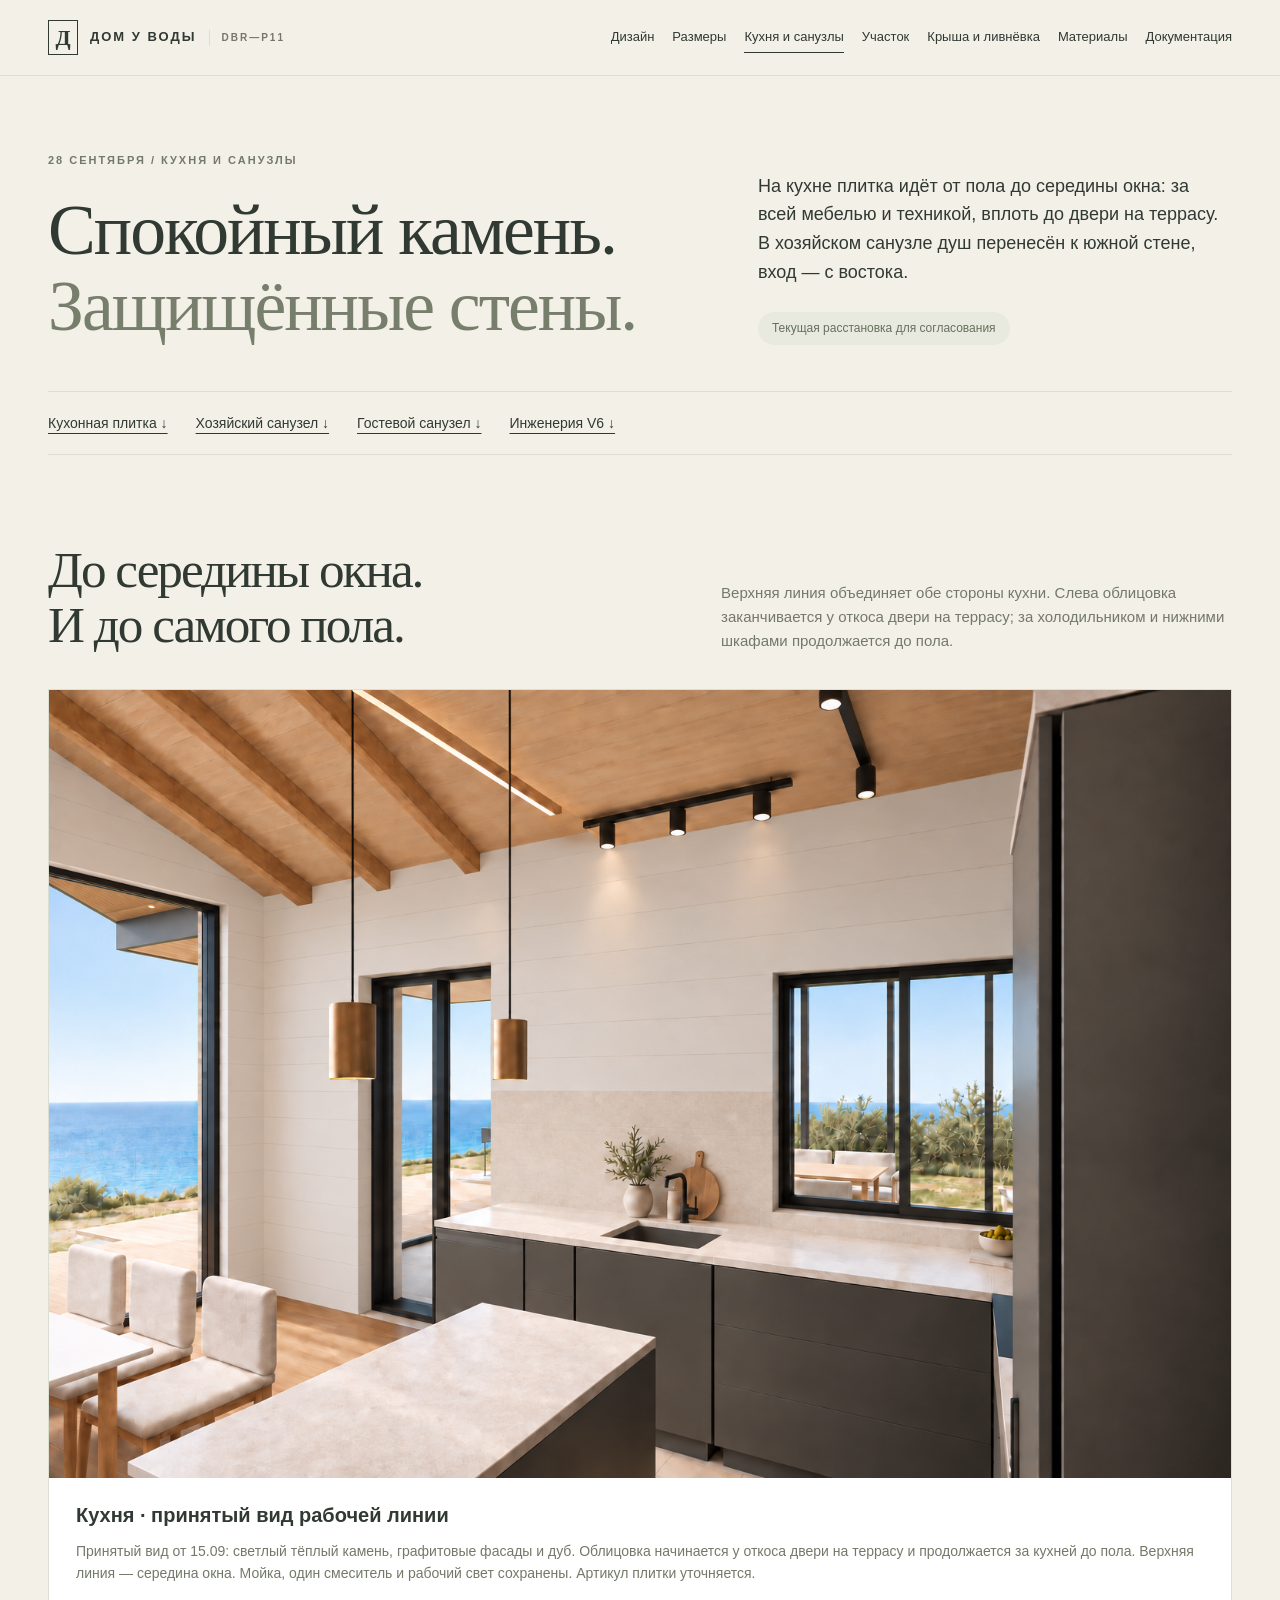
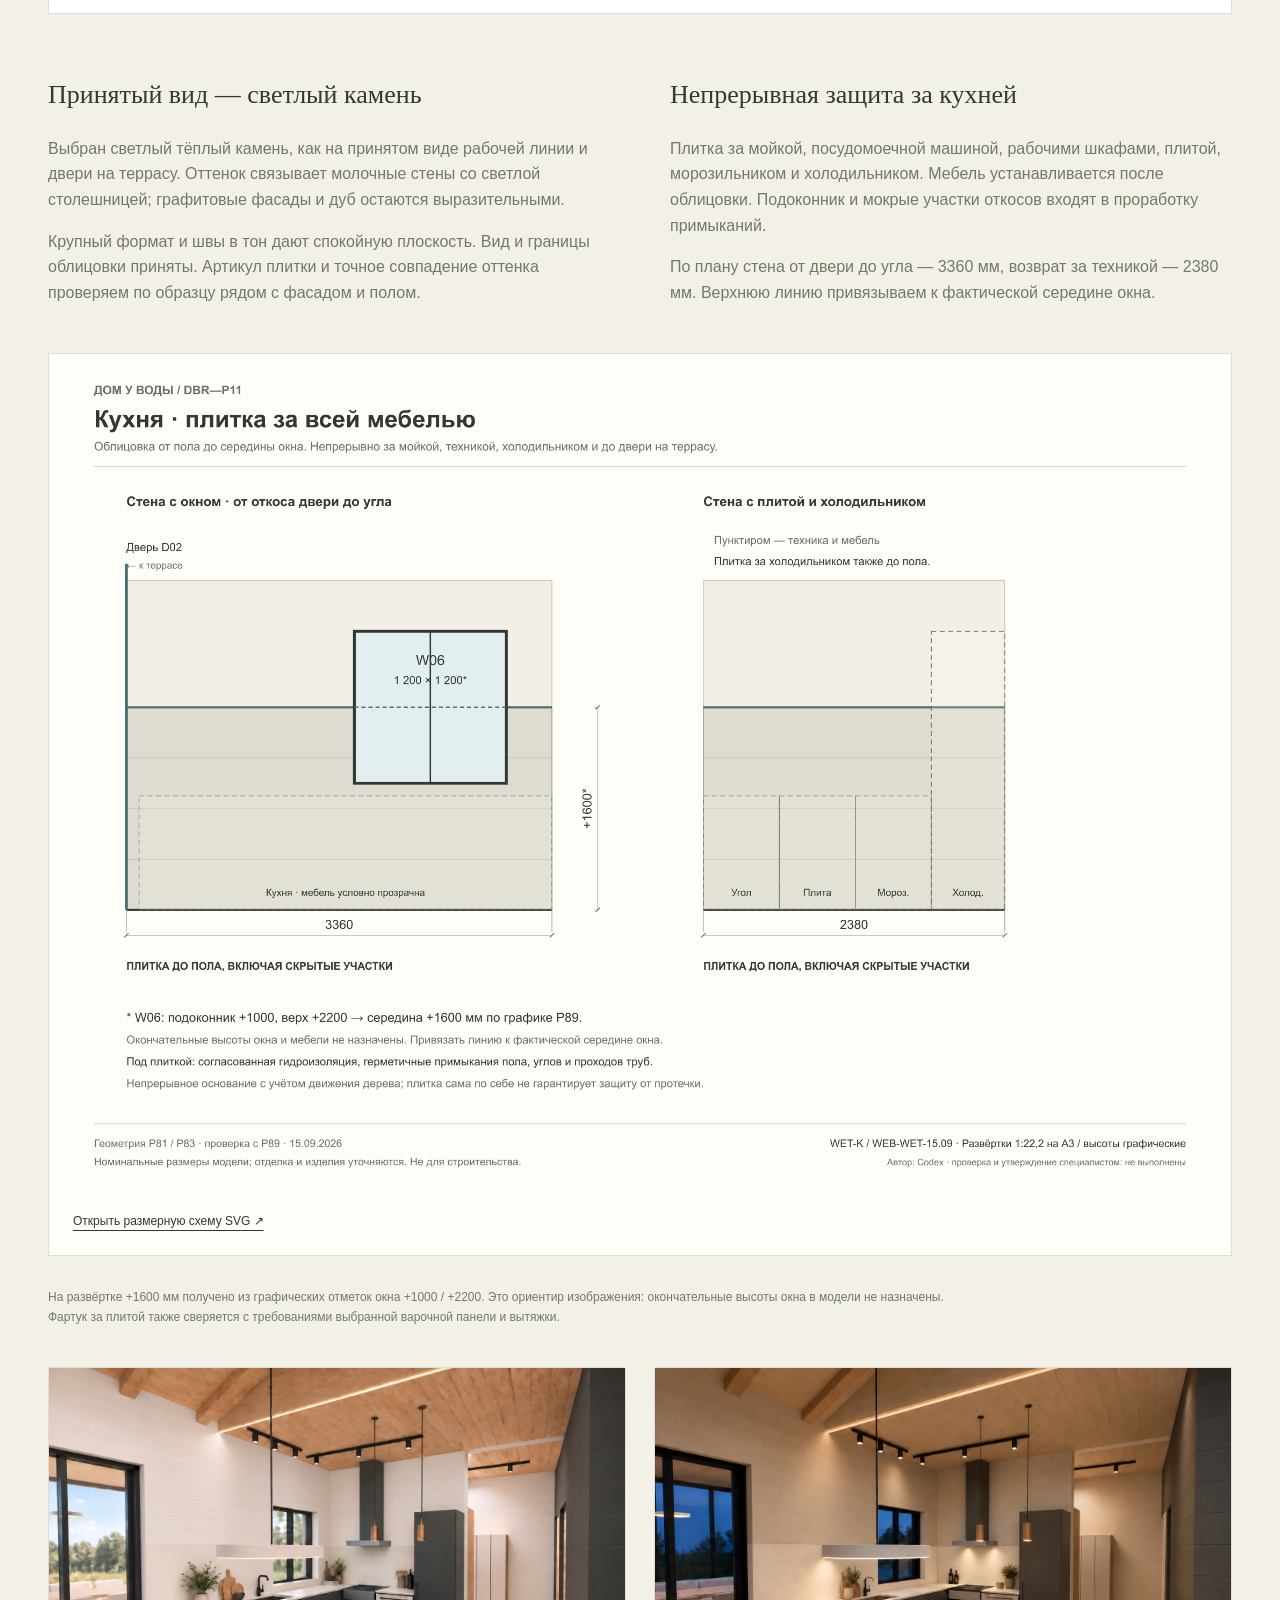
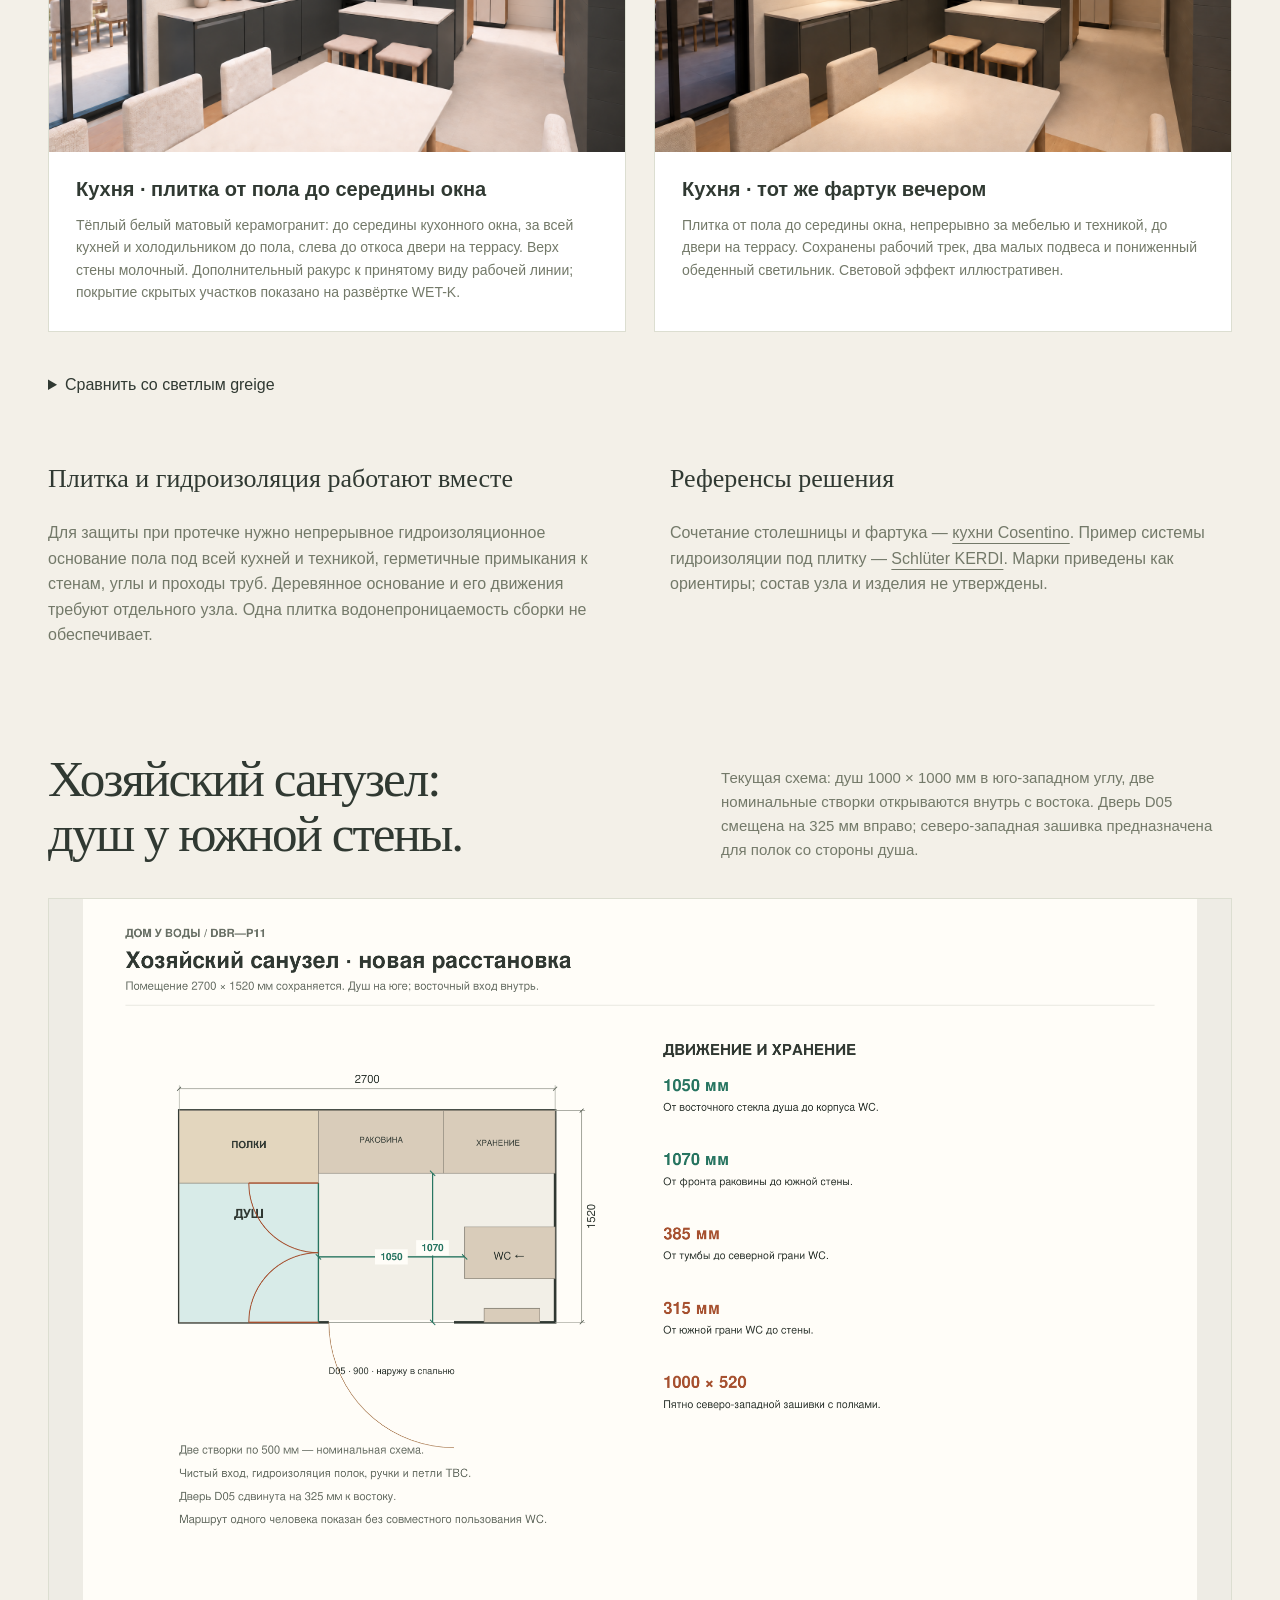
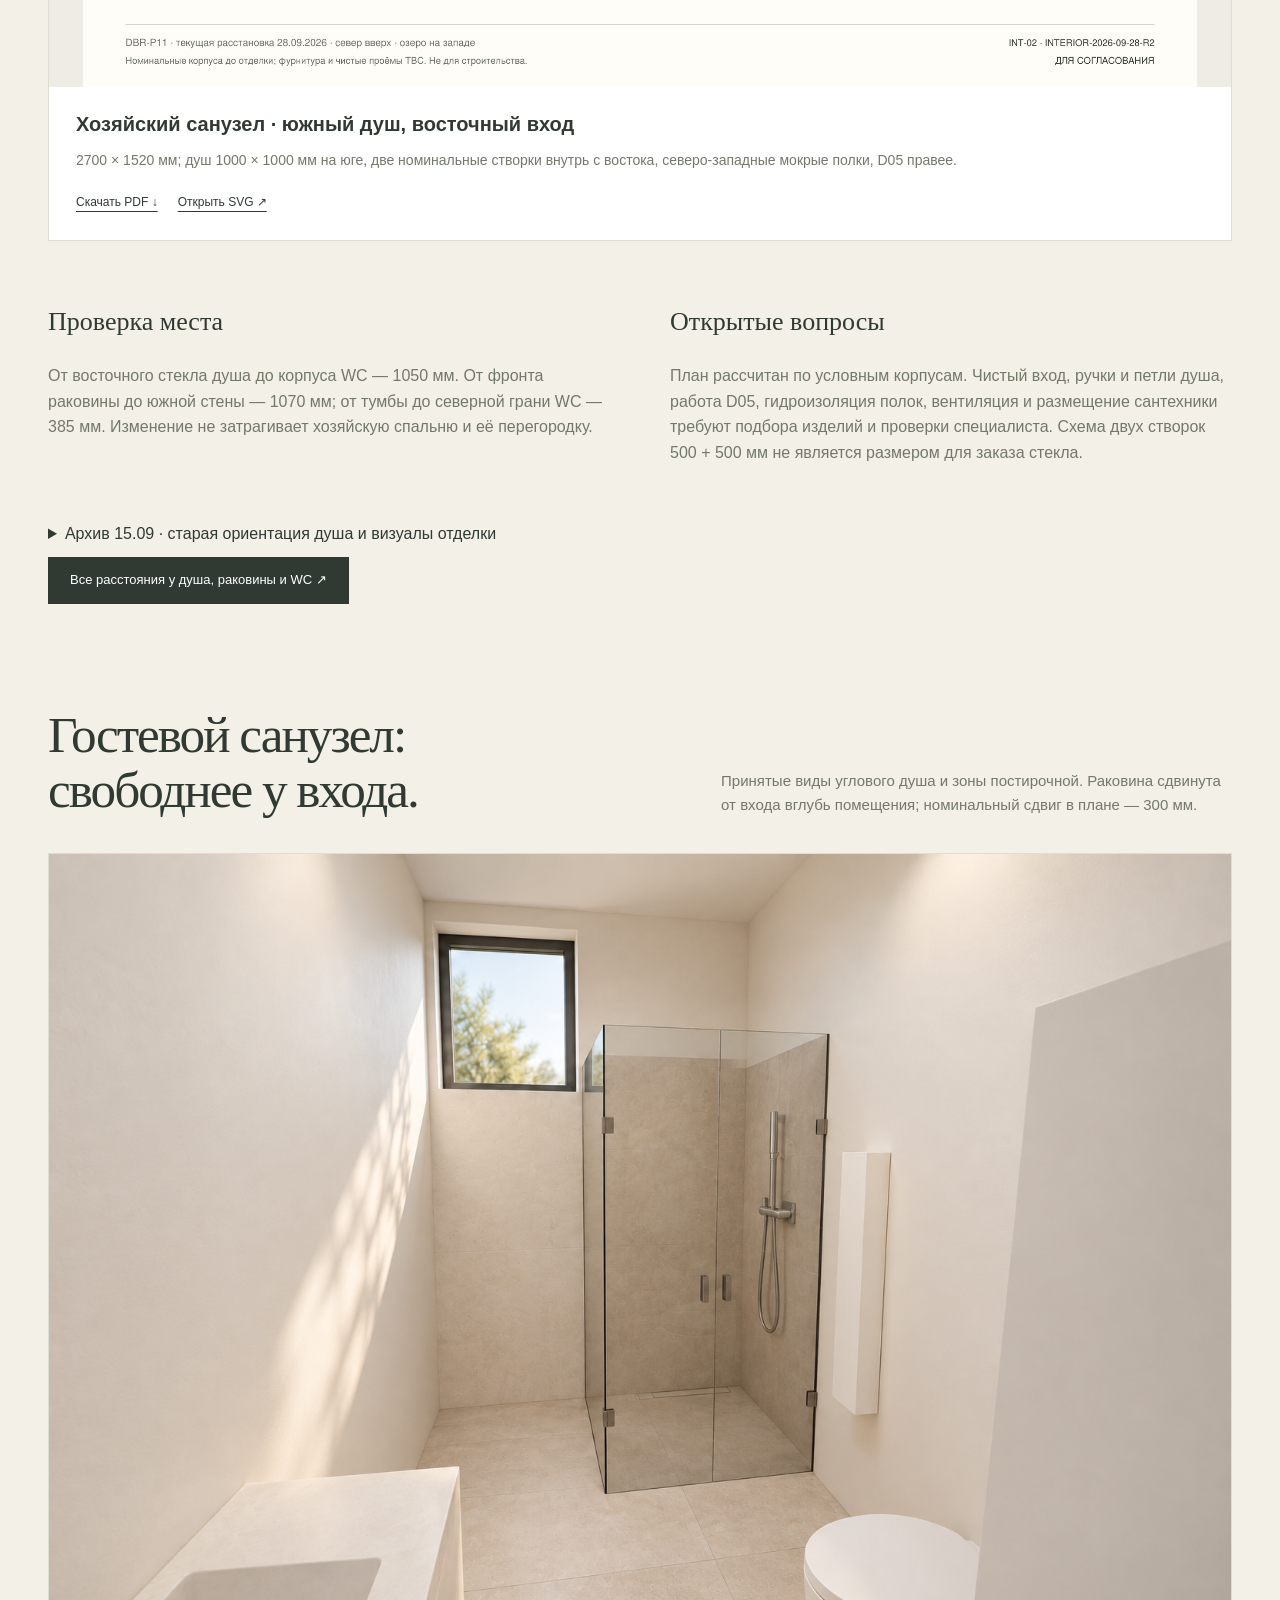
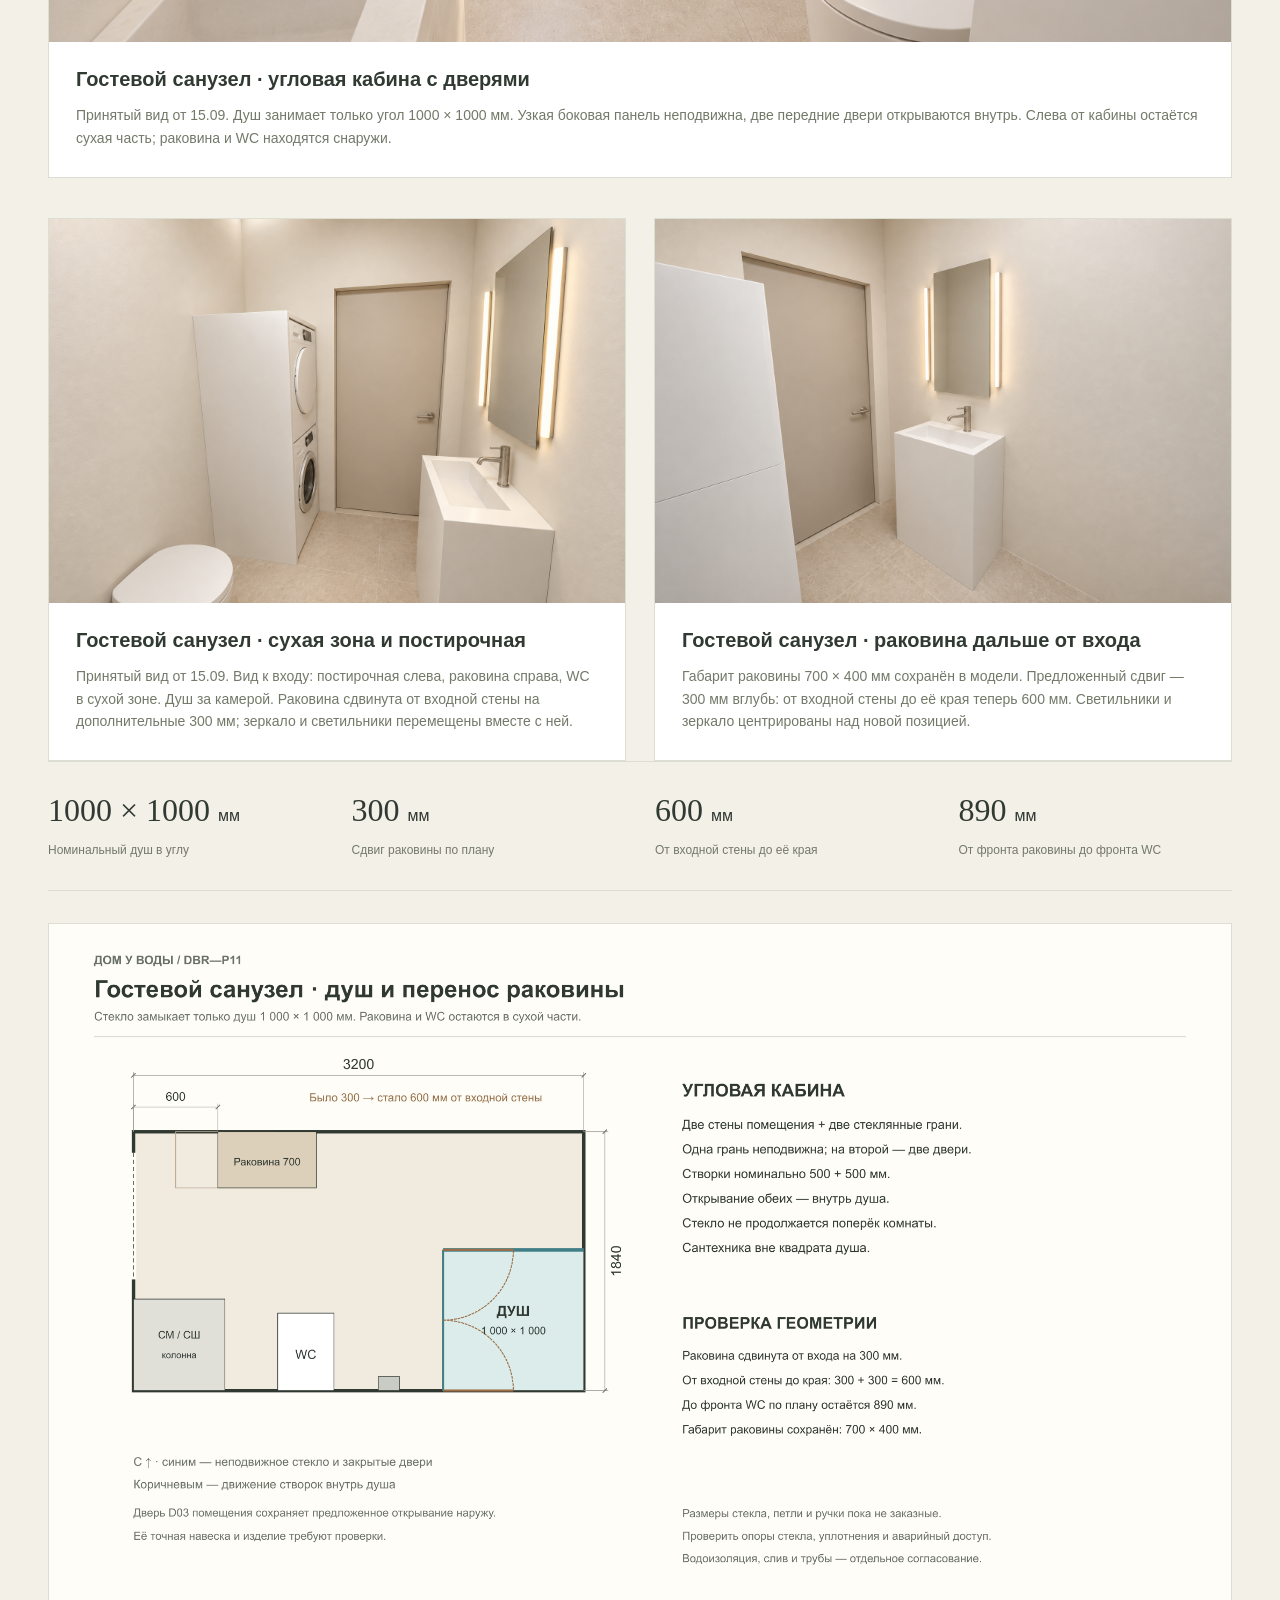
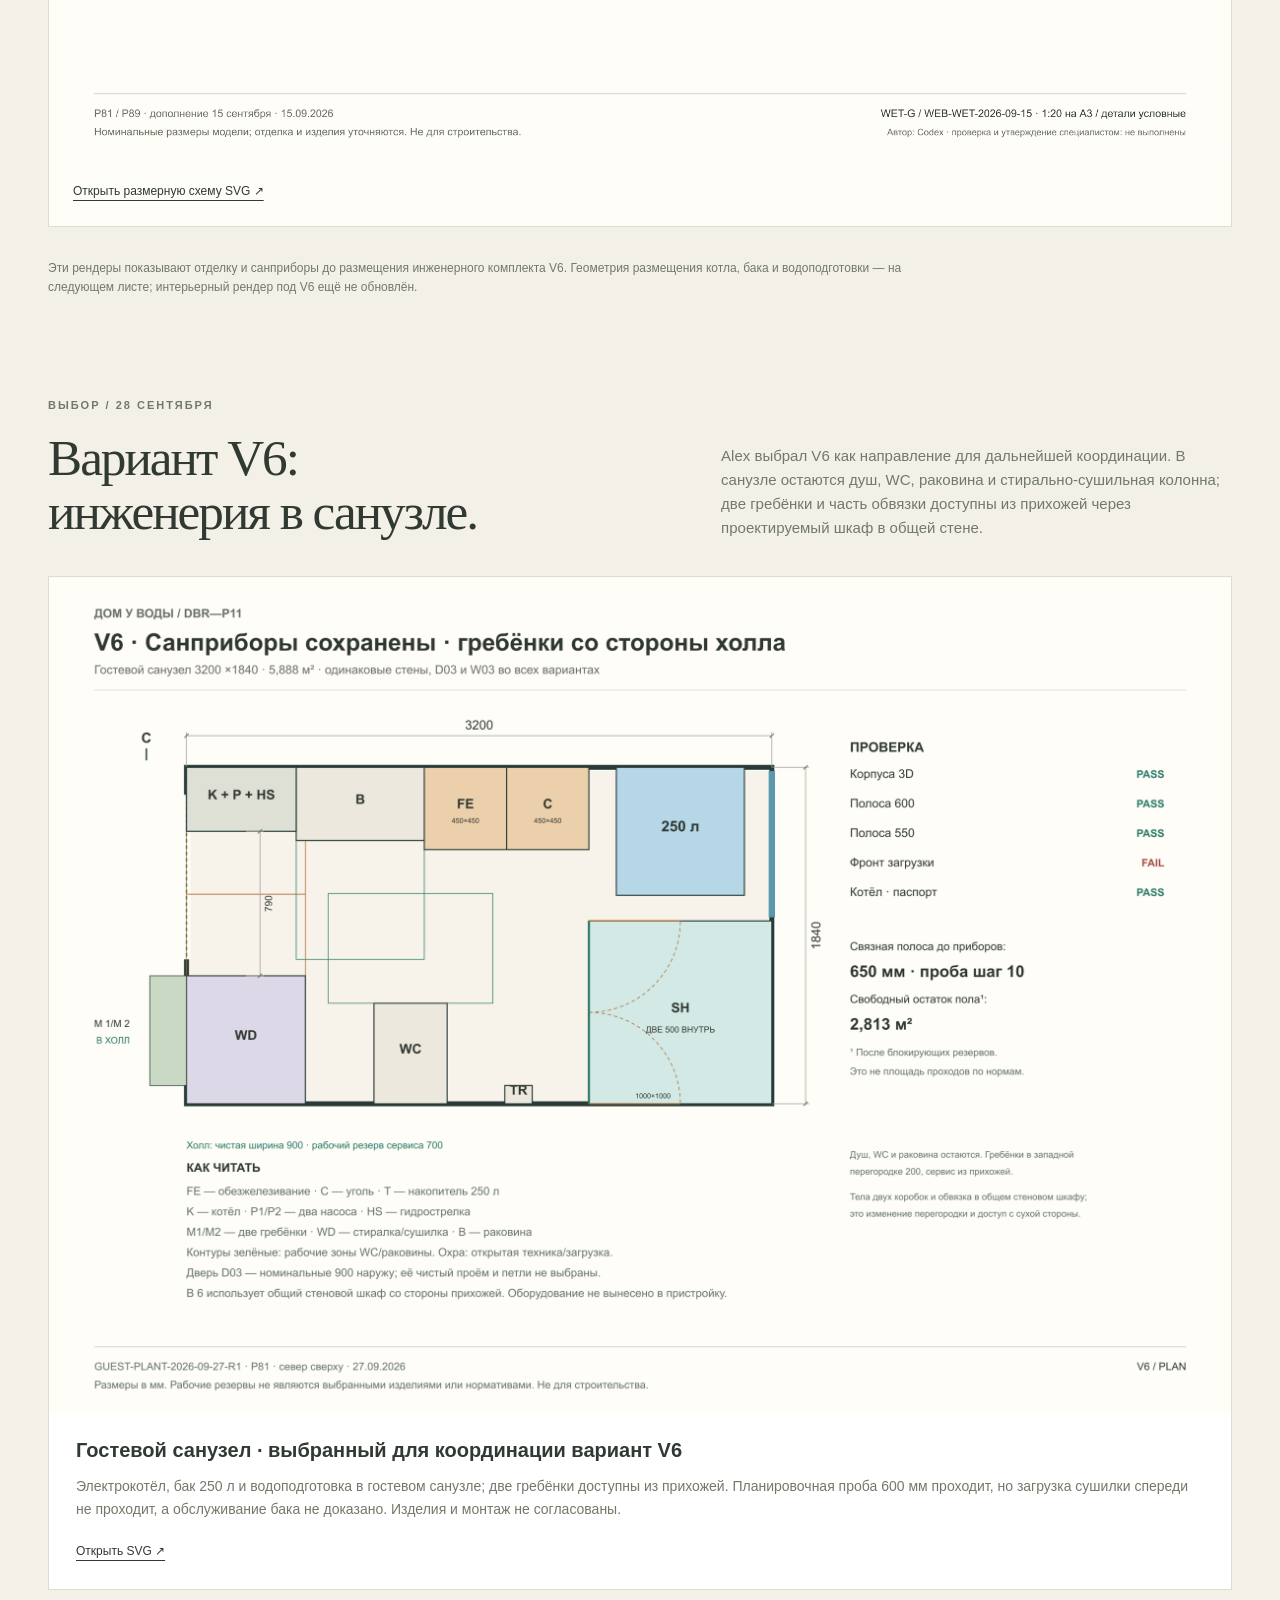
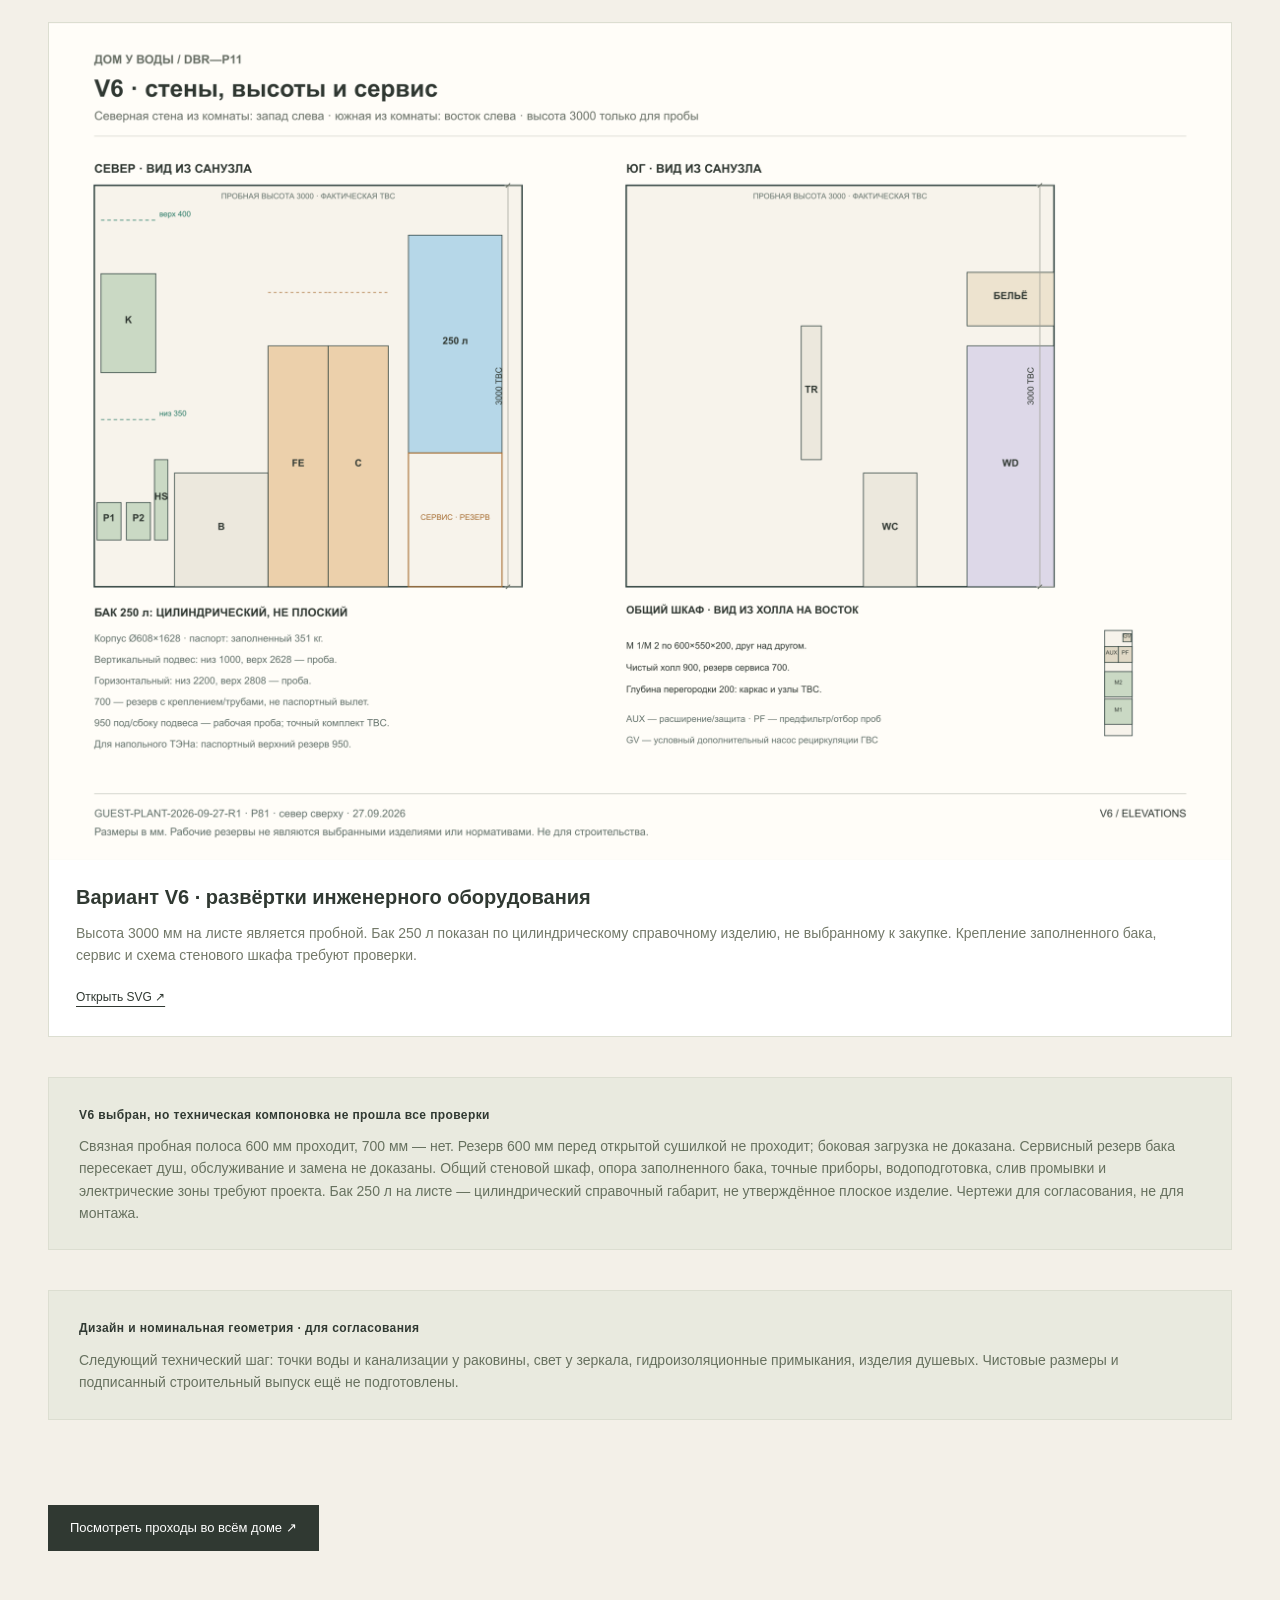
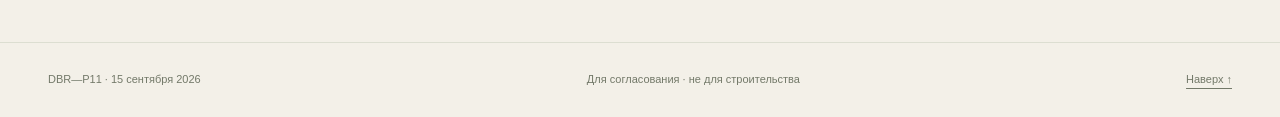
<file: docs/wet-zones.html>
<!doctype html>
<html lang="ru"><head><meta charset="utf-8"><meta name="viewport" content="width=device-width,initial-scale=1">
<meta name="description" content="Проект дома DBR-P11: планировки, интерьер, экстерьер и техническая документация для согласования.">
<meta name="theme-color" content="#323a35"><title>Кухня и санузлы · Дом у воды</title>
<link rel="stylesheet" href="assets/site.css"><script src="assets/site.js" defer></script></head><body>
<a class="skip" href="#main">К содержанию</a>
<header class="site-header"><a class="brand" href="index.html"><span class="brand-mark">Д</span> ДОМ У ВОДЫ <small>DBR—P11</small></a>
<nav aria-label="Основная навигация"><a  href="index.html">Дизайн</a><a  href="plans.html">Размеры</a><a aria-current="page" href="wet-zones.html">Кухня и санузлы</a><a  href="site-plan.html">Участок</a><a  href="details.html">Крыша и ливнёвка</a><a  href="materials.html">Материалы</a><a  href="technical.html">Документация</a></nav></header>
<main id="main"><section class="intro wrap"><div><p class="eyebrow">28 сентября / Кухня и санузлы</p><h1>Спокойный камень.<br><em>Защищённые стены.</em></h1></div><div class="intro-side"><p>На кухне плитка идёт от пола до середины окна: за всей мебелью и техникой, вплоть до двери на террасу. В хозяйском санузле душ перенесён к южной стене, вход — с востока.</p><span class="pill">Текущая расстановка для согласования</span></div></section>
<nav class="anchor-nav wrap" aria-label="Разделы мокрых зон"><a href="#backsplash">Кухонная плитка ↓</a><a href="#master">Хозяйский санузел ↓</a><a href="#guest">Гостевой санузел ↓</a><a href="#guest-plant-v6">Инженерия V6 ↓</a></nav>
<section class="section wrap" id="backsplash"><div class="section-heading"><h2>До середины окна.<br>И до самого пола.</h2><p>Верхняя линия объединяет обе стороны кухни. Слева облицовка заканчивается у откоса двери на террасу; за холодильником и нижними шкафами продолжается до пола.</p></div><article class="visual-card"><a class="zoom" href="assets/wet-2026-09-15/kitchen-midwindow-island.png" data-title="Кухня · принятый вид рабочей линии"><img src="assets/wet-2026-09-15/kitchen-midwindow-island.png" width="1536" height="1024" loading="lazy" decoding="async" alt="Кухня · принятый вид рабочей линии"><span class="zoom-label">Смотреть крупнее ↗</span></a><div class="card-copy"><h3>Кухня · принятый вид рабочей линии</h3><p>Принятый вид от 15.09: светлый тёплый камень, графитовые фасады и дуб. Облицовка начинается у откоса двери на террасу и продолжается за кухней до пола. Верхняя линия — середина окна. Мойка, один смеситель и рабочий свет сохранены. Артикул плитки уточняется.</p></div></article><div class="explain-grid spaced"><div><h3>Принятый вид — светлый камень</h3><p>Выбран светлый тёплый камень, как на принятом виде рабочей линии и двери на террасу. Оттенок связывает молочные стены со светлой столешницей; графитовые фасады и дуб остаются выразительными.</p><p>Крупный формат и швы в тон дают спокойную плоскость. Вид и границы облицовки приняты. Артикул плитки и точное совпадение оттенка проверяем по образцу рядом с фасадом и полом.</p></div><div><h3>Непрерывная защита за кухней</h3><p>Плитка за мойкой, посудомоечной машиной, рабочими шкафами, плитой, морозильником и холодильником. Мебель устанавливается после облицовки. Подоконник и мокрые участки откосов входят в проработку примыканий.</p><p>По плану стена от двери до угла — 3360 мм, возврат за техникой — 2380 мм. Верхнюю линию привязываем к фактической середине окна.</p></div></div><article class="sheet-card"><a class="zoom" href="assets/wet-2026-09-15/WET-kitchen.png" data-title="Кухня · плитка за всей мебелью до пола и до двери на террасу"><img src="assets/wet-2026-09-15/WET-kitchen.png" width="2200" height="1556" loading="lazy" decoding="async" alt="Кухня · плитка за всей мебелью до пола и до двери на террасу"><span class="zoom-label">Смотреть крупнее ↗</span></a><div class="file-links"><a class="" href="assets/wet-2026-09-15/WET-kitchen.svg">Открыть размерную схему SVG ↗</a></div></article><p class="source-note">На развёртке +1600 мм получено из графических отметок окна +1000 / +2200. Это ориентир изображения: окончательные высоты окна в модели не назначены. Фартук за плитой также сверяется с требованиями выбранной варочной панели и вытяжки.</p><div class="visual-grid spaced"><article class="visual-card"><a class="zoom" href="assets/wet-2026-09-15/kitchen-midwindow-ivory.png" data-title="Кухня · плитка от пола до середины окна"><img src="assets/wet-2026-09-15/kitchen-midwindow-ivory.png" width="1536" height="1024" loading="lazy" decoding="async" alt="Кухня · плитка от пола до середины окна"><span class="zoom-label">Смотреть крупнее ↗</span></a><div class="card-copy"><h3>Кухня · плитка от пола до середины окна</h3><p>Тёплый белый матовый керамогранит: до середины кухонного окна, за всей кухней и холодильником до пола, слева до откоса двери на террасу. Верх стены молочный. Дополнительный ракурс к принятому виду рабочей линии; покрытие скрытых участков показано на развёртке WET-K.</p></div></article><article class="visual-card"><a class="zoom" href="assets/wet-2026-09-15/kitchen-midwindow-evening.png" data-title="Кухня · тот же фартук вечером"><img src="assets/wet-2026-09-15/kitchen-midwindow-evening.png" width="1536" height="1024" loading="lazy" decoding="async" alt="Кухня · тот же фартук вечером"><span class="zoom-label">Смотреть крупнее ↗</span></a><div class="card-copy"><h3>Кухня · тот же фартук вечером</h3><p>Плитка от пола до середины окна, непрерывно за мебелью и техникой, до двери на террасу. Сохранены рабочий трек, два малых подвеса и пониженный обеденный светильник. Световой эффект иллюстративен.</p></div></article></div>
<details class="spaced"><summary>Сравнить со светлым greige</summary><div class="spaced"><article class="visual-card"><a class="zoom" href="assets/wet-2026-09-15/kitchen-midwindow-greige.png" data-title="Кухня · сравнение со светлым greige"><img src="assets/wet-2026-09-15/kitchen-midwindow-greige.png" width="1536" height="1024" loading="lazy" decoding="async" alt="Кухня · сравнение со светлым greige"><span class="zoom-label">Смотреть крупнее ↗</span></a><div class="card-copy"><h3>Кухня · сравнение со светлым greige</h3><p>Альтернатива оттенка при той же зоне облицовки. Основной принятый вид — светлый тёплый камень у двери на террасу; greige сохранён как сравнение. Верхняя граница и скрытая плитка определяются развёрткой WET-K.</p></div></article></div></details>
<div class="explain-grid spaced"><div><h3>Плитка и гидроизоляция работают вместе</h3><p>Для защиты при протечке нужно непрерывное гидроизоляционное основание пола под всей кухней и техникой, герметичные примыкания к стенам, углы и проходы труб. Деревянное основание и его движения требуют отдельного узла. Одна плитка водонепроницаемость сборки не обеспечивает.</p></div><div><h3>Референсы решения</h3><p>Сочетание столешницы и фартука — <a href="https://www.cosentino.com/usa/kitchens/kitchen-countertop/" target="_blank" rel="noopener">кухни Cosentino</a>. Пример системы гидроизоляции под плитку — <a href="https://eu.schluter.com/en-GB/waterproofing-224/e/22011/kerdi-200" target="_blank" rel="noopener">Schlüter KERDI</a>. Марки приведены как ориентиры; состав узла и изделия не утверждены.</p></div></div></section>
<section class="section wrap" id="master"><div class="section-heading"><h2>Хозяйский санузел:<br>душ у южной стены.</h2><p>Текущая схема: душ 1000 × 1000 мм в юго-западном углу, две номинальные створки открываются внутрь с востока. Дверь D05 смещена на 325 мм вправо; северо-западная зашивка предназначена для полок со стороны душа.</p></div><article class="visual-card"><a class="zoom" href="assets/interior-2026-09-28/INT-02-master-bath.png" data-title="Хозяйский санузел · южный душ, восточный вход"><img src="assets/interior-2026-09-28/INT-02-master-bath.png" width="2200" height="1556" loading="lazy" decoding="async" alt="Хозяйский санузел · южный душ, восточный вход"><span class="zoom-label">Смотреть крупнее ↗</span></a><div class="card-copy"><h3>Хозяйский санузел · южный душ, восточный вход</h3><p>2700 × 1520 мм; душ 1000 × 1000 мм на юге, две номинальные створки внутрь с востока, северо-западные мокрые полки, D05 правее.</p><div class="file-links"><a class="" href="assets/interior-2026-09-28/DBR-P11-interior-2026-09-28.pdf">Скачать PDF ↓</a><a class="" href="assets/interior-2026-09-28/INT-02-master-bath.svg">Открыть SVG ↗</a></div></div></article><div class="explain-grid spaced"><div><h3>Проверка места</h3><p>От восточного стекла душа до корпуса WC — 1050 мм. От фронта раковины до южной стены — 1070 мм; от тумбы до северной грани WC — 385 мм. Изменение не затрагивает хозяйскую спальню и её перегородку.</p></div><div><h3>Открытые вопросы</h3><p>План рассчитан по условным корпусам. Чистый вход, ручки и петли душа, работа D05, гидроизоляция полок, вентиляция и размещение сантехники требуют подбора изделий и проверки специалиста. Схема двух створок 500 + 500 мм не является размером для заказа стекла.</p></div></div><details class="spaced"><summary>Архив 15.09 · старая ориентация душа и визуалы отделки</summary><p class="source-note">На этих изображениях душ расположен на севере, вход с юга. Их можно использовать только для обсуждения оттенка плитки; расстановку и размеры брать с текущего листа выше.</p><div class="visual-grid"><article class="visual-card"><a class="zoom" href="assets/wet-2026-09-15/master-accepted-basin.png" data-title="Архивный вид отделки · Хозяйский санузел · принятый вид с раковиной"><img src="assets/wet-2026-09-15/master-accepted-basin.png" width="1536" height="1024" loading="lazy" decoding="async" alt="Архивный вид отделки · Хозяйский санузел · принятый вид с раковиной"><span class="zoom-label">Смотреть крупнее ↗</span></a><div class="card-copy"><h3>Архивный вид отделки · Хозяйский санузел · принятый вид с раковиной</h3><p>Геометрия душа до переноса 28.09; используйте только для обсуждения материалов и атмосферы. Текущая расстановка — INT-02. Принятый вариант: компактная угловая кабина, раковина у душа, смеситель и зеркало. Песочная отделка и тёплый свет. Стекло ограждает только душ; две номинальные створки внутрь показаны на плане WET-M.</p></div></article><article class="visual-card"><a class="zoom" href="assets/wet-2026-09-15/master-basin-greige.png" data-title="Архивный вид отделки · Хозяйский санузел · сравнение greige"><img src="assets/wet-2026-09-15/master-basin-greige.png" width="1536" height="1024" loading="lazy" decoding="async" alt="Архивный вид отделки · Хозяйский санузел · сравнение greige"><span class="zoom-label">Смотреть крупнее ↗</span></a><div class="card-copy"><h3>Архивный вид отделки · Хозяйский санузел · сравнение greige</h3><p>Геометрия душа до переноса 28.09; используйте только для обсуждения материалов и атмосферы. Текущая расстановка — INT-02. Сохранённое сравнение оттенка в том же ракурсе с раковиной. Основной принятый вид — песочный A. Конструкция угловой кабины и номинальное открывание те же.</p></div></article></div><article class="sheet-card"><a class="zoom" href="assets/wet-2026-09-15/WET-master.png" data-title="Архивный план душа с южным входом"><img src="assets/wet-2026-09-15/WET-master.png" width="2200" height="1556" loading="lazy" decoding="async" alt="Архивный план душа с южным входом"><span class="zoom-label">Смотреть крупнее ↗</span></a><div class="file-links"><a class="" href="assets/wet-2026-09-15/WET-master.svg">Открыть размерную схему SVG ↗</a></div></article></details><a class="button" href="plans.html#clearances">Все расстояния у душа, раковины и WC ↗</a></section><section class="section wrap" id="guest"><div class="section-heading"><h2>Гостевой санузел:<br>свободнее у входа.</h2><p>Принятые виды углового душа и зоны постирочной. Раковина сдвинута от входа вглубь помещения; номинальный сдвиг в плане — 300 мм.</p></div><article class="visual-card"><a class="zoom" href="assets/wet-2026-09-15/guest-shower-corner.png" data-title="Гостевой санузел · угловая кабина с дверями"><img src="assets/wet-2026-09-15/guest-shower-corner.png" width="1536" height="1024" loading="lazy" decoding="async" alt="Гостевой санузел · угловая кабина с дверями"><span class="zoom-label">Смотреть крупнее ↗</span></a><div class="card-copy"><h3>Гостевой санузел · угловая кабина с дверями</h3><p>Принятый вид от 15.09. Душ занимает только угол 1000 × 1000 мм. Узкая боковая панель неподвижна, две передние двери открываются внутрь. Слева от кабины остаётся сухая часть; раковина и WC находятся снаружи.</p></div></article><div class="visual-grid spaced"><article class="visual-card"><a class="zoom" href="assets/wet-2026-09-15/guest-dry-zone.png" data-title="Гостевой санузел · сухая зона и постирочная"><img src="assets/wet-2026-09-15/guest-dry-zone.png" width="1536" height="1024" loading="lazy" decoding="async" alt="Гостевой санузел · сухая зона и постирочная"><span class="zoom-label">Смотреть крупнее ↗</span></a><div class="card-copy"><h3>Гостевой санузел · сухая зона и постирочная</h3><p>Принятый вид от 15.09. Вид к входу: постирочная слева, раковина справа, WC в сухой зоне. Душ за камерой. Раковина сдвинута от входной стены на дополнительные 300 мм; зеркало и светильники перемещены вместе с ней.</p></div></article><article class="visual-card"><a class="zoom" href="assets/wet-2026-09-15/guest-basin-shift.png" data-title="Гостевой санузел · раковина дальше от входа"><img src="assets/wet-2026-09-15/guest-basin-shift.png" width="1536" height="1024" loading="lazy" decoding="async" alt="Гостевой санузел · раковина дальше от входа"><span class="zoom-label">Смотреть крупнее ↗</span></a><div class="card-copy"><h3>Гостевой санузел · раковина дальше от входа</h3><p>Габарит раковины 700 × 400 мм сохранён в модели. Предложенный сдвиг — 300 мм вглубь: от входной стены до её края теперь 600 мм. Светильники и зеркало центрированы над новой позицией.</p></div></article></div><div class="metrics wet-metrics"><div><strong>1000 × 1000<small>мм</small></strong><span>Номинальный душ в углу</span></div><div><strong>300<small>мм</small></strong><span>Сдвиг раковины по плану</span></div><div><strong>600<small>мм</small></strong><span>От входной стены до её края</span></div><div><strong>890<small>мм</small></strong><span>От фронта раковины до фронта WC</span></div></div><article class="sheet-card"><a class="zoom" href="assets/wet-2026-09-15/WET-guest.png" data-title="Гостевой санузел · угловой душ и сдвиг раковины"><img src="assets/wet-2026-09-15/WET-guest.png" width="2200" height="1556" loading="lazy" decoding="async" alt="Гостевой санузел · угловой душ и сдвиг раковины"><span class="zoom-label">Смотреть крупнее ↗</span></a><div class="file-links"><a class="" href="assets/wet-2026-09-15/WET-guest.svg">Открыть размерную схему SVG ↗</a></div></article><p class="source-note">Эти рендеры показывают отделку и санприборы до размещения инженерного комплекта V6. Геометрия размещения котла, бака и водоподготовки — на следующем листе; интерьерный рендер под V6 ещё не обновлён.</p></section><section class="section wrap" id="guest-plant-v6"><div class="section-heading"><div><p class="eyebrow">Выбор / 28 сентября</p><h2>Вариант V6:<br>инженерия в санузле.</h2></div><p>Alex выбрал V6 как направление для дальнейшей координации. В санузле остаются душ, WC, раковина и стирально-сушильная колонна; две гребёнки и часть обвязки доступны из прихожей через проектируемый шкаф в общей стене.</p></div><div class="sheet-stack"><article class="visual-card"><a class="zoom" href="assets/guest-plant-2026-09-28/V6-plan.png" data-title="Гостевой санузел · выбранный для координации вариант V6"><img src="assets/guest-plant-2026-09-28/V6-plan.png" width="2400" height="1698" loading="lazy" decoding="async" alt="Гостевой санузел · выбранный для координации вариант V6"><span class="zoom-label">Смотреть крупнее ↗</span></a><div class="card-copy"><h3>Гостевой санузел · выбранный для координации вариант V6</h3><p>Электрокотёл, бак 250 л и водоподготовка в гостевом санузле; две гребёнки доступны из прихожей. Планировочная проба 600 мм проходит, но загрузка сушилки спереди не проходит, а обслуживание бака не доказано. Изделия и монтаж не согласованы.</p><div class="file-links"><a class="" href="assets/guest-plant-2026-09-28/V6-plan.svg">Открыть SVG ↗</a></div></div></article><article class="visual-card"><a class="zoom" href="assets/guest-plant-2026-09-28/V6-elevation.png" data-title="Вариант V6 · развёртки инженерного оборудования"><img src="assets/guest-plant-2026-09-28/V6-elevation.png" width="2400" height="1698" loading="lazy" decoding="async" alt="Вариант V6 · развёртки инженерного оборудования"><span class="zoom-label">Смотреть крупнее ↗</span></a><div class="card-copy"><h3>Вариант V6 · развёртки инженерного оборудования</h3><p>Высота 3000 мм на листе является пробной. Бак 250 л показан по цилиндрическому справочному изделию, не выбранному к закупке. Крепление заполненного бака, сервис и схема стенового шкафа требуют проверки.</p><div class="file-links"><a class="" href="assets/guest-plant-2026-09-28/V6-elevation.svg">Открыть SVG ↗</a></div></div></article></div><div class="status-note spaced"><strong>V6 выбран, но техническая компоновка не прошла все проверки</strong><p>Связная пробная полоса 600 мм проходит, 700 мм — нет. Резерв 600 мм перед открытой сушилкой не проходит; боковая загрузка не доказана. Сервисный резерв бака пересекает душ, обслуживание и замена не доказаны. Общий стеновой шкаф, опора заполненного бака, точные приборы, водоподготовка, слив промывки и электрические зоны требуют проекта. Бак 250 л на листе — цилиндрический справочный габарит, не утверждённое плоское изделие. Чертежи для согласования, не для монтажа.</p></div></section>
<div class="status-note wrap spaced"><strong>Дизайн и номинальная геометрия · для согласования</strong><p>Следующий технический шаг: точки воды и канализации у раковины, свет у зеркала, гидроизоляционные примыкания, изделия душевых. Чистовые размеры и подписанный строительный выпуск ещё не подготовлены.</p></div><div class="closing wrap"><a class="button" href="plans.html#clearances">Посмотреть проходы во всём доме ↗</a></div></main>
<footer><span>DBR—P11 · 15 сентября 2026</span><span>Для согласования · не для строительства</span><a href="#main">Наверх ↑</a></footer>
<dialog id="viewer" aria-label="Просмотр изображения"><div class="viewer-top"><span id="viewer-title"></span><button id="close-viewer" aria-label="Закрыть изображение">Закрыть ×</button></div><img id="viewer-image" alt=""><div class="viewer-bottom"><button id="previous-view" aria-label="Предыдущее изображение">←</button><span id="viewer-counter"></span><a id="original-view" target="_blank" rel="noopener">Открыть оригинал ↗</a><button id="next-view" aria-label="Следующее изображение">→</button></div></dialog>
</body></html>
</file>
<file: docs/assets/site.css>
:root{--paper:#f3f0e8;--ink:#303932;--muted:#737969;--line:#dcded1;--white:#fff;--accent:#8a6e50}*{box-sizing:border-box}html{scroll-behavior:smooth;scroll-padding-top:95px}body{margin:0;background:var(--paper);color:var(--ink);font:16px/1.6 -apple-system,BlinkMacSystemFont,"Segoe UI",Arial,sans-serif}a{color:inherit;text-decoration-thickness:1px;text-underline-offset:5px}button,input{font:inherit}button,a,input,summary{-webkit-tap-highlight-color:transparent}button,summary{cursor:pointer}a:focus-visible,button:focus-visible,input:focus-visible,summary:focus-visible{outline:3px solid var(--accent);outline-offset:4px}.wrap{max-width:1512px;margin-left:auto;margin-right:auto;width:calc(100% - 96px)}.skip{position:fixed;top:-90px;left:20px;z-index:99;padding:12px;background:white}.skip:focus{top:10px}.site-header{position:sticky;top:0;z-index:10;display:flex;align-items:center;justify-content:space-between;gap:24px;padding:20px 48px;border-bottom:1px solid var(--line);background:rgba(243,240,232,.97);backdrop-filter:blur(10px)}.brand{display:flex;gap:12px;align-items:center;white-space:nowrap;font-size:13px;letter-spacing:2px;text-decoration:none;font-weight:650}.brand-mark{display:inline-flex;align-items:center;justify-content:center;border:1px solid var(--ink);width:30px;height:35px;font-family:Georgia,serif;font-size:22px;letter-spacing:0}.brand small{font-size:10px;color:var(--muted);border-left:1px solid var(--line);padding-left:12px}.site-header nav{display:flex;gap:26px;font-size:13px}.site-header nav a{text-decoration:none;padding:5px 0}.site-header nav a[aria-current]{border-bottom:1px solid}.intro{display:grid;grid-template-columns:1.35fr 1fr;gap:70px;padding-top:76px;padding-bottom:46px;align-items:end}.eyebrow{text-transform:uppercase;letter-spacing:2px;font-size:11px;font-weight:650;margin:0 0 22px;color:var(--muted)}h1,h2{font-family:Georgia,"Times New Roman",serif;font-weight:400;line-height:1.07;letter-spacing:-2px;margin:0}h1{font-size:clamp(40px,5.6vw,83px)}h1 em{font-style:normal;color:#777f6c}.intro-side p{font-size:18px;max-width:490px;margin:0 0 25px}.pill{display:inline-block;padding:7px 14px;background:#e8eadf;color:#66705c;border-radius:30px;font-size:12px}.hero .zoom{display:block}.hero img{width:100%;height:auto;display:block}.hero-caption{display:flex;justify-content:space-between;gap:15px;background:#e6e7db;padding:18px 24px;font-size:13px;color:#59634f}.zoom{position:relative;display:block;overflow:hidden}.zoom-label{position:absolute;bottom:14px;right:14px;background:rgba(250,250,244,.92);border-radius:20px;padding:6px 12px;font-size:11px;opacity:0;transition:opacity .15s}.zoom:hover .zoom-label,.zoom:focus-visible .zoom-label{opacity:1}.stats{display:grid;grid-template-columns:1fr 1fr 1fr 1.3fr;border-bottom:1px solid var(--line);padding:35px 0;gap:28px;align-items:center}.stats>div{display:flex;align-items:center;gap:16px}.stats strong{font:42px/1.1 Georgia,serif;font-weight:400}.stats span{font-size:12px;color:var(--muted)}.stats>a{font-size:13px;text-decoration:none;display:flex;justify-content:space-between;border-bottom:1px solid;padding:10px 0}.stats>a span{font-size:22px;color:var(--ink)}.section{padding-top:88px}.section-heading{display:grid;grid-template-columns:1.2fr 1fr;gap:60px;align-items:end;margin-bottom:36px}.section-heading h2{font-size:clamp(34px,4vw,56px)}.section-heading .eyebrow{margin-bottom:16px}.section-heading>p{font-size:15px;color:var(--muted);margin:0;max-width:520px}.plan-grid{display:grid;grid-template-columns:repeat(3,1fr);gap:24px}.visual-card{background:var(--white);border:1px solid var(--line);min-width:0}.visual-card img{display:block;width:100%;height:auto;aspect-ratio:3/2;object-fit:contain;background:#eeece5}.plan-grid img{aspect-ratio:2000/1415;background:white}.card-copy{padding:24px 27px 28px}.card-copy h3{font-size:20px;font-weight:550;line-height:1.3;margin:0 0 12px}.card-copy p{color:var(--muted);font-size:14px;margin:0}.file-links{display:flex;gap:20px;font-size:12px;margin-top:22px}.room-nav{display:flex;flex-wrap:wrap;gap:10px;margin:24px 0 48px}.room-nav button{border:1px solid var(--line);color:var(--muted);border-radius:40px;background:transparent;padding:9px 17px;font-size:13px}.room-nav button.selected{background:var(--ink);color:var(--white);border-color:var(--ink)}.room-heading{display:flex;justify-content:space-between;align-items:center;gap:20px;margin-bottom:25px}.room-heading h3{font:30px/1.2 Georgia,serif;margin:0}.room-heading h3 span{font:11px/1 Arial,sans-serif;color:var(--muted);display:inline-block;width:42px}.room-heading>span{font-size:12px;white-space:nowrap;color:var(--muted)}.visual-grid{display:grid;grid-template-columns:repeat(2,1fr);gap:28px}.room-section{margin-bottom:72px}.room-section[hidden],.doc-row[hidden],.doc-group[hidden]{display:none}.technical-cta{background:var(--ink);color:#faf9f3;padding:60px 65px;margin-bottom:70px}.technical-cta .eyebrow{color:#c5c8b9}.technical-cta h2{font-size:54px}.technical-cta>p:not(.eyebrow){max-width:640px;color:#d0d2c9}.button{display:inline-block;padding:13px 22px;background:var(--ink);color:#fff;text-decoration:none;font-size:13px;margin:10px 0 16px}.button.light{background:#f4f2eb;color:var(--ink)}.small{font-size:12px}.status-note{padding:25px 30px;border:1px solid var(--line);background:#e9eadf;font-size:14px}.status-note strong{font-size:12px;letter-spacing:.4px}.status-note p{color:#67715f;max-width:1160px;margin:10px 0 0}.pdf-grid{display:grid;grid-template-columns:repeat(3,1fr);gap:22px}.pdf-card{background:white;border:1px solid var(--line);padding:26px;display:flex;flex-direction:column;min-height:215px}.pdf-meta{display:flex;justify-content:space-between;gap:20px;font-size:11px;color:var(--muted);margin-bottom:22px}.pdf-card:first-child{background:var(--ink);color:white}.pdf-card:first-child .pdf-meta{color:#d4d7cc}.pdf-card h3{font-size:21px;font-weight:500;line-height:1.35;margin:0 0 22px}.pdf-card p{font-size:12px;color:var(--muted)}.pdf-open{font-size:12px;margin-top:auto;align-self:flex-start}.search-label{display:block;font-size:13px;margin-bottom:8px}#doc-search{border:1px solid #bfc4b4;background:#fff;color:var(--ink);padding:16px 20px;width:100%;max-width:640px;border-radius:0;margin-bottom:12px}.doc-group{border-top:1px solid var(--line)}.doc-group:last-child{border-bottom:1px solid var(--line)}.doc-group summary{display:flex;gap:20px;align-items:center;padding:24px 0;font:26px/1.2 Georgia,serif;list-style:none}.doc-group summary::-webkit-details-marker{display:none}.doc-group summary:after{content:'+';font:26px Arial;margin-left:10px}.doc-group[open] summary:after{content:'−'}.doc-group summary .count{font:12px Arial;color:var(--muted);margin-left:auto;white-space:nowrap}.doc-group ul{list-style:none;padding:0;margin:0 0 22px}.doc-row{border-top:1px solid var(--line);padding:17px 20px;display:flex;justify-content:space-between;align-items:center;gap:20px;background:#fbfaf6}.doc-row a{font-size:14px}.doc-row small{display:block;color:var(--muted);font-size:10px;margin-top:7px;overflow-wrap:anywhere}.doc-row>span{font-size:11px;color:var(--muted);white-space:nowrap}.closing{padding:75px 0}.closing h2{font-size:38px}.closing p{max-width:780px;color:var(--muted)}footer{padding:28px 48px;border-top:1px solid var(--line);display:flex;justify-content:space-between;gap:20px;font-size:11px;color:var(--muted)}dialog{background:#171b18;color:#f8f8f3;border:0;padding:18px;width:calc(100vw - 36px);max-width:1720px;max-height:96vh}dialog::backdrop{background:rgba(10,15,10,.86)}#viewer-image{display:block;max-width:100%;max-height:76vh;margin:auto;object-fit:contain}.viewer-top,.viewer-bottom{display:flex;gap:20px;align-items:center;justify-content:space-between;font-size:12px;padding:10px 0}.viewer-top button,.viewer-bottom button{color:white;background:none;border:1px solid #798276;padding:7px 14px}.viewer-top #viewer-title{max-width:80%;line-height:1.3}.viewer-bottom a{margin-left:auto}body:has(dialog[open]){overflow:hidden}@media(max-width:1000px){.wrap{width:calc(100% - 48px)}.site-header{padding:16px 24px}.intro{gap:30px;padding-top:48px}.intro-side p{font-size:15px}.stats{gap:18px}.stats>div{flex-direction:column;align-items:flex-start;gap:4px}.plan-grid,.pdf-grid{grid-template-columns:repeat(2,1fr)}.plan-grid .visual-card:last-child{grid-column:1/-1;max-width:720px}.section-heading{gap:28px}.card-copy{padding:20px}.card-copy h3{font-size:18px}.brand small{display:none}footer{padding:25px}}@media(max-width:640px){.wrap{width:calc(100% - 32px)}.site-header{padding:12px 16px;gap:10px;align-items:flex-start;flex-direction:column}.brand{font-size:11px}.brand-mark{height:27px;width:24px;font-size:19px}.site-header nav{font-size:12px;gap:24px;width:100%}.intro{grid-template-columns:1fr;gap:23px;padding-top:37px;padding-bottom:28px}.eyebrow{font-size:10px;margin-bottom:18px}h1{font-size:45px;letter-spacing:-1.6px}.intro-side p{font-size:15px;margin-bottom:18px}.hero-caption{padding:12px;font-size:10px}.hero-caption span:last-child{display:none}.stats{grid-template-columns:repeat(3,1fr);gap:18px;padding:24px 0}.stats strong{font-size:33px}.stats span{font-size:10px}.stats>a{grid-column:1/-1;font-size:12px}.section{padding-top:48px}.section-heading{grid-template-columns:1fr;gap:16px;margin-bottom:24px}.section-heading h2{font-size:38px;letter-spacing:-1.5px}.section-heading>p{font-size:14px}.plan-grid,.pdf-grid,.visual-grid{grid-template-columns:1fr;gap:20px}.plan-grid .visual-card:last-child{grid-column:auto}.card-copy{padding:20px}.card-copy h3{font-size:19px}.card-copy p{font-size:13px}.room-nav{flex-wrap:nowrap;overflow-x:auto;padding-bottom:12px;margin-bottom:30px}.room-nav button{flex-shrink:0;font-size:12px;padding:8px 13px}.room-heading{gap:10px}.room-heading h3{font-size:25px}.room-heading h3 span{width:29px}.room-heading>span{font-size:10px}.room-section{margin-bottom:42px}.technical-cta{padding:30px 24px;margin-bottom:40px}.technical-cta h2{font-size:39px;letter-spacing:-1px}.technical-cta>p{font-size:14px}.technical-cta .small{font-size:11px}.status-note{padding:20px}.pdf-card{min-height:185px}.doc-group summary{font-size:23px;gap:8px}.doc-group summary .count{font-size:10px}.doc-row{padding:16px 10px;align-items:flex-start;flex-direction:column;gap:10px}.closing{padding:45px 0}.closing h2{font-size:32px;letter-spacing:-1px}.closing p{font-size:14px}footer{padding:22px 16px;flex-direction:column;gap:10px}dialog{padding:10px;width:calc(100vw - 14px)}.viewer-top,.viewer-bottom{gap:8px;font-size:10px}#viewer-image{max-height:70vh}.viewer-top #viewer-title{max-width:68%}.viewer-top button,.viewer-bottom button{padding:6px 9px}}@media(prefers-reduced-motion:reduce){html{scroll-behavior:auto}*{transition:none!important}}
.metrics{display:grid;grid-template-columns:repeat(4,1fr);gap:30px;padding:30px 0;border-block:1px solid var(--line)}.metrics strong{display:block;font:48px/1.15 Georgia,serif}.metrics strong small{font:16px Arial,sans-serif;margin-left:8px}.metrics span{display:block;font-size:12px;color:var(--muted);margin-top:12px}.update-links{display:grid;grid-template-columns:repeat(3,1fr);gap:24px;padding-top:34px}.update-links a{background:#e8e8dd;padding:24px;text-decoration:none}.update-links span{display:block;color:var(--muted);font-size:11px;letter-spacing:1px;margin-bottom:12px}.update-links strong{font-size:17px;font-weight:500}.sheet-stack{display:grid;gap:32px;margin-top:18px}.sheet-stack .visual-card img{aspect-ratio:auto}.sheet-card{border:1px solid var(--line);background:#fffdf8;margin:32px 0}.sheet-card img{display:block;width:100%;height:auto}.sheet-card .file-links{padding:0 24px 24px}.explain-grid{display:grid;grid-template-columns:1fr 1fr;gap:60px}.explain-grid h3{font:26px Georgia,serif}.explain-grid p{font-size:16px;color:var(--muted)}.table-scroll{overflow:auto;border:1px solid var(--line);margin-bottom:20px}table{border-collapse:collapse;width:100%;background:#fffdf8}th,td{text-align:left;padding:18px 22px;border-bottom:1px solid var(--line)}thead{font-size:12px;color:var(--muted)}tbody th{font-weight:500}td.numeric{text-align:right;font-variant-numeric:tabular-nums;white-space:nowrap}.total{background:#e6e7dc}.spaced{margin-top:40px}.source-note{font-size:12px;color:var(--muted);max-width:900px}.file-links{flex-wrap:wrap}.site-header nav{flex-wrap:wrap;justify-content:flex-end;gap:18px}
@media(max-width:1000px){.brand small{display:none}.site-header{padding-inline:24px}.metrics strong{font-size:38px}.metrics{gap:20px}.update-links{gap:12px}.update-links a{padding:18px}}
@media(max-width:650px){.metrics{grid-template-columns:1fr 1fr}.update-links,.explain-grid{grid-template-columns:1fr}.explain-grid{gap:14px}.site-header nav{justify-content:flex-start;gap:15px;font-size:12px}.site-header{align-items:flex-start;flex-direction:column;gap:10px}.sheet-card .file-links{padding:0 16px 20px}.metrics strong{font-size:34px}.table-scroll table{min-width:680px}th,td{padding:13px 16px}.sheet-stack{gap:20px}.source-note{font-size:12px}.sheet-card{margin:20px 0}}

.anchor-nav{display:flex;flex-wrap:wrap;gap:12px 28px;border-block:1px solid var(--line);padding-block:20px;font-size:14px}.update-links{grid-template-columns:repeat(4,1fr)}.wet-metrics strong{font-size:clamp(24px,2.5vw,38px)}@media(max-width:1000px){.update-links{grid-template-columns:repeat(2,1fr)}}@media(max-width:650px){.update-links{grid-template-columns:1fr}.anchor-nav{font-size:13px;gap:12px 20px}}

/* Keep anchored sections below the sticky navigation. */
.section[id]{scroll-margin-top:100px}

/* Quantity workbook publication. */
.q-actions{display:flex;align-items:center;flex-wrap:wrap;gap:14px;margin-bottom:30px}.q-actions .button{margin:0}.q-actions>a:not(.button){font-size:13px;margin-left:auto}.q-metrics{display:grid;grid-template-columns:repeat(4,1fr);border:1px solid var(--line);background:#e9ebdf}.q-metrics article{padding:27px;border-right:1px solid var(--line)}.q-metrics article:last-child{border-right:0}.q-metrics span{font-size:12px;color:var(--muted)}.q-metrics strong{display:block;font:38px/1.35 Georgia,serif;margin:10px 0}.q-metrics strong small{font:14px Arial}.q-metrics p{font-size:12px;color:var(--muted);margin:0}.q-jumps{display:flex;flex-wrap:wrap;gap:24px;padding:22px 0;border-bottom:1px solid var(--line);font-size:13px}.q-controls{display:flex;gap:20px;align-items:end;margin-bottom:20px;flex-wrap:wrap}.q-controls label{display:grid;gap:7px;font-size:12px}.q-controls input,.q-controls select{padding:12px 15px;border:1px solid #c2c6b7;background:white;color:var(--ink);border-radius:0;font:14px inherit}.q-controls input{width:360px;max-width:100%}.q-controls p{margin:0 0 12px auto;font-size:12px;color:var(--muted)}.q-table-scroll{overflow-x:auto;border:1px solid var(--line);background:white}.q-table{border-collapse:collapse;width:100%;min-width:850px;font-size:14px;line-height:1.4}.q-table th,.q-table td{text-align:left;padding:20px 18px;vertical-align:top;border-bottom:1px solid var(--line)}.q-table thead{background:var(--ink);color:white;font-size:12px}.q-table thead th{font-weight:500}.q-table tbody th{font-weight:500;width:43%;min-width:290px}.q-table small{font-size:11px;color:var(--muted)}.q-table th small,.q-table td:last-child small{display:block;margin-top:7px;line-height:1.5}.q-table td{font-variant-numeric:tabular-nums}.q-table tr:last-child>*{border-bottom:0}.q-table tr[hidden]{display:none}.q-table tbody tr:nth-child(even){background:#faf9f4}.q-table .q-order{font-weight:650;white-space:nowrap}.q-table .q-pending{color:#9b743c;font-weight:500}.q-surface-grid{display:grid;grid-template-columns:repeat(4,1fr);gap:18px}.q-surface-grid article{border:1px solid var(--line);padding:22px;background:#faf9f4}.q-surface-grid h3{font-size:15px;line-height:1.4;margin:0 0 16px;font-weight:500;min-height:42px}.q-surface-grid strong{font:27px Georgia,serif}.q-surface-grid p{font-size:12px;color:var(--muted);margin:15px 0 0}.q-layout-grid img{aspect-ratio:14/9}.q-methods details{border-top:1px solid var(--line);padding:21px 0}.q-methods details:last-child{border-bottom:1px solid var(--line)}.q-methods summary{font-size:20px;font-weight:500}.q-methods p{font-size:14px;max-width:1000px;color:var(--muted);margin:16px 0 0}.q-download{margin-top:64px;margin-bottom:64px;background:var(--ink);color:white;padding:38px}.q-download h2{font-size:38px}.q-download p{font-size:14px;color:#d0d4c8}.q-download .button{background:#f3f0e8;color:var(--ink);margin-right:14px}.site-header nav{min-width:0;overflow-x:auto;white-space:nowrap;flex-shrink:1}.site-header nav a{flex-shrink:0}
@media(max-width:1100px){.q-metrics,.q-surface-grid{grid-template-columns:repeat(2,1fr)}.q-metrics article{border-bottom:1px solid var(--line)}.q-metrics article:nth-child(even){border-right:0}.q-metrics article:nth-last-child(-n+2){border-bottom:0}.site-header nav{gap:18px}}
@media(max-width:640px){.q-actions{gap:10px}.q-actions .button{font-size:12px;padding:12px 15px}.q-actions>a:not(.button){margin-left:0;width:100%}.q-metrics article{padding:18px}.q-metrics strong{font-size:31px}.q-metrics span{font-size:11px}.q-jumps{gap:12px 20px;font-size:12px}.q-controls{gap:12px}.q-controls label{width:100%}.q-controls input,.q-controls select{width:100%}.q-controls p{margin:0}.q-table th,.q-table td{padding:16px 13px}.q-surface-grid{grid-template-columns:1fr 1fr;gap:12px}.q-surface-grid article{padding:16px}.q-surface-grid h3{font-size:13px;min-height:48px}.q-surface-grid strong{font-size:24px}.q-methods summary{font-size:17px}.q-download{padding:26px;margin-top:45px;margin-bottom:40px}.q-download h2{font-size:31px}}
.q-timber-note{padding:24px 28px;margin:24px 0;background:#efe6d6;border-left:3px solid #92784d}
.q-timber-note h3{margin-top:0}.q-timber-note p{max-width:100ch}
.q-structure-list{margin-top:28px}.q-scope-cards{display:grid;grid-template-columns:repeat(2,minmax(0,1fr));gap:20px;padding:10px 0 24px}
.q-scope-cards article{padding:22px;background:#fff;border:1px solid var(--line)}.q-scope-cards h3{font-size:20px;margin:0 0 12px}.q-scope-cards strong{font-size:22px}
.q-timber-table th:first-child{min-width:260px}
@media(max-width:700px){.q-scope-cards{grid-template-columns:1fr}.q-timber-note{padding:18px}.q-actions{flex-wrap:wrap}}
@media(max-width:640px){.q-table,.q-table tbody{display:block;min-width:0;width:100%}.q-table thead{display:none}.q-table tbody tr{display:grid;grid-template-columns:1fr 1fr;border-bottom:1px solid var(--line);padding-bottom:10px}.q-table tbody th{grid-column:1/-1;width:auto;min-width:0}.q-table td{border:0;padding-top:10px;padding-bottom:10px}.q-table td::before{content:attr(data-label);display:block;font-size:10px;color:var(--muted);font-weight:400;margin-bottom:5px}.q-table tbody tr[hidden]{display:none}.q-table tbody tr:last-child{border:0}.q-timber-table tbody th{min-width:0}}
</file>
